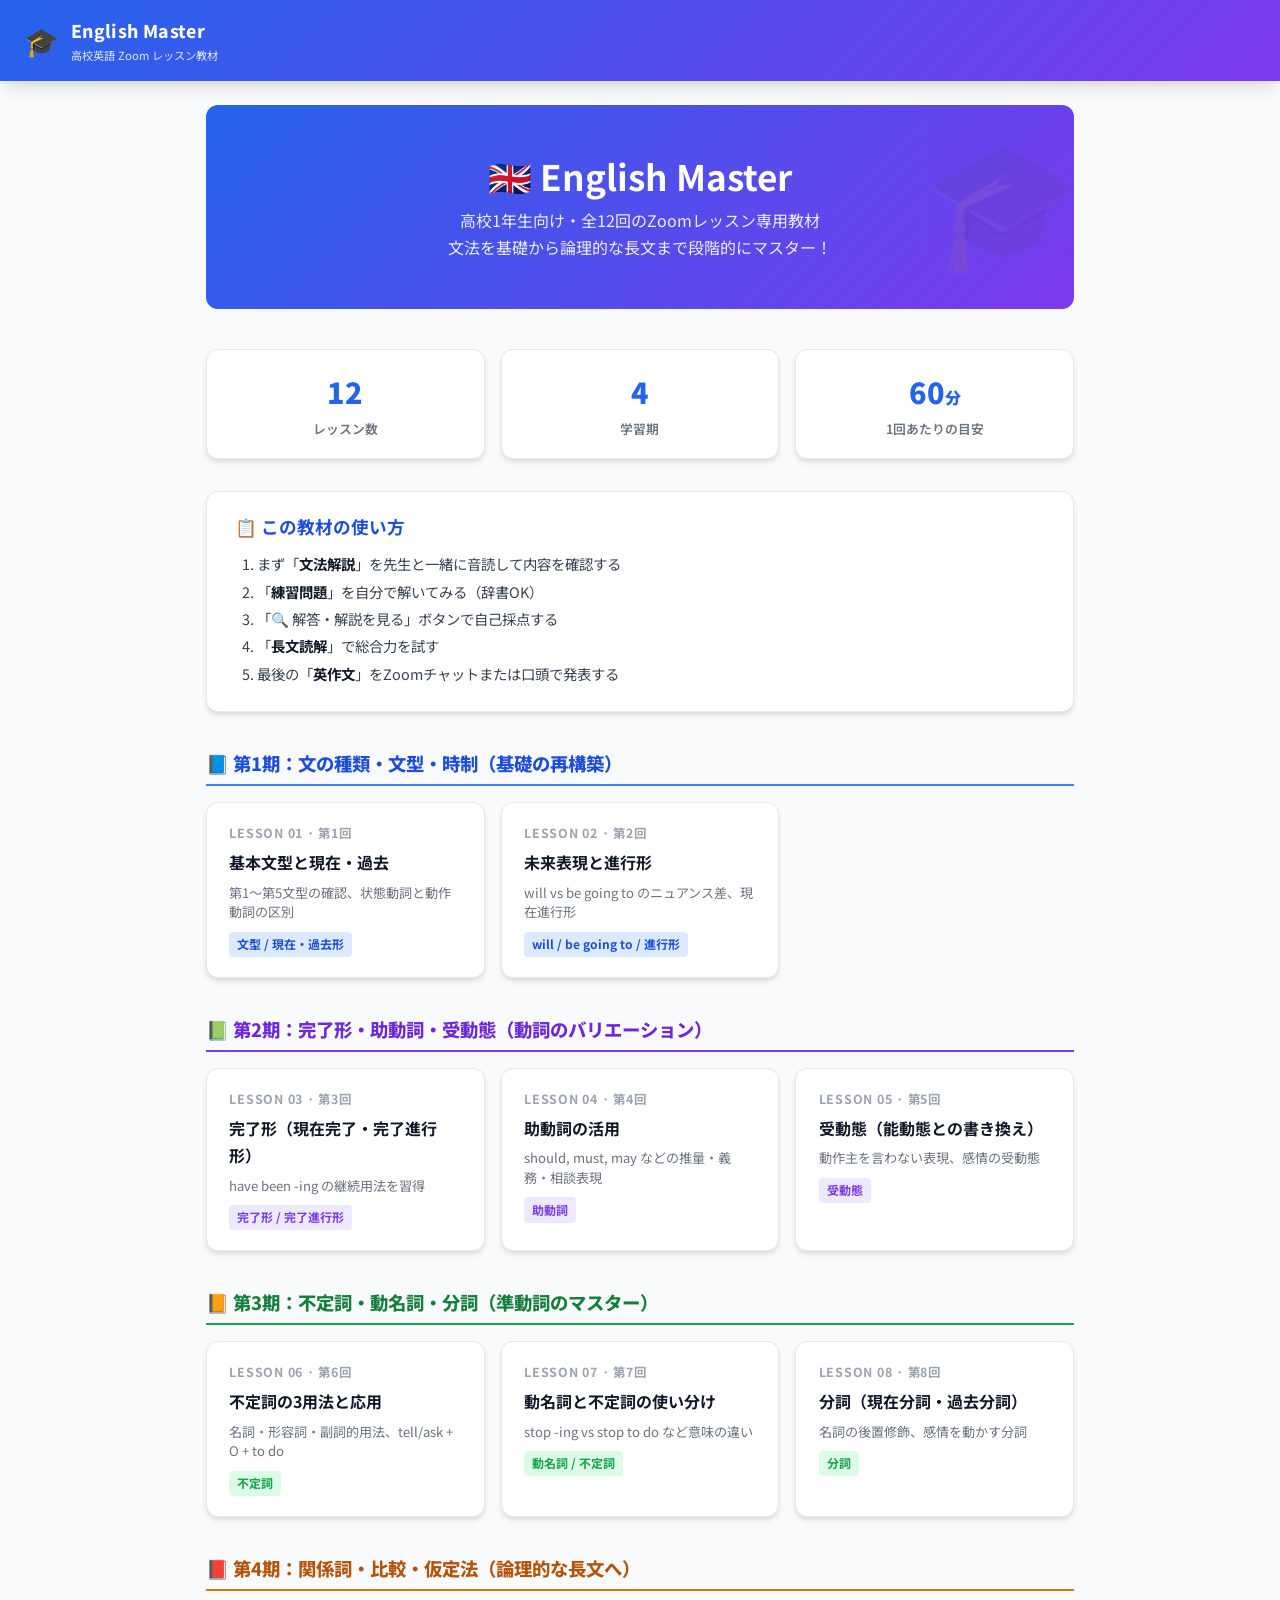
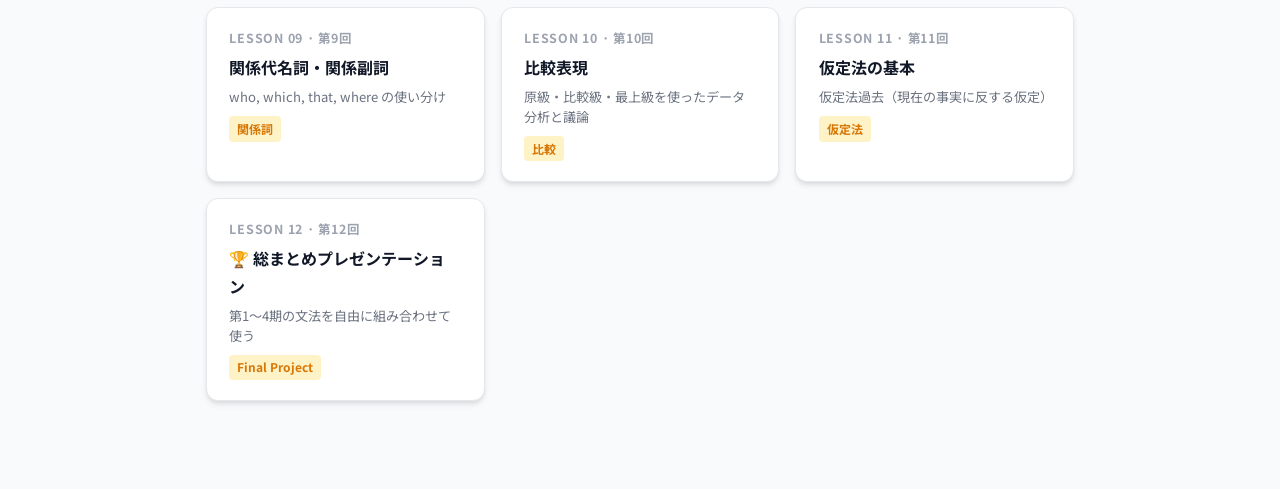
<file: index.html>
<!DOCTYPE html>
<html lang="ja">
<head>
  <meta charset="UTF-8">
  <meta name="viewport" content="width=device-width, initial-scale=1.0">
  <title>English Master 🇬🇧 | 高校英語 Zoom レッスン教材</title>
  <link rel="preconnect" href="https://fonts.googleapis.com">
  <link href="https://fonts.googleapis.com/css2?family=Noto+Sans+JP:wght@400;600;700;800&family=Inter:wght@400;600;700;800&display=swap" rel="stylesheet">
  <link rel="stylesheet" href="css/style.css">
  <style>
    .stats-row {
      display: grid;
      grid-template-columns: repeat(3, 1fr);
      gap: 1rem;
      margin-bottom: 2rem;
    }
    .stat-card {
      background: #fff;
      border-radius: var(--radius);
      padding: 1.1rem;
      text-align: center;
      box-shadow: var(--shadow);
      border: 1.5px solid var(--gray-200);
    }
    .stat-card .stat-num { font-size: 1.8rem; font-weight: 900; color: var(--primary); }
    .stat-card .stat-label { font-size: .8rem; color: var(--gray-500); font-weight: 600; margin-top: .1rem; }
    .how-to {
      background: #fff;
      border-radius: var(--radius);
      padding: 1.5rem 1.75rem;
      box-shadow: var(--shadow);
      border: 1.5px solid var(--gray-200);
      margin-bottom: 2.5rem;
    }
    .how-to h2 { font-size: 1.1rem; margin-bottom: .75rem; color: var(--primary-dark); display: flex; align-items: center; gap: .4rem; }
    .how-to ol { padding-left: 1.4rem; color: var(--gray-700); font-size: .9rem; line-height: 1.9; }
    @media(max-width:640px){ .stats-row{grid-template-columns:1fr 1fr;} }
  </style>
</head>
<body>
  <header class="site-header">
    <a href="index.html" class="logo">
      <span class="logo-icon">🎓</span>
      <span>
        <span class="logo-text">English Master</span>
        <span class="logo-sub">高校英語 Zoom レッスン教材</span>
      </span>
    </a>
  </header>

  <main class="container">
    <!-- Hero -->
    <section class="home-hero">
      <h1>🇬🇧 English Master</h1>
      <p>高校1年生向け・全12回のZoomレッスン専用教材<br>文法を基礎から論理的な長文まで段階的にマスター！</p>
    </section>

    <!-- Stats -->
    <div class="stats-row">
      <div class="stat-card"><div class="stat-num">12</div><div class="stat-label">レッスン数</div></div>
      <div class="stat-card"><div class="stat-num">4</div><div class="stat-label">学習期</div></div>
      <div class="stat-card"><div class="stat-num">60<small style="font-size:1rem">分</small></div><div class="stat-label">1回あたりの目安</div></div>
    </div>

    <!-- How to use -->
    <div class="how-to">
      <h2>📋 この教材の使い方</h2>
      <ol>
        <li>まず「<strong>文法解説</strong>」を先生と一緒に音読して内容を確認する</li>
        <li>「<strong>練習問題</strong>」を自分で解いてみる（辞書OK）</li>
        <li>「🔍 解答・解説を見る」ボタンで自己採点する</li>
        <li>「<strong>長文読解</strong>」で総合力を試す</li>
        <li>最後の「<strong>英作文</strong>」をZoomチャットまたは口頭で発表する</li>
      </ol>
    </div>

    <!-- Phase 1 -->
    <section class="phase-section">
      <h2 class="phase-title phase-1">📘 第1期：文の種類・文型・時制（基礎の再構築）</h2>
      <div class="lesson-grid">
        <a href="lesson01.html" class="lesson-card">
          <div class="card-num">LESSON 01 · 第1回</div>
          <div class="card-title">基本文型と現在・過去</div>
          <div class="card-target">第1〜第5文型の確認、状態動詞と動作動詞の区別</div>
          <span class="card-badge badge-blue">文型 / 現在・過去形</span>
        </a>
        <a href="lesson02.html" class="lesson-card">
          <div class="card-num">LESSON 02 · 第2回</div>
          <div class="card-title">未来表現と進行形</div>
          <div class="card-target">will vs be going to のニュアンス差、現在進行形</div>
          <span class="card-badge badge-blue">will / be going to / 進行形</span>
        </a>
      </div>
    </section>

    <!-- Phase 2 -->
    <section class="phase-section">
      <h2 class="phase-title phase-2">📗 第2期：完了形・助動詞・受動態（動詞のバリエーション）</h2>
      <div class="lesson-grid">
        <a href="lesson03.html" class="lesson-card">
          <div class="card-num">LESSON 03 · 第3回</div>
          <div class="card-title">完了形（現在完了・完了進行形）</div>
          <div class="card-target">have been -ing の継続用法を習得</div>
          <span class="card-badge badge-purple">完了形 / 完了進行形</span>
        </a>
        <a href="lesson04.html" class="lesson-card">
          <div class="card-num">LESSON 04 · 第4回</div>
          <div class="card-title">助動詞の活用</div>
          <div class="card-target">should, must, may などの推量・義務・相談表現</div>
          <span class="card-badge badge-purple">助動詞</span>
        </a>
        <a href="lesson05.html" class="lesson-card">
          <div class="card-num">LESSON 05 · 第5回</div>
          <div class="card-title">受動態（能動態との書き換え）</div>
          <div class="card-target">動作主を言わない表現、感情の受動態</div>
          <span class="card-badge badge-purple">受動態</span>
        </a>
      </div>
    </section>

    <!-- Phase 3 -->
    <section class="phase-section">
      <h2 class="phase-title phase-3">📙 第3期：不定詞・動名詞・分詞（準動詞のマスター）</h2>
      <div class="lesson-grid">
        <a href="lesson06.html" class="lesson-card">
          <div class="card-num">LESSON 06 · 第6回</div>
          <div class="card-title">不定詞の3用法と応用</div>
          <div class="card-target">名詞・形容詞・副詞的用法、tell/ask + O + to do</div>
          <span class="card-badge badge-green">不定詞</span>
        </a>
        <a href="lesson07.html" class="lesson-card">
          <div class="card-num">LESSON 07 · 第7回</div>
          <div class="card-title">動名詞と不定詞の使い分け</div>
          <div class="card-target">stop -ing vs stop to do など意味の違い</div>
          <span class="card-badge badge-green">動名詞 / 不定詞</span>
        </a>
        <a href="lesson08.html" class="lesson-card">
          <div class="card-num">LESSON 08 · 第8回</div>
          <div class="card-title">分詞（現在分詞・過去分詞）</div>
          <div class="card-target">名詞の後置修飾、感情を動かす分詞</div>
          <span class="card-badge badge-green">分詞</span>
        </a>
      </div>
    </section>

    <!-- Phase 4 -->
    <section class="phase-section">
      <h2 class="phase-title phase-4">📕 第4期：関係詞・比較・仮定法（論理的な長文へ）</h2>
      <div class="lesson-grid">
        <a href="lesson09.html" class="lesson-card">
          <div class="card-num">LESSON 09 · 第9回</div>
          <div class="card-title">関係代名詞・関係副詞</div>
          <div class="card-target">who, which, that, where の使い分け</div>
          <span class="card-badge badge-orange">関係詞</span>
        </a>
        <a href="lesson10.html" class="lesson-card">
          <div class="card-num">LESSON 10 · 第10回</div>
          <div class="card-title">比較表現</div>
          <div class="card-target">原級・比較級・最上級を使ったデータ分析と議論</div>
          <span class="card-badge badge-orange">比較</span>
        </a>
        <a href="lesson11.html" class="lesson-card">
          <div class="card-num">LESSON 11 · 第11回</div>
          <div class="card-title">仮定法の基本</div>
          <div class="card-target">仮定法過去（現在の事実に反する仮定）</div>
          <span class="card-badge badge-orange">仮定法</span>
        </a>
        <a href="lesson12.html" class="lesson-card">
          <div class="card-num">LESSON 12 · 第12回</div>
          <div class="card-title">🏆 総まとめプレゼンテーション</div>
          <div class="card-target">第1〜4期の文法を自由に組み合わせて使う</div>
          <span class="card-badge badge-orange">Final Project</span>
        </a>
      </div>
    </section>
  </main>

  <script src="js/common.js"></script>
</body>
</html>
</file>
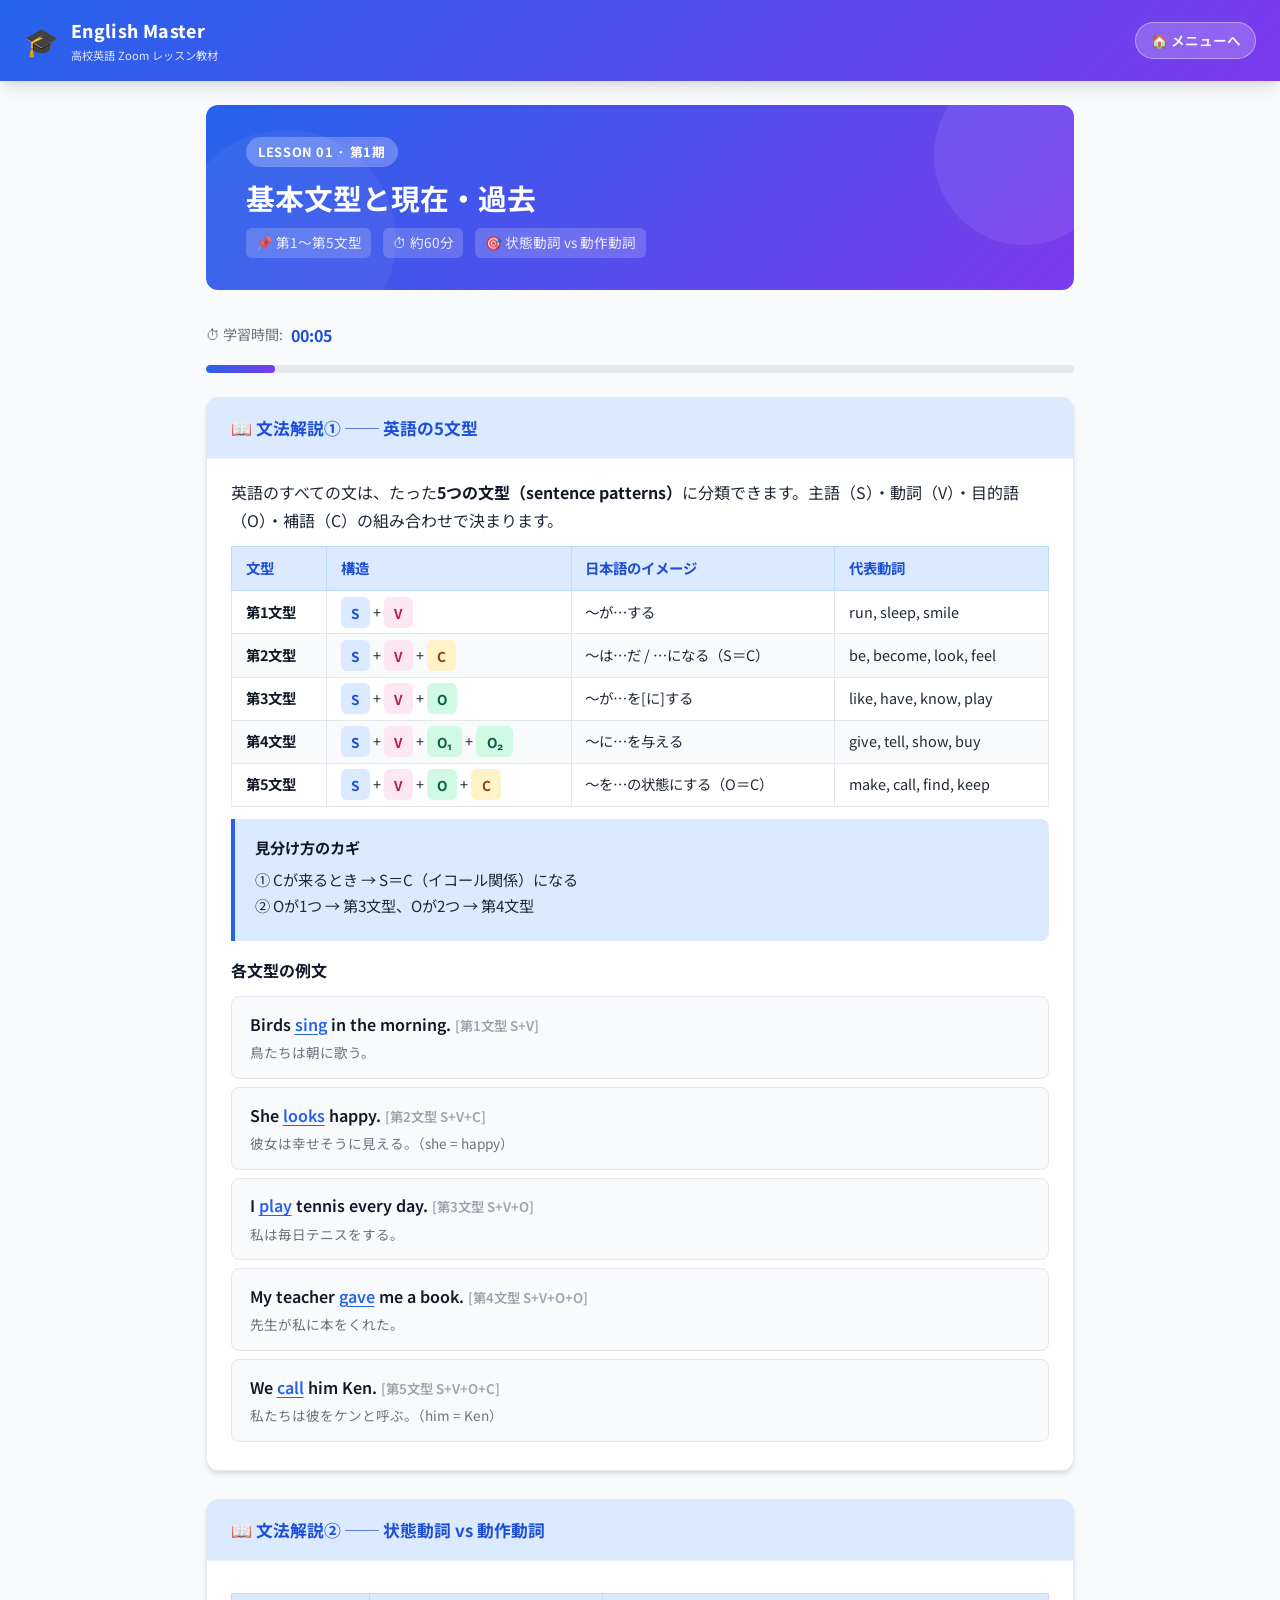
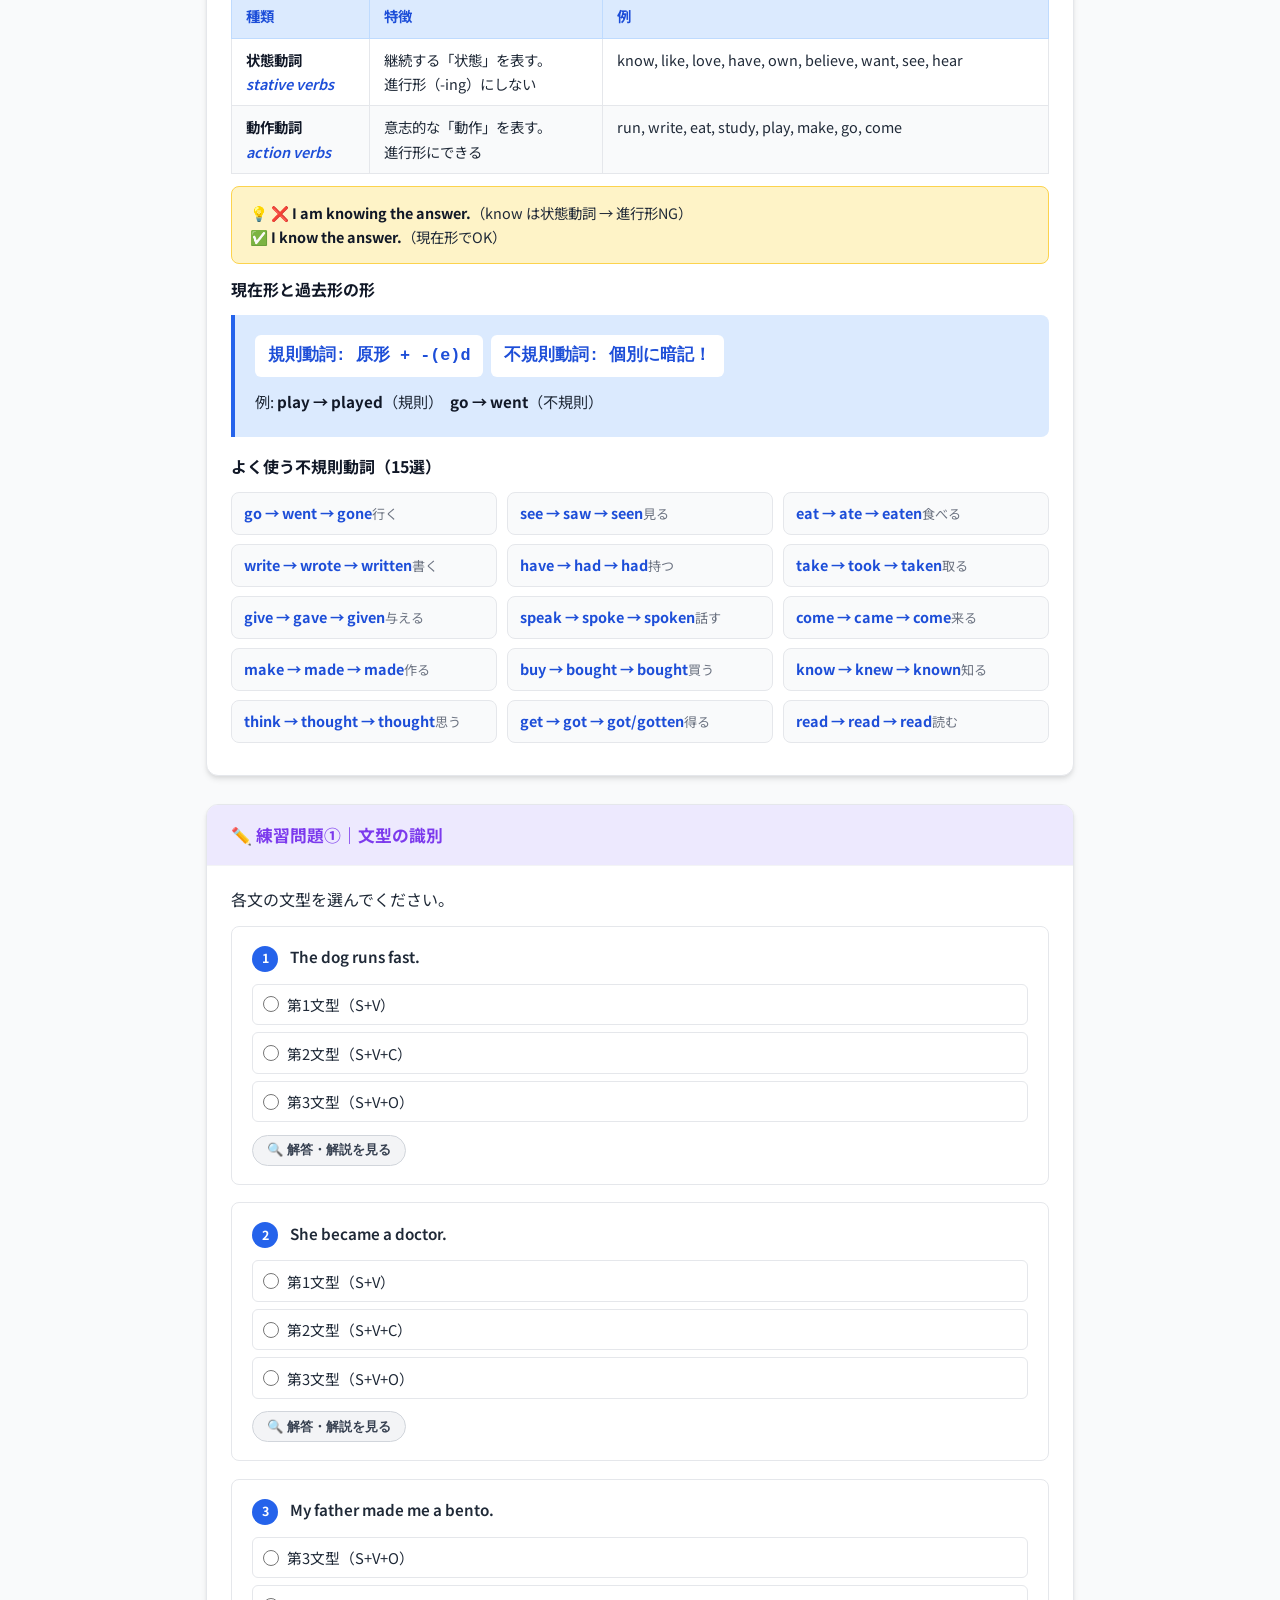
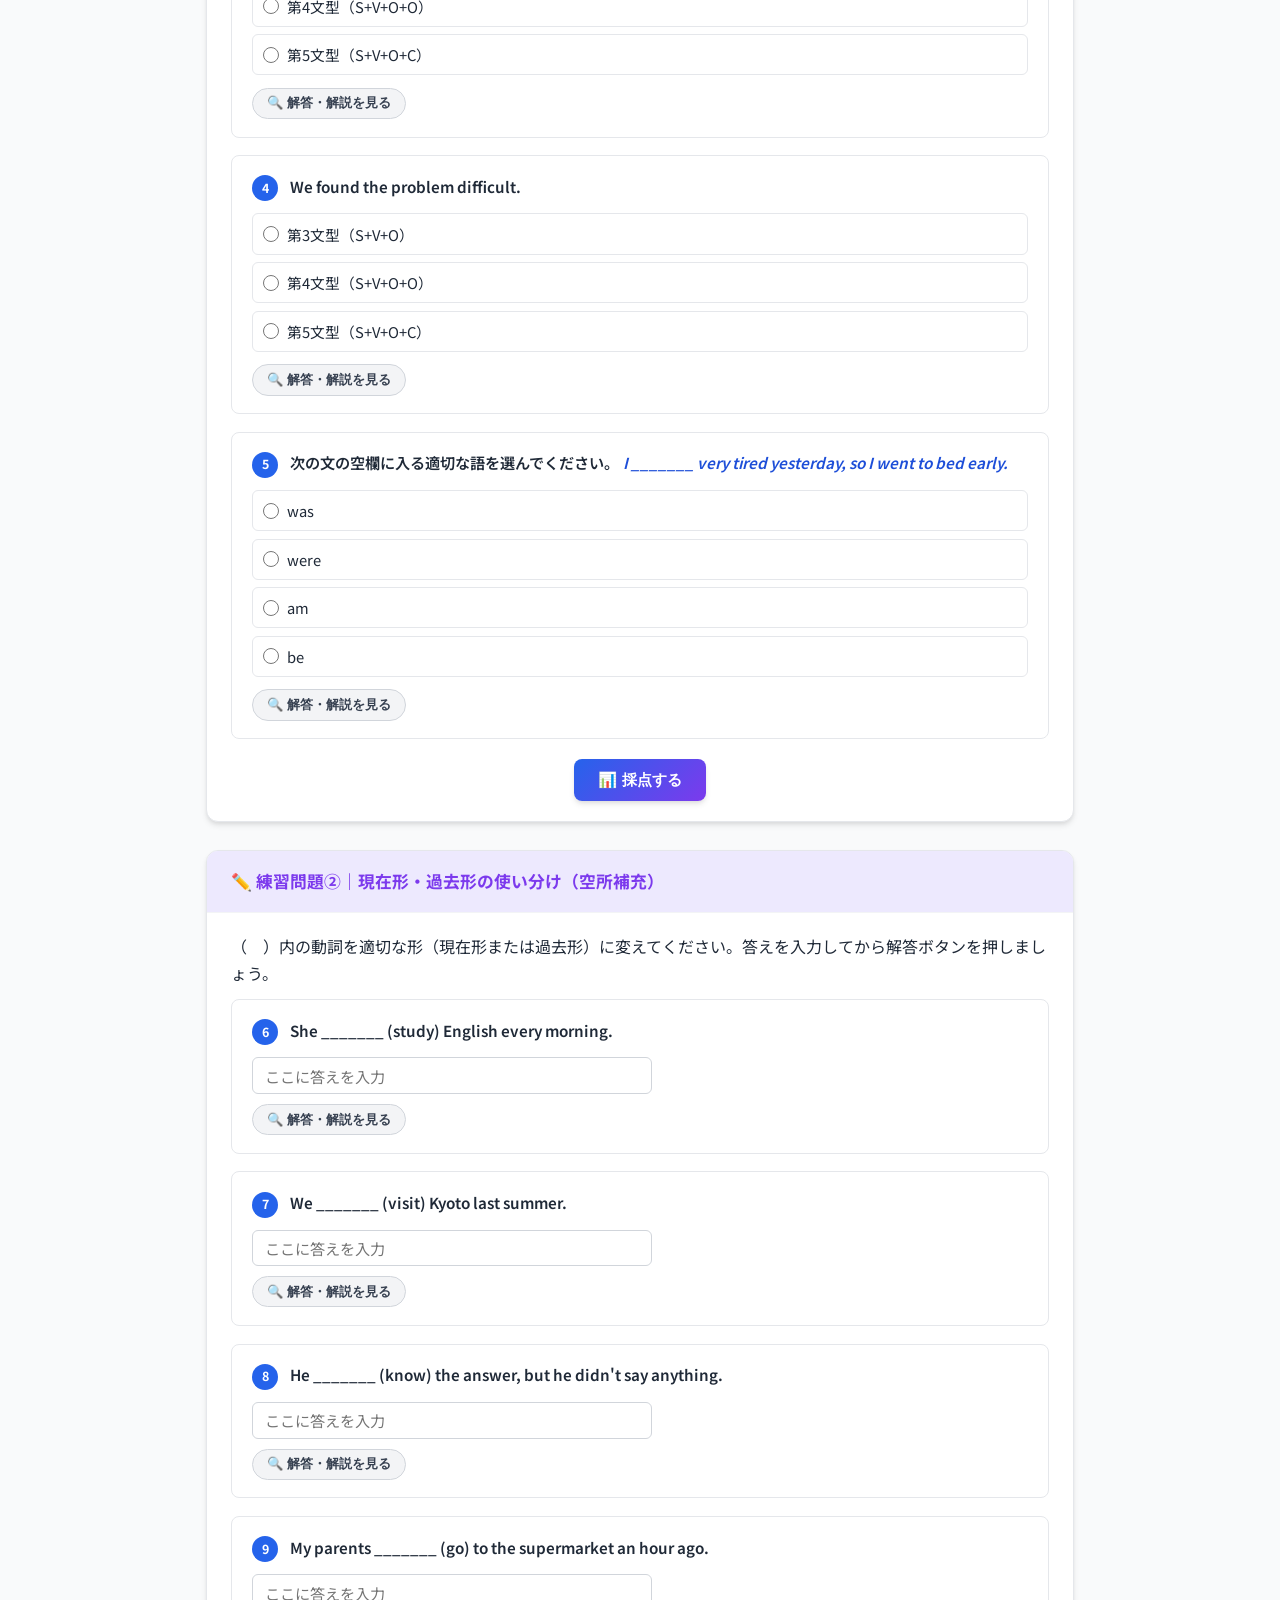
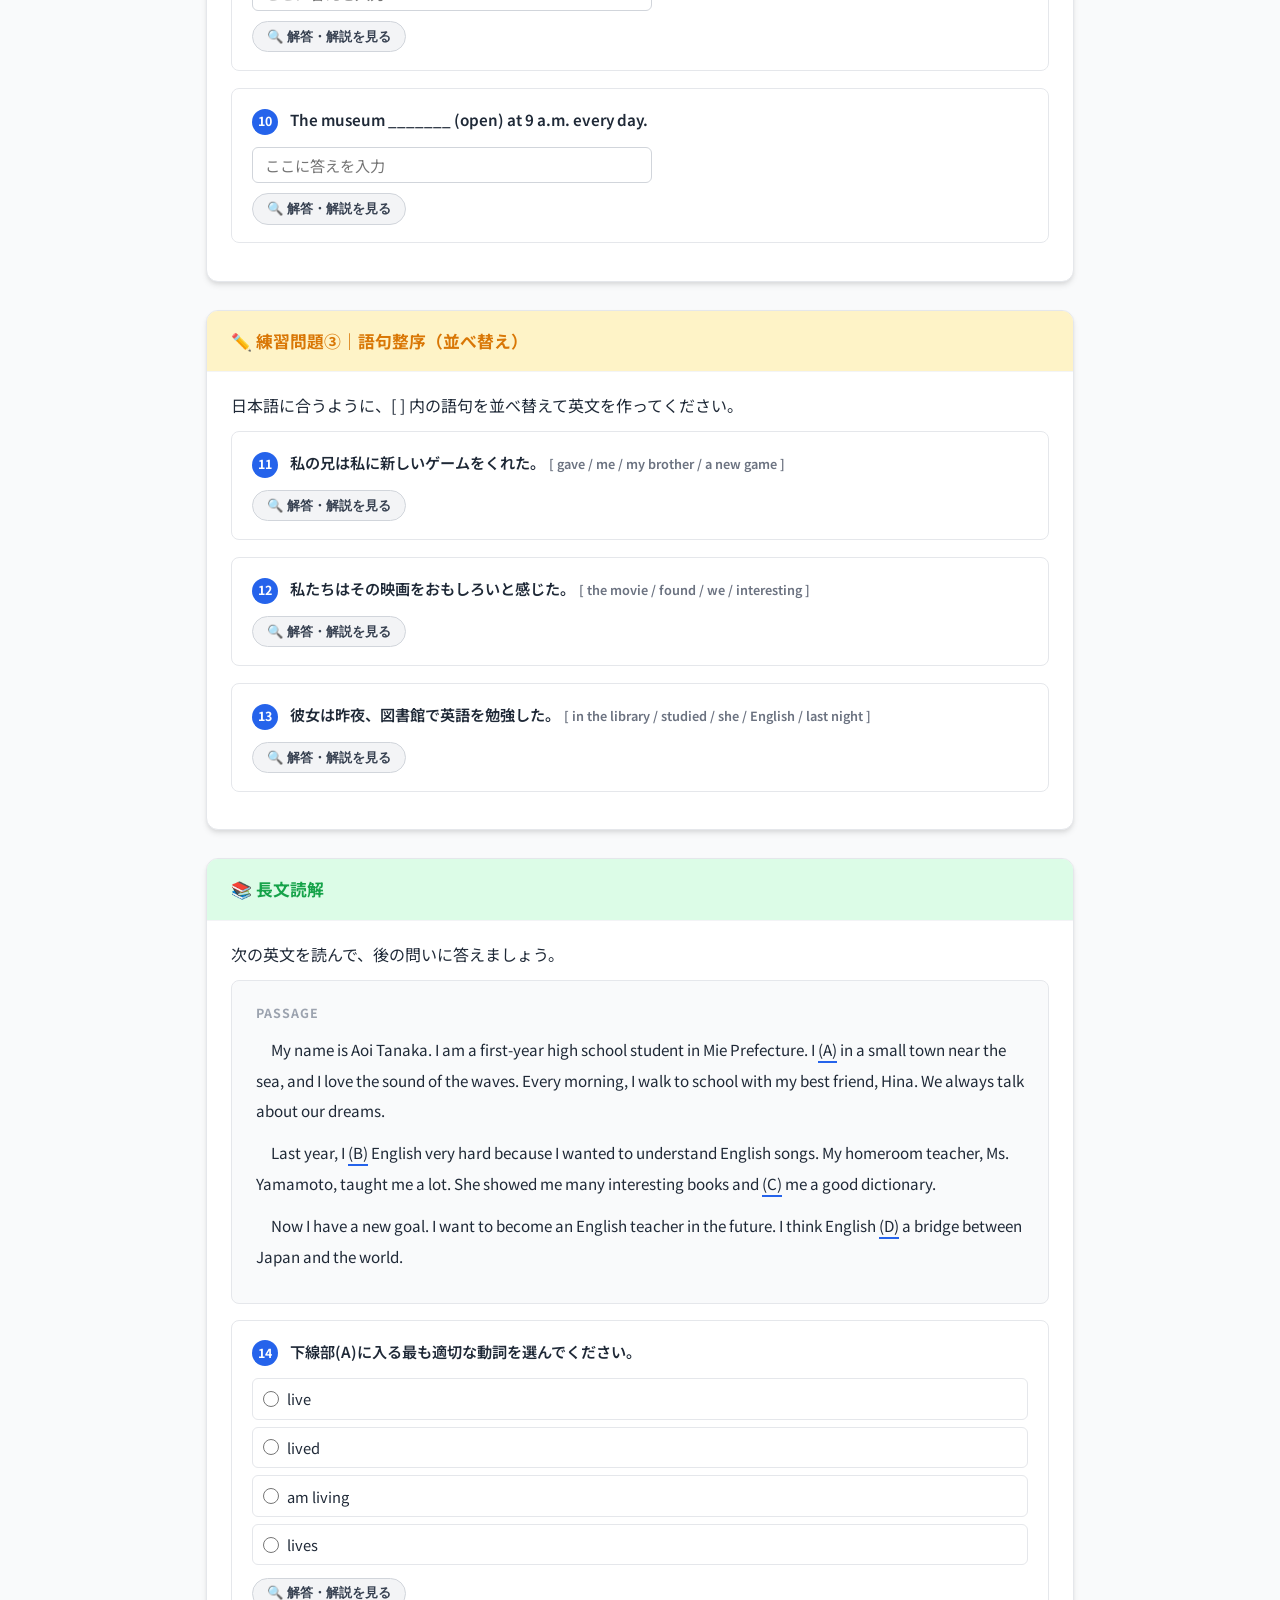
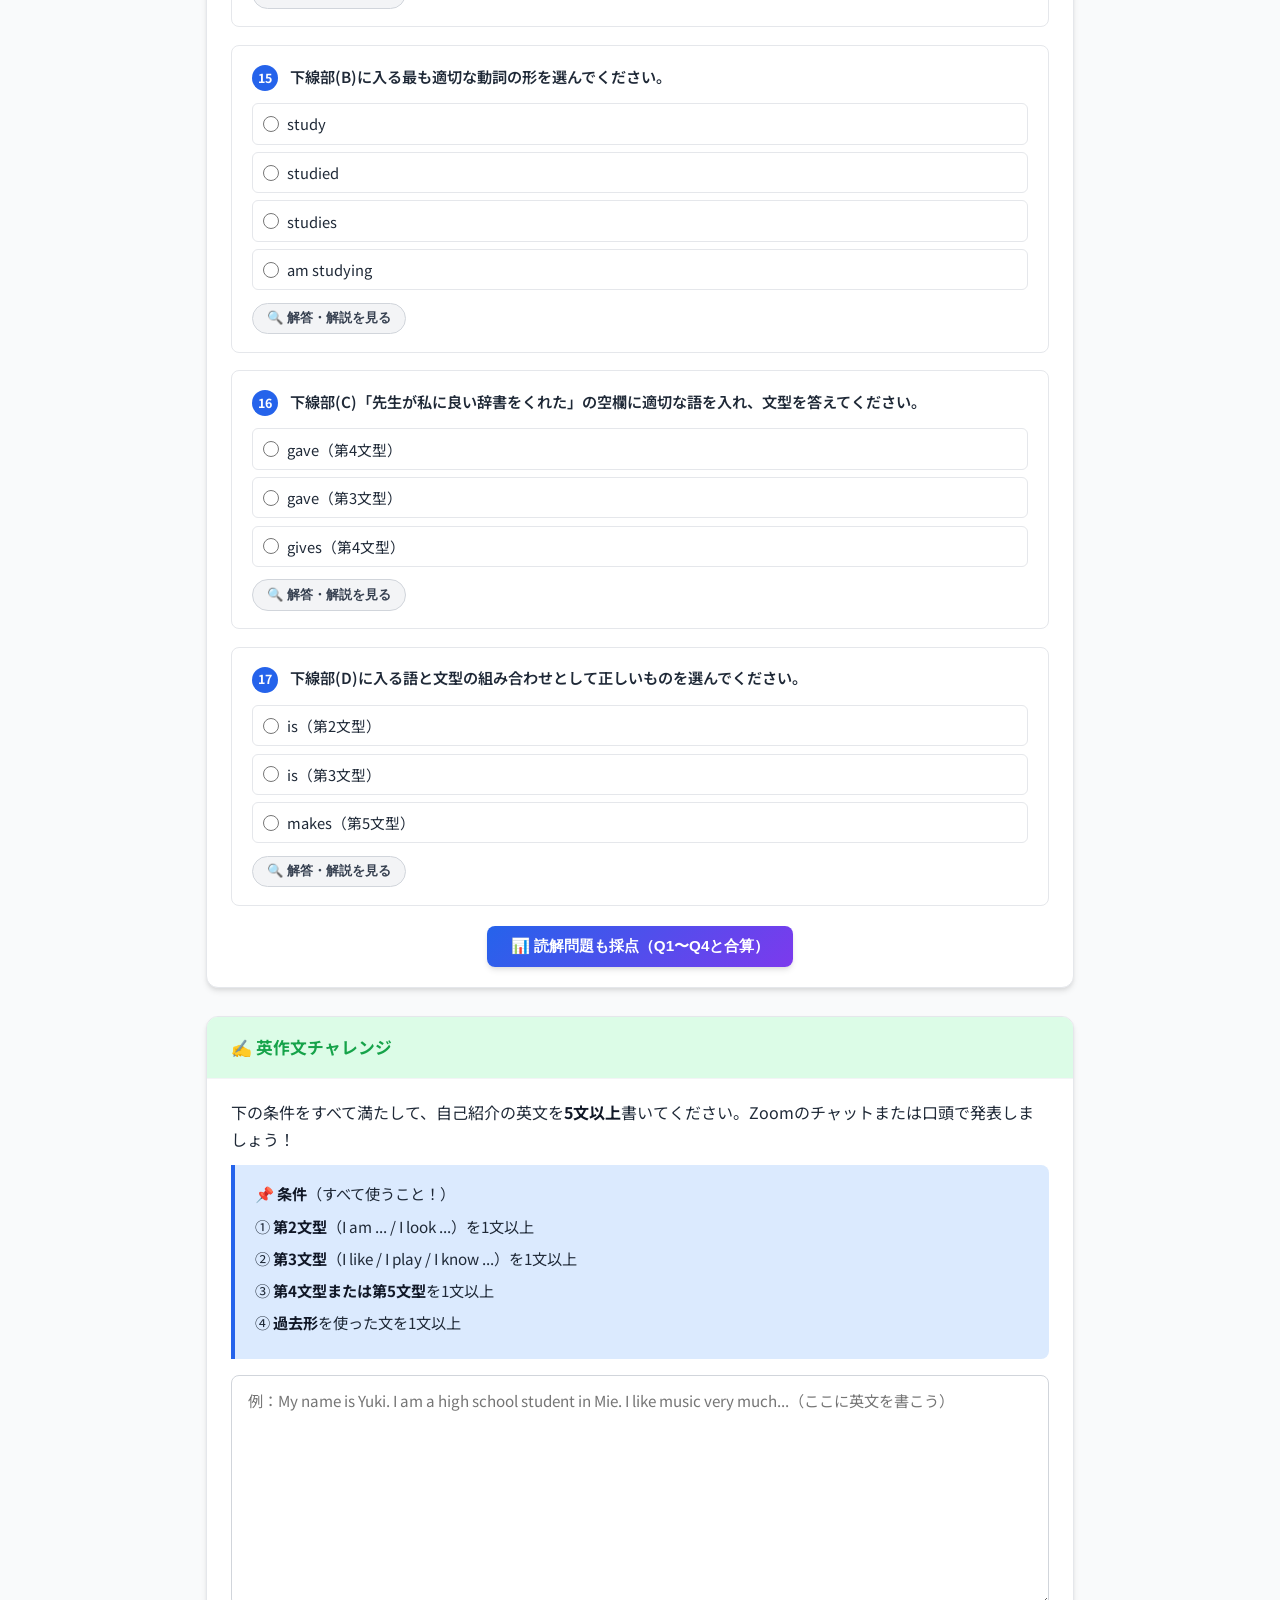
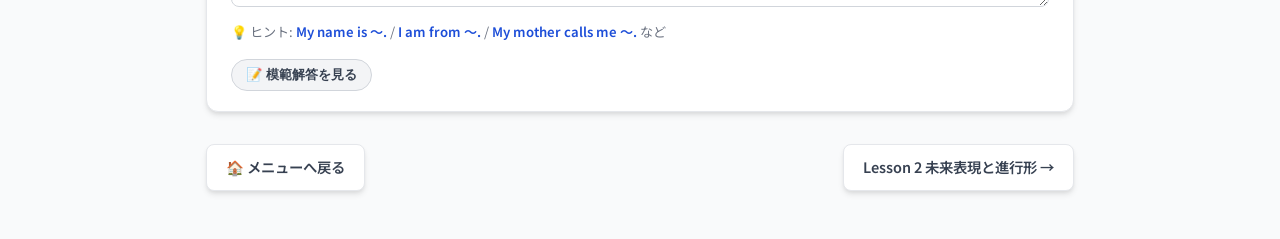
<file: lesson01.html>
<!DOCTYPE html>
<html lang="ja">
<head>
  <meta charset="UTF-8">
  <meta name="viewport" content="width=device-width, initial-scale=1.0">
  <title>Lesson 1 | 基本文型と現在・過去 - English Master</title>
  <link rel="preconnect" href="https://fonts.googleapis.com">
  <link href="https://fonts.googleapis.com/css2?family=Noto+Sans+JP:wght@400;600;700;800&family=Inter:wght@400;600;700;800&display=swap" rel="stylesheet">
  <link rel="stylesheet" href="css/style.css">
</head>
<body>
<header class="site-header">
  <a href="index.html" class="logo">
    <span class="logo-icon">🎓</span>
    <span>
      <span class="logo-text">English Master</span>
      <span class="logo-sub">高校英語 Zoom レッスン教材</span>
    </span>
  </a>
  <a href="index.html" class="btn-home">🏠 メニューへ</a>
</header>

<main class="container">

  <!-- Lesson Hero -->
  <div class="lesson-hero">
    <span class="lesson-badge">LESSON 01 · 第1期</span>
    <h1>基本文型と現在・過去</h1>
    <div class="lesson-meta">
      <span class="meta-tag">📌 第1〜第5文型</span>
      <span class="meta-tag">⏱ 約60分</span>
      <span class="meta-tag">🎯 状態動詞 vs 動作動詞</span>
    </div>
  </div>

  <!-- Timer -->
  <div class="timer-wrap">⏱ 学習時間: <span class="timer-num" id="timer">00:00</span></div>

  <!-- Progress -->
  <div class="progress-bar-wrap"><div class="progress-bar-fill" id="progress" style="width:0%"></div></div>

  <!-- ========== SECTION 1: Grammar ========== -->
  <section class="section-card theme-blue">
    <div class="section-card-header">📖 文法解説① ── 英語の5文型</div>
    <div class="section-card-body">

      <p>英語のすべての文は、たった<strong>5つの文型（sentence patterns）</strong>に分類できます。主語（S）・動詞（V）・目的語（O）・補語（C）の組み合わせで決まります。</p>

      <table class="grammar-table">
        <thead><tr><th>文型</th><th>構造</th><th>日本語のイメージ</th><th>代表動詞</th></tr></thead>
        <tbody>
          <tr><td><strong>第1文型</strong></td><td><span class="s-part s-s">S</span> + <span class="s-part s-v">V</span></td><td>〜が…する</td><td>run, sleep, smile</td></tr>
          <tr><td><strong>第2文型</strong></td><td><span class="s-part s-s">S</span> + <span class="s-part s-v">V</span> + <span class="s-part s-c">C</span></td><td>〜は…だ / …になる（S＝C）</td><td>be, become, look, feel</td></tr>
          <tr><td><strong>第3文型</strong></td><td><span class="s-part s-s">S</span> + <span class="s-part s-v">V</span> + <span class="s-part s-o">O</span></td><td>〜が…を[に]する</td><td>like, have, know, play</td></tr>
          <tr><td><strong>第4文型</strong></td><td><span class="s-part s-s">S</span> + <span class="s-part s-v">V</span> + <span class="s-part s-o">O₁</span> + <span class="s-part s-o">O₂</span></td><td>〜に…を与える</td><td>give, tell, show, buy</td></tr>
          <tr><td><strong>第5文型</strong></td><td><span class="s-part s-s">S</span> + <span class="s-part s-v">V</span> + <span class="s-part s-o">O</span> + <span class="s-part s-c">C</span></td><td>〜を…の状態にする（O＝C）</td><td>make, call, find, keep</td></tr>
        </tbody>
      </table>

      <div class="grammar-box">
        <p><strong>見分け方のカギ</strong></p>
        <p>① Cが来るとき → S＝C（イコール関係）になる<br>
           ② Oが1つ → 第3文型、Oが2つ → 第4文型</p>
      </div>

      <p><strong>各文型の例文</strong></p>

      <div class="example-box">
        <div class="eng">Birds <span class="highlight">sing</span> in the morning. <small style="color:var(--gray-400)">[第1文型 S+V]</small></div>
        <div class="jpn">鳥たちは朝に歌う。</div>
      </div>
      <div class="example-box">
        <div class="eng">She <span class="highlight">looks</span> happy. <small style="color:var(--gray-400)">[第2文型 S+V+C]</small></div>
        <div class="jpn">彼女は幸せそうに見える。（she = happy）</div>
      </div>
      <div class="example-box">
        <div class="eng">I <span class="highlight">play</span> tennis every day. <small style="color:var(--gray-400)">[第3文型 S+V+O]</small></div>
        <div class="jpn">私は毎日テニスをする。</div>
      </div>
      <div class="example-box">
        <div class="eng">My teacher <span class="highlight">gave</span> me a book. <small style="color:var(--gray-400)">[第4文型 S+V+O+O]</small></div>
        <div class="jpn">先生が私に本をくれた。</div>
      </div>
      <div class="example-box">
        <div class="eng">We <span class="highlight">call</span> him Ken. <small style="color:var(--gray-400)">[第5文型 S+V+O+C]</small></div>
        <div class="jpn">私たちは彼をケンと呼ぶ。（him = Ken）</div>
      </div>
    </div>
  </section>

  <!-- ========== SECTION 2: State vs Action verbs ========== -->
  <section class="section-card theme-blue">
    <div class="section-card-header">📖 文法解説② ── 状態動詞 vs 動作動詞</div>
    <div class="section-card-body">
      <table class="grammar-table">
        <thead><tr><th>種類</th><th>特徴</th><th>例</th></tr></thead>
        <tbody>
          <tr>
            <td><strong>状態動詞</strong><br><em>stative verbs</em></td>
            <td>継続する「状態」を表す。<br>進行形（-ing）にしない</td>
            <td>know, like, love, have, own, believe, want, see, hear</td>
          </tr>
          <tr>
            <td><strong>動作動詞</strong><br><em>action verbs</em></td>
            <td>意志的な「動作」を表す。<br>進行形にできる</td>
            <td>run, write, eat, study, play, make, go, come</td>
          </tr>
        </tbody>
      </table>
      <div class="point-box">
        <strong>❌ I am knowing the answer.</strong>（know は状態動詞 → 進行形NG）<br>
        <strong>✅ I know the answer.</strong>（現在形でOK）
      </div>

      <p><strong>現在形と過去形の形</strong></p>
      <div class="grammar-box">
        <div class="formula">規則動詞: 原形 + -(e)d</div>&nbsp;
        <div class="formula">不規則動詞: 個別に暗記！</div>
        <p style="margin-top:.5rem">例: <strong>play → played</strong>（規則）　<strong>go → went</strong>（不規則）</p>
      </div>

      <p><strong>よく使う不規則動詞（15選）</strong></p>
      <div class="vocab-grid">
        <div class="vocab-item"><span class="word">go → went → gone</span><span class="meaning">行く</span></div>
        <div class="vocab-item"><span class="word">see → saw → seen</span><span class="meaning">見る</span></div>
        <div class="vocab-item"><span class="word">eat → ate → eaten</span><span class="meaning">食べる</span></div>
        <div class="vocab-item"><span class="word">write → wrote → written</span><span class="meaning">書く</span></div>
        <div class="vocab-item"><span class="word">have → had → had</span><span class="meaning">持つ</span></div>
        <div class="vocab-item"><span class="word">take → took → taken</span><span class="meaning">取る</span></div>
        <div class="vocab-item"><span class="word">give → gave → given</span><span class="meaning">与える</span></div>
        <div class="vocab-item"><span class="word">speak → spoke → spoken</span><span class="meaning">話す</span></div>
        <div class="vocab-item"><span class="word">come → came → come</span><span class="meaning">来る</span></div>
        <div class="vocab-item"><span class="word">make → made → made</span><span class="meaning">作る</span></div>
        <div class="vocab-item"><span class="word">buy → bought → bought</span><span class="meaning">買う</span></div>
        <div class="vocab-item"><span class="word">know → knew → known</span><span class="meaning">知る</span></div>
        <div class="vocab-item"><span class="word">think → thought → thought</span><span class="meaning">思う</span></div>
        <div class="vocab-item"><span class="word">get → got → got/gotten</span><span class="meaning">得る</span></div>
        <div class="vocab-item"><span class="word">read → read → read</span><span class="meaning">読む</span></div>
      </div>
    </div>
  </section>

  <!-- ========== SECTION 3: Practice ========== -->
  <section class="section-card theme-purple">
    <div class="section-card-header">✏️ 練習問題①｜文型の識別</div>
    <div class="section-card-body">
      <p>各文の文型を選んでください。</p>
      <form id="mcq-form1">

        <!-- Q1 -->
        <div class="quiz-item">
          <div class="quiz-question"><span class="quiz-number">1</span>The dog runs fast.</div>
          <div class="quiz-options">
            <label class="quiz-option"><input type="radio" name="q1" data-correct="true"> 第1文型（S+V）</label>
            <label class="quiz-option"><input type="radio" name="q1"> 第2文型（S+V+C）</label>
            <label class="quiz-option"><input type="radio" name="q1"> 第3文型（S+V+O）</label>
          </div>
          <div class="answer-section">
            <button type="button" class="btn-answer" onclick="toggleAnswer(this,'ans1')">🔍 解答・解説を見る</button>
            <div id="ans1" class="answer-content hidden">
              <div class="correct-ans">✅ 正解：第1文型（S+V）</div>
              <div class="explanation">The dog（S）＋ runs（V）＋ fast（M:副詞）。fastは修飾語（M）なので文型には含めません。動詞の後に目的語も補語もないので第1文型です。</div>
            </div>
          </div>
        </div>

        <!-- Q2 -->
        <div class="quiz-item">
          <div class="quiz-question"><span class="quiz-number">2</span>She became a doctor.</div>
          <div class="quiz-options">
            <label class="quiz-option"><input type="radio" name="q2"> 第1文型（S+V）</label>
            <label class="quiz-option"><input type="radio" name="q2" data-correct="true"> 第2文型（S+V+C）</label>
            <label class="quiz-option"><input type="radio" name="q2"> 第3文型（S+V+O）</label>
          </div>
          <div class="answer-section">
            <button type="button" class="btn-answer" onclick="toggleAnswer(this,'ans2')">🔍 解答・解説を見る</button>
            <div id="ans2" class="answer-content hidden">
              <div class="correct-ans">✅ 正解：第2文型（S+V+C）</div>
              <div class="explanation">She（S）＋ became（V）＋ a doctor（C）。She = a doctor の関係が成り立つので補語（C）です。become は第2文型を作る代表的な動詞。</div>
            </div>
          </div>
        </div>

        <!-- Q3 -->
        <div class="quiz-item">
          <div class="quiz-question"><span class="quiz-number">3</span>My father made me a bento.</div>
          <div class="quiz-options">
            <label class="quiz-option"><input type="radio" name="q3"> 第3文型（S+V+O）</label>
            <label class="quiz-option"><input type="radio" name="q3" data-correct="true"> 第4文型（S+V+O+O）</label>
            <label class="quiz-option"><input type="radio" name="q3"> 第5文型（S+V+O+C）</label>
          </div>
          <div class="answer-section">
            <button type="button" class="btn-answer" onclick="toggleAnswer(this,'ans3')">🔍 解答・解説を見る</button>
            <div id="ans3" class="answer-content hidden">
              <div class="correct-ans">✅ 正解：第4文型（S+V+O+O）</div>
              <div class="explanation">My father（S）＋ made（V）＋ me（O₁）＋ a bento（O₂）。「私にお弁当を作ってくれた」。me ≠ a bento なのでOがふたつ（第4文型）。</div>
            </div>
          </div>
        </div>

        <!-- Q4 -->
        <div class="quiz-item">
          <div class="quiz-question"><span class="quiz-number">4</span>We found the problem difficult.</div>
          <div class="quiz-options">
            <label class="quiz-option"><input type="radio" name="q4"> 第3文型（S+V+O）</label>
            <label class="quiz-option"><input type="radio" name="q4"> 第4文型（S+V+O+O）</label>
            <label class="quiz-option"><input type="radio" name="q4" data-correct="true"> 第5文型（S+V+O+C）</label>
          </div>
          <div class="answer-section">
            <button type="button" class="btn-answer" onclick="toggleAnswer(this,'ans4')">🔍 解答・解説を見る</button>
            <div id="ans4" class="answer-content hidden">
              <div class="correct-ans">✅ 正解：第5文型（S+V+O+C）</div>
              <div class="explanation">We（S）＋ found（V）＋ the problem（O）＋ difficult（C）。the problem = difficult の関係が成り立つので補語（C）。第5文型の find は「〜を…だと分かる」の意味。</div>
            </div>
          </div>
        </div>

        <!-- Q5 -->
        <div class="quiz-item">
          <div class="quiz-question"><span class="quiz-number">5</span>次の文の空欄に入る適切な語を選んでください。<br><em>I _______ very tired yesterday, so I went to bed early.</em></div>
          <div class="quiz-options">
            <label class="quiz-option"><input type="radio" name="q5" data-correct="true"> was</label>
            <label class="quiz-option"><input type="radio" name="q5"> were</label>
            <label class="quiz-option"><input type="radio" name="q5"> am</label>
            <label class="quiz-option"><input type="radio" name="q5"> be</label>
          </div>
          <div class="answer-section">
            <button type="button" class="btn-answer" onclick="toggleAnswer(this,'ans5')">🔍 解答・解説を見る</button>
            <div id="ans5" class="answer-content hidden">
              <div class="correct-ans">✅ 正解：was</div>
              <div class="explanation">yesterday（昨日）という過去を示す語があるので過去形が必要。主語が I なので be動詞の過去形は was。were は you / they などに使います。</div>
            </div>
          </div>
        </div>

        <div style="text-align:center; margin-top:1.25rem;">
          <button type="button" class="btn-check-all" onclick="calcScore('mcq-form1','score1')">📊 採点する</button>
        </div>
        <div id="score1"></div>
      </form>
    </div>
  </section>

  <!-- ========== SECTION 4: Fill in blanks ========== -->
  <section class="section-card theme-purple">
    <div class="section-card-header">✏️ 練習問題②｜現在形・過去形の使い分け（空所補充）</div>
    <div class="section-card-body">
      <p>（　）内の動詞を適切な形（現在形または過去形）に変えてください。答えを入力してから解答ボタンを押しましょう。</p>

      <!-- Q6 -->
      <div class="quiz-item">
        <div class="quiz-question"><span class="quiz-number">6</span>She _______ (study) English every morning.</div>
        <input class="fill-input" id="fill1" placeholder="ここに答えを入力" oninput="checkFill(this,'studies')">
        <div class="answer-section" style="margin-top:.6rem">
          <button type="button" class="btn-answer" onclick="toggleAnswer(this,'ans6')">🔍 解答・解説を見る</button>
          <div id="ans6" class="answer-content hidden">
            <div class="correct-ans">✅ 正解：studies</div>
            <div class="explanation">every morning（毎朝）は習慣を表すので<strong>現在形</strong>。主語が she なので三単現の -s が必要。study は語尾が子音＋y なので -ies に変化します（study → studies）。</div>
          </div>
        </div>
      </div>

      <!-- Q7 -->
      <div class="quiz-item">
        <div class="quiz-question"><span class="quiz-number">7</span>We _______ (visit) Kyoto last summer.</div>
        <input class="fill-input" id="fill2" placeholder="ここに答えを入力" oninput="checkFill(this,'visited')">
        <div class="answer-section" style="margin-top:.6rem">
          <button type="button" class="btn-answer" onclick="toggleAnswer(this,'ans7')">🔍 解答・解説を見る</button>
          <div id="ans7" class="answer-content hidden">
            <div class="correct-ans">✅ 正解：visited</div>
            <div class="explanation">last summer（昨年の夏）は過去を示す表現。visit は規則動詞なので -ed をつけて visited。</div>
          </div>
        </div>
      </div>

      <!-- Q8 -->
      <div class="quiz-item">
        <div class="quiz-question"><span class="quiz-number">8</span>He _______ (know) the answer, but he didn't say anything.</div>
        <input class="fill-input" id="fill3" placeholder="ここに答えを入力" oninput="checkFill(this,'knew')">
        <div class="answer-section" style="margin-top:.6rem">
          <button type="button" class="btn-answer" onclick="toggleAnswer(this,'ans8')">🔍 解答・解説を見る</button>
          <div id="ans8" class="answer-content hidden">
            <div class="correct-ans">✅ 正解：knew</div>
            <div class="explanation">didn't say（過去）と時制を合わせて過去形。know は不規則動詞で過去形は knew。状態動詞なので進行形（knowing）にしないこと！</div>
          </div>
        </div>
      </div>

      <!-- Q9 -->
      <div class="quiz-item">
        <div class="quiz-question"><span class="quiz-number">9</span>My parents _______ (go) to the supermarket an hour ago.</div>
        <input class="fill-input" id="fill4" placeholder="ここに答えを入力" oninput="checkFill(this,'went')">
        <div class="answer-section" style="margin-top:.6rem">
          <button type="button" class="btn-answer" onclick="toggleAnswer(this,'ans9')">🔍 解答・解説を見る</button>
          <div id="ans9" class="answer-content hidden">
            <div class="correct-ans">✅ 正解：went</div>
            <div class="explanation">an hour ago（1時間前）は過去を表す。go の過去形は went（不規則）。goed ではありません！</div>
          </div>
        </div>
      </div>

      <!-- Q10 -->
      <div class="quiz-item">
        <div class="quiz-question"><span class="quiz-number">10</span>The museum _______ (open) at 9 a.m. every day.</div>
        <input class="fill-input" id="fill5" placeholder="ここに答えを入力" oninput="checkFill(this,'opens')">
        <div class="answer-section" style="margin-top:.6rem">
          <button type="button" class="btn-answer" onclick="toggleAnswer(this,'ans10')">🔍 解答・解説を見る</button>
          <div id="ans10" class="answer-content hidden">
            <div class="correct-ans">✅ 正解：opens</div>
            <div class="explanation">every day（毎日）＝習慣・事実 → 現在形。主語が The museum（3人称単数）なので -s をつけて opens。</div>
          </div>
        </div>
      </div>
    </div>
  </section>

  <!-- ========== SECTION 5: 並べ替え ========== -->
  <section class="section-card theme-orange">
    <div class="section-card-header">✏️ 練習問題③｜語句整序（並べ替え）</div>
    <div class="section-card-body">
      <p>日本語に合うように、[ ] 内の語句を並べ替えて英文を作ってください。</p>

      <div class="quiz-item">
        <div class="quiz-question"><span class="quiz-number">11</span>私の兄は私に新しいゲームをくれた。<br><small style="color:var(--gray-500)">[ gave / me / my brother / a new game ]</small></div>
        <div class="answer-section">
          <button type="button" class="btn-answer" onclick="toggleAnswer(this,'ans11')">🔍 解答・解説を見る</button>
          <div id="ans11" class="answer-content hidden">
            <div class="correct-ans">✅ My brother gave me a new game.</div>
            <div class="explanation">第4文型（S+V+O₁+O₂）。give + 人 + 物 の語順。「兄が（私に）（新しいゲームを）くれた」。</div>
          </div>
        </div>
      </div>

      <div class="quiz-item">
        <div class="quiz-question"><span class="quiz-number">12</span>私たちはその映画をおもしろいと感じた。<br><small style="color:var(--gray-500)">[ the movie / found / we / interesting ]</small></div>
        <div class="answer-section">
          <button type="button" class="btn-answer" onclick="toggleAnswer(this,'ans12')">🔍 解答・解説を見る</button>
          <div id="ans12" class="answer-content hidden">
            <div class="correct-ans">✅ We found the movie interesting.</div>
            <div class="explanation">第5文型（S+V+O+C）。find + O + C（形容詞）で「OをCだと分かる/感じる」。the movie = interesting の関係。</div>
          </div>
        </div>
      </div>

      <div class="quiz-item">
        <div class="quiz-question"><span class="quiz-number">13</span>彼女は昨夜、図書館で英語を勉強した。<br><small style="color:var(--gray-500)">[ in the library / studied / she / English / last night ]</small></div>
        <div class="answer-section">
          <button type="button" class="btn-answer" onclick="toggleAnswer(this,'ans13')">🔍 解答・解説を見る</button>
          <div id="ans13" class="answer-content hidden">
            <div class="correct-ans">✅ She studied English in the library last night.</div>
            <div class="explanation">第3文型（S+V+O）。修飾語（場所 → 時）の語順が自然。study の過去形は studied（規則変化）。</div>
          </div>
        </div>
      </div>
    </div>
  </section>

  <!-- ========== SECTION 6: Reading ========== -->
  <section class="section-card theme-green">
    <div class="section-card-header">📚 長文読解</div>
    <div class="section-card-body">
      <p>次の英文を読んで、後の問いに答えましょう。</p>

      <div class="reading-passage">
        <div class="passage-num">PASSAGE</div>
        <p>　My name is Aoi Tanaka. I am a first-year high school student in Mie Prefecture. I <span class="underline">(A)</span> in a small town near the sea, and I love the sound of the waves. Every morning, I walk to school with my best friend, Hina. We always talk about our dreams.</p>
        <p>　Last year, I <span class="underline">(B)</span> English very hard because I wanted to understand English songs. My homeroom teacher, Ms. Yamamoto, taught me a lot. She showed me many interesting books and <span class="underline">(C)</span> me a good dictionary.</p>
        <p>　Now I have a new goal. I want to become an English teacher in the future. I think English <span class="underline">(D)</span> a bridge between Japan and the world.</p>
      </div>

      <!-- Reading Q1 -->
      <div class="quiz-item">
        <div class="quiz-question"><span class="quiz-number">14</span>下線部(A)に入る最も適切な動詞を選んでください。</div>
        <div class="quiz-options">
          <label class="quiz-option"><input type="radio" name="rq1" data-correct="true"> live</label>
          <label class="quiz-option"><input type="radio" name="rq1"> lived</label>
          <label class="quiz-option"><input type="radio" name="rq1"> am living</label>
          <label class="quiz-option"><input type="radio" name="rq1"> lives</label>
        </div>
        <div class="answer-section">
          <button type="button" class="btn-answer" onclick="toggleAnswer(this,'rans1')">🔍 解答・解説を見る</button>
          <div id="rans1" class="answer-content hidden">
            <div class="correct-ans">✅ 正解：live</div>
            <div class="explanation">現在の居住地を表すので現在形。主語が I なので三単現の -s は不要。live は動作動詞ですが「住んでいる（状態）」を表すときは現在進行形より現在形が自然です。</div>
          </div>
        </div>
      </div>

      <!-- Reading Q2 -->
      <div class="quiz-item">
        <div class="quiz-question"><span class="quiz-number">15</span>下線部(B)に入る最も適切な動詞の形を選んでください。</div>
        <div class="quiz-options">
          <label class="quiz-option"><input type="radio" name="rq2"> study</label>
          <label class="quiz-option"><input type="radio" name="rq2" data-correct="true"> studied</label>
          <label class="quiz-option"><input type="radio" name="rq2"> studies</label>
          <label class="quiz-option"><input type="radio" name="rq2"> am studying</label>
        </div>
        <div class="answer-section">
          <button type="button" class="btn-answer" onclick="toggleAnswer(this,'rans2')">🔍 解答・解説を見る</button>
          <div id="rans2" class="answer-content hidden">
            <div class="correct-ans">✅ 正解：studied</div>
            <div class="explanation">Last year（昨年）という過去の表現があるので過去形。study の過去形は studied（y → ied）。</div>
          </div>
        </div>
      </div>

      <!-- Reading Q3 -->
      <div class="quiz-item">
        <div class="quiz-question"><span class="quiz-number">16</span>下線部(C)「先生が私に良い辞書をくれた」の空欄に適切な語を入れ、文型を答えてください。</div>
        <div class="quiz-options">
          <label class="quiz-option"><input type="radio" name="rq3" data-correct="true"> gave（第4文型）</label>
          <label class="quiz-option"><input type="radio" name="rq3"> gave（第3文型）</label>
          <label class="quiz-option"><input type="radio" name="rq3"> gives（第4文型）</label>
        </div>
        <div class="answer-section">
          <button type="button" class="btn-answer" onclick="toggleAnswer(this,'rans3')">🔍 解答・解説を見る</button>
          <div id="rans3" class="answer-content hidden">
            <div class="correct-ans">✅ 正解：gave（第4文型）</div>
            <div class="explanation">showed と等位接続（and）なので過去形 gave。She gave me a good dictionary. は S+V+O₁(me)+O₂(a good dictionary) の第4文型。</div>
          </div>
        </div>
      </div>

      <!-- Reading Q4 -->
      <div class="quiz-item">
        <div class="quiz-question"><span class="quiz-number">17</span>下線部(D)に入る語と文型の組み合わせとして正しいものを選んでください。</div>
        <div class="quiz-options">
          <label class="quiz-option"><input type="radio" name="rq4" data-correct="true"> is（第2文型）</label>
          <label class="quiz-option"><input type="radio" name="rq4"> is（第3文型）</label>
          <label class="quiz-option"><input type="radio" name="rq4"> makes（第5文型）</label>
        </div>
        <div class="answer-section">
          <button type="button" class="btn-answer" onclick="toggleAnswer(this,'rans4')">🔍 解答・解説を見る</button>
          <div id="rans4" class="answer-content hidden">
            <div class="correct-ans">✅ 正解：is（第2文型）</div>
            <div class="explanation">English（S）＋ is（V）＋ a bridge（C）。English = a bridge の関係が成り立つ第2文型（S+V+C）。be動詞は第2文型の代表的な動詞です。</div>
          </div>
        </div>
      </div>

      <div style="text-align:center; margin-top:1.25rem;">
        <button type="button" class="btn-check-all" onclick="calcScore('mcq-form1','score2')">📊 読解問題も採点（Q1〜Q4と合算）</button>
        <div id="score2"></div>
      </div>
    </div>
  </section>

  <!-- ========== SECTION 7: Writing ========== -->
  <section class="section-card theme-green">
    <div class="section-card-header">✍️ 英作文チャレンジ</div>
    <div class="section-card-body">
      <p>下の条件をすべて満たして、自己紹介の英文を<strong>5文以上</strong>書いてください。Zoomのチャットまたは口頭で発表しましょう！</p>

      <div class="grammar-box">
        <p>📌 <strong>条件</strong>（すべて使うこと！）</p>
        <p>① <strong>第2文型</strong>（I am ... / I look ...）を1文以上</p>
        <p>② <strong>第3文型</strong>（I like / I play / I know ...）を1文以上</p>
        <p>③ <strong>第4文型または第5文型</strong>を1文以上</p>
        <p>④ <strong>過去形</strong>を使った文を1文以上</p>
      </div>

      <textarea class="writing-area" placeholder="例：My name is Yuki. I am a high school student in Mie. I like music very much...（ここに英文を書こう）" rows="8"></textarea>
      <div class="writing-hint">💡 ヒント: <span>My name is ～.</span> / <span>I am from ～.</span> / <span>My mother calls me ～.</span> など</div>

      <div style="margin-top:1rem;">
        <button type="button" class="btn-answer" id="sample-btn1" onclick="toggleAnswer(this,'sample1')">📝 模範解答を見る</button>
        <div id="sample1" class="answer-content hidden" style="margin-top:.75rem;">
          <div class="correct-ans">📝 模範解答例</div>
          <div class="explanation">
            My name is Yuki Mori. <em>（第2文型: S+V+C）</em><br>
            I am a first-year student at Mie High School. <em>（第2文型）</em><br>
            I like playing soccer and listening to music. <em>（第3文型）</em><br>
            My friends call me "Yuki-chan." <em>（第5文型: S+V+O+C）</em><br>
            Last year, I won a soccer tournament with my team. <em>（過去形・第3文型）</em><br>
            My homeroom teacher gave me good advice about studying. <em>（第4文型: S+V+O+O）</em>
          </div>
        </div>
      </div>
    </div>
  </section>

  <!-- Navigation -->
  <nav class="lesson-nav">
    <a href="index.html">🏠 メニューへ戻る</a>
    <a href="lesson02.html">Lesson 2 未来表現と進行形 →</a>
  </nav>

</main>

<script src="js/common.js"></script>
<script>
  startTimer('timer');
  setupMCQ('mcq-form1');
  updateProgress('progress', 1, 12);
</script>
</body>
</html>
</file>
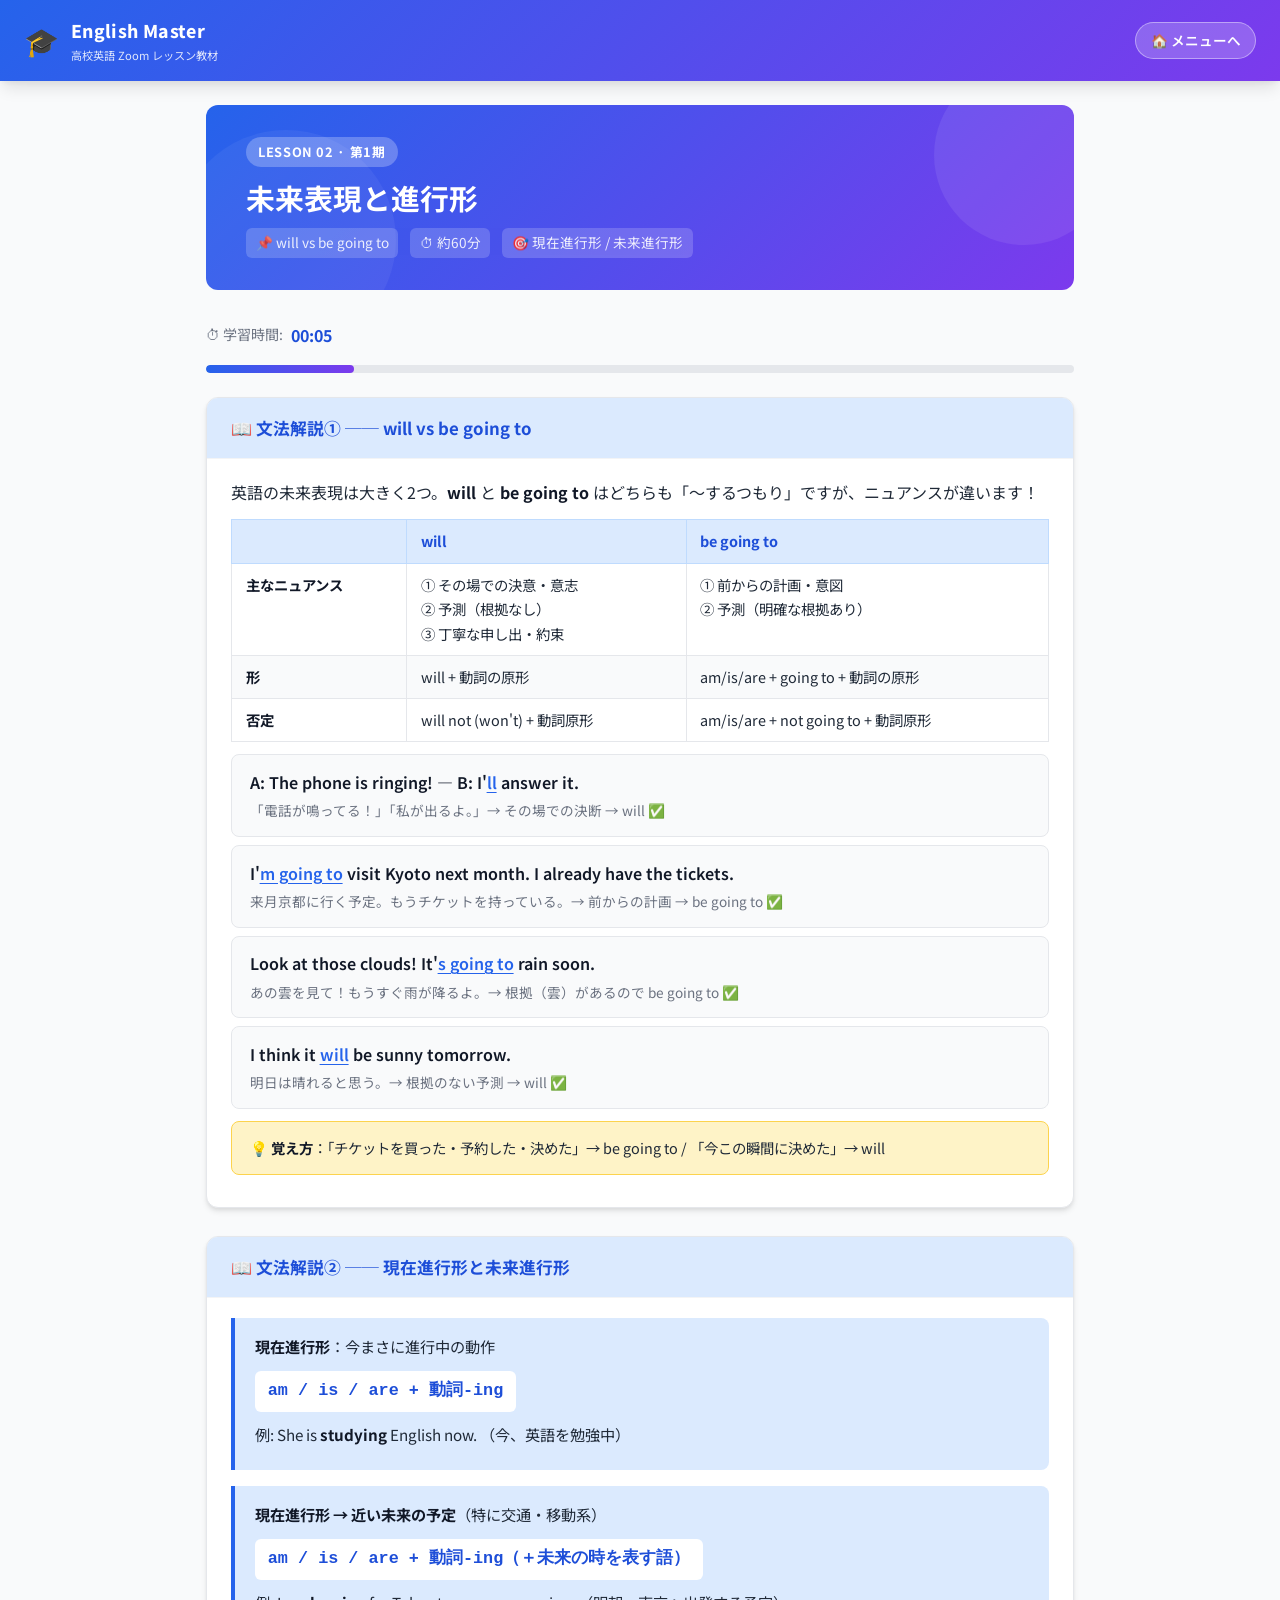
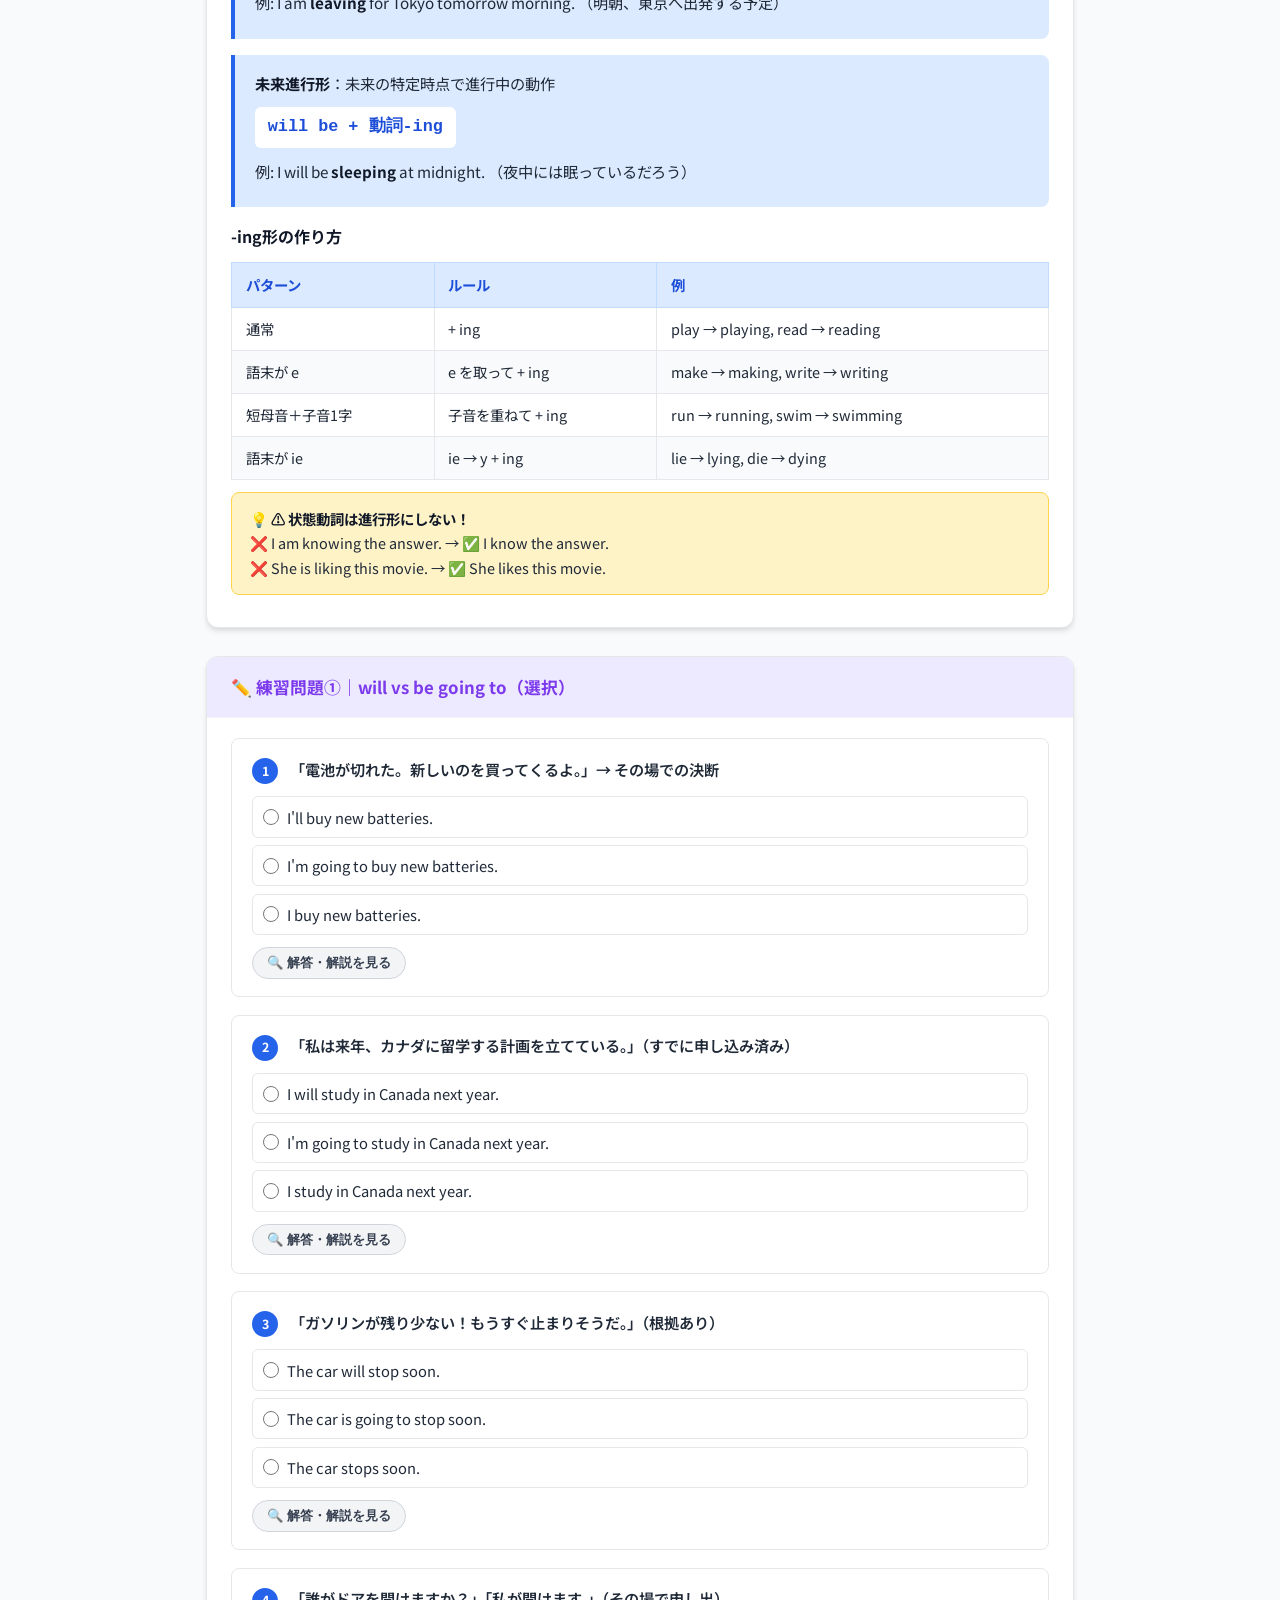
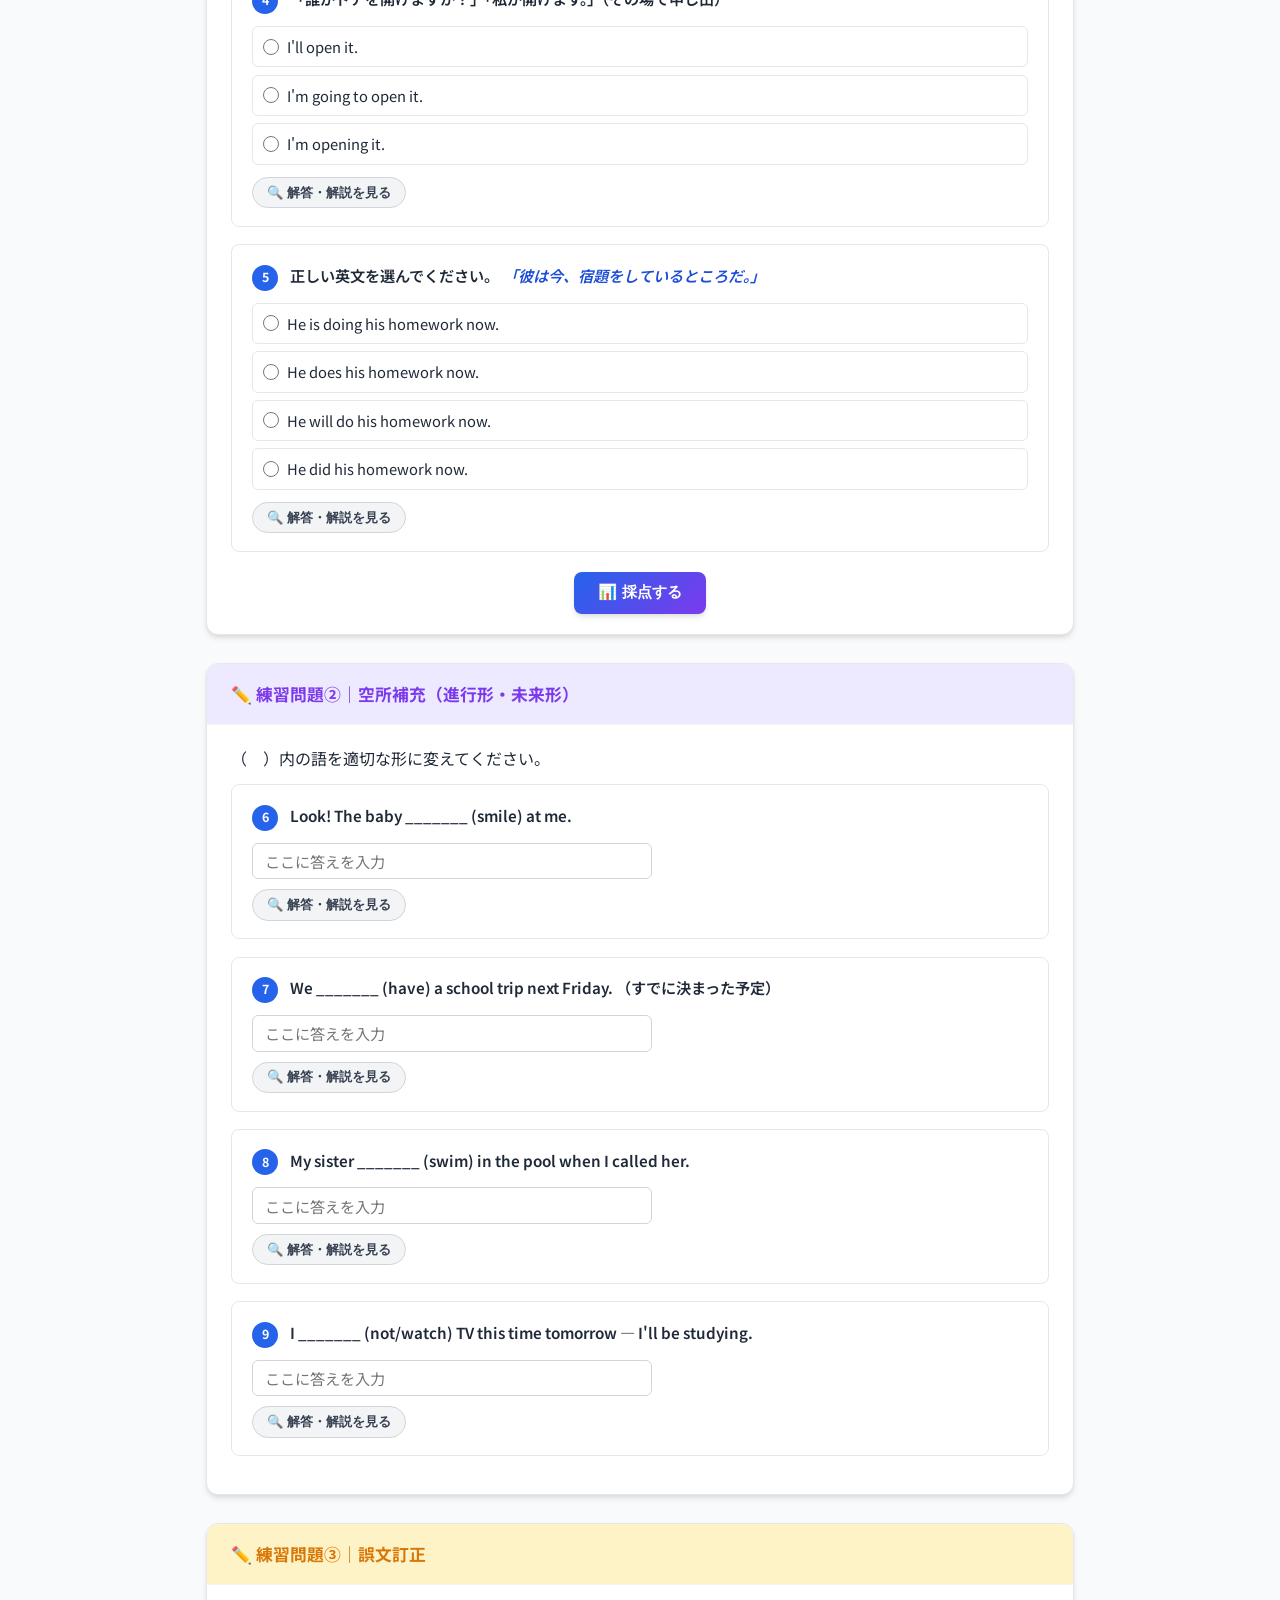
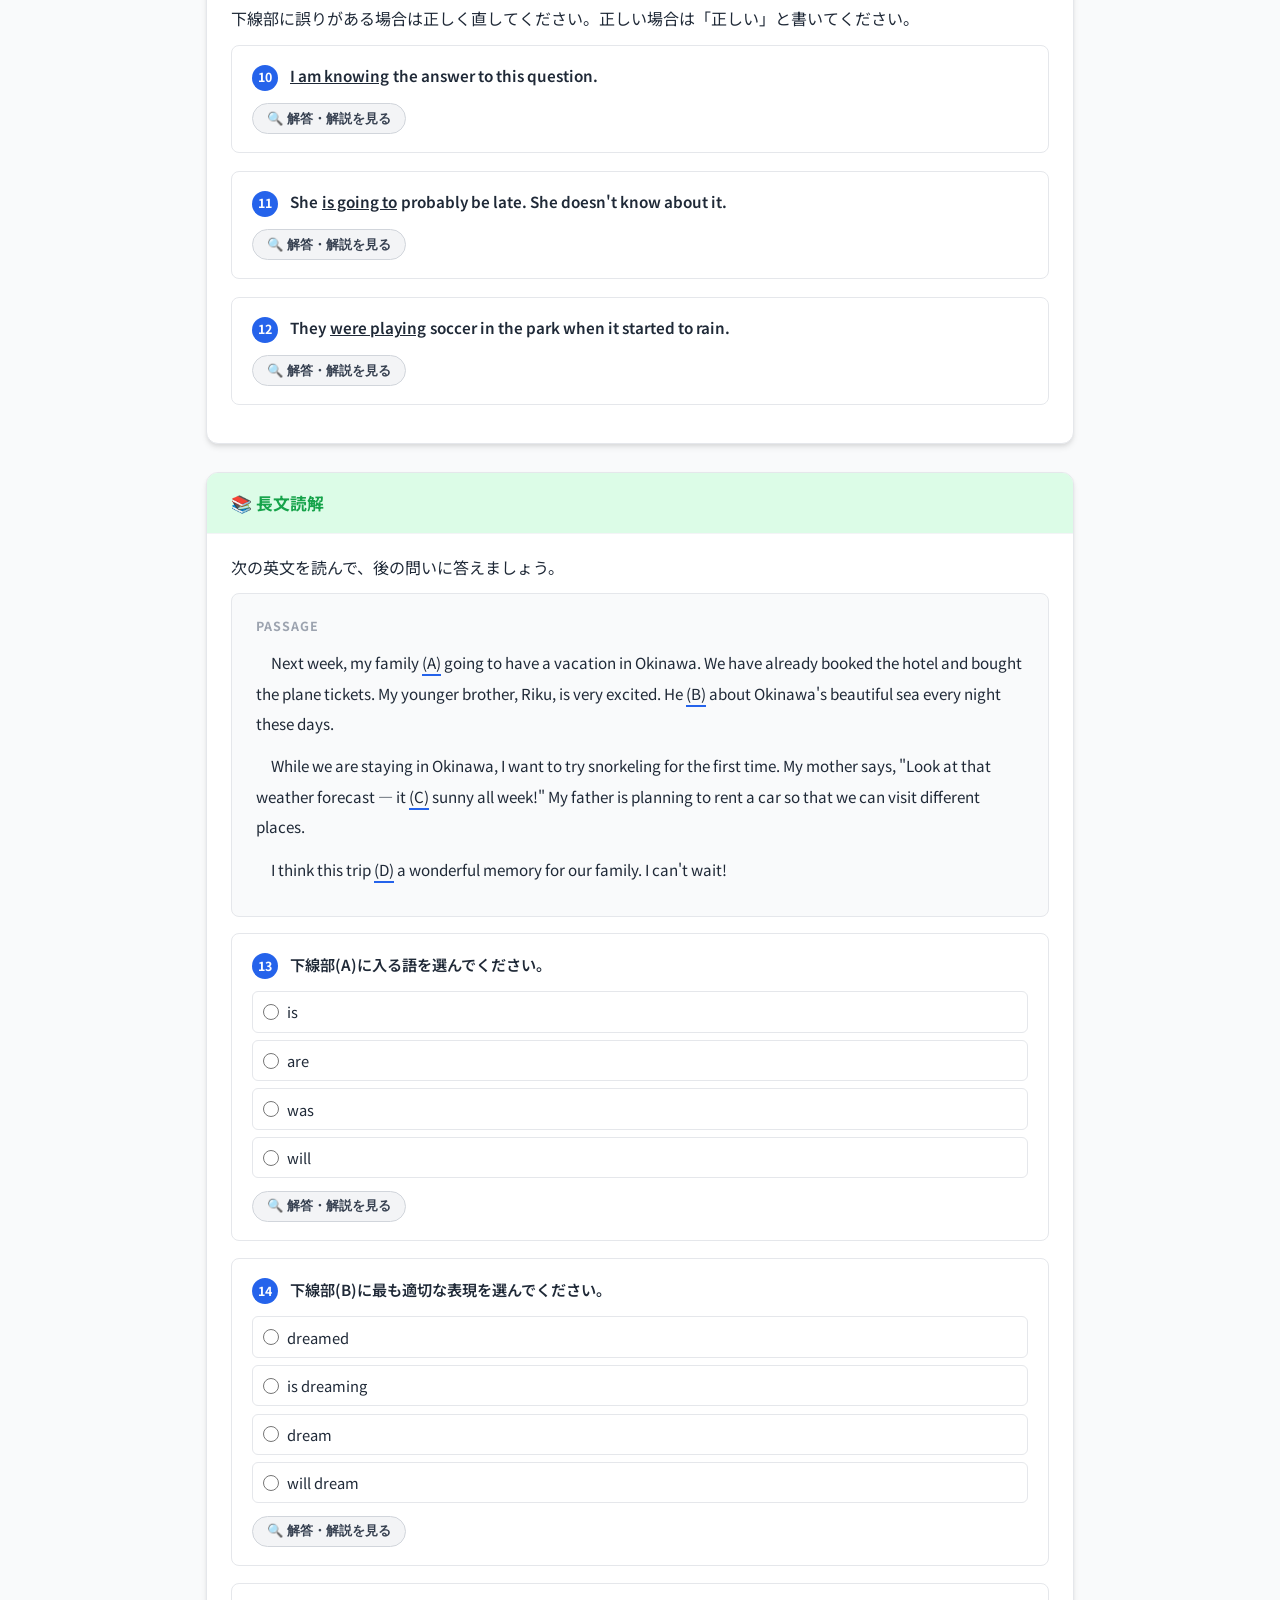
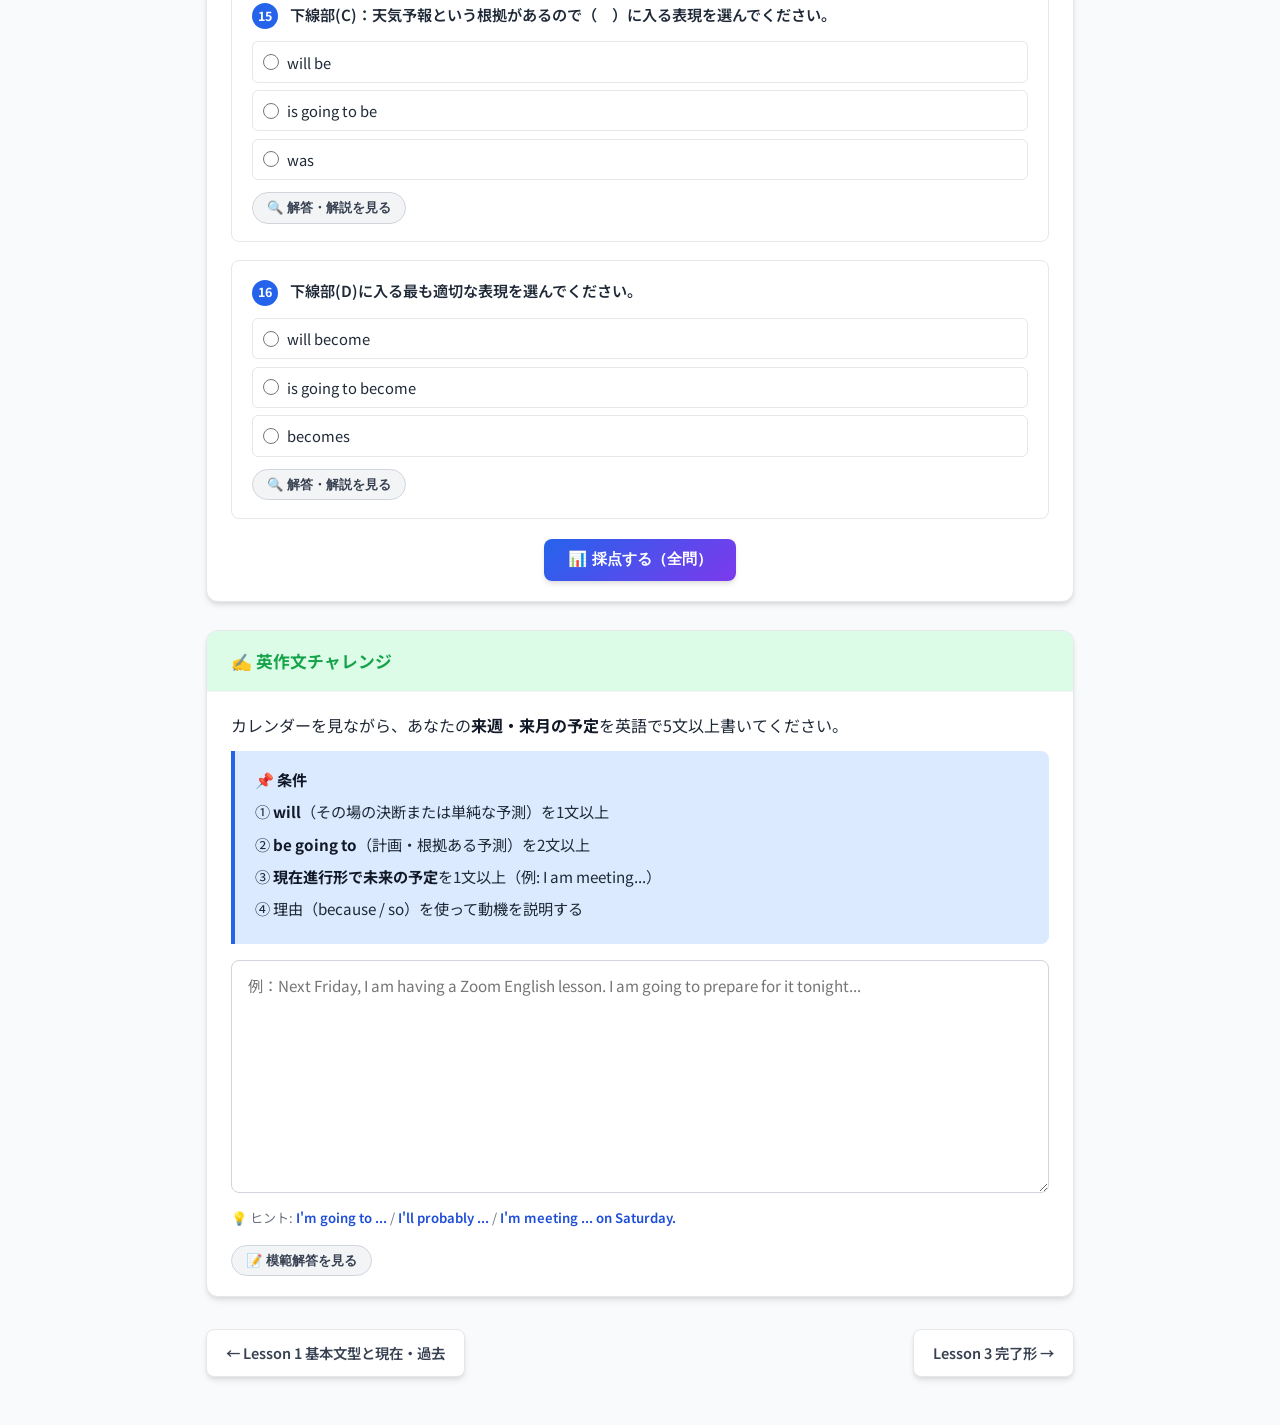
<file: lesson02.html>
<!DOCTYPE html>
<html lang="ja">
<head>
  <meta charset="UTF-8">
  <meta name="viewport" content="width=device-width, initial-scale=1.0">
  <title>Lesson 2 | 未来表現と進行形 - English Master</title>
  <link rel="preconnect" href="https://fonts.googleapis.com">
  <link href="https://fonts.googleapis.com/css2?family=Noto+Sans+JP:wght@400;600;700;800&family=Inter:wght@400;600;700;800&display=swap" rel="stylesheet">
  <link rel="stylesheet" href="css/style.css">
</head>
<body>
<header class="site-header">
  <a href="index.html" class="logo">
    <span class="logo-icon">🎓</span>
    <span>
      <span class="logo-text">English Master</span>
      <span class="logo-sub">高校英語 Zoom レッスン教材</span>
    </span>
  </a>
  <a href="index.html" class="btn-home">🏠 メニューへ</a>
</header>

<main class="container">
  <div class="lesson-hero">
    <span class="lesson-badge">LESSON 02 · 第1期</span>
    <h1>未来表現と進行形</h1>
    <div class="lesson-meta">
      <span class="meta-tag">📌 will vs be going to</span>
      <span class="meta-tag">⏱ 約60分</span>
      <span class="meta-tag">🎯 現在進行形 / 未来進行形</span>
    </div>
  </div>

  <div class="timer-wrap">⏱ 学習時間: <span class="timer-num" id="timer">00:00</span></div>
  <div class="progress-bar-wrap"><div class="progress-bar-fill" id="progress" style="width:0%"></div></div>

  <!-- Grammar 1 -->
  <section class="section-card theme-blue">
    <div class="section-card-header">📖 文法解説① ── will vs be going to</div>
    <div class="section-card-body">
      <p>英語の未来表現は大きく2つ。<strong>will</strong> と <strong>be going to</strong> はどちらも「〜するつもり」ですが、ニュアンスが違います！</p>

      <table class="grammar-table">
        <thead><tr><th></th><th>will</th><th>be going to</th></tr></thead>
        <tbody>
          <tr>
            <td><strong>主なニュアンス</strong></td>
            <td>① その場での決意・意志<br>② 予測（根拠なし）<br>③ 丁寧な申し出・約束</td>
            <td>① 前からの計画・意図<br>② 予測（明確な根拠あり）</td>
          </tr>
          <tr>
            <td><strong>形</strong></td>
            <td>will + 動詞の原形</td>
            <td>am/is/are + going to + 動詞の原形</td>
          </tr>
          <tr>
            <td><strong>否定</strong></td>
            <td>will not (won't) + 動詞原形</td>
            <td>am/is/are + not going to + 動詞原形</td>
          </tr>
        </tbody>
      </table>

      <div class="example-box">
        <div class="eng">A: The phone is ringing! — B: I'<span class="highlight">ll</span> answer it.</div>
        <div class="jpn">「電話が鳴ってる！」「私が出るよ。」→ その場での決断 → will ✅</div>
      </div>
      <div class="example-box">
        <div class="eng">I'<span class="highlight">m going to</span> visit Kyoto next month. I already have the tickets.</div>
        <div class="jpn">来月京都に行く予定。もうチケットを持っている。→ 前からの計画 → be going to ✅</div>
      </div>
      <div class="example-box">
        <div class="eng">Look at those clouds! It'<span class="highlight">s going to</span> rain soon.</div>
        <div class="jpn">あの雲を見て！もうすぐ雨が降るよ。→ 根拠（雲）があるので be going to ✅</div>
      </div>
      <div class="example-box">
        <div class="eng">I think it <span class="highlight">will</span> be sunny tomorrow.</div>
        <div class="jpn">明日は晴れると思う。→ 根拠のない予測 → will ✅</div>
      </div>
      <div class="point-box">
        <strong>覚え方</strong>：「チケットを買った・予約した・決めた」→ be going to / 「今この瞬間に決めた」→ will
      </div>
    </div>
  </section>

  <!-- Grammar 2 -->
  <section class="section-card theme-blue">
    <div class="section-card-header">📖 文法解説② ── 現在進行形と未来進行形</div>
    <div class="section-card-body">
      <div class="grammar-box">
        <p><strong>現在進行形</strong>：今まさに進行中の動作</p>
        <div class="formula">am / is / are + 動詞-ing</div>
        <p style="margin-top:.4rem">例: She is <strong>studying</strong> English now. （今、英語を勉強中）</p>
      </div>
      <div class="grammar-box">
        <p><strong>現在進行形 → 近い未来の予定</strong>（特に交通・移動系）</p>
        <div class="formula">am / is / are + 動詞-ing（＋未来の時を表す語）</div>
        <p style="margin-top:.4rem">例: I am <strong>leaving</strong> for Tokyo tomorrow morning. （明朝、東京へ出発する予定）</p>
      </div>
      <div class="grammar-box">
        <p><strong>未来進行形</strong>：未来の特定時点で進行中の動作</p>
        <div class="formula">will be + 動詞-ing</div>
        <p style="margin-top:.4rem">例: I will be <strong>sleeping</strong> at midnight. （夜中には眠っているだろう）</p>
      </div>

      <p><strong>-ing形の作り方</strong></p>
      <table class="grammar-table">
        <thead><tr><th>パターン</th><th>ルール</th><th>例</th></tr></thead>
        <tbody>
          <tr><td>通常</td><td>+ ing</td><td>play → playing, read → reading</td></tr>
          <tr><td>語末が e</td><td>e を取って + ing</td><td>make → making, write → writing</td></tr>
          <tr><td>短母音＋子音1字</td><td>子音を重ねて + ing</td><td>run → running, swim → swimming</td></tr>
          <tr><td>語末が ie</td><td>ie → y + ing</td><td>lie → lying, die → dying</td></tr>
        </tbody>
      </table>

      <div class="point-box">
        <strong>⚠ 状態動詞は進行形にしない！</strong><br>
        ❌ I am knowing the answer. → ✅ I know the answer.<br>
        ❌ She is liking this movie. → ✅ She likes this movie.
      </div>
    </div>
  </section>

  <!-- Practice 1 -->
  <section class="section-card theme-purple">
    <div class="section-card-header">✏️ 練習問題①｜will vs be going to（選択）</div>
    <div class="section-card-body">
      <form id="mcq-form1">
        <!-- Q1 -->
        <div class="quiz-item">
          <div class="quiz-question"><span class="quiz-number">1</span>「電池が切れた。新しいのを買ってくるよ。」→ その場での決断</div>
          <div class="quiz-options">
            <label class="quiz-option"><input type="radio" name="q1" data-correct="true"> I'll buy new batteries.</label>
            <label class="quiz-option"><input type="radio" name="q1"> I'm going to buy new batteries.</label>
            <label class="quiz-option"><input type="radio" name="q1"> I buy new batteries.</label>
          </div>
          <div class="answer-section">
            <button type="button" class="btn-answer" onclick="toggleAnswer(this,'ans1')">🔍 解答・解説を見る</button>
            <div id="ans1" class="answer-content hidden">
              <div class="correct-ans">✅ I'll buy new batteries.</div>
              <div class="explanation">電池が切れたのを見た「今この瞬間」に買いに行くことを決めた → will が正解。</div>
            </div>
          </div>
        </div>

        <!-- Q2 -->
        <div class="quiz-item">
          <div class="quiz-question"><span class="quiz-number">2</span>「私は来年、カナダに留学する計画を立てている。」（すでに申し込み済み）</div>
          <div class="quiz-options">
            <label class="quiz-option"><input type="radio" name="q2"> I will study in Canada next year.</label>
            <label class="quiz-option"><input type="radio" name="q2" data-correct="true"> I'm going to study in Canada next year.</label>
            <label class="quiz-option"><input type="radio" name="q2"> I study in Canada next year.</label>
          </div>
          <div class="answer-section">
            <button type="button" class="btn-answer" onclick="toggleAnswer(this,'ans2')">🔍 解答・解説を見る</button>
            <div id="ans2" class="answer-content hidden">
              <div class="correct-ans">✅ I'm going to study in Canada next year.</div>
              <div class="explanation">「すでに申し込み済み」＝前からの計画・意図があるので be going to が自然。</div>
            </div>
          </div>
        </div>

        <!-- Q3 -->
        <div class="quiz-item">
          <div class="quiz-question"><span class="quiz-number">3</span>「ガソリンが残り少ない！もうすぐ止まりそうだ。」（根拠あり）</div>
          <div class="quiz-options">
            <label class="quiz-option"><input type="radio" name="q3"> The car will stop soon.</label>
            <label class="quiz-option"><input type="radio" name="q3" data-correct="true"> The car is going to stop soon.</label>
            <label class="quiz-option"><input type="radio" name="q3"> The car stops soon.</label>
          </div>
          <div class="answer-section">
            <button type="button" class="btn-answer" onclick="toggleAnswer(this,'ans3')">🔍 解答・解説を見る</button>
            <div id="ans3" class="answer-content hidden">
              <div class="correct-ans">✅ The car is going to stop soon.</div>
              <div class="explanation">ガソリン残量という具体的な根拠があるので be going to が適切。will では単なる推測になってしまいます。</div>
            </div>
          </div>
        </div>

        <!-- Q4 -->
        <div class="quiz-item">
          <div class="quiz-question"><span class="quiz-number">4</span>「誰がドアを開けますか？」「私が開けます。」（その場で申し出）</div>
          <div class="quiz-options">
            <label class="quiz-option"><input type="radio" name="q4" data-correct="true"> I'll open it.</label>
            <label class="quiz-option"><input type="radio" name="q4"> I'm going to open it.</label>
            <label class="quiz-option"><input type="radio" name="q4"> I'm opening it.</label>
          </div>
          <div class="answer-section">
            <button type="button" class="btn-answer" onclick="toggleAnswer(this,'ans4')">🔍 解答・解説を見る</button>
            <div id="ans4" class="answer-content hidden">
              <div class="correct-ans">✅ I'll open it.</div>
              <div class="explanation">その場で申し出をするときは will。be going to では「前から計画していた」意味になってしまいます。</div>
            </div>
          </div>
        </div>

        <!-- Q5 -->
        <div class="quiz-item">
          <div class="quiz-question"><span class="quiz-number">5</span>正しい英文を選んでください。<br><em>「彼は今、宿題をしているところだ。」</em></div>
          <div class="quiz-options">
            <label class="quiz-option"><input type="radio" name="q5" data-correct="true"> He is doing his homework now.</label>
            <label class="quiz-option"><input type="radio" name="q5"> He does his homework now.</label>
            <label class="quiz-option"><input type="radio" name="q5"> He will do his homework now.</label>
            <label class="quiz-option"><input type="radio" name="q5"> He did his homework now.</label>
          </div>
          <div class="answer-section">
            <button type="button" class="btn-answer" onclick="toggleAnswer(this,'ans5')">🔍 解答・解説を見る</button>
            <div id="ans5" class="answer-content hidden">
              <div class="correct-ans">✅ He is doing his homework now.</div>
              <div class="explanation">now（今）があるので、今まさに進行中 → 現在進行形（be + -ing）を使います。do → doing（通常に+ing）。</div>
            </div>
          </div>
        </div>

        <div style="text-align:center; margin-top:1.25rem;">
          <button type="button" class="btn-check-all" onclick="calcScore('mcq-form1','score1')">📊 採点する</button>
        </div>
        <div id="score1"></div>
      </form>
    </div>
  </section>

  <!-- Practice 2 -->
  <section class="section-card theme-purple">
    <div class="section-card-header">✏️ 練習問題②｜空所補充（進行形・未来形）</div>
    <div class="section-card-body">
      <p>（　）内の語を適切な形に変えてください。</p>

      <div class="quiz-item">
        <div class="quiz-question"><span class="quiz-number">6</span>Look! The baby _______ (smile) at me.</div>
        <input class="fill-input" placeholder="ここに答えを入力" oninput="checkFill(this,'is smiling')">
        <div class="answer-section" style="margin-top:.6rem">
          <button type="button" class="btn-answer" onclick="toggleAnswer(this,'ans6')">🔍 解答・解説を見る</button>
          <div id="ans6" class="answer-content hidden">
            <div class="correct-ans">✅ is smiling</div>
            <div class="explanation">Look!（見て！）は今まさに起きていること → 現在進行形。smile の ing 形は smiling（語末の e を取る）。</div>
          </div>
        </div>
      </div>

      <div class="quiz-item">
        <div class="quiz-question"><span class="quiz-number">7</span>We _______ (have) a school trip next Friday. （すでに決まった予定）</div>
        <input class="fill-input" placeholder="ここに答えを入力" oninput="checkFill(this,'are having')">
        <div class="answer-section" style="margin-top:.6rem">
          <button type="button" class="btn-answer" onclick="toggleAnswer(this,'ans7')">🔍 解答・解説を見る</button>
          <div id="ans7" class="answer-content hidden">
            <div class="correct-ans">✅ are having</div>
            <div class="explanation">「すでに決まった予定」を表すときは現在進行形で未来を表せます（next Friday という未来の語句と共に）。have → having（e を取る）。</div>
          </div>
        </div>
      </div>

      <div class="quiz-item">
        <div class="quiz-question"><span class="quiz-number">8</span>My sister _______ (swim) in the pool when I called her.</div>
        <input class="fill-input" placeholder="ここに答えを入力" oninput="checkFill(this,'was swimming')">
        <div class="answer-section" style="margin-top:.6rem">
          <button type="button" class="btn-answer" onclick="toggleAnswer(this,'ans8')">🔍 解答・解説を見る</button>
          <div id="ans8" class="answer-content hidden">
            <div class="correct-ans">✅ was swimming</div>
            <div class="explanation">when I called her（私が電話したとき）が過去なので過去進行形（was/were + -ing）。swim → swimming（短母音＋子音 → 子音を重ねる）。</div>
          </div>
        </div>
      </div>

      <div class="quiz-item">
        <div class="quiz-question"><span class="quiz-number">9</span>I _______ (not/watch) TV this time tomorrow — I'll be studying.</div>
        <input class="fill-input" placeholder="ここに答えを入力" oninput="checkFill(this,'will not be watching')">
        <div class="answer-section" style="margin-top:.6rem">
          <button type="button" class="btn-answer" onclick="toggleAnswer(this,'ans9')">🔍 解答・解説を見る</button>
          <div id="ans9" class="answer-content hidden">
            <div class="correct-ans">✅ will not be watching（won't be watching）</div>
            <div class="explanation">this time tomorrow（明日の今ごろ）は未来の特定時点 → 未来進行形（will be + -ing）。not は will の後に置きます。</div>
          </div>
        </div>
      </div>
    </div>
  </section>

  <!-- Practice 3 -->
  <section class="section-card theme-orange">
    <div class="section-card-header">✏️ 練習問題③｜誤文訂正</div>
    <div class="section-card-body">
      <p>下線部に誤りがある場合は正しく直してください。正しい場合は「正しい」と書いてください。</p>

      <div class="quiz-item">
        <div class="quiz-question"><span class="quiz-number">10</span><u>I am knowing</u> the answer to this question.</div>
        <div class="answer-section">
          <button type="button" class="btn-answer" onclick="toggleAnswer(this,'ans10')">🔍 解答・解説を見る</button>
          <div id="ans10" class="answer-content hidden">
            <div class="correct-ans">✅ I know the answer to this question.</div>
            <div class="explanation">know は状態動詞 → 進行形にできません。現在形の know に直します。</div>
          </div>
        </div>
      </div>

      <div class="quiz-item">
        <div class="quiz-question"><span class="quiz-number">11</span>She <u>is going to</u> probably be late. She doesn't know about it.</div>
        <div class="answer-section">
          <button type="button" class="btn-answer" onclick="toggleAnswer(this,'ans11')">🔍 解答・解説を見る</button>
          <div id="ans11" class="answer-content hidden">
            <div class="correct-ans">✅ She will probably be late.</div>
            <div class="explanation">「本人が知らない」ので、根拠ある計画ではなく単なる推測 → will が自然。be going to は話し手が根拠を持って推測するか、計画があるときに使います。</div>
          </div>
        </div>
      </div>

      <div class="quiz-item">
        <div class="quiz-question"><span class="quiz-number">12</span>They <u>were playing</u> soccer in the park when it started to rain.</div>
        <div class="answer-section">
          <button type="button" class="btn-answer" onclick="toggleAnswer(this,'ans12')">🔍 解答・解説を見る</button>
          <div id="ans12" class="answer-content hidden">
            <div class="correct-ans">✅ 正しい（They were playing soccer in the park when it started to rain.）</div>
            <div class="explanation">「雨が降り始めたとき」（過去の特定の時点）に「サッカーをしていた」（進行中の動作）→ 過去進行形（were playing）で正しい表現です。</div>
          </div>
        </div>
      </div>
    </div>
  </section>

  <!-- Reading -->
  <section class="section-card theme-green">
    <div class="section-card-header">📚 長文読解</div>
    <div class="section-card-body">
      <p>次の英文を読んで、後の問いに答えましょう。</p>
      <div class="reading-passage">
        <div class="passage-num">PASSAGE</div>
        <p>　Next week, my family <span class="underline">(A)</span> going to have a vacation in Okinawa. We have already booked the hotel and bought the plane tickets. My younger brother, Riku, is very excited. He <span class="underline">(B)</span> about Okinawa's beautiful sea every night these days.</p>
        <p>　While we are staying in Okinawa, I want to try snorkeling for the first time. My mother says, "Look at that weather forecast — it <span class="underline">(C)</span> sunny all week!" My father is planning to rent a car so that we can visit different places.</p>
        <p>　I think this trip <span class="underline">(D)</span> a wonderful memory for our family. I can't wait!</p>
      </div>

      <div class="quiz-item">
        <div class="quiz-question"><span class="quiz-number">13</span>下線部(A)に入る語を選んでください。</div>
        <div class="quiz-options">
          <label class="quiz-option"><input type="radio" name="rq1" data-correct="true"> is</label>
          <label class="quiz-option"><input type="radio" name="rq1"> are</label>
          <label class="quiz-option"><input type="radio" name="rq1"> was</label>
          <label class="quiz-option"><input type="radio" name="rq1"> will</label>
        </div>
        <div class="answer-section">
          <button type="button" class="btn-answer" onclick="toggleAnswer(this,'rans1')">🔍 解答・解説を見る</button>
          <div id="rans1" class="answer-content hidden">
            <div class="correct-ans">✅ 正解：is</div>
            <div class="explanation">my family は単数扱いなので be動詞は is。全体で be going to have（前からの計画）の文です。</div>
          </div>
        </div>
      </div>

      <div class="quiz-item">
        <div class="quiz-question"><span class="quiz-number">14</span>下線部(B)に最も適切な表現を選んでください。</div>
        <div class="quiz-options">
          <label class="quiz-option"><input type="radio" name="rq2"> dreamed</label>
          <label class="quiz-option"><input type="radio" name="rq2" data-correct="true"> is dreaming</label>
          <label class="quiz-option"><input type="radio" name="rq2"> dream</label>
          <label class="quiz-option"><input type="radio" name="rq2"> will dream</label>
        </div>
        <div class="answer-section">
          <button type="button" class="btn-answer" onclick="toggleAnswer(this,'rans2')">🔍 解答・解説を見る</button>
          <div id="rans2" class="answer-content hidden">
            <div class="correct-ans">✅ 正解：is dreaming</div>
            <div class="explanation">these days（最近）は現在の継続的・反復的な動作を表し、現在進行形で使えます。「最近毎晩夢を見ている」というニュアンス。</div>
          </div>
        </div>
      </div>

      <div class="quiz-item">
        <div class="quiz-question"><span class="quiz-number">15</span>下線部(C)：天気予報という根拠があるので（　）に入る表現を選んでください。</div>
        <div class="quiz-options">
          <label class="quiz-option"><input type="radio" name="rq3"> will be</label>
          <label class="quiz-option"><input type="radio" name="rq3" data-correct="true"> is going to be</label>
          <label class="quiz-option"><input type="radio" name="rq3"> was</label>
        </div>
        <div class="answer-section">
          <button type="button" class="btn-answer" onclick="toggleAnswer(this,'rans3')">🔍 解答・解説を見る</button>
          <div id="rans3" class="answer-content hidden">
            <div class="correct-ans">✅ 正解：is going to be</div>
            <div class="explanation">「天気予報を見て」という具体的な根拠があるので be going to が適切。</div>
          </div>
        </div>
      </div>

      <div class="quiz-item">
        <div class="quiz-question"><span class="quiz-number">16</span>下線部(D)に入る最も適切な表現を選んでください。</div>
        <div class="quiz-options">
          <label class="quiz-option"><input type="radio" name="rq4" data-correct="true"> will become</label>
          <label class="quiz-option"><input type="radio" name="rq4"> is going to become</label>
          <label class="quiz-option"><input type="radio" name="rq4"> becomes</label>
        </div>
        <div class="answer-section">
          <button type="button" class="btn-answer" onclick="toggleAnswer(this,'rans4')">🔍 解答・解説を見る</button>
          <div id="rans4" class="answer-content hidden">
            <div class="correct-ans">✅ 正解：will become</div>
            <div class="explanation">「きっと素晴らしい思い出になると思う」という個人の感想・予測で根拠が明確でない → will が自然。I think...と一緒によく使われます。</div>
          </div>
        </div>
      </div>

      <div style="text-align:center; margin-top:1.25rem;">
        <button type="button" class="btn-check-all" onclick="calcScore('mcq-form1','scoreR')">📊 採点する（全問）</button>
        <div id="scoreR"></div>
      </div>
    </div>
  </section>

  <!-- Writing -->
  <section class="section-card theme-green">
    <div class="section-card-header">✍️ 英作文チャレンジ</div>
    <div class="section-card-body">
      <p>カレンダーを見ながら、あなたの<strong>来週・来月の予定</strong>を英語で5文以上書いてください。</p>

      <div class="grammar-box">
        <p>📌 <strong>条件</strong></p>
        <p>① <strong>will</strong>（その場の決断または単純な予測）を1文以上</p>
        <p>② <strong>be going to</strong>（計画・根拠ある予測）を2文以上</p>
        <p>③ <strong>現在進行形で未来の予定</strong>を1文以上（例: I am meeting...）</p>
        <p>④ 理由（because / so）を使って動機を説明する</p>
      </div>

      <textarea class="writing-area" placeholder="例：Next Friday, I am having a Zoom English lesson. I am going to prepare for it tonight..." rows="8"></textarea>
      <div class="writing-hint">💡 ヒント: <span>I'm going to ...</span> / <span>I'll probably ...</span> / <span>I'm meeting ... on Saturday.</span></div>

      <div style="margin-top:1rem;">
        <button type="button" class="btn-answer" onclick="toggleAnswer(this,'sample1')">📝 模範解答を見る</button>
        <div id="sample1" class="answer-content hidden" style="margin-top:.75rem;">
          <div class="correct-ans">📝 模範解答例</div>
          <div class="explanation">
            Next Friday, I <em>am going to</em> have a Zoom English lesson with my teacher. <em>（前からの計画）</em><br>
            I <em>am</em> also <em>meeting</em> my club members on Saturday to practice basketball. <em>（現在進行形で予定）</em><br>
            Next month, our class <em>is going to</em> have a school festival, so I <em>am going to</em> prepare a presentation. <em>（計画）</em><br>
            If I finish my homework early tonight, I <em>will</em> watch my favorite anime. <em>（その場の決断・予測）</em><br>
            I think next week <em>will</em> be very busy, but I'm excited! <em>（根拠のない予測）</em>
          </div>
        </div>
      </div>
    </div>
  </section>

  <nav class="lesson-nav">
    <a href="lesson01.html">← Lesson 1 基本文型と現在・過去</a>
    <a href="lesson03.html">Lesson 3 完了形 →</a>
  </nav>
</main>

<script src="js/common.js"></script>
<script>
  startTimer('timer');
  setupMCQ('mcq-form1');
  updateProgress('progress', 2, 12);
</script>
</body>
</html>
</file>
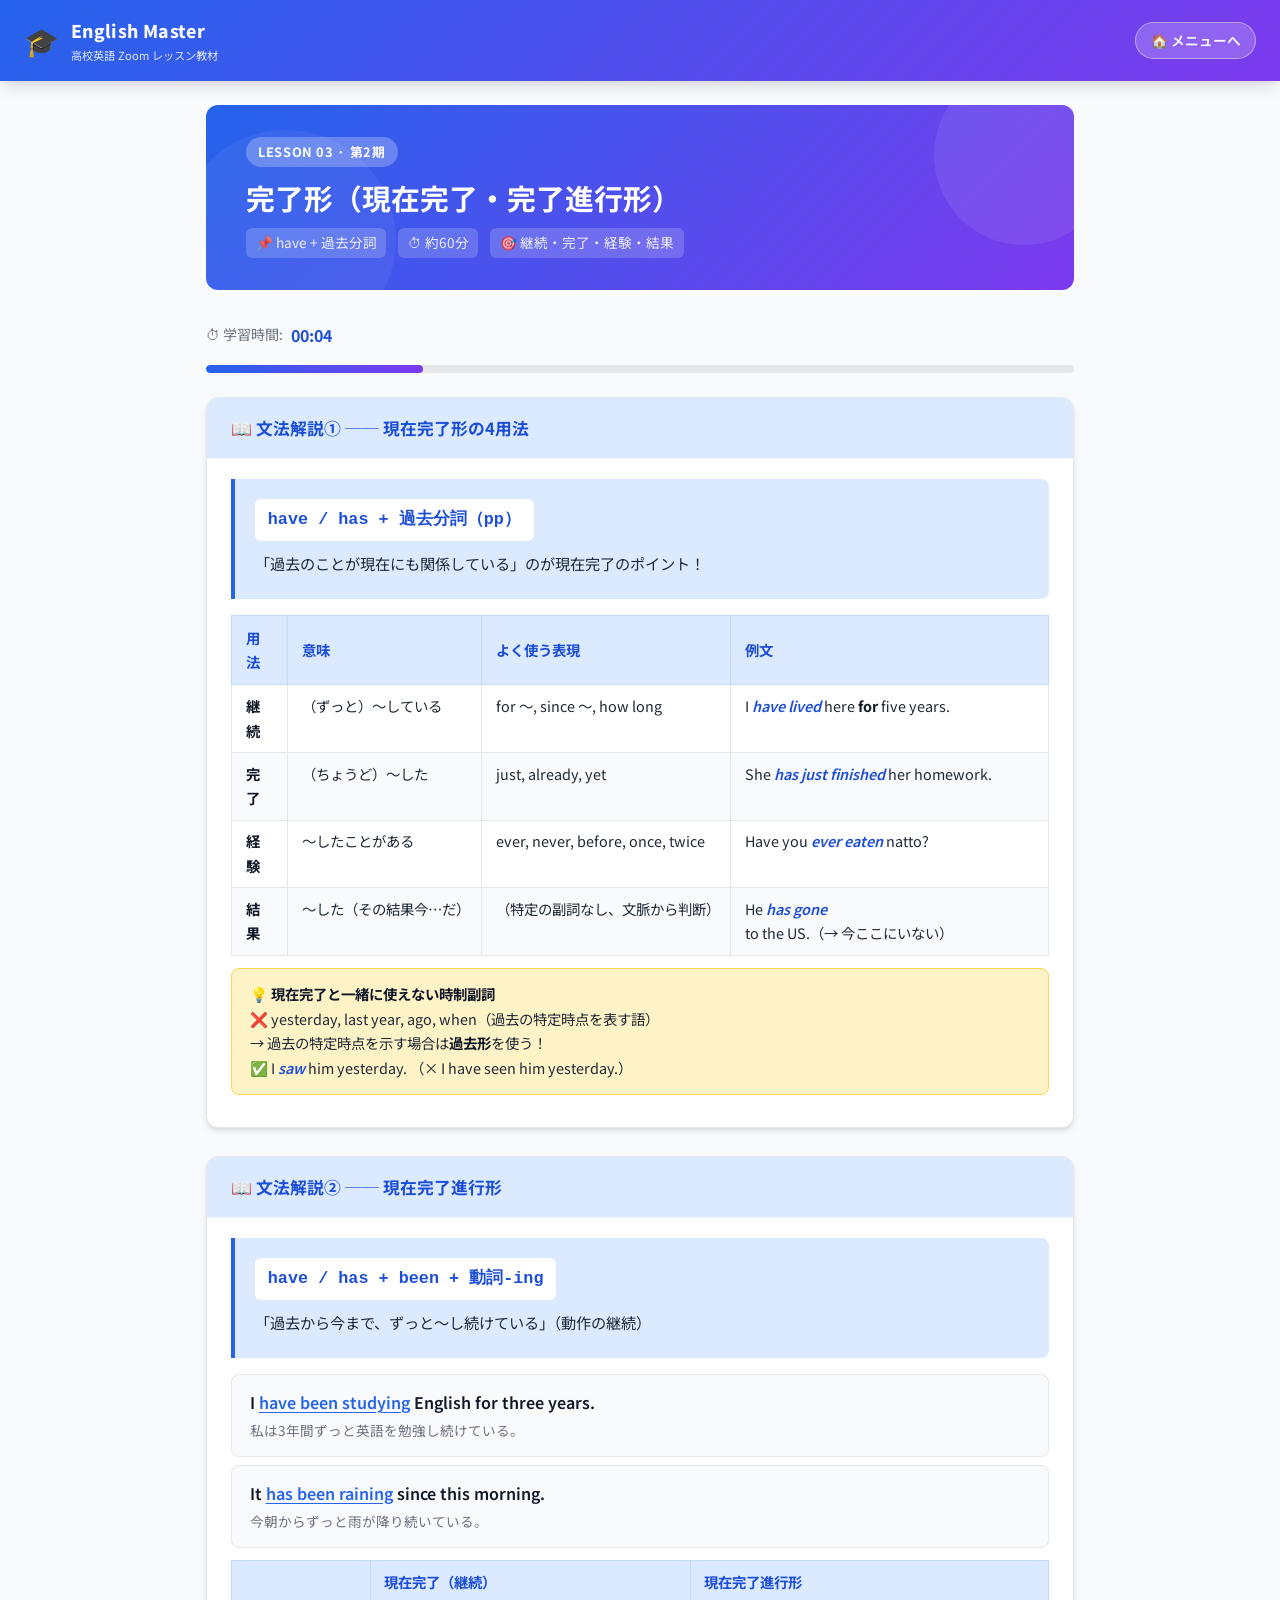
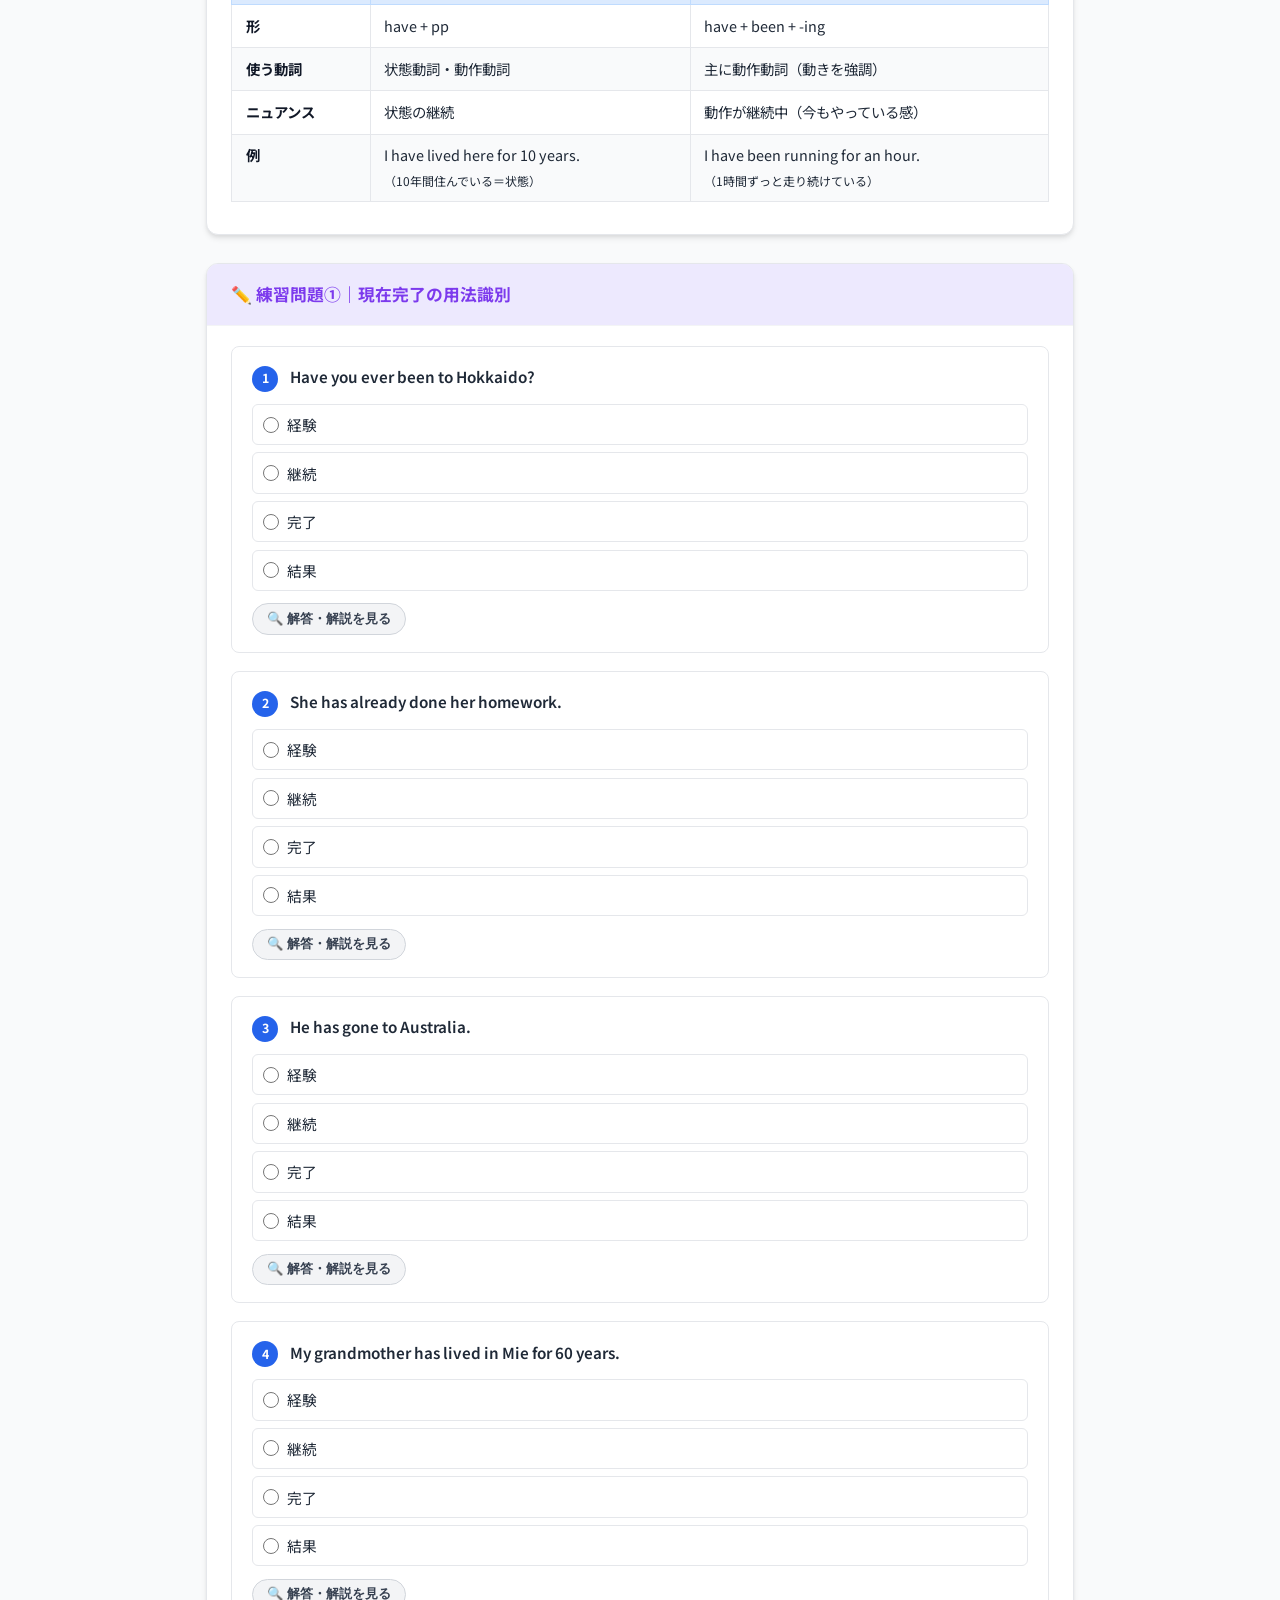
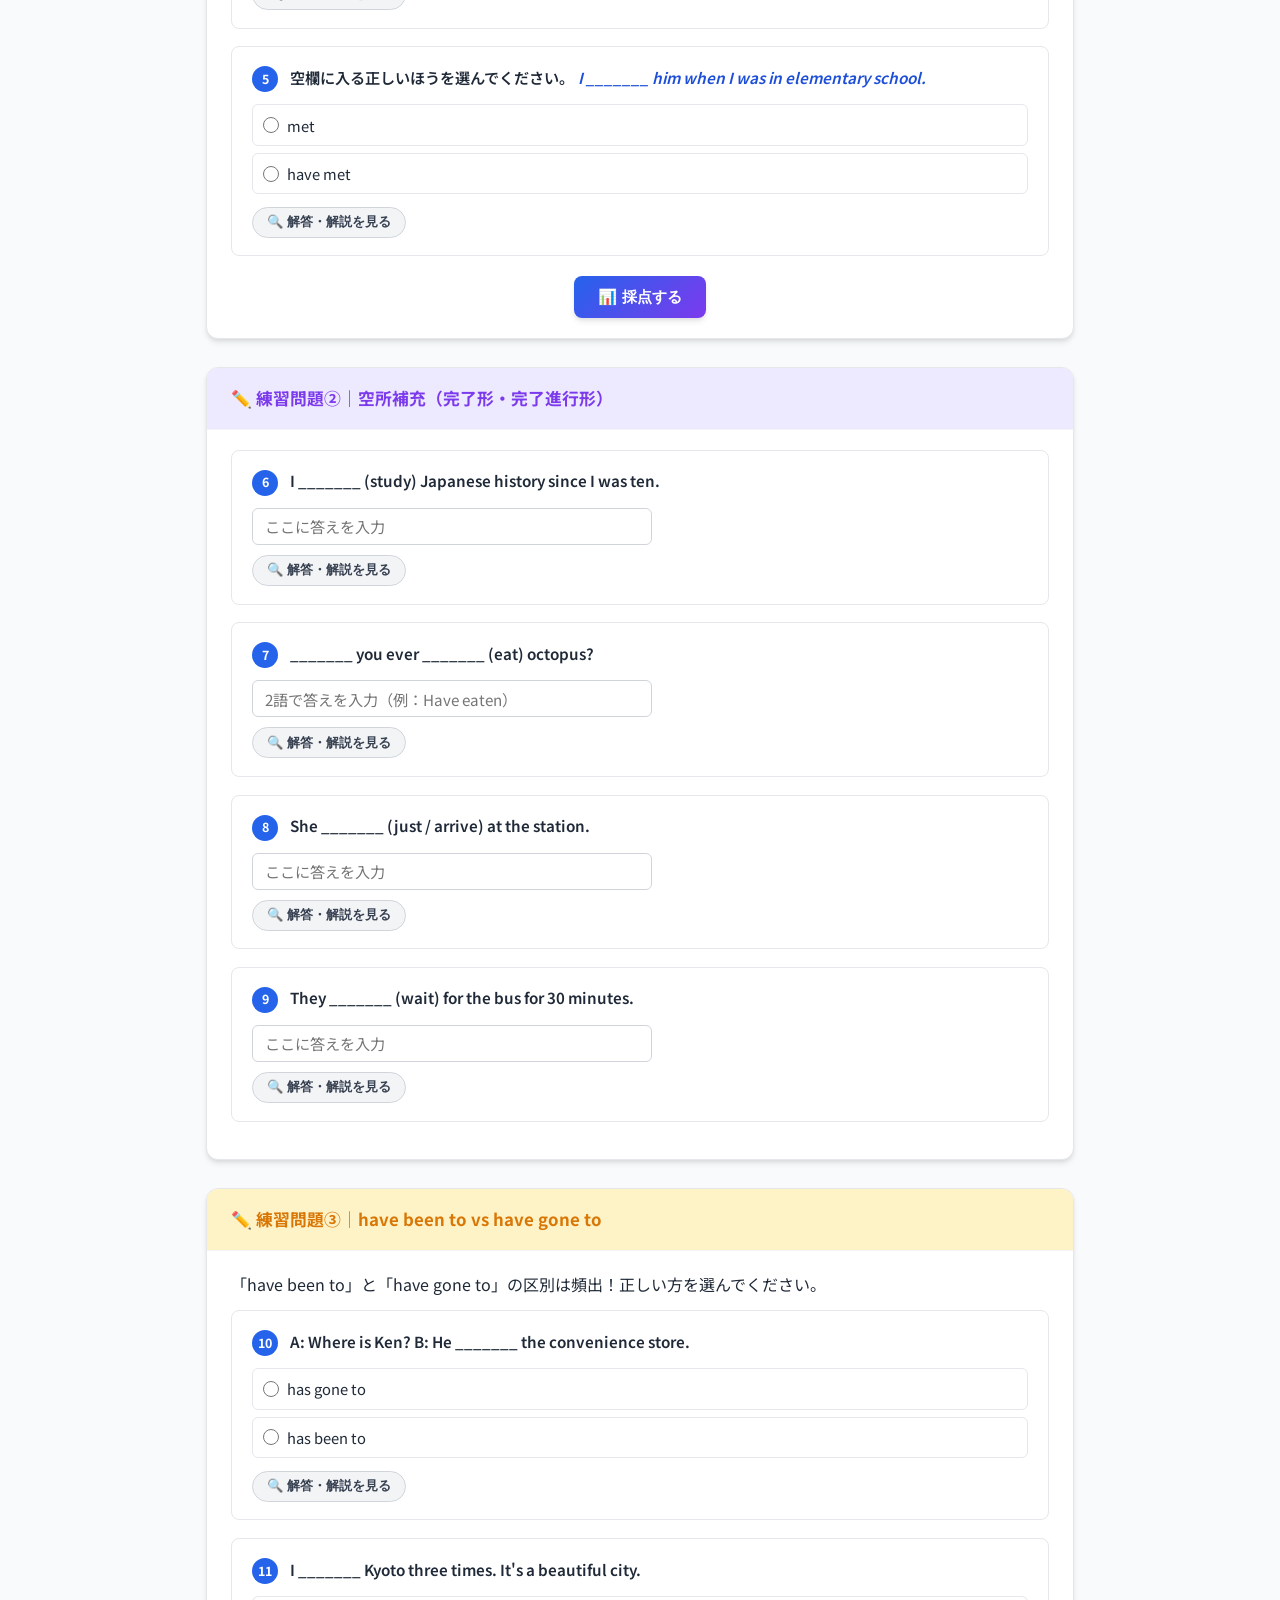
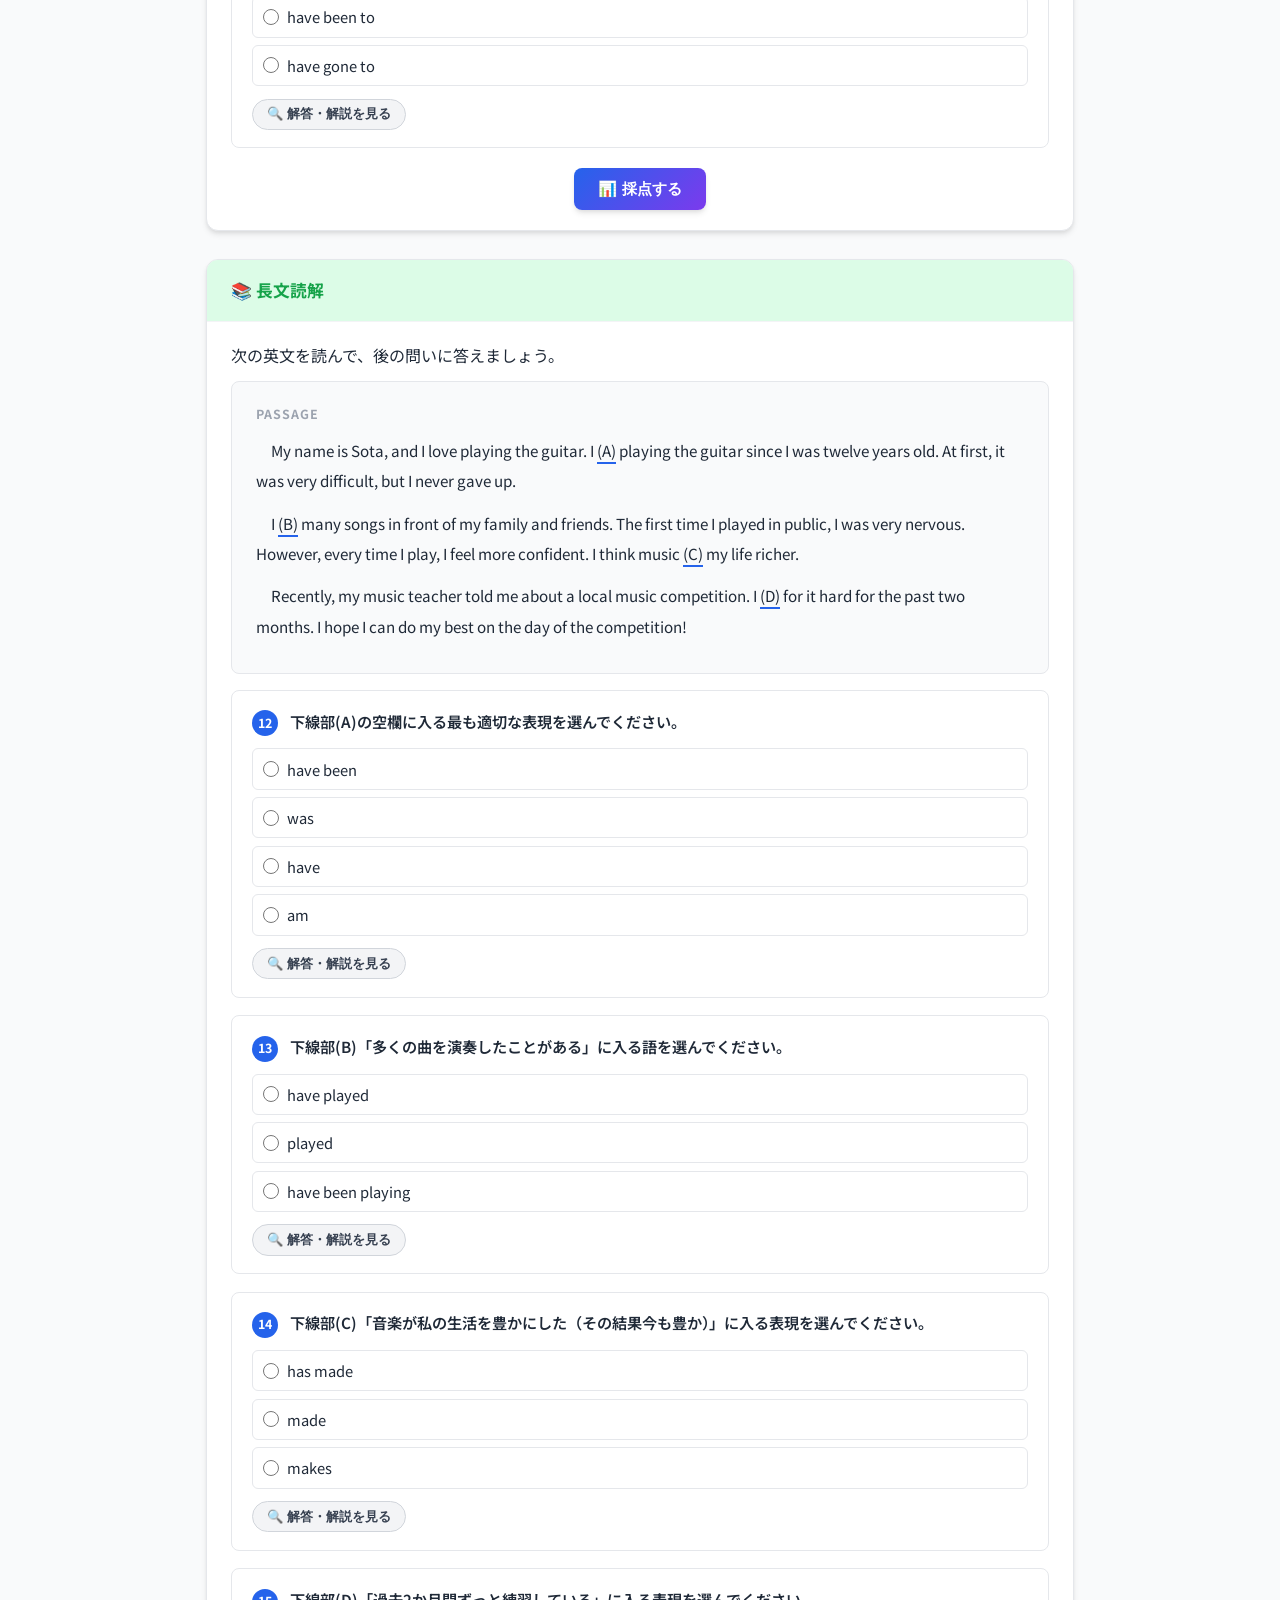
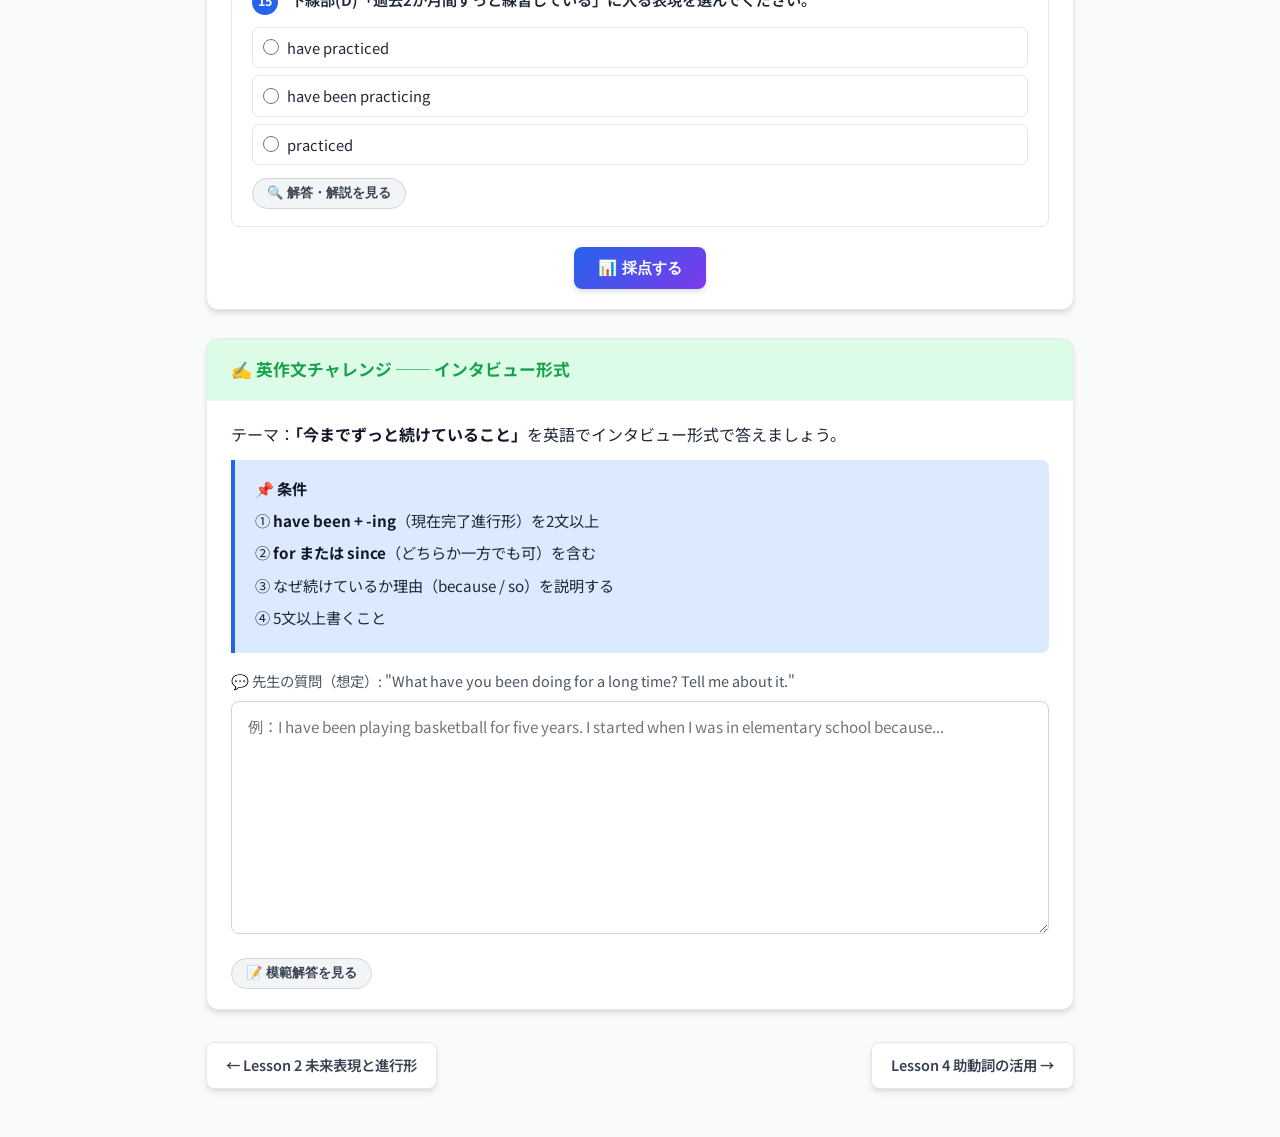
<file: lesson03.html>
<!DOCTYPE html>
<html lang="ja">
<head>
  <meta charset="UTF-8">
  <meta name="viewport" content="width=device-width, initial-scale=1.0">
  <title>Lesson 3 | 完了形 - English Master</title>
  <link rel="preconnect" href="https://fonts.googleapis.com">
  <link href="https://fonts.googleapis.com/css2?family=Noto+Sans+JP:wght@400;600;700;800&family=Inter:wght@400;600;700;800&display=swap" rel="stylesheet">
  <link rel="stylesheet" href="css/style.css">
</head>
<body>
<header class="site-header">
  <a href="index.html" class="logo">
    <span class="logo-icon">🎓</span>
    <span><span class="logo-text">English Master</span><span class="logo-sub">高校英語 Zoom レッスン教材</span></span>
  </a>
  <a href="index.html" class="btn-home">🏠 メニューへ</a>
</header>

<main class="container">
  <div class="lesson-hero">
    <span class="lesson-badge">LESSON 03 · 第2期</span>
    <h1>完了形（現在完了・完了進行形）</h1>
    <div class="lesson-meta">
      <span class="meta-tag">📌 have + 過去分詞</span>
      <span class="meta-tag">⏱ 約60分</span>
      <span class="meta-tag">🎯 継続・完了・経験・結果</span>
    </div>
  </div>

  <div class="timer-wrap">⏱ 学習時間: <span class="timer-num" id="timer">00:00</span></div>
  <div class="progress-bar-wrap"><div class="progress-bar-fill" id="progress" style="width:0%"></div></div>

  <!-- Grammar 1 -->
  <section class="section-card theme-blue">
    <div class="section-card-header">📖 文法解説① ── 現在完了形の4用法</div>
    <div class="section-card-body">
      <div class="grammar-box">
        <div class="formula">have / has + 過去分詞（pp）</div>
        <p style="margin-top:.4rem">「過去のことが現在にも関係している」のが現在完了のポイント！</p>
      </div>

      <table class="grammar-table">
        <thead><tr><th>用法</th><th>意味</th><th>よく使う表現</th><th>例文</th></tr></thead>
        <tbody>
          <tr>
            <td><strong>継続</strong></td>
            <td>（ずっと）〜している</td>
            <td>for 〜, since 〜, how long</td>
            <td>I <em>have lived</em> here <strong>for</strong> five years.</td>
          </tr>
          <tr>
            <td><strong>完了</strong></td>
            <td>（ちょうど）〜した</td>
            <td>just, already, yet</td>
            <td>She <em>has just finished</em> her homework.</td>
          </tr>
          <tr>
            <td><strong>経験</strong></td>
            <td>〜したことがある</td>
            <td>ever, never, before, once, twice</td>
            <td>Have you <em>ever eaten</em> natto?</td>
          </tr>
          <tr>
            <td><strong>結果</strong></td>
            <td>〜した（その結果今…だ）</td>
            <td>（特定の副詞なし、文脈から判断）</td>
            <td>He <em>has gone</em> to the US.（→ 今ここにいない）</td>
          </tr>
        </tbody>
      </table>

      <div class="point-box">
        <strong>現在完了と一緒に使えない時制副詞</strong><br>
        ❌ yesterday, last year, ago, when（過去の特定時点を表す語）<br>
        → 過去の特定時点を示す場合は<strong>過去形</strong>を使う！<br>
        ✅ I <em>saw</em> him yesterday. （× I have seen him yesterday.）
      </div>
    </div>
  </section>

  <!-- Grammar 2 -->
  <section class="section-card theme-blue">
    <div class="section-card-header">📖 文法解説② ── 現在完了進行形</div>
    <div class="section-card-body">
      <div class="grammar-box">
        <div class="formula">have / has + been + 動詞-ing</div>
        <p style="margin-top:.4rem">「過去から今まで、ずっと〜し続けている」（動作の継続）</p>
      </div>

      <div class="example-box">
        <div class="eng">I <span class="highlight">have been studying</span> English for three years.</div>
        <div class="jpn">私は3年間ずっと英語を勉強し続けている。</div>
      </div>
      <div class="example-box">
        <div class="eng">It <span class="highlight">has been raining</span> since this morning.</div>
        <div class="jpn">今朝からずっと雨が降り続いている。</div>
      </div>

      <table class="grammar-table">
        <thead><tr><th></th><th>現在完了（継続）</th><th>現在完了進行形</th></tr></thead>
        <tbody>
          <tr><td><strong>形</strong></td><td>have + pp</td><td>have + been + -ing</td></tr>
          <tr><td><strong>使う動詞</strong></td><td>状態動詞・動作動詞</td><td>主に動作動詞（動きを強調）</td></tr>
          <tr><td><strong>ニュアンス</strong></td><td>状態の継続</td><td>動作が継続中（今もやっている感）</td></tr>
          <tr>
            <td><strong>例</strong></td>
            <td>I have lived here for 10 years.<br><small>（10年間住んでいる＝状態）</small></td>
            <td>I have been running for an hour.<br><small>（1時間ずっと走り続けている）</small></td>
          </tr>
        </tbody>
      </table>
    </div>
  </section>

  <!-- Practice 1 -->
  <section class="section-card theme-purple">
    <div class="section-card-header">✏️ 練習問題①｜現在完了の用法識別</div>
    <div class="section-card-body">
      <form id="mcq-form1">

        <div class="quiz-item">
          <div class="quiz-question"><span class="quiz-number">1</span>Have you ever been to Hokkaido?</div>
          <div class="quiz-options">
            <label class="quiz-option"><input type="radio" name="q1" data-correct="true"> 経験</label>
            <label class="quiz-option"><input type="radio" name="q1"> 継続</label>
            <label class="quiz-option"><input type="radio" name="q1"> 完了</label>
            <label class="quiz-option"><input type="radio" name="q1"> 結果</label>
          </div>
          <div class="answer-section">
            <button type="button" class="btn-answer" onclick="toggleAnswer(this,'ans1')">🔍 解答・解説を見る</button>
            <div id="ans1" class="answer-content hidden">
              <div class="correct-ans">✅ 経験</div>
              <div class="explanation">ever（これまでに）は経験用法のキーワード。「北海道に行ったことがありますか？」過去から現在にかけての経験を問う文。</div>
            </div>
          </div>
        </div>

        <div class="quiz-item">
          <div class="quiz-question"><span class="quiz-number">2</span>She has already done her homework.</div>
          <div class="quiz-options">
            <label class="quiz-option"><input type="radio" name="q2"> 経験</label>
            <label class="quiz-option"><input type="radio" name="q2"> 継続</label>
            <label class="quiz-option"><input type="radio" name="q2" data-correct="true"> 完了</label>
            <label class="quiz-option"><input type="radio" name="q2"> 結果</label>
          </div>
          <div class="answer-section">
            <button type="button" class="btn-answer" onclick="toggleAnswer(this,'ans2')">🔍 解答・解説を見る</button>
            <div id="ans2" class="answer-content hidden">
              <div class="correct-ans">✅ 完了</div>
              <div class="explanation">already（もう、すでに）は完了用法のキーワード。「彼女はもう宿題を終えた」＝完了の意味。</div>
            </div>
          </div>
        </div>

        <div class="quiz-item">
          <div class="quiz-question"><span class="quiz-number">3</span>He has gone to Australia.</div>
          <div class="quiz-options">
            <label class="quiz-option"><input type="radio" name="q3"> 経験</label>
            <label class="quiz-option"><input type="radio" name="q3"> 継続</label>
            <label class="quiz-option"><input type="radio" name="q3"> 完了</label>
            <label class="quiz-option"><input type="radio" name="q3" data-correct="true"> 結果</label>
          </div>
          <div class="answer-section">
            <button type="button" class="btn-answer" onclick="toggleAnswer(this,'ans3')">🔍 解答・解説を見る</button>
            <div id="ans3" class="answer-content hidden">
              <div class="correct-ans">✅ 結果</div>
              <div class="explanation">have gone to = 行ってしまった（今ここにいない）という結果を表します。have been to との違いに注意：have been to = 行ったことがある（経験）、have gone to = 行ってしまった（結果）。</div>
            </div>
          </div>
        </div>

        <div class="quiz-item">
          <div class="quiz-question"><span class="quiz-number">4</span>My grandmother has lived in Mie for 60 years.</div>
          <div class="quiz-options">
            <label class="quiz-option"><input type="radio" name="q4"> 経験</label>
            <label class="quiz-option"><input type="radio" name="q4" data-correct="true"> 継続</label>
            <label class="quiz-option"><input type="radio" name="q4"> 完了</label>
            <label class="quiz-option"><input type="radio" name="q4"> 結果</label>
          </div>
          <div class="answer-section">
            <button type="button" class="btn-answer" onclick="toggleAnswer(this,'ans4')">🔍 解答・解説を見る</button>
            <div id="ans4" class="answer-content hidden">
              <div class="correct-ans">✅ 継続</div>
              <div class="explanation">for 60 years（60年間）は期間を表す → 継続用法。「60年間ずっと三重に住んでいる」。現在もその状態が続いている。</div>
            </div>
          </div>
        </div>

        <div class="quiz-item">
          <div class="quiz-question"><span class="quiz-number">5</span>空欄に入る正しいほうを選んでください。<br><em>I _______ him when I was in elementary school.</em></div>
          <div class="quiz-options">
            <label class="quiz-option"><input type="radio" name="q5" data-correct="true"> met</label>
            <label class="quiz-option"><input type="radio" name="q5"> have met</label>
          </div>
          <div class="answer-section">
            <button type="button" class="btn-answer" onclick="toggleAnswer(this,'ans5')">🔍 解答・解説を見る</button>
            <div id="ans5" class="answer-content hidden">
              <div class="correct-ans">✅ met（過去形）</div>
              <div class="explanation">when I was in elementary school（小学生のとき）は過去の特定時点 → 現在完了は使えません。過去形の met が正解。</div>
            </div>
          </div>
        </div>

        <div style="text-align:center; margin-top:1.25rem;">
          <button type="button" class="btn-check-all" onclick="calcScore('mcq-form1','score1')">📊 採点する</button>
        </div>
        <div id="score1"></div>
      </form>
    </div>
  </section>

  <!-- Practice 2 -->
  <section class="section-card theme-purple">
    <div class="section-card-header">✏️ 練習問題②｜空所補充（完了形・完了進行形）</div>
    <div class="section-card-body">

      <div class="quiz-item">
        <div class="quiz-question"><span class="quiz-number">6</span>I _______ (study) Japanese history since I was ten.</div>
        <input class="fill-input" placeholder="ここに答えを入力" oninput="checkFill(this,'have been studying')">
        <div class="answer-section" style="margin-top:.6rem">
          <button type="button" class="btn-answer" onclick="toggleAnswer(this,'ans6')">🔍 解答・解説を見る</button>
          <div id="ans6" class="answer-content hidden">
            <div class="correct-ans">✅ have been studying</div>
            <div class="explanation">since I was ten（10歳から）は開始時点 → 継続。study は動作動詞なので現在完了進行形（have been studying）が自然。動作の継続を強調します。</div>
          </div>
        </div>
      </div>

      <div class="quiz-item">
        <div class="quiz-question"><span class="quiz-number">7</span>_______ you ever _______ (eat) octopus?</div>
        <input class="fill-input" placeholder="2語で答えを入力（例：Have eaten）" oninput="checkFill(this,'have eaten')">
        <div class="answer-section" style="margin-top:.6rem">
          <button type="button" class="btn-answer" onclick="toggleAnswer(this,'ans7')">🔍 解答・解説を見る</button>
          <div id="ans7" class="answer-content hidden">
            <div class="correct-ans">✅ Have ... eaten</div>
            <div class="explanation">経験用法の疑問文。Have you ever + 過去分詞〜? の形。eat の過去分詞は eaten（不規則変化）。</div>
          </div>
        </div>
      </div>

      <div class="quiz-item">
        <div class="quiz-question"><span class="quiz-number">8</span>She _______ (just / arrive) at the station.</div>
        <input class="fill-input" placeholder="ここに答えを入力" oninput="checkFill(this,'has just arrived')">
        <div class="answer-section" style="margin-top:.6rem">
          <button type="button" class="btn-answer" onclick="toggleAnswer(this,'ans8')">🔍 解答・解説を見る</button>
          <div id="ans8" class="answer-content hidden">
            <div class="correct-ans">✅ has just arrived</div>
            <div class="explanation">just（ちょうど）は完了用法のキーワード。主語が she なので has を使う。arrive の過去分詞は arrived（規則動詞）。</div>
          </div>
        </div>
      </div>

      <div class="quiz-item">
        <div class="quiz-question"><span class="quiz-number">9</span>They _______ (wait) for the bus for 30 minutes.</div>
        <input class="fill-input" placeholder="ここに答えを入力" oninput="checkFill(this,'have been waiting')">
        <div class="answer-section" style="margin-top:.6rem">
          <button type="button" class="btn-answer" onclick="toggleAnswer(this,'ans9')">🔍 解答・解説を見る</button>
          <div id="ans9" class="answer-content hidden">
            <div class="correct-ans">✅ have been waiting</div>
            <div class="explanation">for 30 minutes（30分間）は期間 → 継続。wait は動作動詞なので現在完了進行形（have been waiting）で「ずっと待ち続けている」と表現します。</div>
          </div>
        </div>
      </div>
    </div>
  </section>

  <!-- Practice 3 -->
  <section class="section-card theme-orange">
    <div class="section-card-header">✏️ 練習問題③｜have been to vs have gone to</div>
    <div class="section-card-body">
      <p>「have been to」と「have gone to」の区別は頻出！正しい方を選んでください。</p>
      <form id="mcq-form2">
        <div class="quiz-item">
          <div class="quiz-question"><span class="quiz-number">10</span>A: Where is Ken? B: He _______ the convenience store.</div>
          <div class="quiz-options">
            <label class="quiz-option"><input type="radio" name="q10" data-correct="true"> has gone to</label>
            <label class="quiz-option"><input type="radio" name="q10"> has been to</label>
          </div>
          <div class="answer-section">
            <button type="button" class="btn-answer" onclick="toggleAnswer(this,'ans10')">🔍 解答・解説を見る</button>
            <div id="ans10" class="answer-content hidden">
              <div class="correct-ans">✅ has gone to</div>
              <div class="explanation">Kenが今ここにいない（コンビニに行ってしまった）→ 結果を表す has gone to。has been to なら「コンビニに行ったことがある」という経験の意味になってしまいます。</div>
            </div>
          </div>
        </div>

        <div class="quiz-item">
          <div class="quiz-question"><span class="quiz-number">11</span>I _______ Kyoto three times. It's a beautiful city.</div>
          <div class="quiz-options">
            <label class="quiz-option"><input type="radio" name="q11" data-correct="true"> have been to</label>
            <label class="quiz-option"><input type="radio" name="q11"> have gone to</label>
          </div>
          <div class="answer-section">
            <button type="button" class="btn-answer" onclick="toggleAnswer(this,'ans11')">🔍 解答・解説を見る</button>
            <div id="ans11" class="answer-content hidden">
              <div class="correct-ans">✅ have been to</div>
              <div class="explanation">three times（3回）は経験の回数 → 経験用法の have been to。「京都に3回行ったことがある」。今ここで話しているので have gone to（行ってしまった）は不適切。</div>
            </div>
          </div>
        </div>

        <div style="text-align:center; margin-top:1.25rem;">
          <button type="button" class="btn-check-all" onclick="calcScore('mcq-form2','score2')">📊 採点する</button>
        </div>
        <div id="score2"></div>
      </form>
    </div>
  </section>

  <!-- Reading -->
  <section class="section-card theme-green">
    <div class="section-card-header">📚 長文読解</div>
    <div class="section-card-body">
      <p>次の英文を読んで、後の問いに答えましょう。</p>
      <div class="reading-passage">
        <div class="passage-num">PASSAGE</div>
        <p>　My name is Sota, and I love playing the guitar. I <span class="underline">(A)</span> playing the guitar since I was twelve years old. At first, it was very difficult, but I never gave up.</p>
        <p>　I <span class="underline">(B)</span> many songs in front of my family and friends. The first time I played in public, I was very nervous. However, every time I play, I feel more confident. I think music <span class="underline">(C)</span> my life richer.</p>
        <p>　Recently, my music teacher told me about a local music competition. I <span class="underline">(D)</span> for it hard for the past two months. I hope I can do my best on the day of the competition!</p>
      </div>

      <form id="mcq-form3">
        <div class="quiz-item">
          <div class="quiz-question"><span class="quiz-number">12</span>下線部(A)の空欄に入る最も適切な表現を選んでください。</div>
          <div class="quiz-options">
            <label class="quiz-option"><input type="radio" name="rq1" data-correct="true"> have been</label>
            <label class="quiz-option"><input type="radio" name="rq1"> was</label>
            <label class="quiz-option"><input type="radio" name="rq1"> have</label>
            <label class="quiz-option"><input type="radio" name="rq1"> am</label>
          </div>
          <div class="answer-section">
            <button type="button" class="btn-answer" onclick="toggleAnswer(this,'rans1')">🔍 解答・解説を見る</button>
            <div id="rans1" class="answer-content hidden">
              <div class="correct-ans">✅ have been（→ have been playing）</div>
              <div class="explanation">since I was twelve（12歳から）は開始時点 → 継続。play は動作動詞なので現在完了進行形（have been playing）が自然です。</div>
            </div>
          </div>
        </div>

        <div class="quiz-item">
          <div class="quiz-question"><span class="quiz-number">13</span>下線部(B)「多くの曲を演奏したことがある」に入る語を選んでください。</div>
          <div class="quiz-options">
            <label class="quiz-option"><input type="radio" name="rq2" data-correct="true"> have played</label>
            <label class="quiz-option"><input type="radio" name="rq2"> played</label>
            <label class="quiz-option"><input type="radio" name="rq2"> have been playing</label>
          </div>
          <div class="answer-section">
            <button type="button" class="btn-answer" onclick="toggleAnswer(this,'rans2')">🔍 解答・解説を見る</button>
            <div id="rans2" class="answer-content hidden">
              <div class="correct-ans">✅ have played（経験）</div>
              <div class="explanation">「多くの曲を演奏したことがある（経験）」という意味なので現在完了の経験用法（have + 過去分詞）。</div>
            </div>
          </div>
        </div>

        <div class="quiz-item">
          <div class="quiz-question"><span class="quiz-number">14</span>下線部(C)「音楽が私の生活を豊かにした（その結果今も豊か）」に入る表現を選んでください。</div>
          <div class="quiz-options">
            <label class="quiz-option"><input type="radio" name="rq3" data-correct="true"> has made</label>
            <label class="quiz-option"><input type="radio" name="rq3"> made</label>
            <label class="quiz-option"><input type="radio" name="rq3"> makes</label>
          </div>
          <div class="answer-section">
            <button type="button" class="btn-answer" onclick="toggleAnswer(this,'rans3')">🔍 解答・解説を見る</button>
            <div id="rans3" class="answer-content hidden">
              <div class="correct-ans">✅ has made（結果・継続）</div>
              <div class="explanation">「音楽が（過去から今まで）生活を豊かにしてきた（現在もそう）」という意味で現在完了が適切。make の過去分詞は made（不規則）。</div>
            </div>
          </div>
        </div>

        <div class="quiz-item">
          <div class="quiz-question"><span class="quiz-number">15</span>下線部(D)「過去2か月間ずっと練習している」に入る表現を選んでください。</div>
          <div class="quiz-options">
            <label class="quiz-option"><input type="radio" name="rq4"> have practiced</label>
            <label class="quiz-option"><input type="radio" name="rq4" data-correct="true"> have been practicing</label>
            <label class="quiz-option"><input type="radio" name="rq4"> practiced</label>
          </div>
          <div class="answer-section">
            <button type="button" class="btn-answer" onclick="toggleAnswer(this,'rans4')">🔍 解答・解説を見る</button>
            <div id="rans4" class="answer-content hidden">
              <div class="correct-ans">✅ have been practicing（現在完了進行形）</div>
              <div class="explanation">for the past two months（過去2か月間）は期間 → 継続。practice は動作動詞なので現在完了進行形（have been practicing）で「ずっと練習し続けている」感を出せます。</div>
            </div>
          </div>
        </div>

        <div style="text-align:center; margin-top:1.25rem;">
          <button type="button" class="btn-check-all" onclick="calcScore('mcq-form3','score3')">📊 採点する</button>
        </div>
        <div id="score3"></div>
      </form>
    </div>
  </section>

  <!-- Writing -->
  <section class="section-card theme-green">
    <div class="section-card-header">✍️ 英作文チャレンジ ── インタビュー形式</div>
    <div class="section-card-body">
      <p>テーマ：<strong>「今までずっと続けていること」</strong>を英語でインタビュー形式で答えましょう。</p>
      <div class="grammar-box">
        <p>📌 <strong>条件</strong></p>
        <p>① <strong>have been + -ing</strong>（現在完了進行形）を2文以上</p>
        <p>② <strong>for または since</strong>（どちらか一方でも可）を含む</p>
        <p>③ なぜ続けているか理由（because / so）を説明する</p>
        <p>④ 5文以上書くこと</p>
      </div>
      <p style="font-size:.9rem; color:var(--gray-600); margin-bottom:.5rem;">💬 先生の質問（想定）: "What have you been doing for a long time? Tell me about it."</p>
      <textarea class="writing-area" placeholder="例：I have been playing basketball for five years. I started when I was in elementary school because..." rows="8"></textarea>
      <div style="margin-top:1rem;">
        <button type="button" class="btn-answer" onclick="toggleAnswer(this,'sample1')">📝 模範解答を見る</button>
        <div id="sample1" class="answer-content hidden" style="margin-top:.75rem;">
          <div class="correct-ans">📝 模範解答例</div>
          <div class="explanation">
            I <em>have been</em> playing the piano <em>since</em> I was six years old. <em>（現在完了進行形・since）</em><br>
            I started because my mother plays the piano and it sounded beautiful. <em>（理由）</em><br>
            I <em>have been practicing</em> <em>for</em> about ten years now. <em>（現在完了進行形・for）</em><br>
            It has not always been easy — sometimes I wanted to quit. <em>（現在完了の否定）</em><br>
            However, I have performed in several school concerts and each time I feel proud of myself. <em>（経験用法）</em>
          </div>
        </div>
      </div>
    </div>
  </section>

  <nav class="lesson-nav">
    <a href="lesson02.html">← Lesson 2 未来表現と進行形</a>
    <a href="lesson04.html">Lesson 4 助動詞の活用 →</a>
  </nav>
</main>

<script src="js/common.js"></script>
<script>
  startTimer('timer');
  setupMCQ('mcq-form1');
  setupMCQ('mcq-form2');
  setupMCQ('mcq-form3');
  updateProgress('progress', 3, 12);
</script>
</body>
</html>
</file>
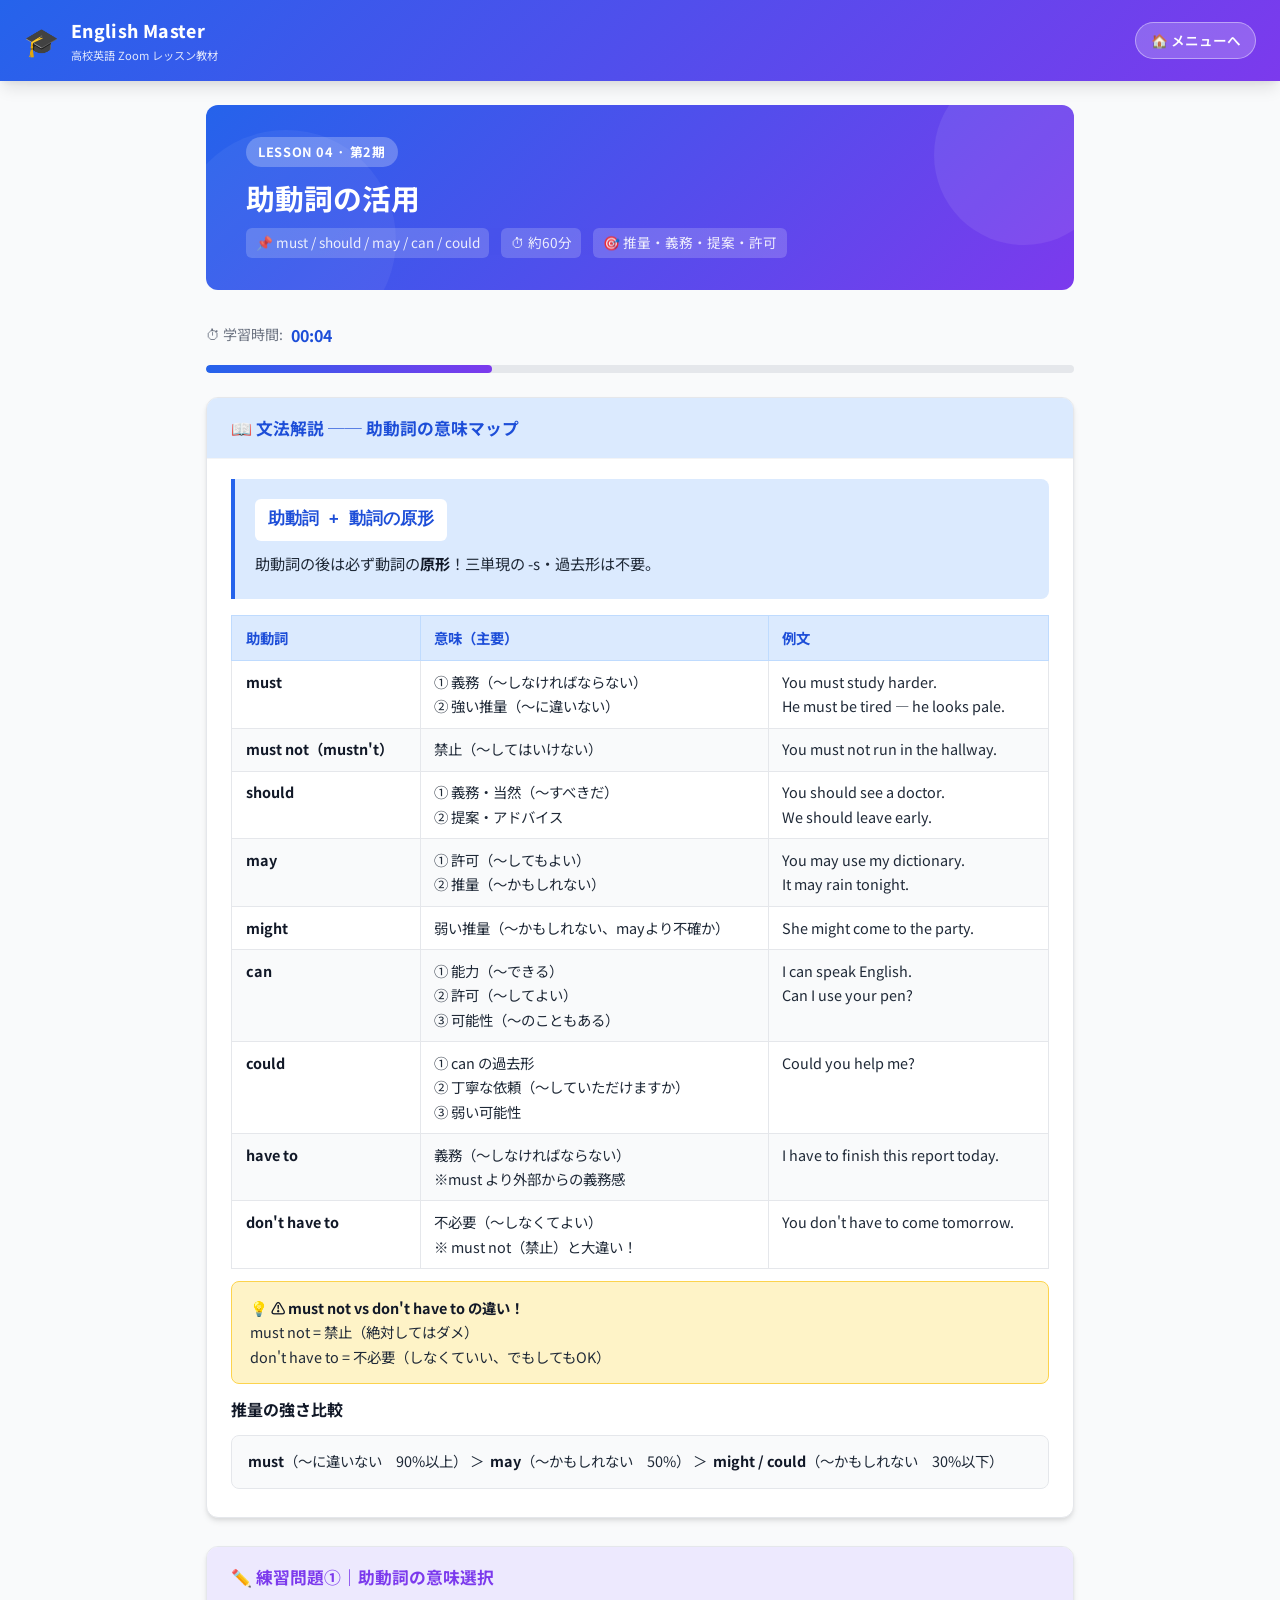
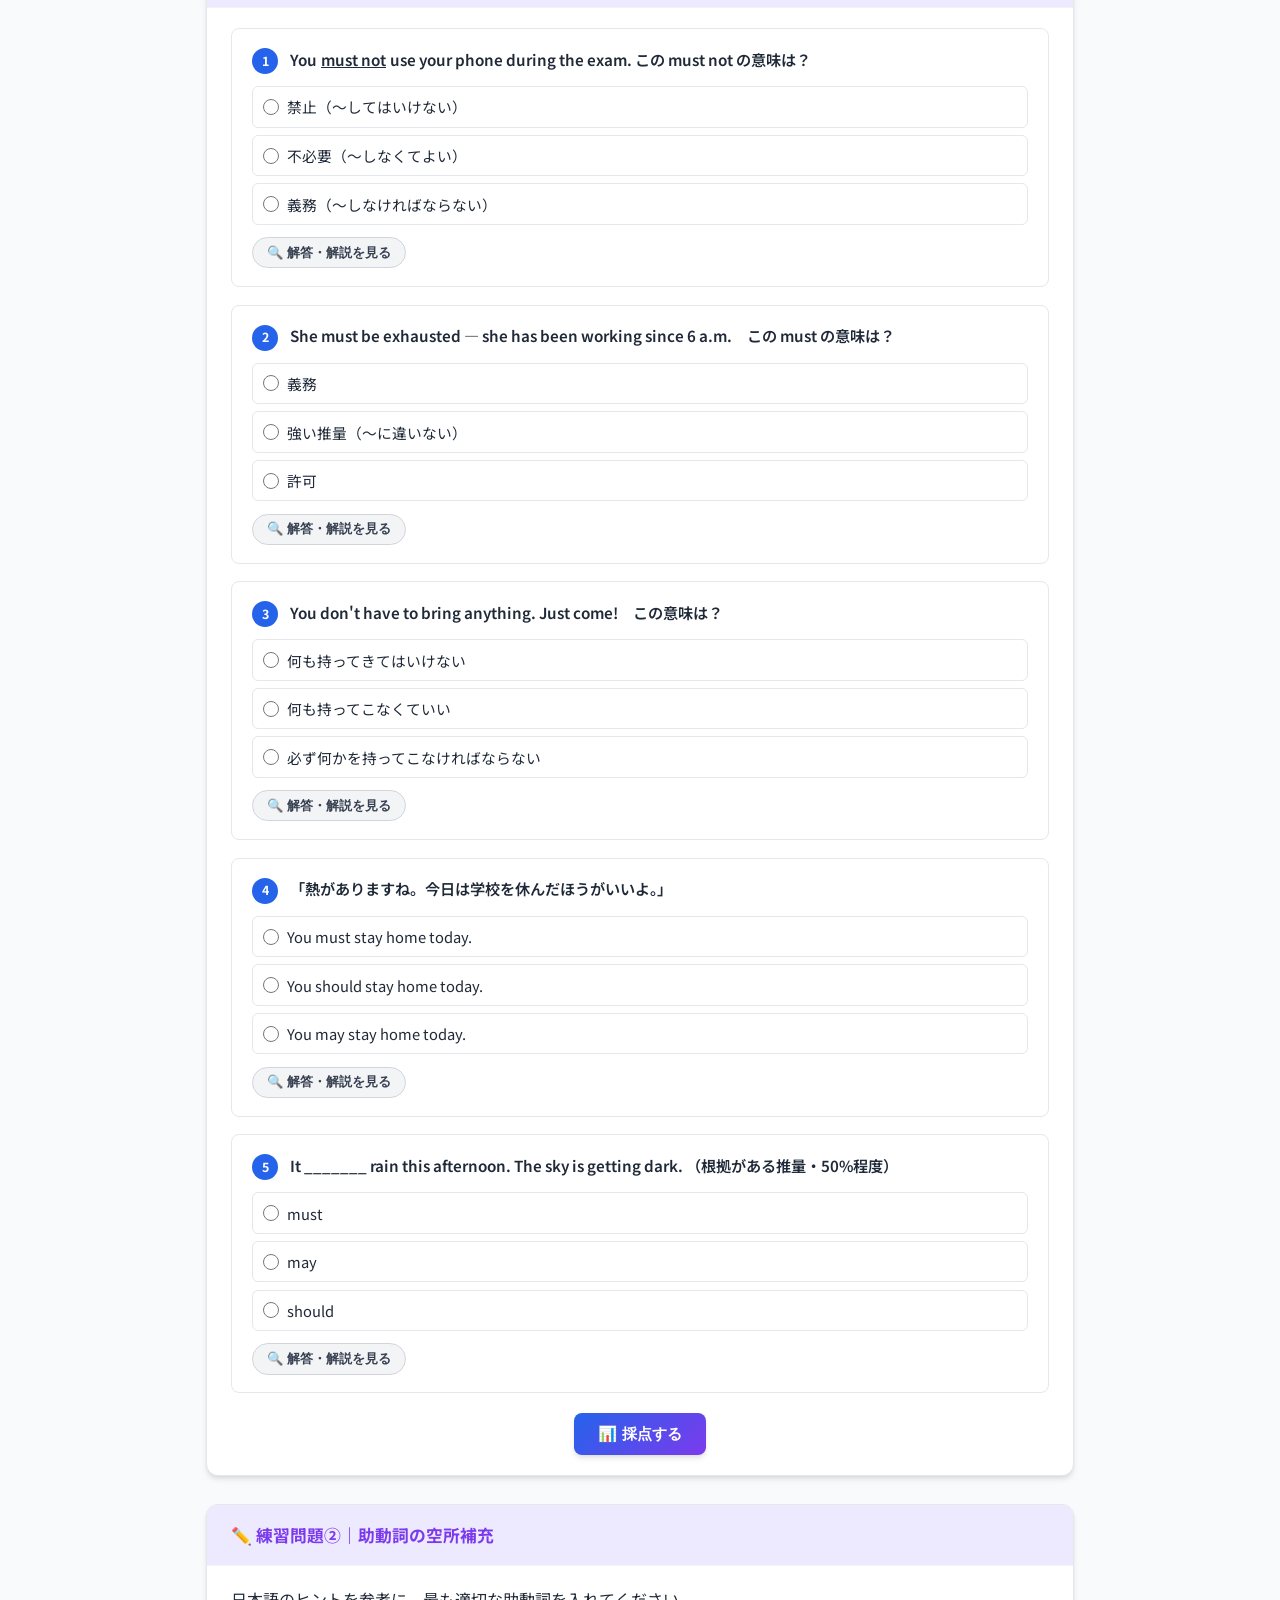
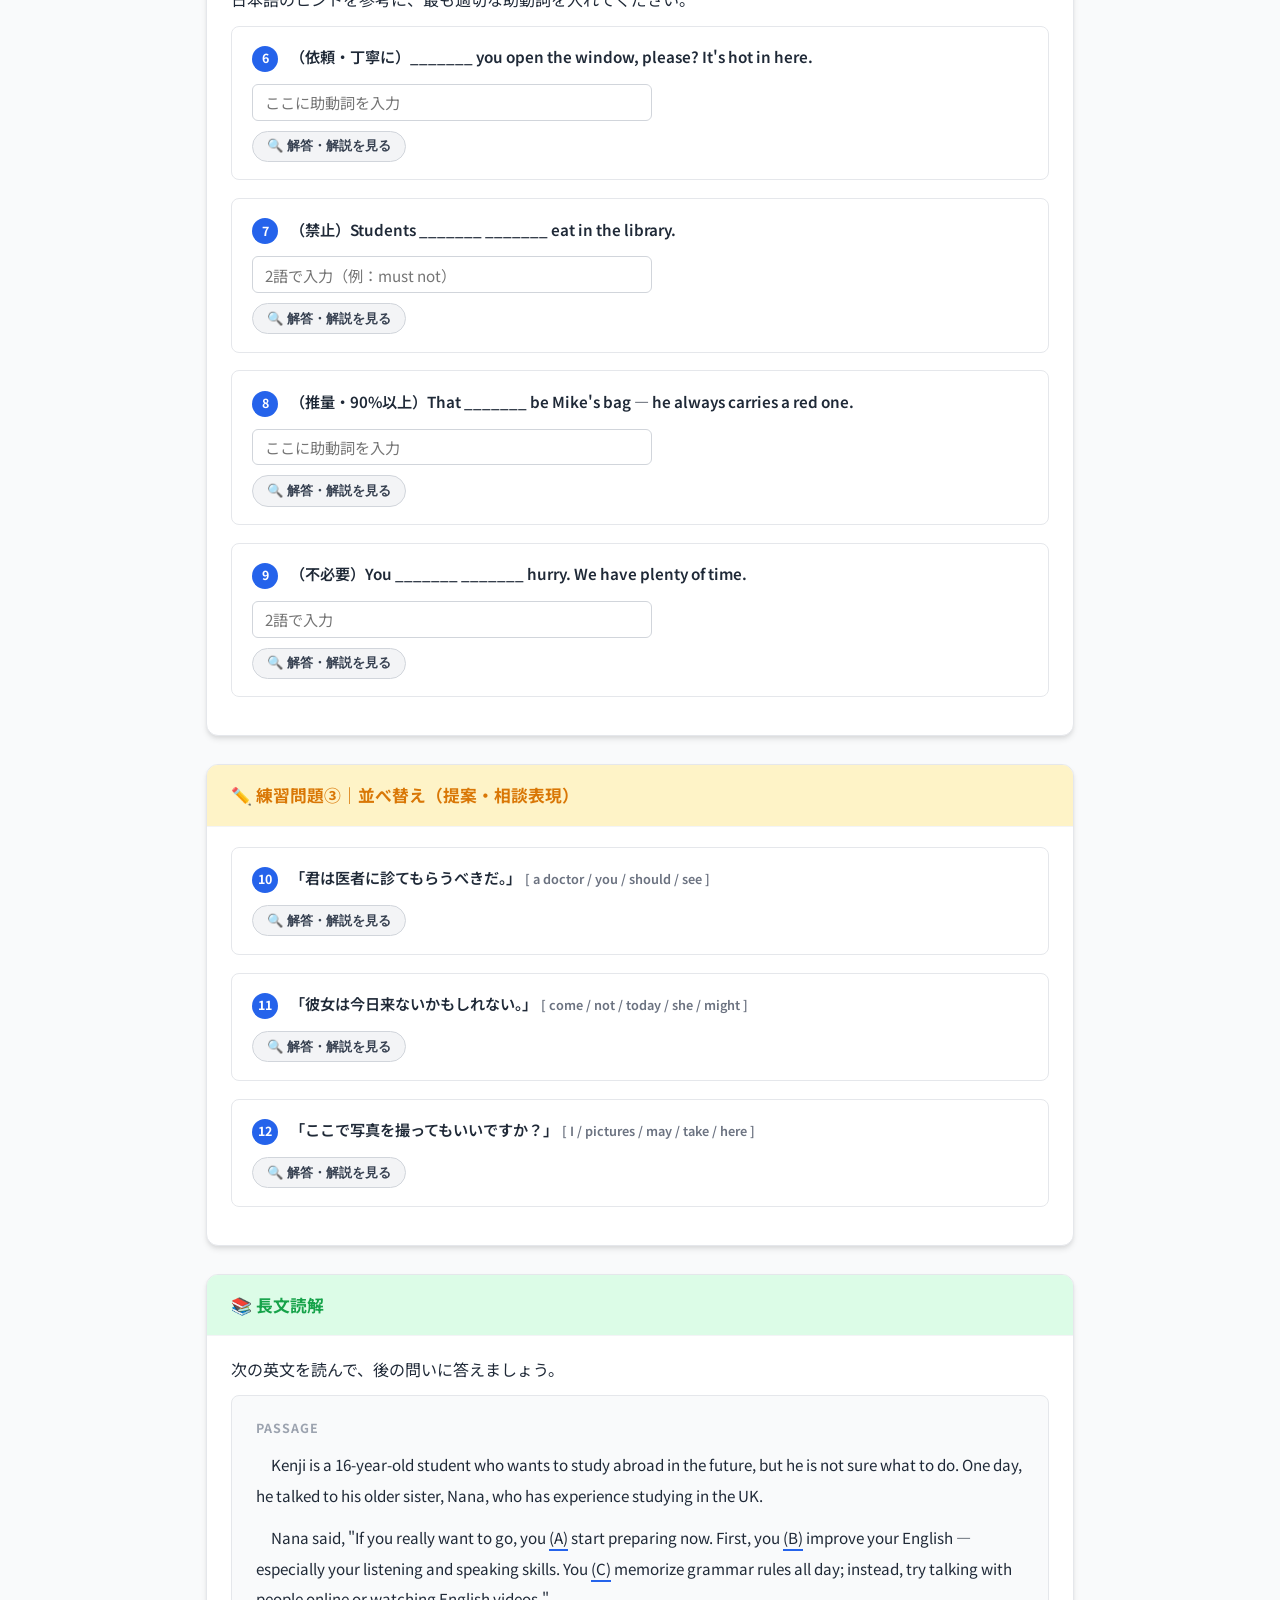
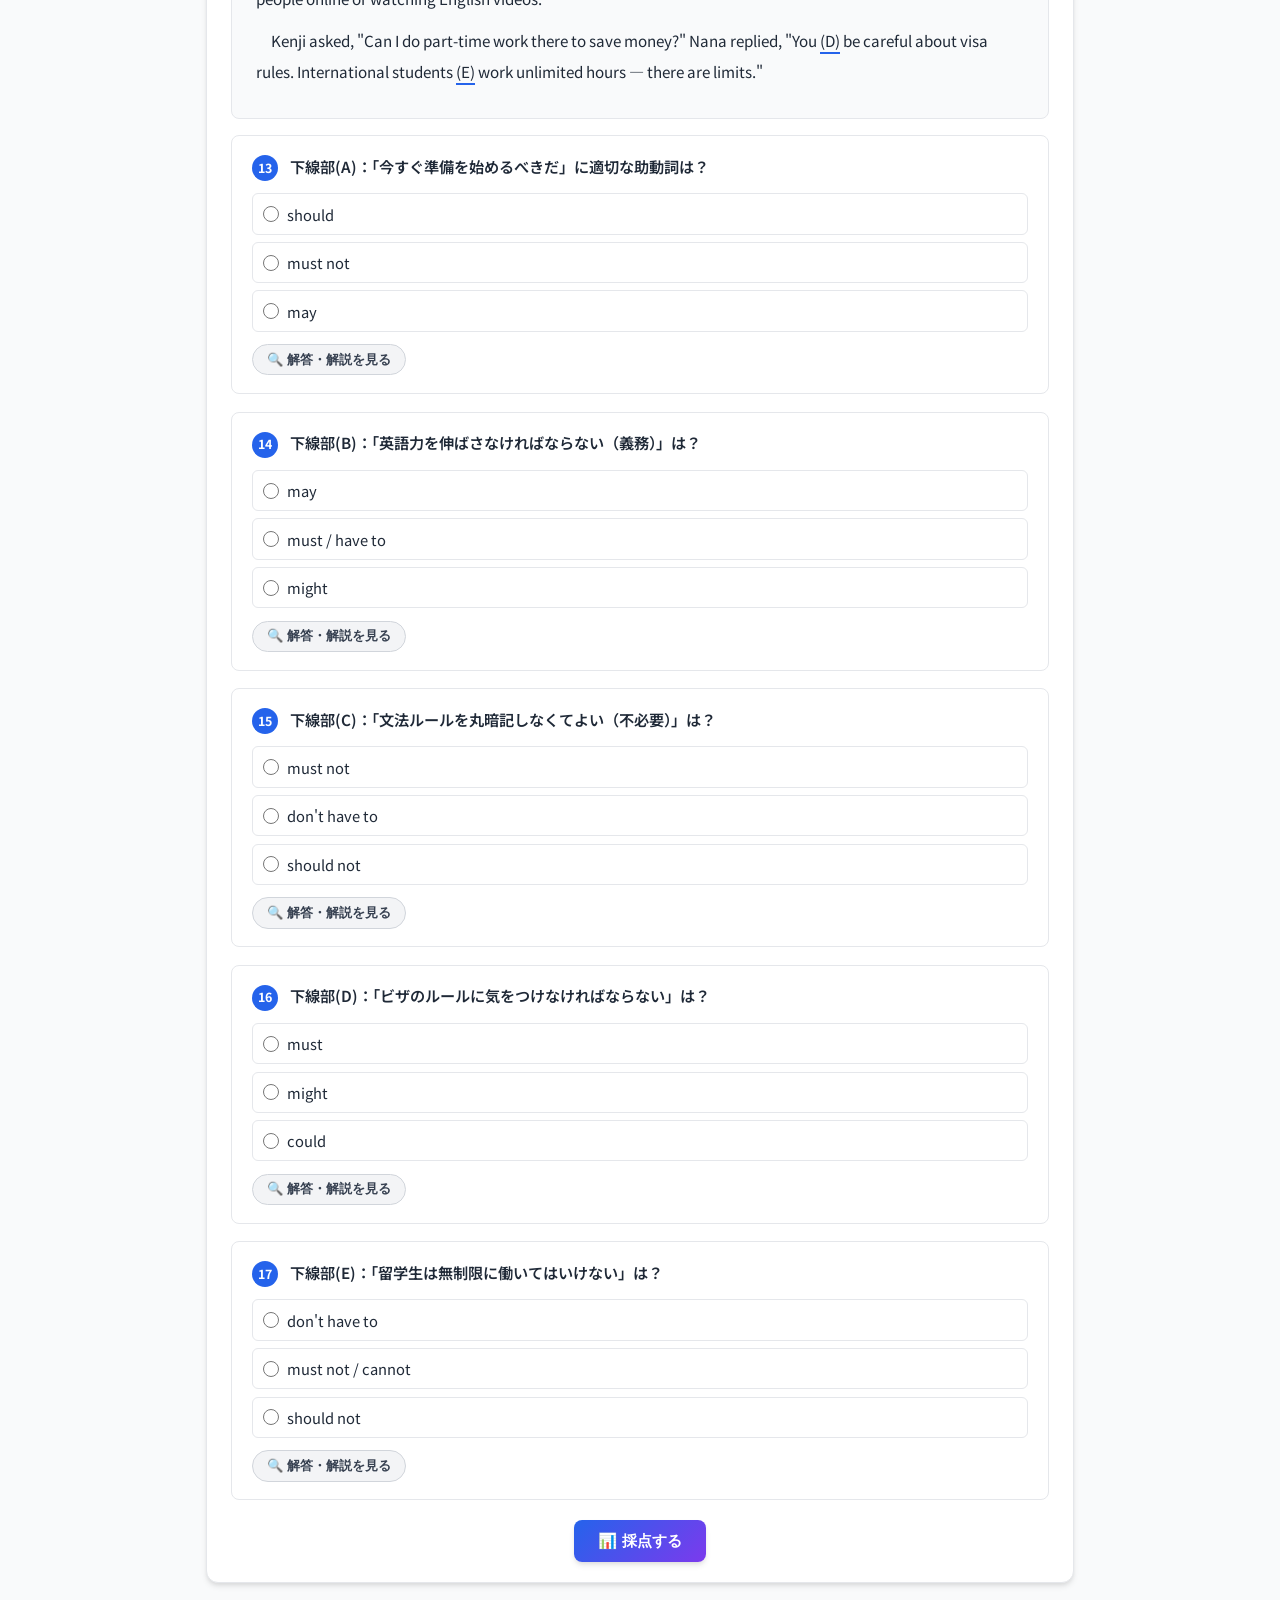
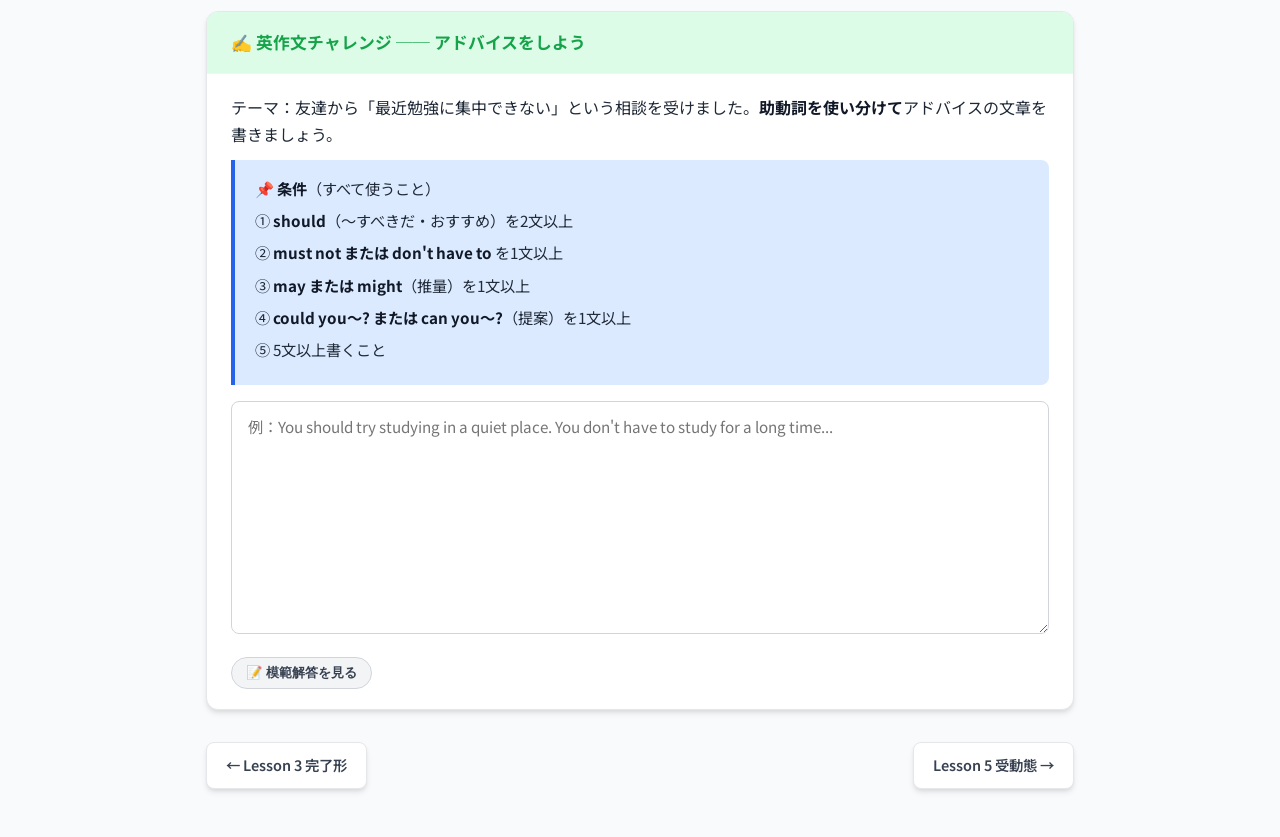
<file: lesson04.html>
<!DOCTYPE html>
<html lang="ja">
<head>
  <meta charset="UTF-8">
  <meta name="viewport" content="width=device-width, initial-scale=1.0">
  <title>Lesson 4 | 助動詞の活用 - English Master</title>
  <link rel="preconnect" href="https://fonts.googleapis.com">
  <link href="https://fonts.googleapis.com/css2?family=Noto+Sans+JP:wght@400;600;700;800&family=Inter:wght@400;600;700;800&display=swap" rel="stylesheet">
  <link rel="stylesheet" href="css/style.css">
</head>
<body>
<header class="site-header">
  <a href="index.html" class="logo">
    <span class="logo-icon">🎓</span>
    <span><span class="logo-text">English Master</span><span class="logo-sub">高校英語 Zoom レッスン教材</span></span>
  </a>
  <a href="index.html" class="btn-home">🏠 メニューへ</a>
</header>

<main class="container">
  <div class="lesson-hero">
    <span class="lesson-badge">LESSON 04 · 第2期</span>
    <h1>助動詞の活用</h1>
    <div class="lesson-meta">
      <span class="meta-tag">📌 must / should / may / can / could</span>
      <span class="meta-tag">⏱ 約60分</span>
      <span class="meta-tag">🎯 推量・義務・提案・許可</span>
    </div>
  </div>

  <div class="timer-wrap">⏱ 学習時間: <span class="timer-num" id="timer">00:00</span></div>
  <div class="progress-bar-wrap"><div class="progress-bar-fill" id="progress" style="width:0%"></div></div>

  <!-- Grammar -->
  <section class="section-card theme-blue">
    <div class="section-card-header">📖 文法解説 ── 助動詞の意味マップ</div>
    <div class="section-card-body">
      <div class="grammar-box">
        <div class="formula">助動詞 + 動詞の原形</div>
        <p style="margin-top:.4rem">助動詞の後は必ず動詞の<strong>原形</strong>！三単現の -s・過去形は不要。</p>
      </div>

      <table class="grammar-table">
        <thead><tr><th>助動詞</th><th>意味（主要）</th><th>例文</th></tr></thead>
        <tbody>
          <tr>
            <td><strong>must</strong></td>
            <td>① 義務（〜しなければならない）<br>② 強い推量（〜に違いない）</td>
            <td>You must study harder.<br>He must be tired — he looks pale.</td>
          </tr>
          <tr>
            <td><strong>must not（mustn't）</strong></td>
            <td>禁止（〜してはいけない）</td>
            <td>You must not run in the hallway.</td>
          </tr>
          <tr>
            <td><strong>should</strong></td>
            <td>① 義務・当然（〜すべきだ）<br>② 提案・アドバイス</td>
            <td>You should see a doctor.<br>We should leave early.</td>
          </tr>
          <tr>
            <td><strong>may</strong></td>
            <td>① 許可（〜してもよい）<br>② 推量（〜かもしれない）</td>
            <td>You may use my dictionary.<br>It may rain tonight.</td>
          </tr>
          <tr>
            <td><strong>might</strong></td>
            <td>弱い推量（〜かもしれない、mayより不確か）</td>
            <td>She might come to the party.</td>
          </tr>
          <tr>
            <td><strong>can</strong></td>
            <td>① 能力（〜できる）<br>② 許可（〜してよい）<br>③ 可能性（〜のこともある）</td>
            <td>I can speak English.<br>Can I use your pen?</td>
          </tr>
          <tr>
            <td><strong>could</strong></td>
            <td>① can の過去形<br>② 丁寧な依頼（〜していただけますか）<br>③ 弱い可能性</td>
            <td>Could you help me?</td>
          </tr>
          <tr>
            <td><strong>have to</strong></td>
            <td>義務（〜しなければならない）<br>※must より外部からの義務感</td>
            <td>I have to finish this report today.</td>
          </tr>
          <tr>
            <td><strong>don't have to</strong></td>
            <td>不必要（〜しなくてよい）<br>※ must not（禁止）と大違い！</td>
            <td>You don't have to come tomorrow.</td>
          </tr>
        </tbody>
      </table>

      <div class="point-box">
        <strong>⚠ must not vs don't have to の違い！</strong><br>
        must not = 禁止（絶対してはダメ）<br>
        don't have to = 不必要（しなくていい、でもしてもOK）
      </div>

      <p><strong>推量の強さ比較</strong></p>
      <div style="background:var(--gray-50);border:1px solid var(--gray-200);border-radius:8px;padding:.85rem 1rem;margin:.5rem 0;font-size:.9rem;">
        <strong>must</strong>（〜に違いない　90%以上）&nbsp;＞&nbsp;
        <strong>may</strong>（〜かもしれない　50%）&nbsp;＞&nbsp;
        <strong>might / could</strong>（〜かもしれない　30%以下）
      </div>
    </div>
  </section>

  <!-- Practice 1 -->
  <section class="section-card theme-purple">
    <div class="section-card-header">✏️ 練習問題①｜助動詞の意味選択</div>
    <div class="section-card-body">
      <form id="mcq-form1">

        <div class="quiz-item">
          <div class="quiz-question"><span class="quiz-number">1</span>You <u>must not</u> use your phone during the exam. この must not の意味は？</div>
          <div class="quiz-options">
            <label class="quiz-option"><input type="radio" name="q1" data-correct="true"> 禁止（〜してはいけない）</label>
            <label class="quiz-option"><input type="radio" name="q1"> 不必要（〜しなくてよい）</label>
            <label class="quiz-option"><input type="radio" name="q1"> 義務（〜しなければならない）</label>
          </div>
          <div class="answer-section">
            <button type="button" class="btn-answer" onclick="toggleAnswer(this,'ans1')">🔍 解答・解説を見る</button>
            <div id="ans1" class="answer-content hidden">
              <div class="correct-ans">✅ 禁止</div>
              <div class="explanation">must not は「〜してはいけない」という禁止を表します。試験中の携帯使用禁止。don't have to（〜しなくてよい）と混同しないよう注意！</div>
            </div>
          </div>
        </div>

        <div class="quiz-item">
          <div class="quiz-question"><span class="quiz-number">2</span>She must be exhausted — she has been working since 6 a.m.　この must の意味は？</div>
          <div class="quiz-options">
            <label class="quiz-option"><input type="radio" name="q2"> 義務</label>
            <label class="quiz-option"><input type="radio" name="q2" data-correct="true"> 強い推量（〜に違いない）</label>
            <label class="quiz-option"><input type="radio" name="q2"> 許可</label>
          </div>
          <div class="answer-section">
            <button type="button" class="btn-answer" onclick="toggleAnswer(this,'ans2')">🔍 解答・解説を見る</button>
            <div id="ans2" class="answer-content hidden">
              <div class="correct-ans">✅ 強い推量</div>
              <div class="explanation">「朝6時から働き続けている」という根拠から「疲れているに違いない」と推量しています。must + be + 形容詞で推量を表します。</div>
            </div>
          </div>
        </div>

        <div class="quiz-item">
          <div class="quiz-question"><span class="quiz-number">3</span>You don't have to bring anything. Just come!　この意味は？</div>
          <div class="quiz-options">
            <label class="quiz-option"><input type="radio" name="q3"> 何も持ってきてはいけない</label>
            <label class="quiz-option"><input type="radio" name="q3" data-correct="true"> 何も持ってこなくていい</label>
            <label class="quiz-option"><input type="radio" name="q3"> 必ず何かを持ってこなければならない</label>
          </div>
          <div class="answer-section">
            <button type="button" class="btn-answer" onclick="toggleAnswer(this,'ans3')">🔍 解答・解説を見る</button>
            <div id="ans3" class="answer-content hidden">
              <div class="correct-ans">✅ 何も持ってこなくていい</div>
              <div class="explanation">don't have to は「不必要」（〜しなくてよい）。「手ぶらで来てOK」という意味。must not（禁止）との違いを確認！</div>
            </div>
          </div>
        </div>

        <div class="quiz-item">
          <div class="quiz-question"><span class="quiz-number">4</span>「熱がありますね。今日は学校を休んだほうがいいよ。」</div>
          <div class="quiz-options">
            <label class="quiz-option"><input type="radio" name="q4"> You must stay home today.</label>
            <label class="quiz-option"><input type="radio" name="q4" data-correct="true"> You should stay home today.</label>
            <label class="quiz-option"><input type="radio" name="q4"> You may stay home today.</label>
          </div>
          <div class="answer-section">
            <button type="button" class="btn-answer" onclick="toggleAnswer(this,'ans4')">🔍 解答・解説を見る</button>
            <div id="ans4" class="answer-content hidden">
              <div class="correct-ans">✅ You should stay home today.</div>
              <div class="explanation">アドバイス・提案には should が最適。must は「絶対に〜しなければならない」と強すぎ、may は「許可」の意味になってしまいます。</div>
            </div>
          </div>
        </div>

        <div class="quiz-item">
          <div class="quiz-question"><span class="quiz-number">5</span>It _______ rain this afternoon. The sky is getting dark. （根拠がある推量・50%程度）</div>
          <div class="quiz-options">
            <label class="quiz-option"><input type="radio" name="q5"> must</label>
            <label class="quiz-option"><input type="radio" name="q5" data-correct="true"> may</label>
            <label class="quiz-option"><input type="radio" name="q5"> should</label>
          </div>
          <div class="answer-section">
            <button type="button" class="btn-answer" onclick="toggleAnswer(this,'ans5')">🔍 解答・解説を見る</button>
            <div id="ans5" class="answer-content hidden">
              <div class="correct-ans">✅ may</div>
              <div class="explanation">空が暗くなっているという根拠はあるが「50%程度」の不確かな推量なので may。must なら「〜に違いない」となり推量が強すぎます。</div>
            </div>
          </div>
        </div>

        <div style="text-align:center; margin-top:1.25rem;">
          <button type="button" class="btn-check-all" onclick="calcScore('mcq-form1','score1')">📊 採点する</button>
        </div>
        <div id="score1"></div>
      </form>
    </div>
  </section>

  <!-- Practice 2 -->
  <section class="section-card theme-purple">
    <div class="section-card-header">✏️ 練習問題②｜助動詞の空所補充</div>
    <div class="section-card-body">
      <p>日本語のヒントを参考に、最も適切な助動詞を入れてください。</p>

      <div class="quiz-item">
        <div class="quiz-question"><span class="quiz-number">6</span>（依頼・丁寧に）_______ you open the window, please? It's hot in here.</div>
        <input class="fill-input" placeholder="ここに助動詞を入力" oninput="checkFill(this,'could')">
        <div class="answer-section" style="margin-top:.6rem">
          <button type="button" class="btn-answer" onclick="toggleAnswer(this,'ans6')">🔍 解答・解説を見る</button>
          <div id="ans6" class="answer-content hidden">
            <div class="correct-ans">✅ Could（または Would）</div>
            <div class="explanation">丁寧な依頼には Could you〜? が一般的。Can you〜? より丁寧。「窓を開けていただけますか？」</div>
          </div>
        </div>
      </div>

      <div class="quiz-item">
        <div class="quiz-question"><span class="quiz-number">7</span>（禁止）Students _______ _______ eat in the library.</div>
        <input class="fill-input" placeholder="2語で入力（例：must not）" oninput="checkFill(this,'must not')">
        <div class="answer-section" style="margin-top:.6rem">
          <button type="button" class="btn-answer" onclick="toggleAnswer(this,'ans7')">🔍 解答・解説を見る</button>
          <div id="ans7" class="answer-content hidden">
            <div class="correct-ans">✅ must not（mustn't）</div>
            <div class="explanation">図書館での飲食禁止 → must not（禁止）。should not より強い禁止の意味。</div>
          </div>
        </div>
      </div>

      <div class="quiz-item">
        <div class="quiz-question"><span class="quiz-number">8</span>（推量・90%以上）That _______ be Mike's bag — he always carries a red one.</div>
        <input class="fill-input" placeholder="ここに助動詞を入力" oninput="checkFill(this,'must')">
        <div class="answer-section" style="margin-top:.6rem">
          <button type="button" class="btn-answer" onclick="toggleAnswer(this,'ans8')">🔍 解答・解説を見る</button>
          <div id="ans8" class="answer-content hidden">
            <div class="correct-ans">✅ must</div>
            <div class="explanation">「いつも赤いカバンを持っている」という根拠から「〜に違いない」と強く推量しています → must。</div>
          </div>
        </div>
      </div>

      <div class="quiz-item">
        <div class="quiz-question"><span class="quiz-number">9</span>（不必要）You _______ _______ hurry. We have plenty of time.</div>
        <input class="fill-input" placeholder="2語で入力" oninput="checkFill(this,"don't have to")">
        <div class="answer-section" style="margin-top:.6rem">
          <button type="button" class="btn-answer" onclick="toggleAnswer(this,'ans9')">🔍 解答・解説を見る</button>
          <div id="ans9" class="answer-content hidden">
            <div class="correct-ans">✅ don't have to</div>
            <div class="explanation">「時間はたっぷりある」→ 急ぐ必要はない → don't have to（不必要）。</div>
          </div>
        </div>
      </div>
    </div>
  </section>

  <!-- Practice 3 -->
  <section class="section-card theme-orange">
    <div class="section-card-header">✏️ 練習問題③｜並べ替え（提案・相談表現）</div>
    <div class="section-card-body">
      <div class="quiz-item">
        <div class="quiz-question"><span class="quiz-number">10</span>「君は医者に診てもらうべきだ。」<br><small style="color:var(--gray-500)">[ a doctor / you / should / see ]</small></div>
        <div class="answer-section">
          <button type="button" class="btn-answer" onclick="toggleAnswer(this,'ans10')">🔍 解答・解説を見る</button>
          <div id="ans10" class="answer-content hidden">
            <div class="correct-ans">✅ You should see a doctor.</div>
            <div class="explanation">should + 動詞の原形。アドバイスや提案の表現。「医者に診てもらうべきだ」。</div>
          </div>
        </div>
      </div>

      <div class="quiz-item">
        <div class="quiz-question"><span class="quiz-number">11</span>「彼女は今日来ないかもしれない。」<br><small style="color:var(--gray-500)">[ come / not / today / she / might ]</small></div>
        <div class="answer-section">
          <button type="button" class="btn-answer" onclick="toggleAnswer(this,'ans11')">🔍 解答・解説を見る</button>
          <div id="ans11" class="answer-content hidden">
            <div class="correct-ans">✅ She might not come today.</div>
            <div class="explanation">might not + 動詞の原形。弱い否定推量（30%以下の確率で来ない）。</div>
          </div>
        </div>
      </div>

      <div class="quiz-item">
        <div class="quiz-question"><span class="quiz-number">12</span>「ここで写真を撮ってもいいですか？」<br><small style="color:var(--gray-500)">[ I / pictures / may / take / here ]</small></div>
        <div class="answer-section">
          <button type="button" class="btn-answer" onclick="toggleAnswer(this,'ans12')">🔍 解答・解説を見る</button>
          <div id="ans12" class="answer-content hidden">
            <div class="correct-ans">✅ May I take pictures here?</div>
            <div class="explanation">May I 〜? は「〜してもいいですか？」という許可を求める丁寧な表現。Can I〜? より改まった言い方です。</div>
          </div>
        </div>
      </div>
    </div>
  </section>

  <!-- Reading -->
  <section class="section-card theme-green">
    <div class="section-card-header">📚 長文読解</div>
    <div class="section-card-body">
      <p>次の英文を読んで、後の問いに答えましょう。</p>
      <div class="reading-passage">
        <div class="passage-num">PASSAGE</div>
        <p>　Kenji is a 16-year-old student who wants to study abroad in the future, but he is not sure what to do. One day, he talked to his older sister, Nana, who has experience studying in the UK.</p>
        <p>　Nana said, "If you really want to go, you <span class="underline">(A)</span> start preparing now. First, you <span class="underline">(B)</span> improve your English — especially your listening and speaking skills. You <span class="underline">(C)</span> memorize grammar rules all day; instead, try talking with people online or watching English videos."</p>
        <p>　Kenji asked, "Can I do part-time work there to save money?" Nana replied, "You <span class="underline">(D)</span> be careful about visa rules. International students <span class="underline">(E)</span> work unlimited hours — there are limits."</p>
      </div>

      <form id="mcq-form2">
        <div class="quiz-item">
          <div class="quiz-question"><span class="quiz-number">13</span>下線部(A)：「今すぐ準備を始めるべきだ」に適切な助動詞は？</div>
          <div class="quiz-options">
            <label class="quiz-option"><input type="radio" name="rq1" data-correct="true"> should</label>
            <label class="quiz-option"><input type="radio" name="rq1"> must not</label>
            <label class="quiz-option"><input type="radio" name="rq1"> may</label>
          </div>
          <div class="answer-section">
            <button type="button" class="btn-answer" onclick="toggleAnswer(this,'rans1')">🔍 解答・解説を見る</button>
            <div id="rans1" class="answer-content hidden">
              <div class="correct-ans">✅ should</div>
              <div class="explanation">アドバイス・提案には should。「〜すべきだ」という意味で、強制でも禁止でもなく勧めのニュアンス。</div>
            </div>
          </div>
        </div>

        <div class="quiz-item">
          <div class="quiz-question"><span class="quiz-number">14</span>下線部(B)：「英語力を伸ばさなければならない（義務）」は？</div>
          <div class="quiz-options">
            <label class="quiz-option"><input type="radio" name="rq2"> may</label>
            <label class="quiz-option"><input type="radio" name="rq2" data-correct="true"> must / have to</label>
            <label class="quiz-option"><input type="radio" name="rq2"> might</label>
          </div>
          <div class="answer-section">
            <button type="button" class="btn-answer" onclick="toggleAnswer(this,'rans2')">🔍 解答・解説を見る</button>
            <div id="rans2" class="answer-content hidden">
              <div class="correct-ans">✅ must / have to</div>
              <div class="explanation">義務を表すには must または have to。留学するために英語力が必要という必然性から must が自然です。</div>
            </div>
          </div>
        </div>

        <div class="quiz-item">
          <div class="quiz-question"><span class="quiz-number">15</span>下線部(C)：「文法ルールを丸暗記しなくてよい（不必要）」は？</div>
          <div class="quiz-options">
            <label class="quiz-option"><input type="radio" name="rq3"> must not</label>
            <label class="quiz-option"><input type="radio" name="rq3" data-correct="true"> don't have to</label>
            <label class="quiz-option"><input type="radio" name="rq3"> should not</label>
          </div>
          <div class="answer-section">
            <button type="button" class="btn-answer" onclick="toggleAnswer(this,'rans3')">🔍 解答・解説を見る</button>
            <div id="rans3" class="answer-content hidden">
              <div class="correct-ans">✅ don't have to</div>
              <div class="explanation">「丸暗記しなくてよい（でも悪くはない）」→ 不必要の don't have to。must not だと「絶対してはいけない」になってしまいます。</div>
            </div>
          </div>
        </div>

        <div class="quiz-item">
          <div class="quiz-question"><span class="quiz-number">16</span>下線部(D)：「ビザのルールに気をつけなければならない」は？</div>
          <div class="quiz-options">
            <label class="quiz-option"><input type="radio" name="rq4" data-correct="true"> must</label>
            <label class="quiz-option"><input type="radio" name="rq4"> might</label>
            <label class="quiz-option"><input type="radio" name="rq4"> could</label>
          </div>
          <div class="answer-section">
            <button type="button" class="btn-answer" onclick="toggleAnswer(this,'rans4')">🔍 解答・解説を見る</button>
            <div id="rans4" class="answer-content hidden">
              <div class="correct-ans">✅ must</div>
              <div class="explanation">法的なビザルールに関する義務・強い必要性 → must be careful で「気をつけなければならない」。</div>
            </div>
          </div>
        </div>

        <div class="quiz-item">
          <div class="quiz-question"><span class="quiz-number">17</span>下線部(E)：「留学生は無制限に働いてはいけない」は？</div>
          <div class="quiz-options">
            <label class="quiz-option"><input type="radio" name="rq5"> don't have to</label>
            <label class="quiz-option"><input type="radio" name="rq5" data-correct="true"> must not / cannot</label>
            <label class="quiz-option"><input type="radio" name="rq5"> should not</label>
          </div>
          <div class="answer-section">
            <button type="button" class="btn-answer" onclick="toggleAnswer(this,'rans5')">🔍 解答・解説を見る</button>
            <div id="rans5" class="answer-content hidden">
              <div class="correct-ans">✅ must not / cannot</div>
              <div class="explanation">法律上の禁止事項なので must not または cannot（〜できない）が適切。「無制限には働けない」。</div>
            </div>
          </div>
        </div>

        <div style="text-align:center; margin-top:1.25rem;">
          <button type="button" class="btn-check-all" onclick="calcScore('mcq-form2','score2')">📊 採点する</button>
        </div>
        <div id="score2"></div>
      </form>
    </div>
  </section>

  <!-- Writing -->
  <section class="section-card theme-green">
    <div class="section-card-header">✍️ 英作文チャレンジ ── アドバイスをしよう</div>
    <div class="section-card-body">
      <p>テーマ：友達から「最近勉強に集中できない」という相談を受けました。<strong>助動詞を使い分けて</strong>アドバイスの文章を書きましょう。</p>
      <div class="grammar-box">
        <p>📌 <strong>条件</strong>（すべて使うこと）</p>
        <p>① <strong>should</strong>（〜すべきだ・おすすめ）を2文以上</p>
        <p>② <strong>must not または don't have to</strong> を1文以上</p>
        <p>③ <strong>may または might</strong>（推量）を1文以上</p>
        <p>④ <strong>could you〜? または can you〜?</strong>（提案）を1文以上</p>
        <p>⑤ 5文以上書くこと</p>
      </div>
      <textarea class="writing-area" placeholder="例：You should try studying in a quiet place. You don't have to study for a long time..." rows="8"></textarea>
      <div style="margin-top:1rem;">
        <button type="button" class="btn-answer" onclick="toggleAnswer(this,'sample1')">📝 模範解答を見る</button>
        <div id="sample1" class="answer-content hidden" style="margin-top:.75rem;">
          <div class="correct-ans">📝 模範解答例</div>
          <div class="explanation">
            I understand how you feel. Here is my advice.<br><br>
            First, you <em>should</em> try studying in a quiet place, like a library. <em>（提案）</em><br>
            You <em>should</em> also set a short study goal — for example, focus for 25 minutes and then take a 5-minute break. <em>（提案）</em><br>
            You <em>must not</em> use your smartphone while studying — it will only distract you. <em>（禁止）</em><br>
            You <em>don't have to</em> study for hours at once; short and regular sessions are more effective. <em>（不必要）</em><br>
            The reason you can't focus <em>might</em> be tiredness or stress, so make sure you sleep enough. <em>（推量）</em><br>
            <em>Could you</em> try these tips for one week and tell me how they work? <em>（提案・依頼）</em>
          </div>
        </div>
      </div>
    </div>
  </section>

  <nav class="lesson-nav">
    <a href="lesson03.html">← Lesson 3 完了形</a>
    <a href="lesson05.html">Lesson 5 受動態 →</a>
  </nav>
</main>

<script src="js/common.js"></script>
<script>
  startTimer('timer');
  setupMCQ('mcq-form1');
  setupMCQ('mcq-form2');
  updateProgress('progress', 4, 12);
</script>
</body>
</html>
</file>
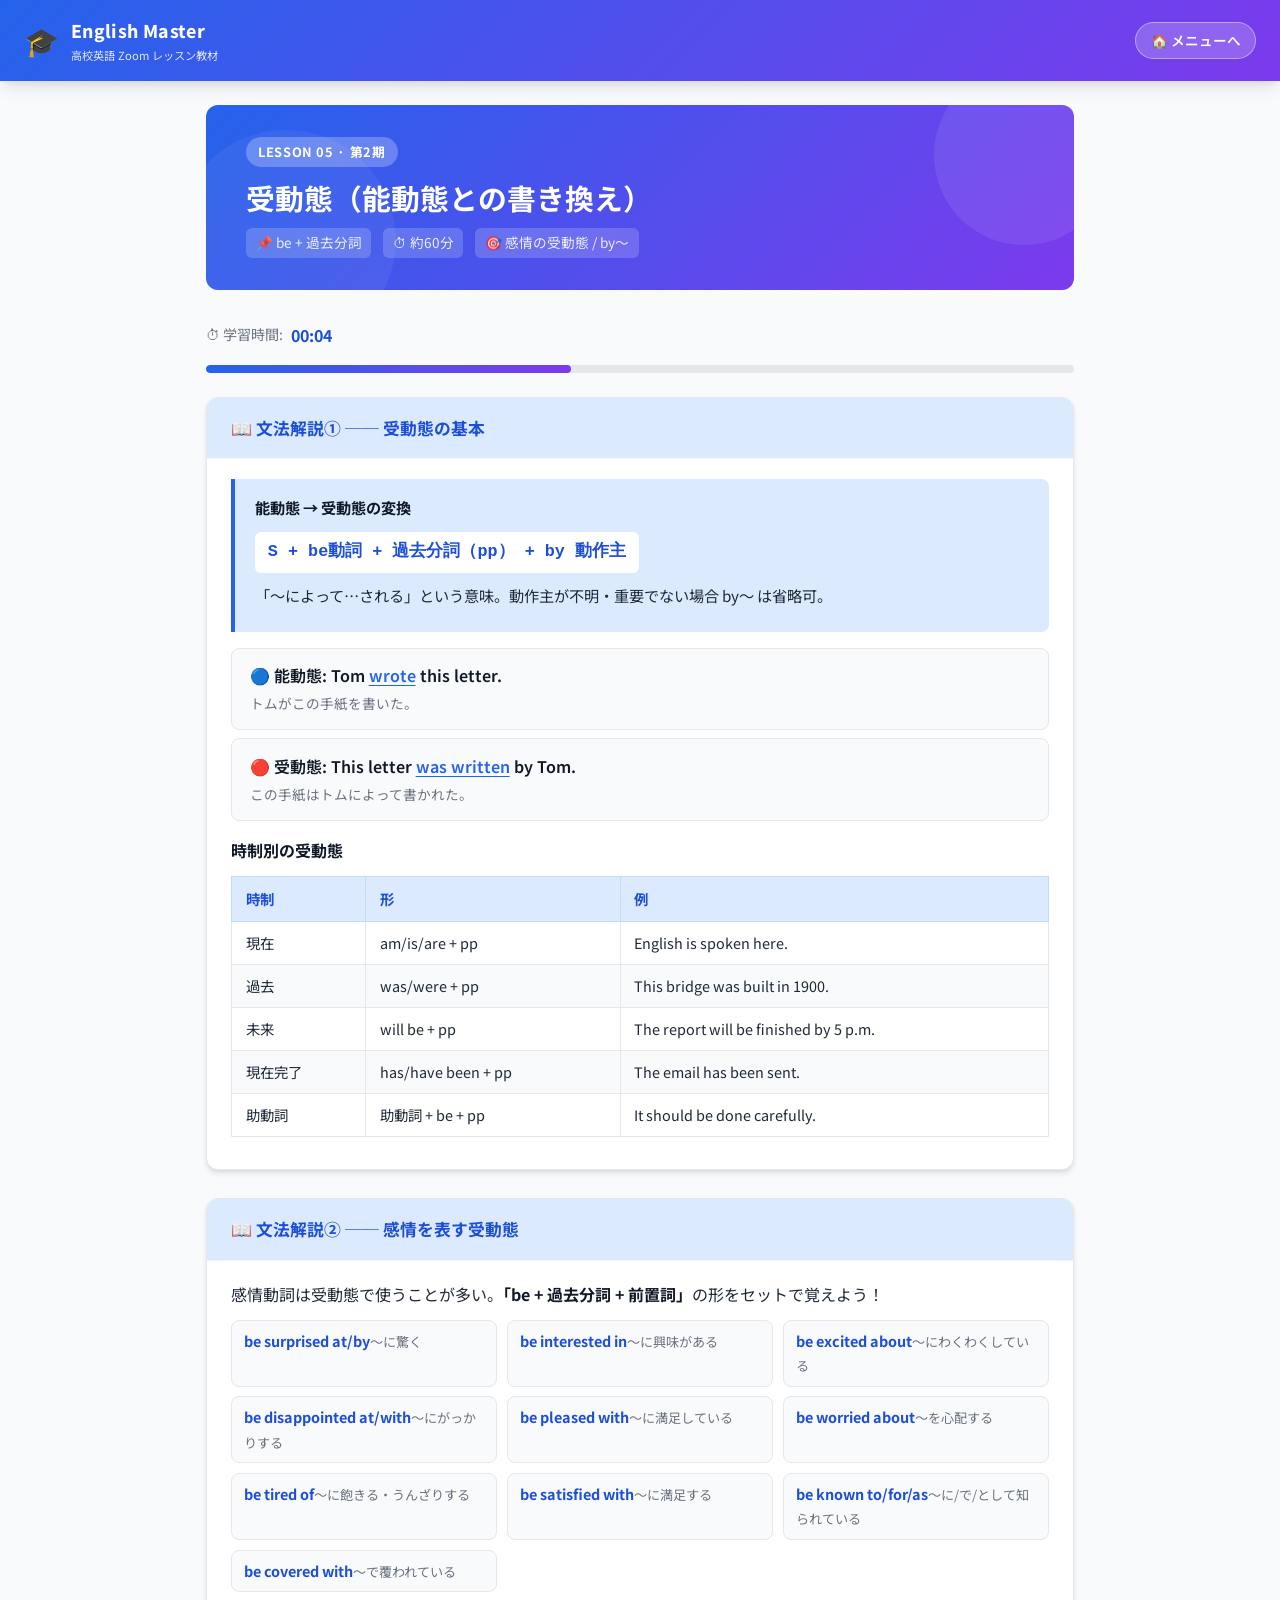
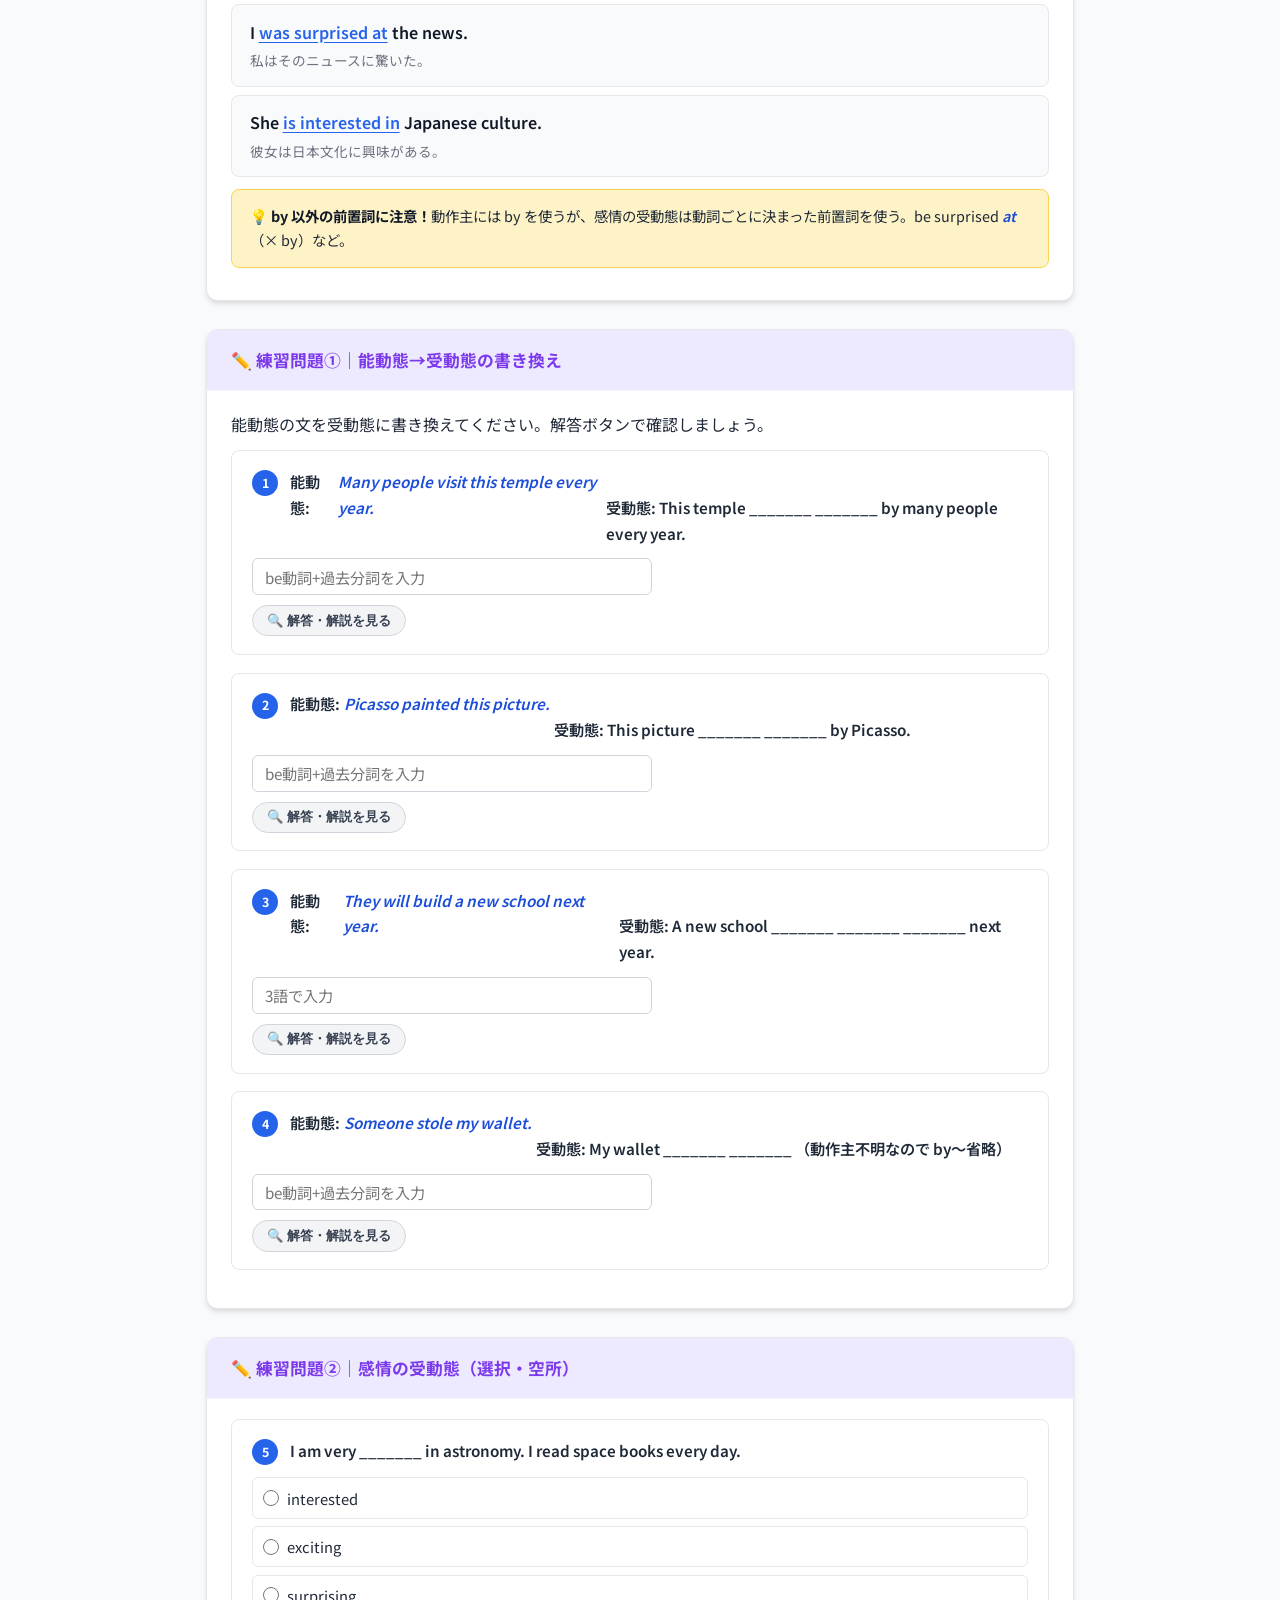
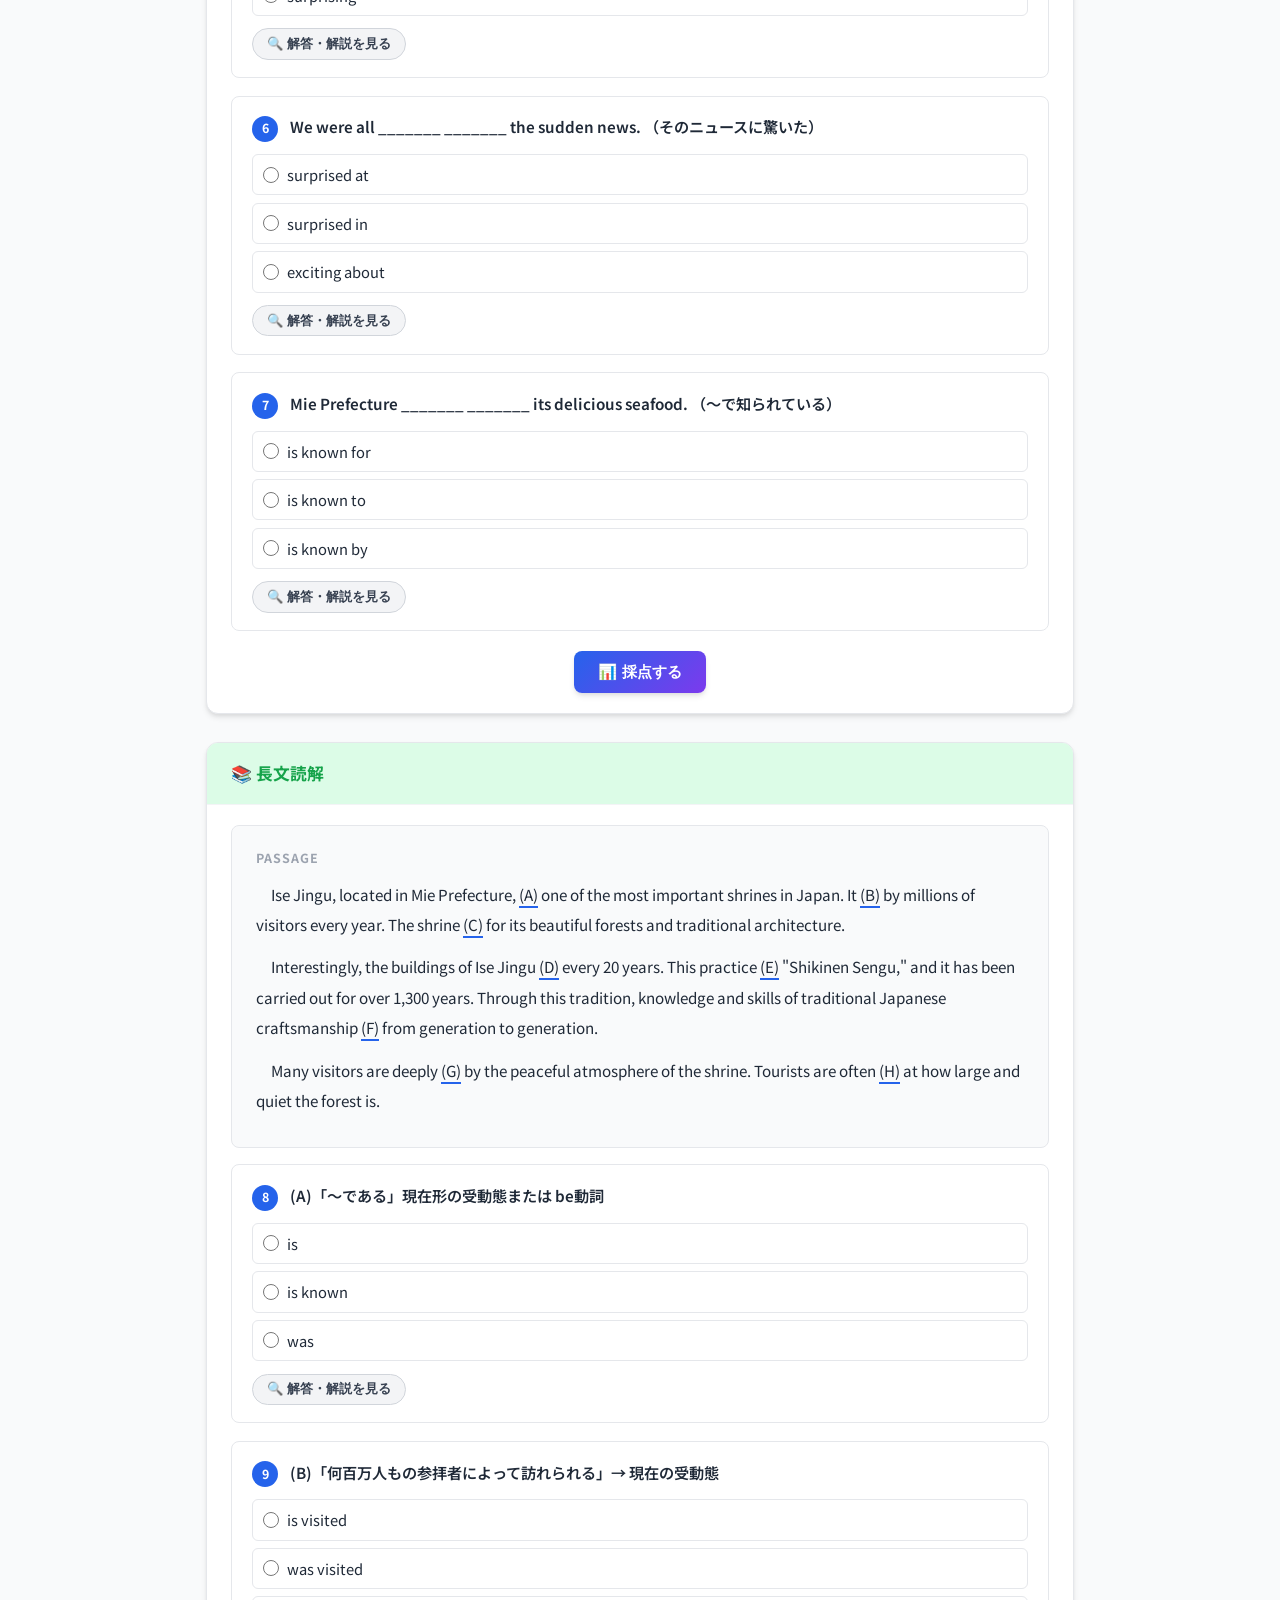
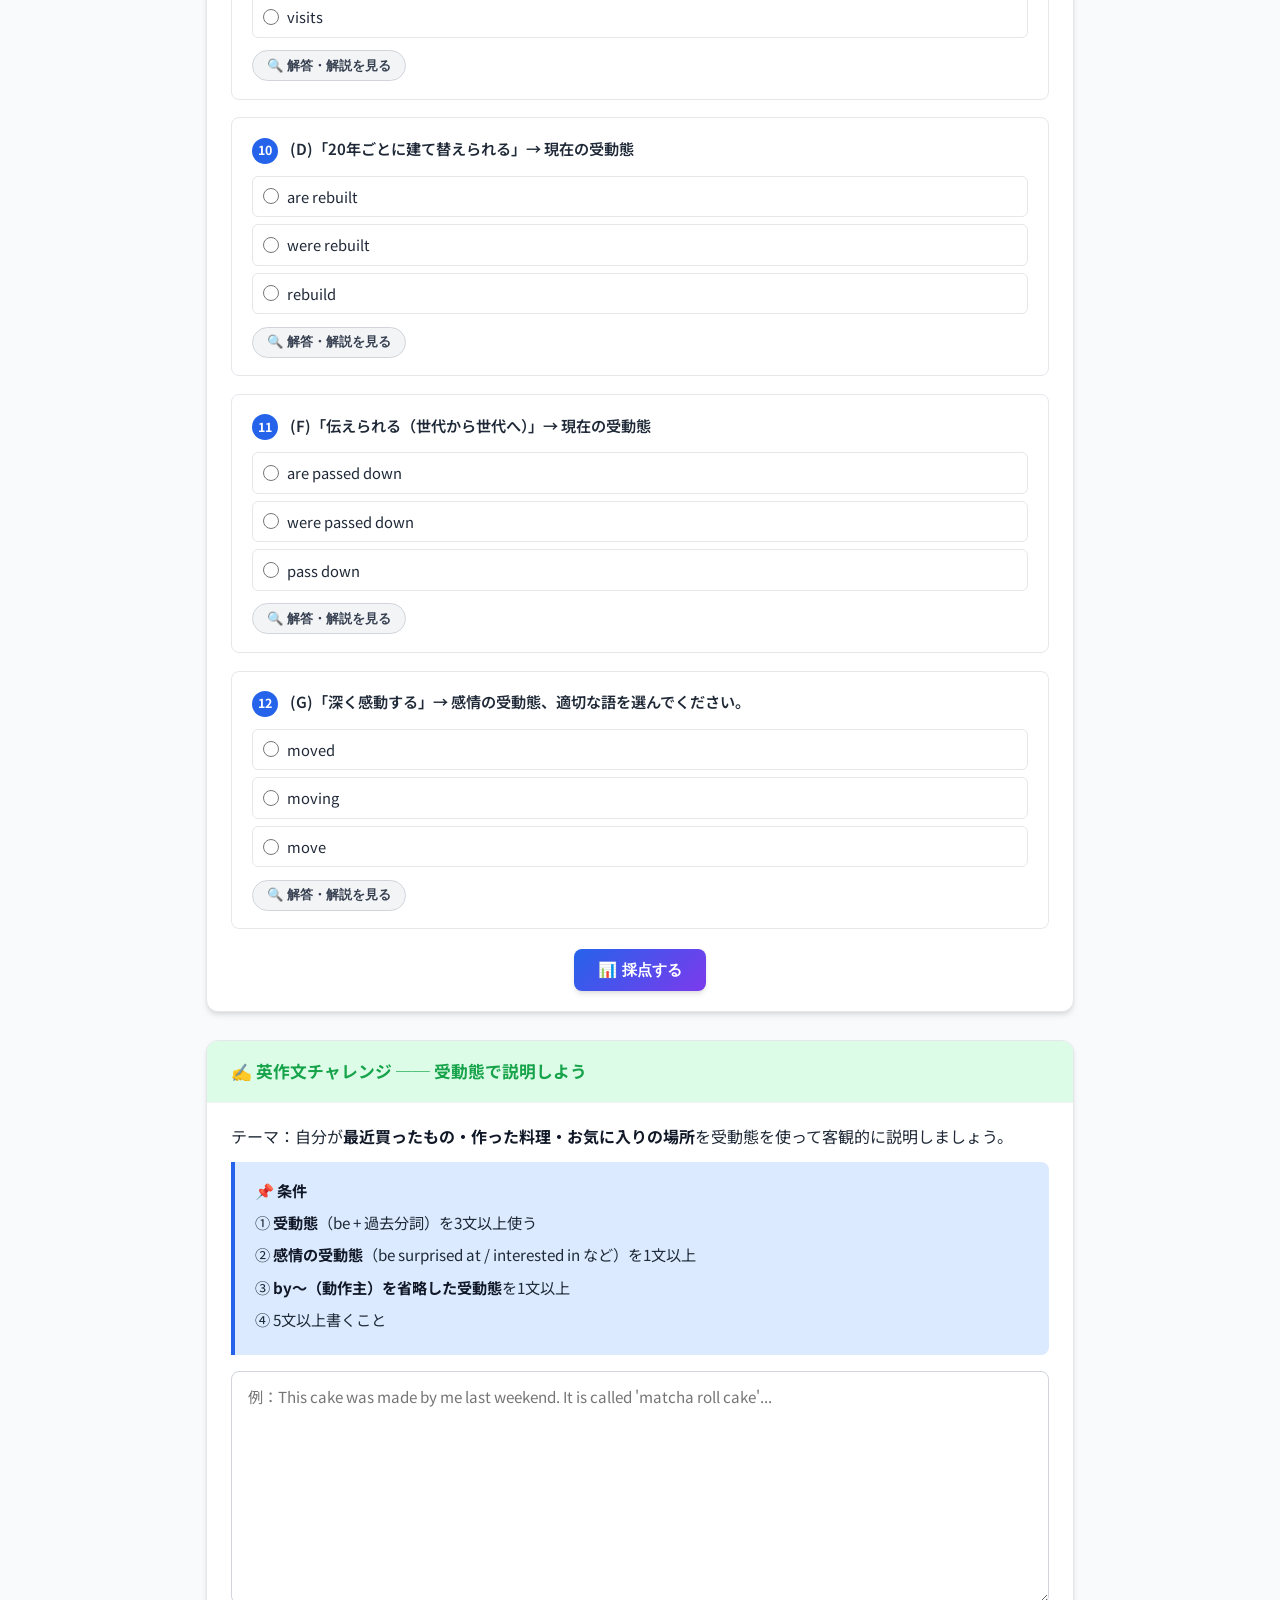
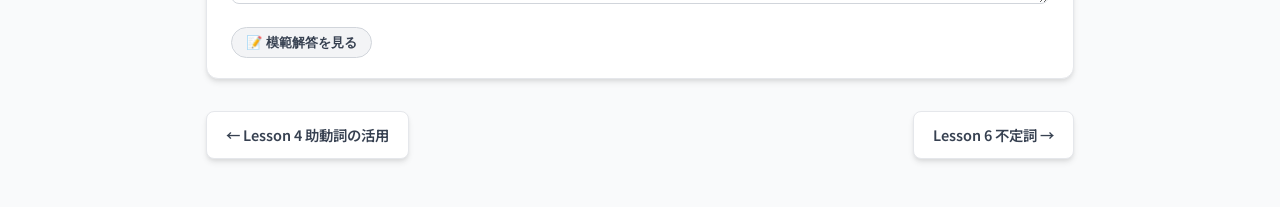
<file: lesson05.html>
<!DOCTYPE html>
<html lang="ja">
<head>
  <meta charset="UTF-8">
  <meta name="viewport" content="width=device-width, initial-scale=1.0">
  <title>Lesson 5 | 受動態 - English Master</title>
  <link rel="preconnect" href="https://fonts.googleapis.com">
  <link href="https://fonts.googleapis.com/css2?family=Noto+Sans+JP:wght@400;600;700;800&family=Inter:wght@400;600;700;800&display=swap" rel="stylesheet">
  <link rel="stylesheet" href="css/style.css">
</head>
<body>
<header class="site-header">
  <a href="index.html" class="logo">
    <span class="logo-icon">🎓</span>
    <span><span class="logo-text">English Master</span><span class="logo-sub">高校英語 Zoom レッスン教材</span></span>
  </a>
  <a href="index.html" class="btn-home">🏠 メニューへ</a>
</header>

<main class="container">
  <div class="lesson-hero">
    <span class="lesson-badge">LESSON 05 · 第2期</span>
    <h1>受動態（能動態との書き換え）</h1>
    <div class="lesson-meta">
      <span class="meta-tag">📌 be + 過去分詞</span>
      <span class="meta-tag">⏱ 約60分</span>
      <span class="meta-tag">🎯 感情の受動態 / by〜</span>
    </div>
  </div>

  <div class="timer-wrap">⏱ 学習時間: <span class="timer-num" id="timer">00:00</span></div>
  <div class="progress-bar-wrap"><div class="progress-bar-fill" id="progress" style="width:0%"></div></div>

  <!-- Grammar 1 -->
  <section class="section-card theme-blue">
    <div class="section-card-header">📖 文法解説① ── 受動態の基本</div>
    <div class="section-card-body">
      <div class="grammar-box">
        <p><strong>能動態 → 受動態の変換</strong></p>
        <div class="formula">S + be動詞 + 過去分詞（pp） + by 動作主</div>
        <p style="margin-top:.4rem">「〜によって…される」という意味。動作主が不明・重要でない場合 by〜 は省略可。</p>
      </div>

      <div class="example-box">
        <div class="eng">🔵 能動態: Tom <span class="highlight">wrote</span> this letter.</div>
        <div class="jpn">トムがこの手紙を書いた。</div>
      </div>
      <div class="example-box">
        <div class="eng">🔴 受動態: This letter <span class="highlight">was written</span> by Tom.</div>
        <div class="jpn">この手紙はトムによって書かれた。</div>
      </div>

      <p style="margin-top:1rem"><strong>時制別の受動態</strong></p>
      <table class="grammar-table">
        <thead><tr><th>時制</th><th>形</th><th>例</th></tr></thead>
        <tbody>
          <tr><td>現在</td><td>am/is/are + pp</td><td>English is spoken here.</td></tr>
          <tr><td>過去</td><td>was/were + pp</td><td>This bridge was built in 1900.</td></tr>
          <tr><td>未来</td><td>will be + pp</td><td>The report will be finished by 5 p.m.</td></tr>
          <tr><td>現在完了</td><td>has/have been + pp</td><td>The email has been sent.</td></tr>
          <tr><td>助動詞</td><td>助動詞 + be + pp</td><td>It should be done carefully.</td></tr>
        </tbody>
      </table>
    </div>
  </section>

  <!-- Grammar 2 -->
  <section class="section-card theme-blue">
    <div class="section-card-header">📖 文法解説② ── 感情を表す受動態</div>
    <div class="section-card-body">
      <p>感情動詞は受動態で使うことが多い。<strong>「be + 過去分詞 + 前置詞」</strong>の形をセットで覚えよう！</p>
      <div class="vocab-grid">
        <div class="vocab-item"><span class="word">be surprised at/by</span><span class="meaning">〜に驚く</span></div>
        <div class="vocab-item"><span class="word">be interested in</span><span class="meaning">〜に興味がある</span></div>
        <div class="vocab-item"><span class="word">be excited about</span><span class="meaning">〜にわくわくしている</span></div>
        <div class="vocab-item"><span class="word">be disappointed at/with</span><span class="meaning">〜にがっかりする</span></div>
        <div class="vocab-item"><span class="word">be pleased with</span><span class="meaning">〜に満足している</span></div>
        <div class="vocab-item"><span class="word">be worried about</span><span class="meaning">〜を心配する</span></div>
        <div class="vocab-item"><span class="word">be tired of</span><span class="meaning">〜に飽きる・うんざりする</span></div>
        <div class="vocab-item"><span class="word">be satisfied with</span><span class="meaning">〜に満足する</span></div>
        <div class="vocab-item"><span class="word">be known to/for/as</span><span class="meaning">〜に/で/として知られている</span></div>
        <div class="vocab-item"><span class="word">be covered with</span><span class="meaning">〜で覆われている</span></div>
      </div>
      <div class="example-box">
        <div class="eng">I <span class="highlight">was surprised at</span> the news.</div>
        <div class="jpn">私はそのニュースに驚いた。</div>
      </div>
      <div class="example-box">
        <div class="eng">She <span class="highlight">is interested in</span> Japanese culture.</div>
        <div class="jpn">彼女は日本文化に興味がある。</div>
      </div>
      <div class="point-box">
        <strong>by 以外の前置詞に注意！</strong>動作主には by を使うが、感情の受動態は動詞ごとに決まった前置詞を使う。be surprised <em>at</em>（× by）など。
      </div>
    </div>
  </section>

  <!-- Practice 1 -->
  <section class="section-card theme-purple">
    <div class="section-card-header">✏️ 練習問題①｜能動態→受動態の書き換え</div>
    <div class="section-card-body">
      <p>能動態の文を受動態に書き換えてください。解答ボタンで確認しましょう。</p>

      <div class="quiz-item">
        <div class="quiz-question"><span class="quiz-number">1</span>能動態: <em>Many people visit this temple every year.</em><br>受動態: This temple _______ _______ by many people every year.</div>
        <input class="fill-input" placeholder="be動詞+過去分詞を入力" oninput="checkFill(this,'is visited')">
        <div class="answer-section" style="margin-top:.6rem">
          <button type="button" class="btn-answer" onclick="toggleAnswer(this,'ans1')">🔍 解答・解説を見る</button>
          <div id="ans1" class="answer-content hidden">
            <div class="correct-ans">✅ is visited</div>
            <div class="explanation">主語が This temple（単数）→ is。現在形の受動態なので is + 過去分詞（visited）。visit は規則動詞。</div>
          </div>
        </div>
      </div>

      <div class="quiz-item">
        <div class="quiz-question"><span class="quiz-number">2</span>能動態: <em>Picasso painted this picture.</em><br>受動態: This picture _______ _______ by Picasso.</div>
        <input class="fill-input" placeholder="be動詞+過去分詞を入力" oninput="checkFill(this,'was painted')">
        <div class="answer-section" style="margin-top:.6rem">
          <button type="button" class="btn-answer" onclick="toggleAnswer(this,'ans2')">🔍 解答・解説を見る</button>
          <div id="ans2" class="answer-content hidden">
            <div class="correct-ans">✅ was painted</div>
            <div class="explanation">過去形の受動態。主語が This picture（単数）→ was。paint は規則動詞（painted）。</div>
          </div>
        </div>
      </div>

      <div class="quiz-item">
        <div class="quiz-question"><span class="quiz-number">3</span>能動態: <em>They will build a new school next year.</em><br>受動態: A new school _______ _______ _______ next year.</div>
        <input class="fill-input" placeholder="3語で入力" oninput="checkFill(this,'will be built')">
        <div class="answer-section" style="margin-top:.6rem">
          <button type="button" class="btn-answer" onclick="toggleAnswer(this,'ans3')">🔍 解答・解説を見る</button>
          <div id="ans3" class="answer-content hidden">
            <div class="correct-ans">✅ will be built</div>
            <div class="explanation">未来の受動態は will + be + 過去分詞。build の過去分詞は built（不規則）。</div>
          </div>
        </div>
      </div>

      <div class="quiz-item">
        <div class="quiz-question"><span class="quiz-number">4</span>能動態: <em>Someone stole my wallet.</em><br>受動態: My wallet _______ _______ （動作主不明なので by〜省略）</div>
        <input class="fill-input" placeholder="be動詞+過去分詞を入力" oninput="checkFill(this,'was stolen')">
        <div class="answer-section" style="margin-top:.6rem">
          <button type="button" class="btn-answer" onclick="toggleAnswer(this,'ans4')">🔍 解答・解説を見る</button>
          <div id="ans4" class="answer-content hidden">
            <div class="correct-ans">✅ was stolen</div>
            <div class="explanation">steal の過去分詞は stolen（不規則）。「誰かに」は特定できないので by someone は省略するのが自然。</div>
          </div>
        </div>
      </div>
    </div>
  </section>

  <!-- Practice 2 -->
  <section class="section-card theme-purple">
    <div class="section-card-header">✏️ 練習問題②｜感情の受動態（選択・空所）</div>
    <div class="section-card-body">
      <form id="mcq-form1">
        <div class="quiz-item">
          <div class="quiz-question"><span class="quiz-number">5</span>I am very _______ in astronomy. I read space books every day.</div>
          <div class="quiz-options">
            <label class="quiz-option"><input type="radio" name="q5" data-correct="true"> interested</label>
            <label class="quiz-option"><input type="radio" name="q5"> exciting</label>
            <label class="quiz-option"><input type="radio" name="q5"> surprising</label>
          </div>
          <div class="answer-section">
            <button type="button" class="btn-answer" onclick="toggleAnswer(this,'ans5')">🔍 解答・解説を見る</button>
            <div id="ans5" class="answer-content hidden">
              <div class="correct-ans">✅ interested（be interested in 〜に興味がある）</div>
              <div class="explanation">be interested in〜 で「〜に興味がある」。exciting（もの・ことが人を興奮させる）と interested（人が興味を持っている）の違いに注意！</div>
            </div>
          </div>
        </div>

        <div class="quiz-item">
          <div class="quiz-question"><span class="quiz-number">6</span>We were all _______ _______ the sudden news. （そのニュースに驚いた）</div>
          <div class="quiz-options">
            <label class="quiz-option"><input type="radio" name="q6" data-correct="true"> surprised at</label>
            <label class="quiz-option"><input type="radio" name="q6"> surprised in</label>
            <label class="quiz-option"><input type="radio" name="q6"> exciting about</label>
          </div>
          <div class="answer-section">
            <button type="button" class="btn-answer" onclick="toggleAnswer(this,'ans6')">🔍 解答・解説を見る</button>
            <div id="ans6" class="answer-content hidden">
              <div class="correct-ans">✅ surprised at</div>
              <div class="explanation">be surprised at/by〜 で「〜に驚く」。surprised は感情の受動態。at と by どちらも可ですが at がより一般的です。</div>
            </div>
          </div>
        </div>

        <div class="quiz-item">
          <div class="quiz-question"><span class="quiz-number">7</span>Mie Prefecture _______ _______ its delicious seafood. （〜で知られている）</div>
          <div class="quiz-options">
            <label class="quiz-option"><input type="radio" name="q7" data-correct="true"> is known for</label>
            <label class="quiz-option"><input type="radio" name="q7"> is known to</label>
            <label class="quiz-option"><input type="radio" name="q7"> is known by</label>
          </div>
          <div class="answer-section">
            <button type="button" class="btn-answer" onclick="toggleAnswer(this,'ans7')">🔍 解答・解説を見る</button>
            <div id="ans7" class="answer-content hidden">
              <div class="correct-ans">✅ is known for</div>
              <div class="explanation">be known for〜 = 〜で（特徴として）知られている。be known to〜 = 〜に知られている（知っている人）。be known as〜 = 〜として知られている（名前・役割）。</div>
            </div>
          </div>
        </div>

        <div style="text-align:center; margin-top:1.25rem;">
          <button type="button" class="btn-check-all" onclick="calcScore('mcq-form1','score1')">📊 採点する</button>
        </div>
        <div id="score1"></div>
      </form>
    </div>
  </section>

  <!-- Reading -->
  <section class="section-card theme-green">
    <div class="section-card-header">📚 長文読解</div>
    <div class="section-card-body">
      <div class="reading-passage">
        <div class="passage-num">PASSAGE</div>
        <p>　Ise Jingu, located in Mie Prefecture, <span class="underline">(A)</span> one of the most important shrines in Japan. It <span class="underline">(B)</span> by millions of visitors every year. The shrine <span class="underline">(C)</span> for its beautiful forests and traditional architecture.</p>
        <p>　Interestingly, the buildings of Ise Jingu <span class="underline">(D)</span> every 20 years. This practice <span class="underline">(E)</span> "Shikinen Sengu," and it has been carried out for over 1,300 years. Through this tradition, knowledge and skills of traditional Japanese craftsmanship <span class="underline">(F)</span> from generation to generation.</p>
        <p>　Many visitors are deeply <span class="underline">(G)</span> by the peaceful atmosphere of the shrine. Tourists are often <span class="underline">(H)</span> at how large and quiet the forest is.</p>
      </div>

      <form id="mcq-form2">
        <div class="quiz-item">
          <div class="quiz-question"><span class="quiz-number">8</span>(A)「〜である」現在形の受動態または be動詞</div>
          <div class="quiz-options">
            <label class="quiz-option"><input type="radio" name="rq1" data-correct="true"> is</label>
            <label class="quiz-option"><input type="radio" name="rq1"> is known</label>
            <label class="quiz-option"><input type="radio" name="rq1"> was</label>
          </div>
          <div class="answer-section">
            <button type="button" class="btn-answer" onclick="toggleAnswer(this,'rans1')">🔍 解答・解説を見る</button>
            <div id="rans1" class="answer-content hidden">
              <div class="correct-ans">✅ is（Ise Jingu is one of the most important shrines）</div>
              <div class="explanation">「〜である」という第2文型（S+V+C）。Ise Jingu = one of... という関係。受動態ではなく be動詞の通常の使い方。</div>
            </div>
          </div>
        </div>

        <div class="quiz-item">
          <div class="quiz-question"><span class="quiz-number">9</span>(B)「何百万人もの参拝者によって訪れられる」→ 現在の受動態</div>
          <div class="quiz-options">
            <label class="quiz-option"><input type="radio" name="rq2" data-correct="true"> is visited</label>
            <label class="quiz-option"><input type="radio" name="rq2"> was visited</label>
            <label class="quiz-option"><input type="radio" name="rq2"> visits</label>
          </div>
          <div class="answer-section">
            <button type="button" class="btn-answer" onclick="toggleAnswer(this,'rans2')">🔍 解答・解説を見る</button>
            <div id="rans2" class="answer-content hidden">
              <div class="correct-ans">✅ is visited</div>
              <div class="explanation">現在の受動態 is + 過去分詞（visited）。毎年恒常的に訪れられるので現在形。</div>
            </div>
          </div>
        </div>

        <div class="quiz-item">
          <div class="quiz-question"><span class="quiz-number">10</span>(D)「20年ごとに建て替えられる」→ 現在の受動態</div>
          <div class="quiz-options">
            <label class="quiz-option"><input type="radio" name="rq3" data-correct="true"> are rebuilt</label>
            <label class="quiz-option"><input type="radio" name="rq3"> were rebuilt</label>
            <label class="quiz-option"><input type="radio" name="rq3"> rebuild</label>
          </div>
          <div class="answer-section">
            <button type="button" class="btn-answer" onclick="toggleAnswer(this,'rans3')">🔍 解答・解説を見る</button>
            <div id="rans3" class="answer-content hidden">
              <div class="correct-ans">✅ are rebuilt</div>
              <div class="explanation">主語が the buildings（複数）→ are。rebuild（建て直す）の過去分詞は rebuilt（不規則）。</div>
            </div>
          </div>
        </div>

        <div class="quiz-item">
          <div class="quiz-question"><span class="quiz-number">11</span>(F)「伝えられる（世代から世代へ）」→ 現在の受動態</div>
          <div class="quiz-options">
            <label class="quiz-option"><input type="radio" name="rq4" data-correct="true"> are passed down</label>
            <label class="quiz-option"><input type="radio" name="rq4"> were passed down</label>
            <label class="quiz-option"><input type="radio" name="rq4"> pass down</label>
          </div>
          <div class="answer-section">
            <button type="button" class="btn-answer" onclick="toggleAnswer(this,'rans4')">🔍 解答・解説を見る</button>
            <div id="rans4" class="answer-content hidden">
              <div class="correct-ans">✅ are passed down</div>
              <div class="explanation">pass down「受け継ぐ」の受動態。主語が knowledge and skills（複数）→ are。現在の習慣的事実なので現在形。</div>
            </div>
          </div>
        </div>

        <div class="quiz-item">
          <div class="quiz-question"><span class="quiz-number">12</span>(G)「深く感動する」→ 感情の受動態、適切な語を選んでください。</div>
          <div class="quiz-options">
            <label class="quiz-option"><input type="radio" name="rq5" data-correct="true"> moved</label>
            <label class="quiz-option"><input type="radio" name="rq5"> moving</label>
            <label class="quiz-option"><input type="radio" name="rq5"> move</label>
          </div>
          <div class="answer-section">
            <button type="button" class="btn-answer" onclick="toggleAnswer(this,'rans5')">🔍 解答・解説を見る</button>
            <div id="rans5" class="answer-content hidden">
              <div class="correct-ans">✅ moved（be moved by = 〜に感動する）</div>
              <div class="explanation">be moved by〜 で「〜に感動する」という感情の受動態。moving は「感動的な」という形容詞（もの・ことを修飾する）。</div>
            </div>
          </div>
        </div>

        <div style="text-align:center; margin-top:1.25rem;">
          <button type="button" class="btn-check-all" onclick="calcScore('mcq-form2','score2')">📊 採点する</button>
        </div>
        <div id="score2"></div>
      </form>
    </div>
  </section>

  <!-- Writing -->
  <section class="section-card theme-green">
    <div class="section-card-header">✍️ 英作文チャレンジ ── 受動態で説明しよう</div>
    <div class="section-card-body">
      <p>テーマ：自分が<strong>最近買ったもの・作った料理・お気に入りの場所</strong>を受動態を使って客観的に説明しましょう。</p>
      <div class="grammar-box">
        <p>📌 <strong>条件</strong></p>
        <p>① <strong>受動態</strong>（be + 過去分詞）を3文以上使う</p>
        <p>② <strong>感情の受動態</strong>（be surprised at / interested in など）を1文以上</p>
        <p>③ <strong>by〜（動作主）を省略した受動態</strong>を1文以上</p>
        <p>④ 5文以上書くこと</p>
      </div>
      <textarea class="writing-area" placeholder="例：This cake was made by me last weekend. It is called 'matcha roll cake'..." rows="8"></textarea>
      <div style="margin-top:1rem;">
        <button type="button" class="btn-answer" onclick="toggleAnswer(this,'sample1')">📝 模範解答を見る</button>
        <div id="sample1" class="answer-content hidden" style="margin-top:.75rem;">
          <div class="correct-ans">📝 模範解答例（料理の場合）</div>
          <div class="explanation">
            Last Sunday, I made takoyaki for my family.<br>
            The batter <em>was mixed</em> carefully with egg, flour, and dashi. <em>（受動態・by省略）</em><br>
            The octopus pieces <em>were added</em> to each mold and cooked slowly. <em>（受動態・by省略）</em><br>
            The takoyaki <em>was topped</em> with sauce and mayonnaise by me. <em>（受動態・by あり）</em><br>
            My family <em>was very pleased with</em> the result. <em>（感情の受動態）</em><br>
            I <em>was surprised at</em> how delicious homemade takoyaki could be! <em>（感情の受動態）</em>
          </div>
        </div>
      </div>
    </div>
  </section>

  <nav class="lesson-nav">
    <a href="lesson04.html">← Lesson 4 助動詞の活用</a>
    <a href="lesson06.html">Lesson 6 不定詞 →</a>
  </nav>
</main>

<script src="js/common.js"></script>
<script>
  startTimer('timer');
  setupMCQ('mcq-form1');
  setupMCQ('mcq-form2');
  updateProgress('progress', 5, 12);
</script>
</body>
</html>
</file>
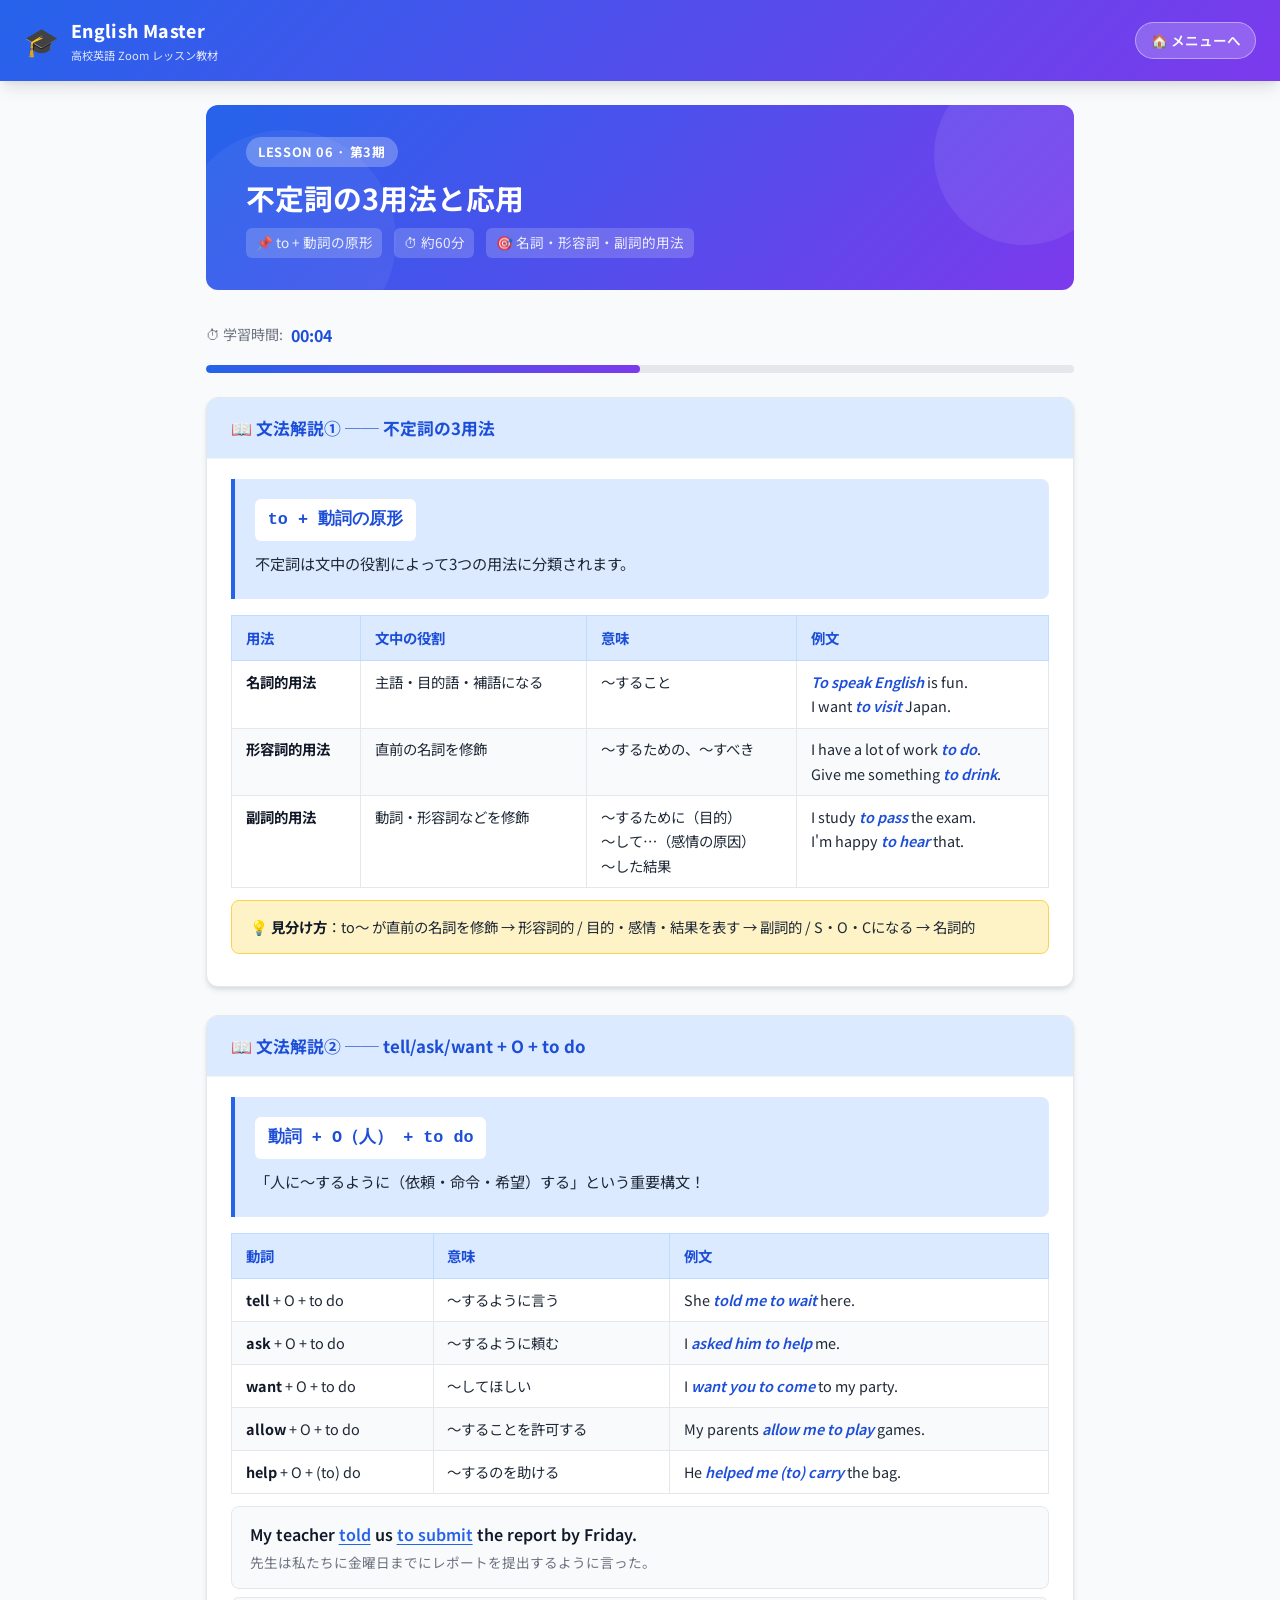
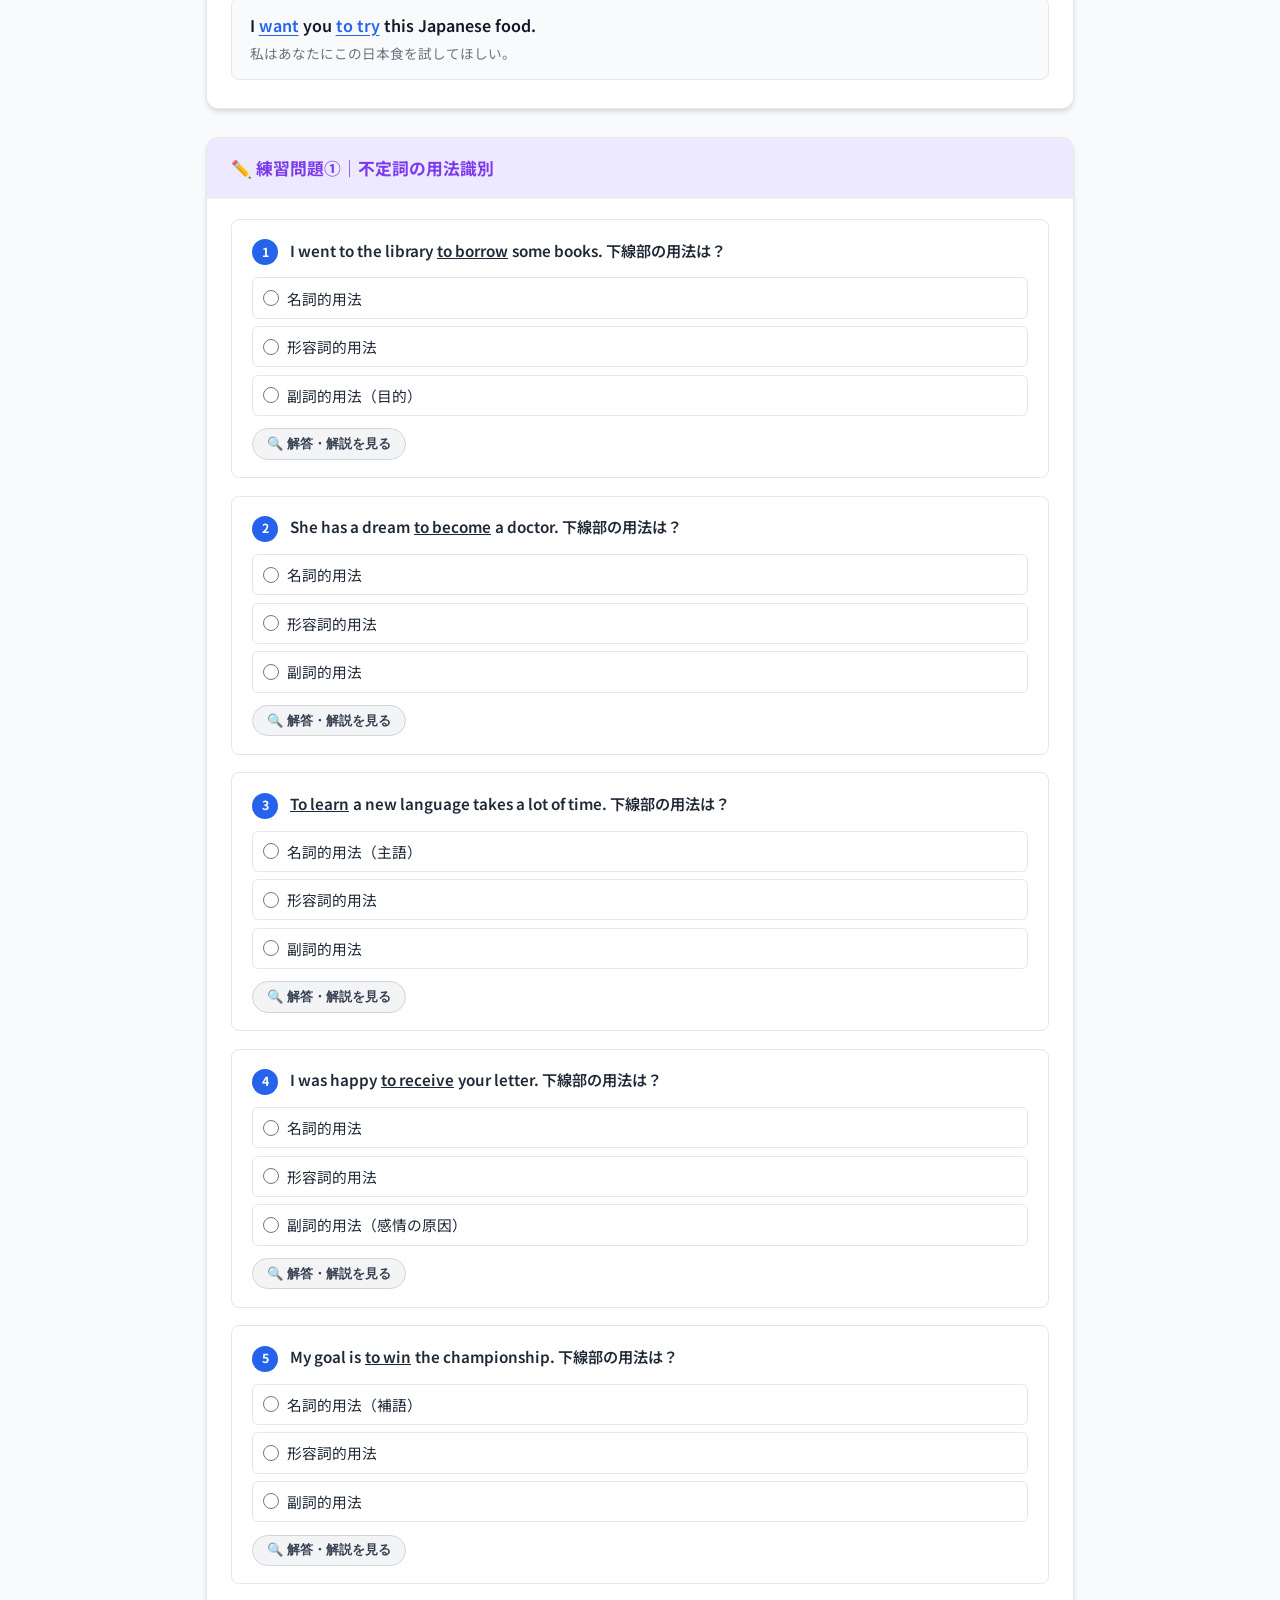
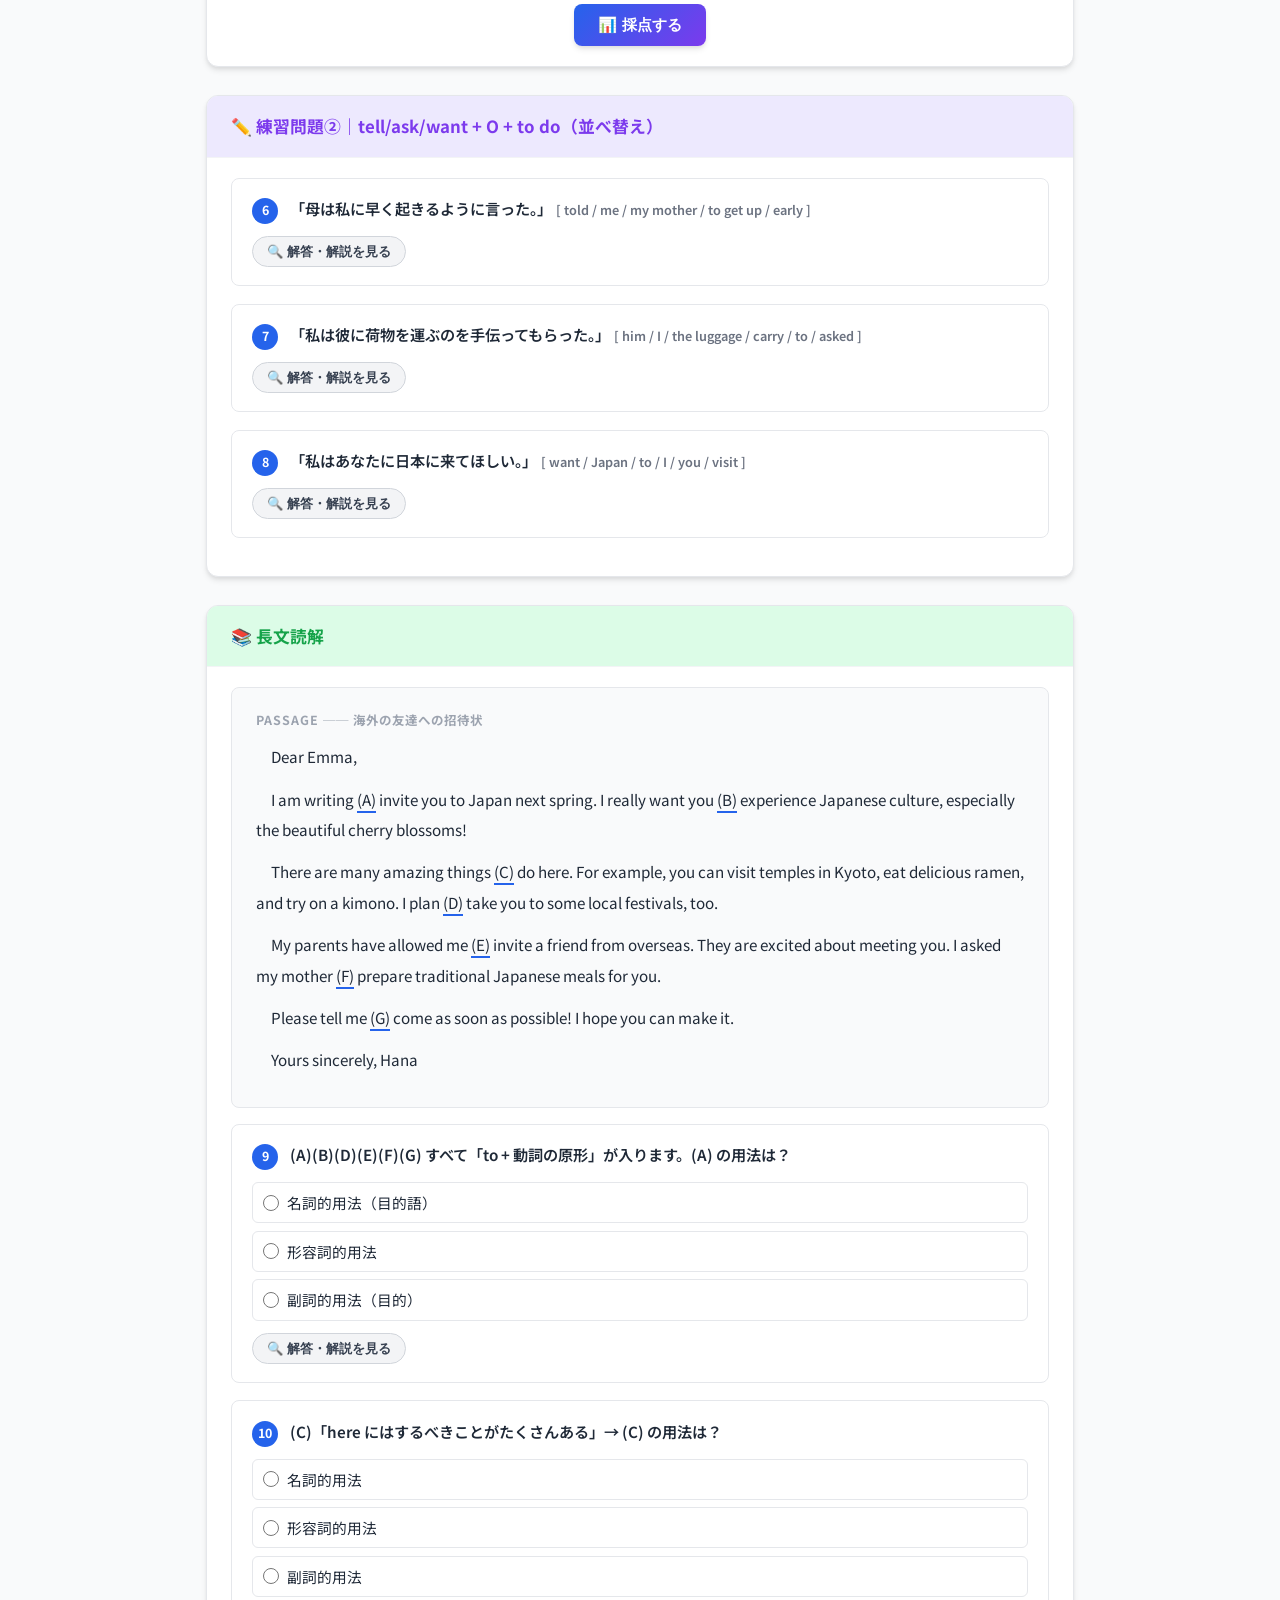
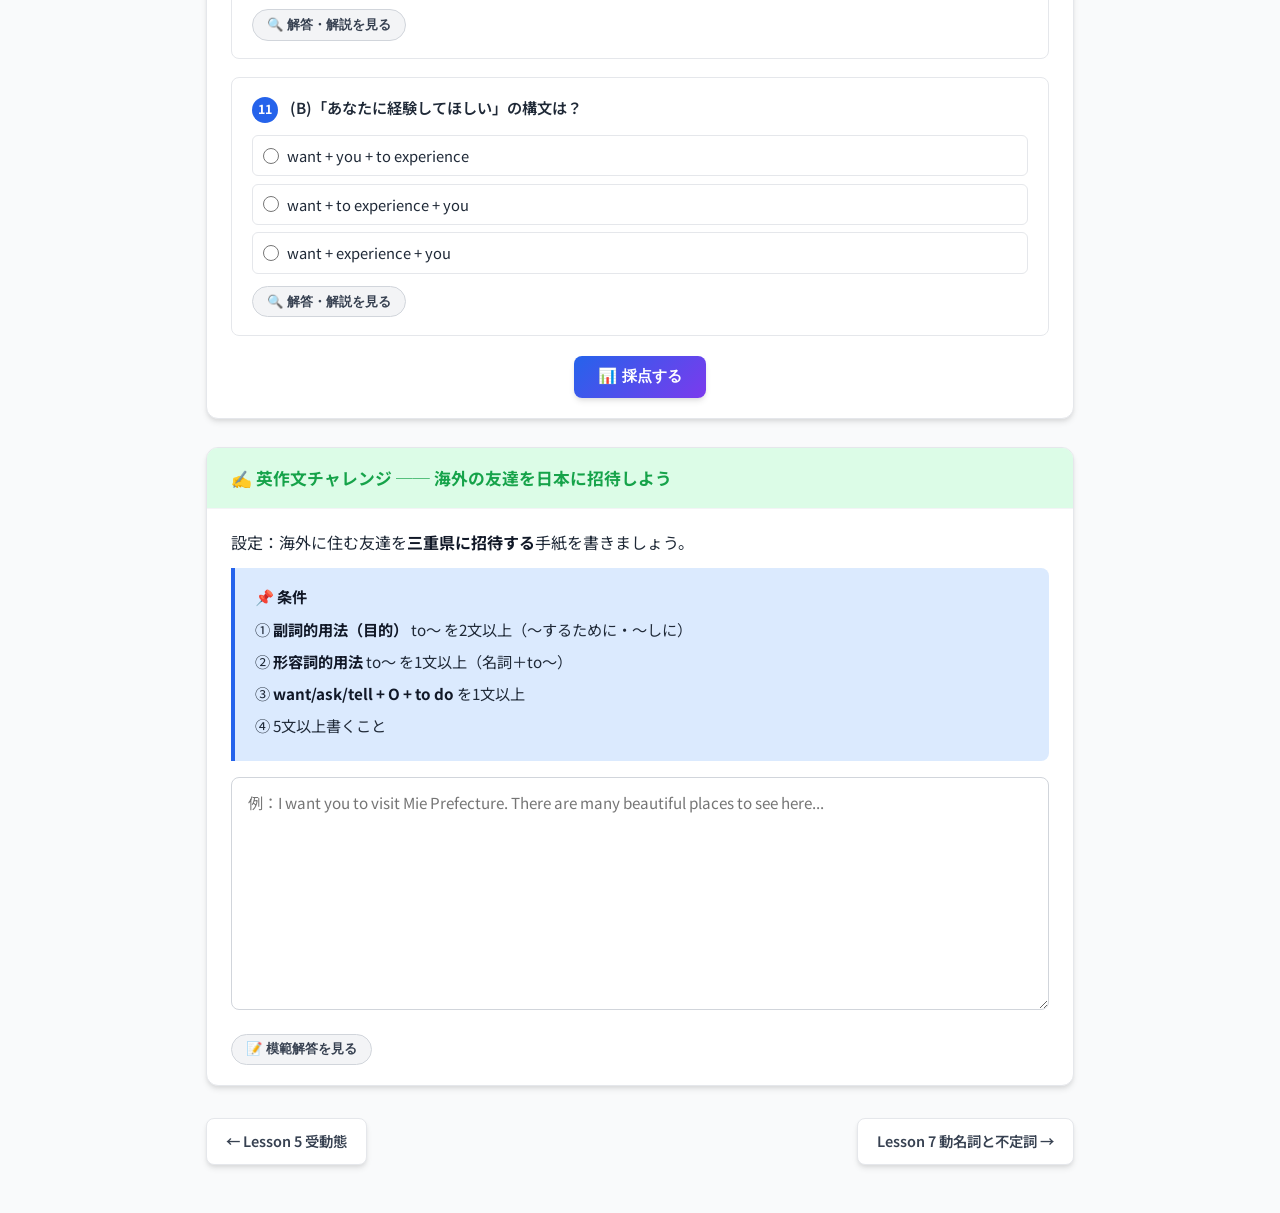
<file: lesson06.html>
<!DOCTYPE html>
<html lang="ja">
<head>
  <meta charset="UTF-8">
  <meta name="viewport" content="width=device-width, initial-scale=1.0">
  <title>Lesson 6 | 不定詞の3用法 - English Master</title>
  <link rel="preconnect" href="https://fonts.googleapis.com">
  <link href="https://fonts.googleapis.com/css2?family=Noto+Sans+JP:wght@400;600;700;800&family=Inter:wght@400;600;700;800&display=swap" rel="stylesheet">
  <link rel="stylesheet" href="css/style.css">
</head>
<body>
<header class="site-header">
  <a href="index.html" class="logo">
    <span class="logo-icon">🎓</span>
    <span><span class="logo-text">English Master</span><span class="logo-sub">高校英語 Zoom レッスン教材</span></span>
  </a>
  <a href="index.html" class="btn-home">🏠 メニューへ</a>
</header>

<main class="container">
  <div class="lesson-hero">
    <span class="lesson-badge">LESSON 06 · 第3期</span>
    <h1>不定詞の3用法と応用</h1>
    <div class="lesson-meta">
      <span class="meta-tag">📌 to + 動詞の原形</span>
      <span class="meta-tag">⏱ 約60分</span>
      <span class="meta-tag">🎯 名詞・形容詞・副詞的用法</span>
    </div>
  </div>

  <div class="timer-wrap">⏱ 学習時間: <span class="timer-num" id="timer">00:00</span></div>
  <div class="progress-bar-wrap"><div class="progress-bar-fill" id="progress" style="width:0%"></div></div>

  <!-- Grammar 1 -->
  <section class="section-card theme-blue">
    <div class="section-card-header">📖 文法解説① ── 不定詞の3用法</div>
    <div class="section-card-body">
      <div class="grammar-box">
        <div class="formula">to + 動詞の原形</div>
        <p style="margin-top:.4rem">不定詞は文中の役割によって3つの用法に分類されます。</p>
      </div>

      <table class="grammar-table">
        <thead><tr><th>用法</th><th>文中の役割</th><th>意味</th><th>例文</th></tr></thead>
        <tbody>
          <tr>
            <td><strong>名詞的用法</strong></td>
            <td>主語・目的語・補語になる</td>
            <td>〜すること</td>
            <td><em>To speak English</em> is fun.<br>I want <em>to visit</em> Japan.</td>
          </tr>
          <tr>
            <td><strong>形容詞的用法</strong></td>
            <td>直前の名詞を修飾</td>
            <td>〜するための、〜すべき</td>
            <td>I have a lot of work <em>to do</em>.<br>Give me something <em>to drink</em>.</td>
          </tr>
          <tr>
            <td><strong>副詞的用法</strong></td>
            <td>動詞・形容詞などを修飾</td>
            <td>〜するために（目的）<br>〜して…（感情の原因）<br>〜した結果</td>
            <td>I study <em>to pass</em> the exam.<br>I'm happy <em>to hear</em> that.</td>
          </tr>
        </tbody>
      </table>

      <div class="point-box">
        <strong>見分け方</strong>：to〜 が直前の名詞を修飾 → 形容詞的 / 目的・感情・結果を表す → 副詞的 / S・O・Cになる → 名詞的
      </div>
    </div>
  </section>

  <!-- Grammar 2 -->
  <section class="section-card theme-blue">
    <div class="section-card-header">📖 文法解説② ── tell/ask/want + O + to do</div>
    <div class="section-card-body">
      <div class="grammar-box">
        <div class="formula">動詞 + O（人） + to do</div>
        <p style="margin-top:.4rem">「人に〜するように（依頼・命令・希望）する」という重要構文！</p>
      </div>
      <table class="grammar-table">
        <thead><tr><th>動詞</th><th>意味</th><th>例文</th></tr></thead>
        <tbody>
          <tr><td><strong>tell</strong> + O + to do</td><td>〜するように言う</td><td>She <em>told me to wait</em> here.</td></tr>
          <tr><td><strong>ask</strong> + O + to do</td><td>〜するように頼む</td><td>I <em>asked him to help</em> me.</td></tr>
          <tr><td><strong>want</strong> + O + to do</td><td>〜してほしい</td><td>I <em>want you to come</em> to my party.</td></tr>
          <tr><td><strong>allow</strong> + O + to do</td><td>〜することを許可する</td><td>My parents <em>allow me to play</em> games.</td></tr>
          <tr><td><strong>help</strong> + O + (to) do</td><td>〜するのを助ける</td><td>He <em>helped me (to) carry</em> the bag.</td></tr>
        </tbody>
      </table>
      <div class="example-box">
        <div class="eng">My teacher <span class="highlight">told</span> us <span class="highlight">to submit</span> the report by Friday.</div>
        <div class="jpn">先生は私たちに金曜日までにレポートを提出するように言った。</div>
      </div>
      <div class="example-box">
        <div class="eng">I <span class="highlight">want</span> you <span class="highlight">to try</span> this Japanese food.</div>
        <div class="jpn">私はあなたにこの日本食を試してほしい。</div>
      </div>
    </div>
  </section>

  <!-- Practice 1 -->
  <section class="section-card theme-purple">
    <div class="section-card-header">✏️ 練習問題①｜不定詞の用法識別</div>
    <div class="section-card-body">
      <form id="mcq-form1">
        <div class="quiz-item">
          <div class="quiz-question"><span class="quiz-number">1</span>I went to the library <u>to borrow</u> some books. 下線部の用法は？</div>
          <div class="quiz-options">
            <label class="quiz-option"><input type="radio" name="q1"> 名詞的用法</label>
            <label class="quiz-option"><input type="radio" name="q1"> 形容詞的用法</label>
            <label class="quiz-option"><input type="radio" name="q1" data-correct="true"> 副詞的用法（目的）</label>
          </div>
          <div class="answer-section">
            <button type="button" class="btn-answer" onclick="toggleAnswer(this,'ans1')">🔍 解答・解説を見る</button>
            <div id="ans1" class="answer-content hidden">
              <div class="correct-ans">✅ 副詞的用法（目的）</div>
              <div class="explanation">「本を借りるために」図書館に行った → 目的を表す副詞的用法。「〜するために」と訳せます。</div>
            </div>
          </div>
        </div>

        <div class="quiz-item">
          <div class="quiz-question"><span class="quiz-number">2</span>She has a dream <u>to become</u> a doctor. 下線部の用法は？</div>
          <div class="quiz-options">
            <label class="quiz-option"><input type="radio" name="q2"> 名詞的用法</label>
            <label class="quiz-option"><input type="radio" name="q2" data-correct="true"> 形容詞的用法</label>
            <label class="quiz-option"><input type="radio" name="q2"> 副詞的用法</label>
          </div>
          <div class="answer-section">
            <button type="button" class="btn-answer" onclick="toggleAnswer(this,'ans2')">🔍 解答・解説を見る</button>
            <div id="ans2" class="answer-content hidden">
              <div class="correct-ans">✅ 形容詞的用法</div>
              <div class="explanation">直前の名詞 a dream を修飾している。「医者になるという夢」→ 形容詞的用法（「〜する・すべき」）。</div>
            </div>
          </div>
        </div>

        <div class="quiz-item">
          <div class="quiz-question"><span class="quiz-number">3</span><u>To learn</u> a new language takes a lot of time. 下線部の用法は？</div>
          <div class="quiz-options">
            <label class="quiz-option"><input type="radio" name="q3" data-correct="true"> 名詞的用法（主語）</label>
            <label class="quiz-option"><input type="radio" name="q3"> 形容詞的用法</label>
            <label class="quiz-option"><input type="radio" name="q3"> 副詞的用法</label>
          </div>
          <div class="answer-section">
            <button type="button" class="btn-answer" onclick="toggleAnswer(this,'ans3')">🔍 解答・解説を見る</button>
            <div id="ans3" class="answer-content hidden">
              <div class="correct-ans">✅ 名詞的用法（主語）</div>
              <div class="explanation">「新しい言語を学ぶこと」が文の主語 → 名詞的用法。It takes a lot of time to learn a new language. と書き換えられます（仮主語it構文）。</div>
            </div>
          </div>
        </div>

        <div class="quiz-item">
          <div class="quiz-question"><span class="quiz-number">4</span>I was happy <u>to receive</u> your letter. 下線部の用法は？</div>
          <div class="quiz-options">
            <label class="quiz-option"><input type="radio" name="q4"> 名詞的用法</label>
            <label class="quiz-option"><input type="radio" name="q4"> 形容詞的用法</label>
            <label class="quiz-option"><input type="radio" name="q4" data-correct="true"> 副詞的用法（感情の原因）</label>
          </div>
          <div class="answer-section">
            <button type="button" class="btn-answer" onclick="toggleAnswer(this,'ans4')">🔍 解答・解説を見る</button>
            <div id="ans4" class="answer-content hidden">
              <div class="correct-ans">✅ 副詞的用法（感情の原因）</div>
              <div class="explanation">形容詞 happy を修飾する副詞的用法。「手紙をもらって嬉しい」→ 感情の原因。glad, surprised, sad なども同様のパターン。</div>
            </div>
          </div>
        </div>

        <div class="quiz-item">
          <div class="quiz-question"><span class="quiz-number">5</span>My goal is <u>to win</u> the championship. 下線部の用法は？</div>
          <div class="quiz-options">
            <label class="quiz-option"><input type="radio" name="q5" data-correct="true"> 名詞的用法（補語）</label>
            <label class="quiz-option"><input type="radio" name="q5"> 形容詞的用法</label>
            <label class="quiz-option"><input type="radio" name="q5"> 副詞的用法</label>
          </div>
          <div class="answer-section">
            <button type="button" class="btn-answer" onclick="toggleAnswer(this,'ans5')">🔍 解答・解説を見る</button>
            <div id="ans5" class="answer-content hidden">
              <div class="correct-ans">✅ 名詞的用法（補語）</div>
              <div class="explanation">My goal = to win（補語の関係）→ 名詞的用法（補語）。「私の目標は優勝すること」。</div>
            </div>
          </div>
        </div>

        <div style="text-align:center; margin-top:1.25rem;">
          <button type="button" class="btn-check-all" onclick="calcScore('mcq-form1','score1')">📊 採点する</button>
        </div>
        <div id="score1"></div>
      </form>
    </div>
  </section>

  <!-- Practice 2 -->
  <section class="section-card theme-purple">
    <div class="section-card-header">✏️ 練習問題②｜tell/ask/want + O + to do（並べ替え）</div>
    <div class="section-card-body">
      <div class="quiz-item">
        <div class="quiz-question"><span class="quiz-number">6</span>「母は私に早く起きるように言った。」<br><small style="color:var(--gray-500)">[ told / me / my mother / to get up / early ]</small></div>
        <div class="answer-section">
          <button type="button" class="btn-answer" onclick="toggleAnswer(this,'ans6')">🔍 解答・解説を見る</button>
          <div id="ans6" class="answer-content hidden">
            <div class="correct-ans">✅ My mother told me to get up early.</div>
            <div class="explanation">tell + O + to do の語順。told は tell の過去形。「私に早起きするように言った」。</div>
          </div>
        </div>
      </div>

      <div class="quiz-item">
        <div class="quiz-question"><span class="quiz-number">7</span>「私は彼に荷物を運ぶのを手伝ってもらった。」<br><small style="color:var(--gray-500)">[ him / I / the luggage / carry / to / asked ]</small></div>
        <div class="answer-section">
          <button type="button" class="btn-answer" onclick="toggleAnswer(this,'ans7')">🔍 解答・解説を見る</button>
          <div id="ans7" class="answer-content hidden">
            <div class="correct-ans">✅ I asked him to carry the luggage.</div>
            <div class="explanation">ask + O + to do。「彼に荷物を運ぶように頼んだ」。</div>
          </div>
        </div>
      </div>

      <div class="quiz-item">
        <div class="quiz-question"><span class="quiz-number">8</span>「私はあなたに日本に来てほしい。」<br><small style="color:var(--gray-500)">[ want / Japan / to / I / you / visit ]</small></div>
        <div class="answer-section">
          <button type="button" class="btn-answer" onclick="toggleAnswer(this,'ans8')">🔍 解答・解説を見る</button>
          <div id="ans8" class="answer-content hidden">
            <div class="correct-ans">✅ I want you to visit Japan.</div>
            <div class="explanation">want + O + to do。「あなたに日本を訪れてほしい」という希望・要望の表現。</div>
          </div>
        </div>
      </div>
    </div>
  </section>

  <!-- Reading -->
  <section class="section-card theme-green">
    <div class="section-card-header">📚 長文読解</div>
    <div class="section-card-body">
      <div class="reading-passage">
        <div class="passage-num">PASSAGE ── 海外の友達への招待状</div>
        <p>　Dear Emma,</p>
        <p>　I am writing <span class="underline">(A)</span> invite you to Japan next spring. I really want you <span class="underline">(B)</span> experience Japanese culture, especially the beautiful cherry blossoms!</p>
        <p>　There are many amazing things <span class="underline">(C)</span> do here. For example, you can visit temples in Kyoto, eat delicious ramen, and try on a kimono. I plan <span class="underline">(D)</span> take you to some local festivals, too.</p>
        <p>　My parents have allowed me <span class="underline">(E)</span> invite a friend from overseas. They are excited about meeting you. I asked my mother <span class="underline">(F)</span> prepare traditional Japanese meals for you.</p>
        <p>　Please tell me <span class="underline">(G)</span> come as soon as possible! I hope you can make it.</p>
        <p>　Yours sincerely, Hana</p>
      </div>

      <form id="mcq-form2">
        <div class="quiz-item">
          <div class="quiz-question"><span class="quiz-number">9</span>(A)(B)(D)(E)(F)(G) すべて「to + 動詞の原形」が入ります。(A) の用法は？</div>
          <div class="quiz-options">
            <label class="quiz-option"><input type="radio" name="rq1"> 名詞的用法（目的語）</label>
            <label class="quiz-option"><input type="radio" name="rq1"> 形容詞的用法</label>
            <label class="quiz-option"><input type="radio" name="rq1" data-correct="true"> 副詞的用法（目的）</label>
          </div>
          <div class="answer-section">
            <button type="button" class="btn-answer" onclick="toggleAnswer(this,'rans1')">🔍 解答・解説を見る</button>
            <div id="rans1" class="answer-content hidden">
              <div class="correct-ans">✅ 副詞的用法（目的）</div>
              <div class="explanation">I am writing to invite you〜 = 「招待するために手紙を書いています」。目的を表す副詞的用法。</div>
            </div>
          </div>
        </div>

        <div class="quiz-item">
          <div class="quiz-question"><span class="quiz-number">10</span>(C)「here にはするべきことがたくさんある」→ (C) の用法は？</div>
          <div class="quiz-options">
            <label class="quiz-option"><input type="radio" name="rq2"> 名詞的用法</label>
            <label class="quiz-option"><input type="radio" name="rq2" data-correct="true"> 形容詞的用法</label>
            <label class="quiz-option"><input type="radio" name="rq2"> 副詞的用法</label>
          </div>
          <div class="answer-section">
            <button type="button" class="btn-answer" onclick="toggleAnswer(this,'rans2')">🔍 解答・解説を見る</button>
            <div id="rans2" class="answer-content hidden">
              <div class="correct-ans">✅ 形容詞的用法</div>
              <div class="explanation">many amazing things を修飾する → 形容詞的用法。「するべき/できるすごいこと」。</div>
            </div>
          </div>
        </div>

        <div class="quiz-item">
          <div class="quiz-question"><span class="quiz-number">11</span>(B)「あなたに経験してほしい」の構文は？</div>
          <div class="quiz-options">
            <label class="quiz-option"><input type="radio" name="rq3" data-correct="true"> want + you + to experience</label>
            <label class="quiz-option"><input type="radio" name="rq3"> want + to experience + you</label>
            <label class="quiz-option"><input type="radio" name="rq3"> want + experience + you</label>
          </div>
          <div class="answer-section">
            <button type="button" class="btn-answer" onclick="toggleAnswer(this,'rans3')">🔍 解答・解説を見る</button>
            <div id="rans3" class="answer-content hidden">
              <div class="correct-ans">✅ want + you + to experience</div>
              <div class="explanation">I really want you to experience〜 は want + O + to do の構文。「あなたに〜を経験してほしい」。</div>
            </div>
          </div>
        </div>

        <div style="text-align:center; margin-top:1.25rem;">
          <button type="button" class="btn-check-all" onclick="calcScore('mcq-form2','score2')">📊 採点する</button>
        </div>
        <div id="score2"></div>
      </form>
    </div>
  </section>

  <!-- Writing -->
  <section class="section-card theme-green">
    <div class="section-card-header">✍️ 英作文チャレンジ ── 海外の友達を日本に招待しよう</div>
    <div class="section-card-body">
      <p>設定：海外に住む友達を<strong>三重県に招待する</strong>手紙を書きましょう。</p>
      <div class="grammar-box">
        <p>📌 <strong>条件</strong></p>
        <p>① <strong>副詞的用法（目的）</strong> to〜 を2文以上（〜するために・〜しに）</p>
        <p>② <strong>形容詞的用法</strong> to〜 を1文以上（名詞＋to〜）</p>
        <p>③ <strong>want/ask/tell + O + to do</strong> を1文以上</p>
        <p>④ 5文以上書くこと</p>
      </div>
      <textarea class="writing-area" placeholder="例：I want you to visit Mie Prefecture. There are many beautiful places to see here..." rows="8"></textarea>
      <div style="margin-top:1rem;">
        <button type="button" class="btn-answer" onclick="toggleAnswer(this,'sample1')">📝 模範解答を見る</button>
        <div id="sample1" class="answer-content hidden" style="margin-top:.75rem;">
          <div class="correct-ans">📝 模範解答例</div>
          <div class="explanation">
            I want you <em>to visit</em> Mie Prefecture next summer. <em>（want + O + to do）</em><br>
            I went <em>to Ise Shrine</em> <em>to pray</em> for good luck last year, and it was amazing. <em>（副詞的・目的）</em><br>
            There are many wonderful things <em>to see</em> and <em>to eat</em> here. <em>（形容詞的）</em><br>
            I will ask my father <em>to drive us</em> around the beautiful coast. <em>（ask + O + to do）</em><br>
            I am so excited <em>to meet you</em> in person for the first time! <em>（副詞的・感情の原因）</em>
          </div>
        </div>
      </div>
    </div>
  </section>

  <nav class="lesson-nav">
    <a href="lesson05.html">← Lesson 5 受動態</a>
    <a href="lesson07.html">Lesson 7 動名詞と不定詞 →</a>
  </nav>
</main>

<script src="js/common.js"></script>
<script>
  startTimer('timer');
  setupMCQ('mcq-form1');
  setupMCQ('mcq-form2');
  updateProgress('progress', 6, 12);
</script>
</body>
</html>
</file>
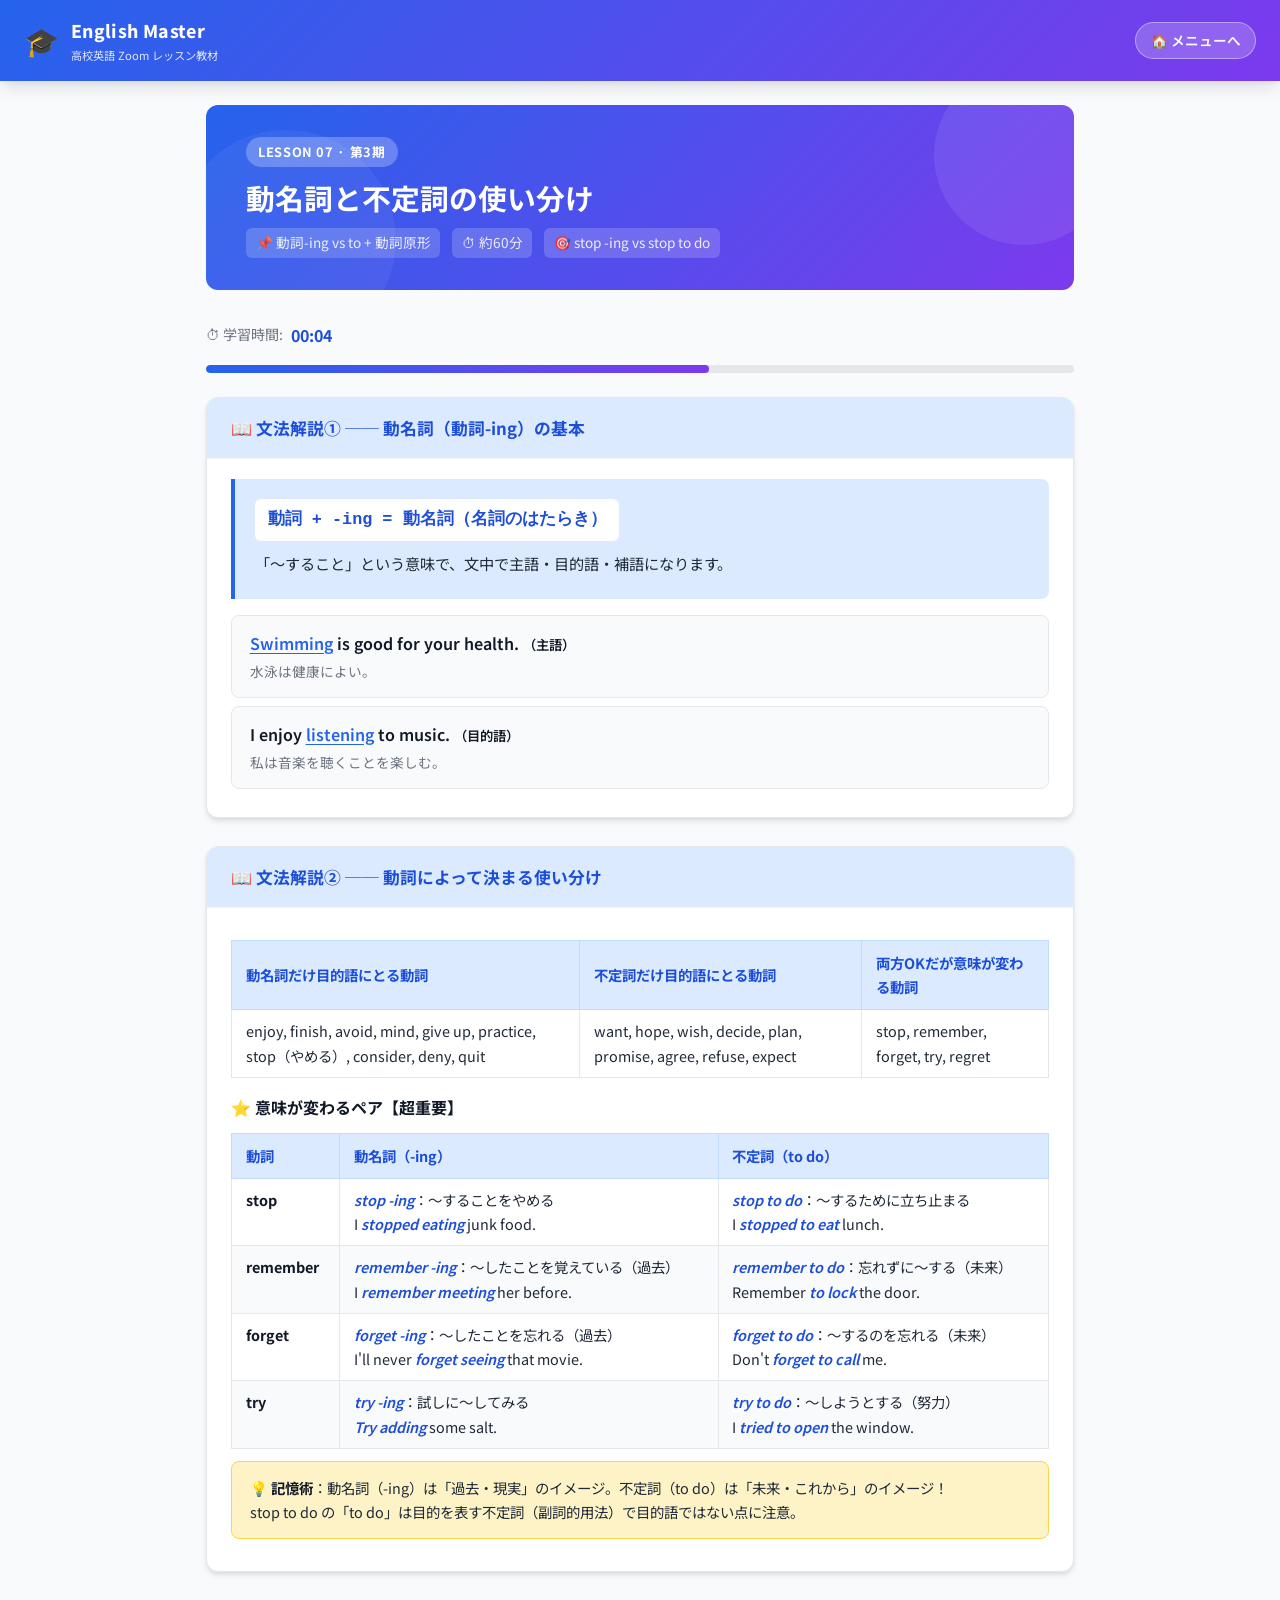
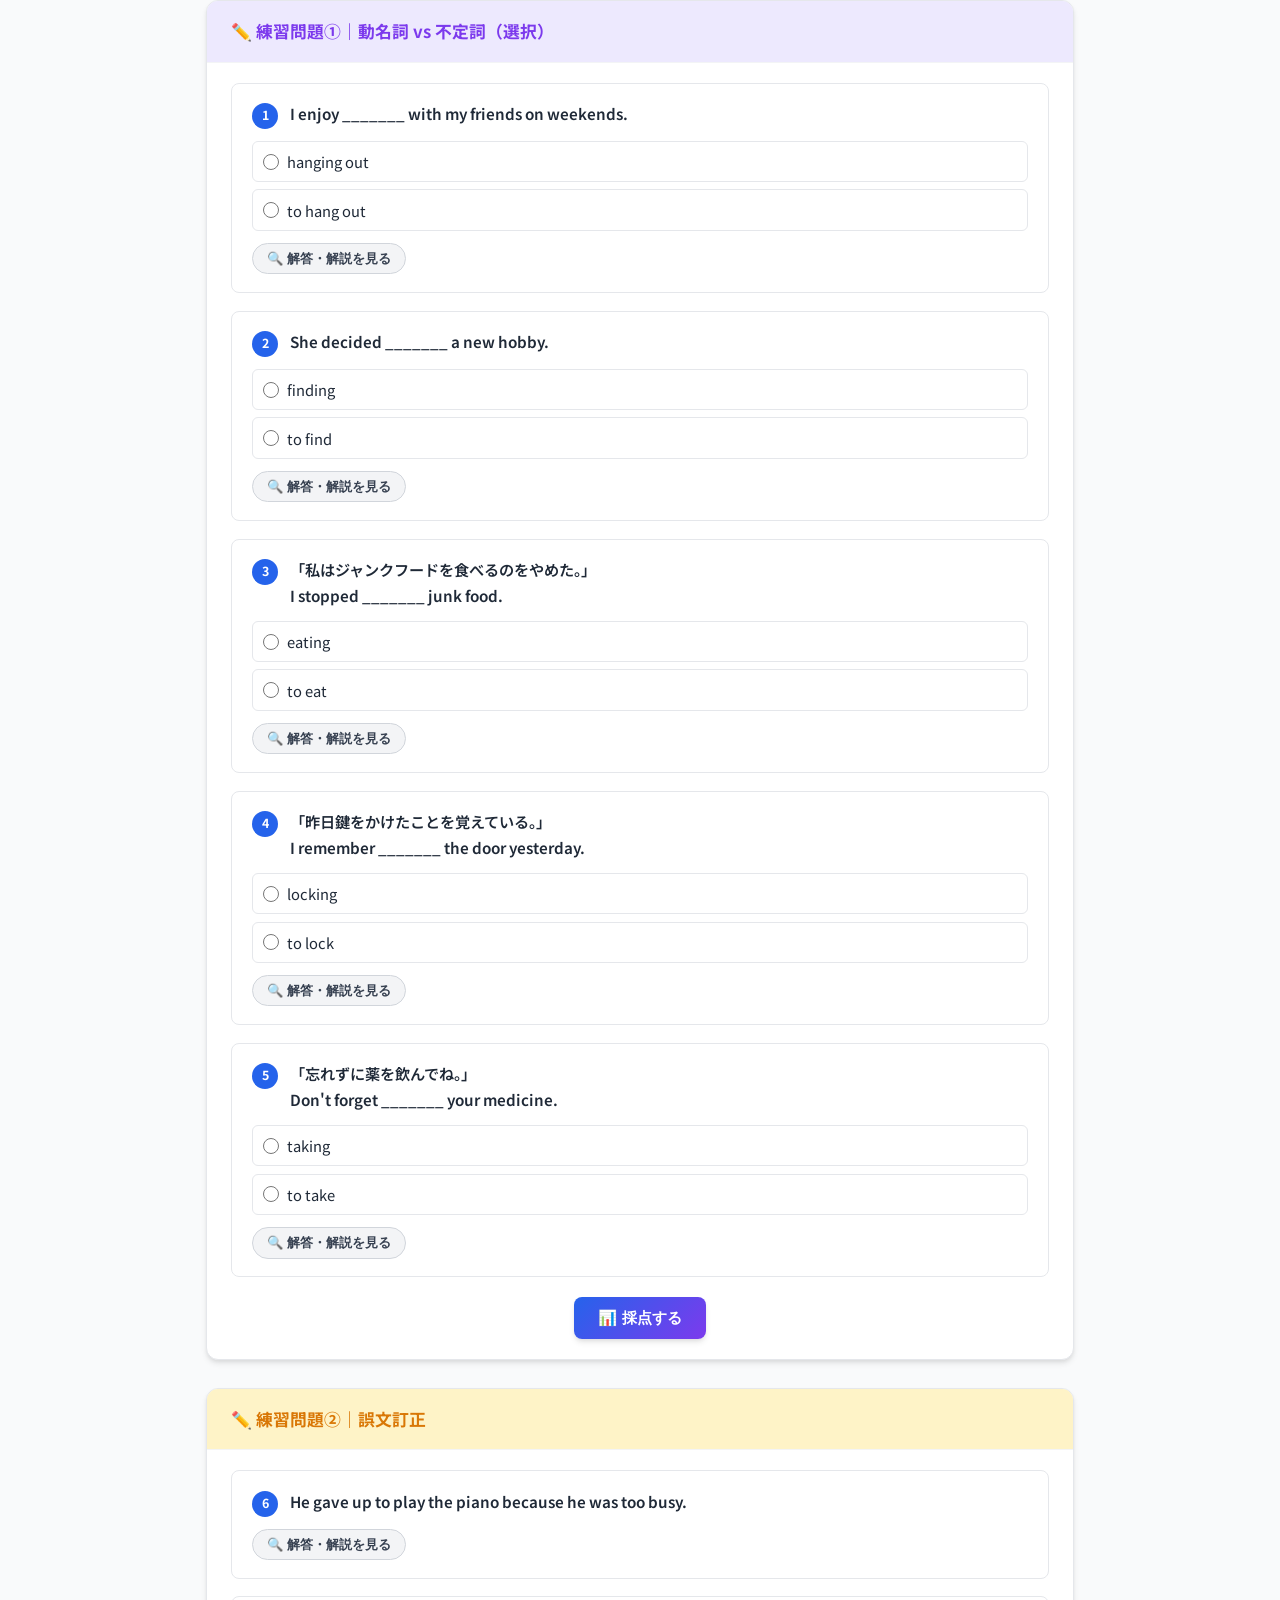
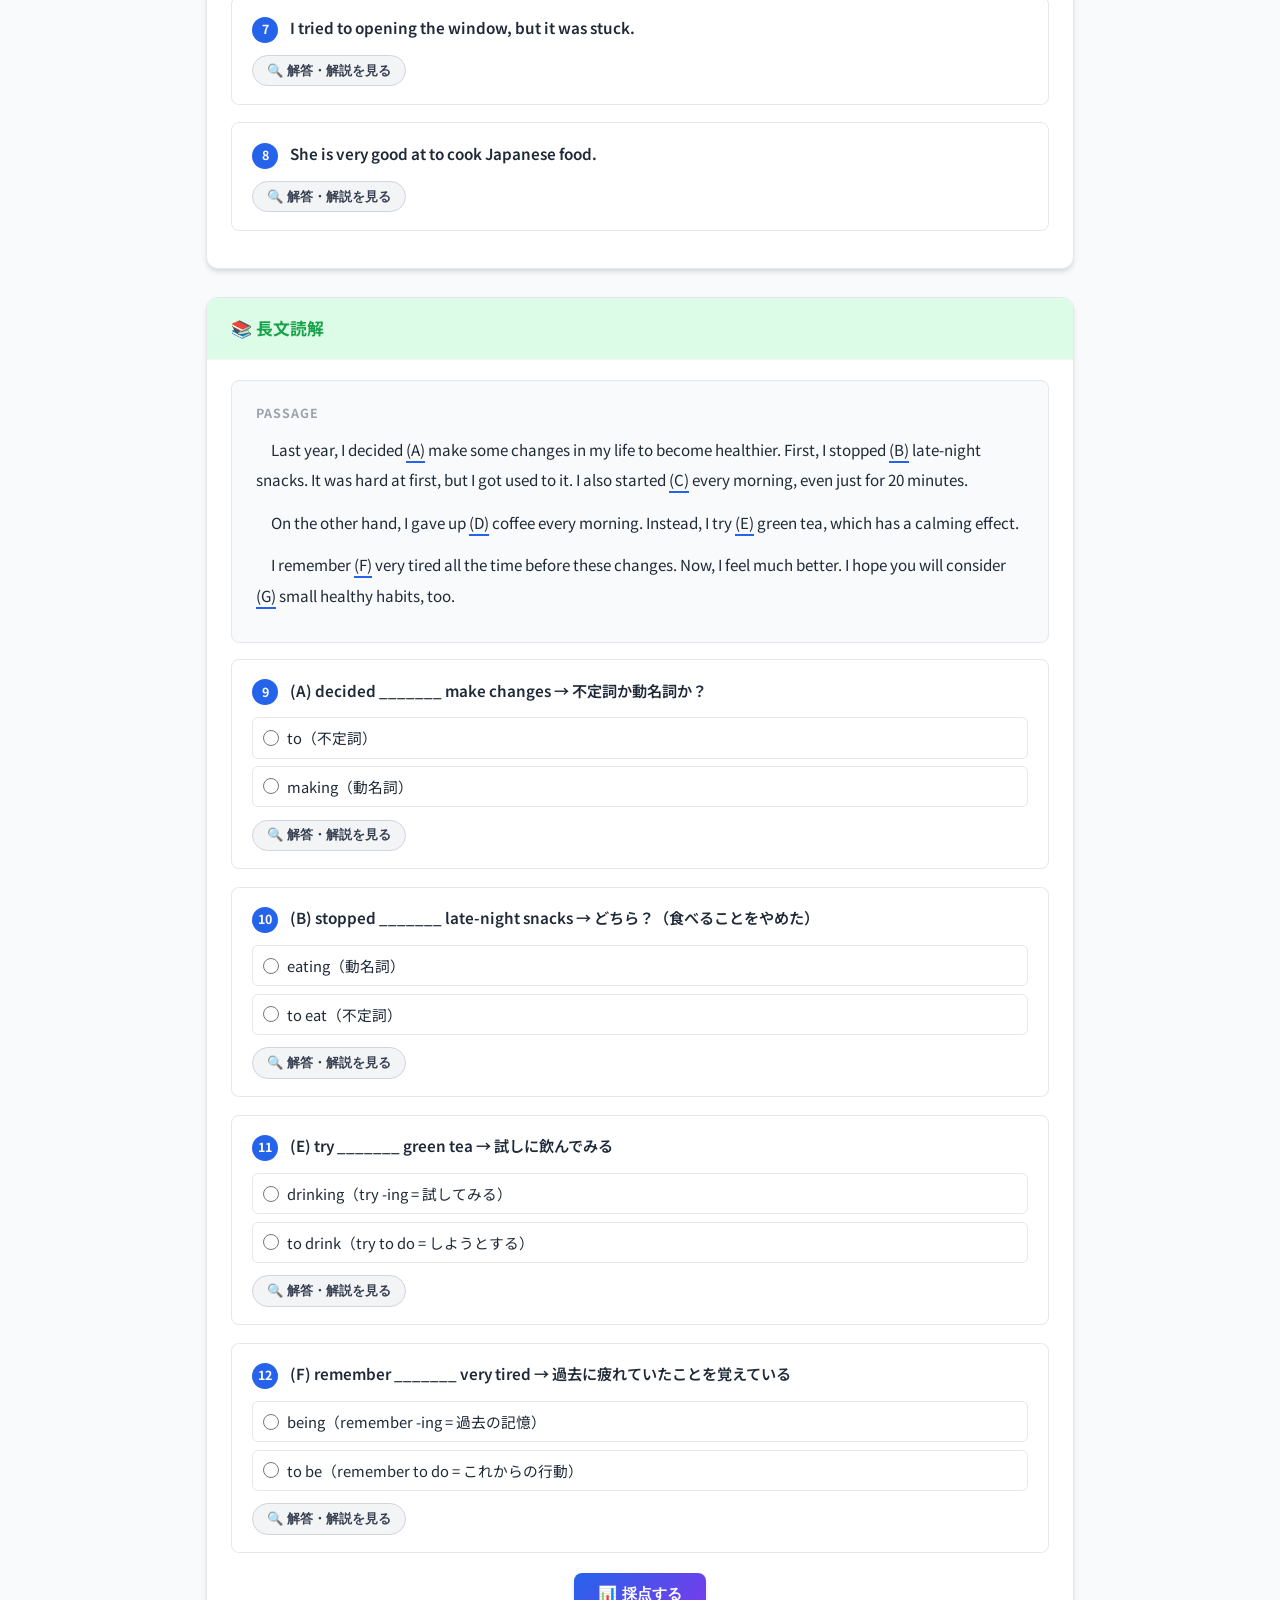
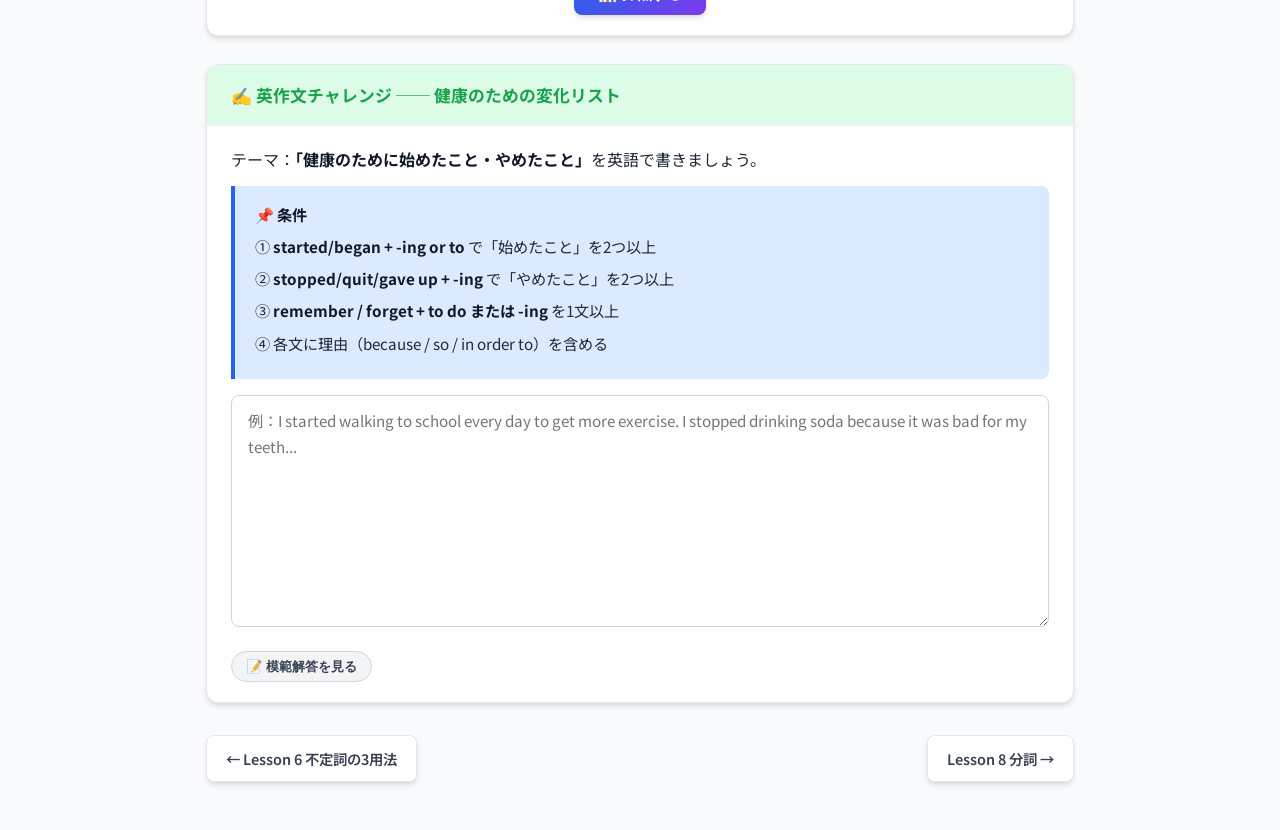
<file: lesson07.html>
<!DOCTYPE html>
<html lang="ja">
<head>
  <meta charset="UTF-8">
  <meta name="viewport" content="width=device-width, initial-scale=1.0">
  <title>Lesson 7 | 動名詞と不定詞の使い分け - English Master</title>
  <link rel="preconnect" href="https://fonts.googleapis.com">
  <link href="https://fonts.googleapis.com/css2?family=Noto+Sans+JP:wght@400;600;700;800&family=Inter:wght@400;600;700;800&display=swap" rel="stylesheet">
  <link rel="stylesheet" href="css/style.css">
</head>
<body>
<header class="site-header">
  <a href="index.html" class="logo">
    <span class="logo-icon">🎓</span>
    <span><span class="logo-text">English Master</span><span class="logo-sub">高校英語 Zoom レッスン教材</span></span>
  </a>
  <a href="index.html" class="btn-home">🏠 メニューへ</a>
</header>

<main class="container">
  <div class="lesson-hero">
    <span class="lesson-badge">LESSON 07 · 第3期</span>
    <h1>動名詞と不定詞の使い分け</h1>
    <div class="lesson-meta">
      <span class="meta-tag">📌 動詞-ing vs to + 動詞原形</span>
      <span class="meta-tag">⏱ 約60分</span>
      <span class="meta-tag">🎯 stop -ing vs stop to do</span>
    </div>
  </div>

  <div class="timer-wrap">⏱ 学習時間: <span class="timer-num" id="timer">00:00</span></div>
  <div class="progress-bar-wrap"><div class="progress-bar-fill" id="progress" style="width:0%"></div></div>

  <!-- Grammar 1 -->
  <section class="section-card theme-blue">
    <div class="section-card-header">📖 文法解説① ── 動名詞（動詞-ing）の基本</div>
    <div class="section-card-body">
      <div class="grammar-box">
        <div class="formula">動詞 + -ing = 動名詞（名詞のはたらき）</div>
        <p style="margin-top:.4rem">「〜すること」という意味で、文中で主語・目的語・補語になります。</p>
      </div>
      <div class="example-box">
        <div class="eng"><span class="highlight">Swimming</span> is good for your health. <small>（主語）</small></div>
        <div class="jpn">水泳は健康によい。</div>
      </div>
      <div class="example-box">
        <div class="eng">I enjoy <span class="highlight">listening</span> to music. <small>（目的語）</small></div>
        <div class="jpn">私は音楽を聴くことを楽しむ。</div>
      </div>
    </div>
  </section>

  <!-- Grammar 2 -->
  <section class="section-card theme-blue">
    <div class="section-card-header">📖 文法解説② ── 動詞によって決まる使い分け</div>
    <div class="section-card-body">
      <table class="grammar-table">
        <thead><tr><th>動名詞だけ目的語にとる動詞</th><th>不定詞だけ目的語にとる動詞</th><th>両方OKだが意味が変わる動詞</th></tr></thead>
        <tbody>
          <tr>
            <td>enjoy, finish, avoid, mind, give up, practice, stop（やめる）, consider, deny, quit</td>
            <td>want, hope, wish, decide, plan, promise, agree, refuse, expect</td>
            <td>stop, remember, forget, try, regret</td>
          </tr>
        </tbody>
      </table>

      <p style="margin-top:1rem"><strong>⭐ 意味が変わるペア【超重要】</strong></p>
      <table class="grammar-table">
        <thead><tr><th>動詞</th><th>動名詞（-ing）</th><th>不定詞（to do）</th></tr></thead>
        <tbody>
          <tr>
            <td><strong>stop</strong></td>
            <td><em>stop -ing</em>：〜することをやめる<br>I <em>stopped eating</em> junk food.</td>
            <td><em>stop to do</em>：〜するために立ち止まる<br>I <em>stopped to eat</em> lunch.</td>
          </tr>
          <tr>
            <td><strong>remember</strong></td>
            <td><em>remember -ing</em>：〜したことを覚えている（過去）<br>I <em>remember meeting</em> her before.</td>
            <td><em>remember to do</em>：忘れずに〜する（未来）<br>Remember <em>to lock</em> the door.</td>
          </tr>
          <tr>
            <td><strong>forget</strong></td>
            <td><em>forget -ing</em>：〜したことを忘れる（過去）<br>I'll never <em>forget seeing</em> that movie.</td>
            <td><em>forget to do</em>：〜するのを忘れる（未来）<br>Don't <em>forget to call</em> me.</td>
          </tr>
          <tr>
            <td><strong>try</strong></td>
            <td><em>try -ing</em>：試しに〜してみる<br><em>Try adding</em> some salt.</td>
            <td><em>try to do</em>：〜しようとする（努力）<br>I <em>tried to open</em> the window.</td>
          </tr>
        </tbody>
      </table>
      <div class="point-box">
        <strong>記憶術</strong>：動名詞（-ing）は「過去・現実」のイメージ。不定詞（to do）は「未来・これから」のイメージ！<br>
        stop to do の「to do」は目的を表す不定詞（副詞的用法）で目的語ではない点に注意。
      </div>
    </div>
  </section>

  <!-- Practice 1 -->
  <section class="section-card theme-purple">
    <div class="section-card-header">✏️ 練習問題①｜動名詞 vs 不定詞（選択）</div>
    <div class="section-card-body">
      <form id="mcq-form1">
        <div class="quiz-item">
          <div class="quiz-question"><span class="quiz-number">1</span>I enjoy _______ with my friends on weekends.</div>
          <div class="quiz-options">
            <label class="quiz-option"><input type="radio" name="q1" data-correct="true"> hanging out</label>
            <label class="quiz-option"><input type="radio" name="q1"> to hang out</label>
          </div>
          <div class="answer-section">
            <button type="button" class="btn-answer" onclick="toggleAnswer(this,'ans1')">🔍 解答・解説を見る</button>
            <div id="ans1" class="answer-content hidden">
              <div class="correct-ans">✅ hanging out</div>
              <div class="explanation">enjoy は動名詞だけを目的語にとる動詞。enjoy to hang out は誤りです。</div>
            </div>
          </div>
        </div>

        <div class="quiz-item">
          <div class="quiz-question"><span class="quiz-number">2</span>She decided _______ a new hobby.</div>
          <div class="quiz-options">
            <label class="quiz-option"><input type="radio" name="q2"> finding</label>
            <label class="quiz-option"><input type="radio" name="q2" data-correct="true"> to find</label>
          </div>
          <div class="answer-section">
            <button type="button" class="btn-answer" onclick="toggleAnswer(this,'ans2')">🔍 解答・解説を見る</button>
            <div id="ans2" class="answer-content hidden">
              <div class="correct-ans">✅ to find</div>
              <div class="explanation">decide は不定詞だけを目的語にとる動詞。decide + to do で「〜することを決める」。</div>
            </div>
          </div>
        </div>

        <div class="quiz-item">
          <div class="quiz-question"><span class="quiz-number">3</span>「私はジャンクフードを食べるのをやめた。」<br>I stopped _______ junk food.</div>
          <div class="quiz-options">
            <label class="quiz-option"><input type="radio" name="q3" data-correct="true"> eating</label>
            <label class="quiz-option"><input type="radio" name="q3"> to eat</label>
          </div>
          <div class="answer-section">
            <button type="button" class="btn-answer" onclick="toggleAnswer(this,'ans3')">🔍 解答・解説を見る</button>
            <div id="ans3" class="answer-content hidden">
              <div class="correct-ans">✅ eating</div>
              <div class="explanation">stop -ing = 〜することをやめる。stop to eat だと「食べるために立ち止まった」という全く違う意味になります！</div>
            </div>
          </div>
        </div>

        <div class="quiz-item">
          <div class="quiz-question"><span class="quiz-number">4</span>「昨日鍵をかけたことを覚えている。」<br>I remember _______ the door yesterday.</div>
          <div class="quiz-options">
            <label class="quiz-option"><input type="radio" name="q4" data-correct="true"> locking</label>
            <label class="quiz-option"><input type="radio" name="q4"> to lock</label>
          </div>
          <div class="answer-section">
            <button type="button" class="btn-answer" onclick="toggleAnswer(this,'ans4')">🔍 解答・解説を見る</button>
            <div id="ans4" class="answer-content hidden">
              <div class="correct-ans">✅ locking</div>
              <div class="explanation">remember -ing = 〜したことを覚えている（過去の行動の記憶）。yesterday という過去の表現からも確認できます。</div>
            </div>
          </div>
        </div>

        <div class="quiz-item">
          <div class="quiz-question"><span class="quiz-number">5</span>「忘れずに薬を飲んでね。」<br>Don't forget _______ your medicine.</div>
          <div class="quiz-options">
            <label class="quiz-option"><input type="radio" name="q5"> taking</label>
            <label class="quiz-option"><input type="radio" name="q5" data-correct="true"> to take</label>
          </div>
          <div class="answer-section">
            <button type="button" class="btn-answer" onclick="toggleAnswer(this,'ans5')">🔍 解答・解説を見る</button>
            <div id="ans5" class="answer-content hidden">
              <div class="correct-ans">✅ to take</div>
              <div class="explanation">forget to do = 〜するのを忘れる（これからのこと）。「忘れずに薬を飲んでね」 = Don't forget to take your medicine.（未来の行動）</div>
            </div>
          </div>
        </div>

        <div style="text-align:center; margin-top:1.25rem;">
          <button type="button" class="btn-check-all" onclick="calcScore('mcq-form1','score1')">📊 採点する</button>
        </div>
        <div id="score1"></div>
      </form>
    </div>
  </section>

  <!-- Practice 2 -->
  <section class="section-card theme-orange">
    <div class="section-card-header">✏️ 練習問題②｜誤文訂正</div>
    <div class="section-card-body">
      <div class="quiz-item">
        <div class="quiz-question"><span class="quiz-number">6</span>He gave up to play the piano because he was too busy.</div>
        <div class="answer-section">
          <button type="button" class="btn-answer" onclick="toggleAnswer(this,'ans6')">🔍 解答・解説を見る</button>
          <div id="ans6" class="answer-content hidden">
            <div class="correct-ans">✅ He gave up playing the piano...</div>
            <div class="explanation">give up は動名詞だけを目的語にとる動詞。to play → playing に直す。</div>
          </div>
        </div>
      </div>

      <div class="quiz-item">
        <div class="quiz-question"><span class="quiz-number">7</span>I tried to opening the window, but it was stuck.</div>
        <div class="answer-section">
          <button type="button" class="btn-answer" onclick="toggleAnswer(this,'ans7')">🔍 解答・解説を見る</button>
          <div id="ans7" class="answer-content hidden">
            <div class="correct-ans">✅ I tried to open the window...</div>
            <div class="explanation">try to do = 〜しようとする。to の後は動詞の原形。to opening → to open。</div>
          </div>
        </div>
      </div>

      <div class="quiz-item">
        <div class="quiz-question"><span class="quiz-number">8</span>She is very good at to cook Japanese food.</div>
        <div class="answer-section">
          <button type="button" class="btn-answer" onclick="toggleAnswer(this,'ans8')">🔍 解答・解説を見る</button>
          <div id="ans8" class="answer-content hidden">
            <div class="correct-ans">✅ She is very good at cooking Japanese food.</div>
            <div class="explanation">前置詞（at）の後は動名詞（-ing形）。be good at -ing = 〜が得意。to cook → cooking。</div>
          </div>
        </div>
      </div>
    </div>
  </section>

  <!-- Reading -->
  <section class="section-card theme-green">
    <div class="section-card-header">📚 長文読解</div>
    <div class="section-card-body">
      <div class="reading-passage">
        <div class="passage-num">PASSAGE</div>
        <p>　Last year, I decided <span class="underline">(A)</span> make some changes in my life to become healthier. First, I stopped <span class="underline">(B)</span> late-night snacks. It was hard at first, but I got used to it. I also started <span class="underline">(C)</span> every morning, even just for 20 minutes.</p>
        <p>　On the other hand, I gave up <span class="underline">(D)</span> coffee every morning. Instead, I try <span class="underline">(E)</span> green tea, which has a calming effect.</p>
        <p>　I remember <span class="underline">(F)</span> very tired all the time before these changes. Now, I feel much better. I hope you will consider <span class="underline">(G)</span> small healthy habits, too.</p>
      </div>

      <form id="mcq-form2">
        <div class="quiz-item">
          <div class="quiz-question"><span class="quiz-number">9</span>(A) decided _______ make changes → 不定詞か動名詞か？</div>
          <div class="quiz-options">
            <label class="quiz-option"><input type="radio" name="rq1" data-correct="true"> to（不定詞）</label>
            <label class="quiz-option"><input type="radio" name="rq1"> making（動名詞）</label>
          </div>
          <div class="answer-section">
            <button type="button" class="btn-answer" onclick="toggleAnswer(this,'rans1')">🔍 解答・解説を見る</button>
            <div id="rans1" class="answer-content hidden">
              <div class="correct-ans">✅ to（decided to make）</div>
              <div class="explanation">decide は不定詞だけを目的語にとります。decided to make changes = 変化を起こすことを決めた。</div>
            </div>
          </div>
        </div>

        <div class="quiz-item">
          <div class="quiz-question"><span class="quiz-number">10</span>(B) stopped _______ late-night snacks → どちら？（食べることをやめた）</div>
          <div class="quiz-options">
            <label class="quiz-option"><input type="radio" name="rq2" data-correct="true"> eating（動名詞）</label>
            <label class="quiz-option"><input type="radio" name="rq2"> to eat（不定詞）</label>
          </div>
          <div class="answer-section">
            <button type="button" class="btn-answer" onclick="toggleAnswer(this,'rans2')">🔍 解答・解説を見る</button>
            <div id="rans2" class="answer-content hidden">
              <div class="correct-ans">✅ eating（stop -ing = やめる）</div>
              <div class="explanation">stop -ing = やめる。夜食を食べることをやめた。stop to eat なら「食べるために立ち止まった」になってしまいます。</div>
            </div>
          </div>
        </div>

        <div class="quiz-item">
          <div class="quiz-question"><span class="quiz-number">11</span>(E) try _______ green tea → 試しに飲んでみる</div>
          <div class="quiz-options">
            <label class="quiz-option"><input type="radio" name="rq3" data-correct="true"> drinking（try -ing = 試してみる）</label>
            <label class="quiz-option"><input type="radio" name="rq3"> to drink（try to do = しようとする）</label>
          </div>
          <div class="answer-section">
            <button type="button" class="btn-answer" onclick="toggleAnswer(this,'rans3')">🔍 解答・解説を見る</button>
            <div id="rans3" class="answer-content hidden">
              <div class="correct-ans">✅ drinking（try -ing = 試しにやってみる）</div>
              <div class="explanation">try -ing = 試しにやってみる（できるかどうかはともかく実験的に）。try to drink だと「飲もうと努力する」という意味になります。</div>
            </div>
          </div>
        </div>

        <div class="quiz-item">
          <div class="quiz-question"><span class="quiz-number">12</span>(F) remember _______ very tired → 過去に疲れていたことを覚えている</div>
          <div class="quiz-options">
            <label class="quiz-option"><input type="radio" name="rq4" data-correct="true"> being（remember -ing = 過去の記憶）</label>
            <label class="quiz-option"><input type="radio" name="rq4"> to be（remember to do = これからの行動）</label>
          </div>
          <div class="answer-section">
            <button type="button" class="btn-answer" onclick="toggleAnswer(this,'rans4')">🔍 解答・解説を見る</button>
            <div id="rans4" class="answer-content hidden">
              <div class="correct-ans">✅ being（remember -ing = 〜したことを覚えている）</div>
              <div class="explanation">before these changes（変化する前）という過去の記憶なので remember -ing。be tired の動名詞形 being tired を使います。</div>
            </div>
          </div>
        </div>

        <div style="text-align:center; margin-top:1.25rem;">
          <button type="button" class="btn-check-all" onclick="calcScore('mcq-form2','score2')">📊 採点する</button>
        </div>
        <div id="score2"></div>
      </form>
    </div>
  </section>

  <!-- Writing -->
  <section class="section-card theme-green">
    <div class="section-card-header">✍️ 英作文チャレンジ ── 健康のための変化リスト</div>
    <div class="section-card-body">
      <p>テーマ：<strong>「健康のために始めたこと・やめたこと」</strong>を英語で書きましょう。</p>
      <div class="grammar-box">
        <p>📌 <strong>条件</strong></p>
        <p>① <strong>started/began + -ing or to</strong> で「始めたこと」を2つ以上</p>
        <p>② <strong>stopped/quit/gave up + -ing</strong> で「やめたこと」を2つ以上</p>
        <p>③ <strong>remember / forget + to do または -ing</strong> を1文以上</p>
        <p>④ 各文に理由（because / so / in order to）を含める</p>
      </div>
      <textarea class="writing-area" placeholder="例：I started walking to school every day to get more exercise. I stopped drinking soda because it was bad for my teeth..." rows="8"></textarea>
      <div style="margin-top:1rem;">
        <button type="button" class="btn-answer" onclick="toggleAnswer(this,'sample1')">📝 模範解答を見る</button>
        <div id="sample1" class="answer-content hidden" style="margin-top:.75rem;">
          <div class="correct-ans">📝 模範解答例</div>
          <div class="explanation">
            For my health, I made some important changes this year.<br>
            I <em>started jogging</em> every morning because I wanted to build stamina. <em>（started -ing）</em><br>
            I also <em>began eating</em> more vegetables to get enough vitamins. <em>（began -ing）</em><br>
            On the other hand, I <em>stopped staying up</em> late so that I could sleep at least 8 hours. <em>（stopped -ing = やめた）</em><br>
            I <em>gave up drinking</em> energy drinks because they made me feel worse. <em>（gave up -ing）</em><br>
            Now I always <em>remember to drink</em> a glass of water when I wake up. <em>（remember to do = これからの習慣）</em>
          </div>
        </div>
      </div>
    </div>
  </section>

  <nav class="lesson-nav">
    <a href="lesson06.html">← Lesson 6 不定詞の3用法</a>
    <a href="lesson08.html">Lesson 8 分詞 →</a>
  </nav>
</main>

<script src="js/common.js"></script>
<script>
  startTimer('timer');
  setupMCQ('mcq-form1');
  setupMCQ('mcq-form2');
  updateProgress('progress', 7, 12);
</script>
</body>
</html>
</file>
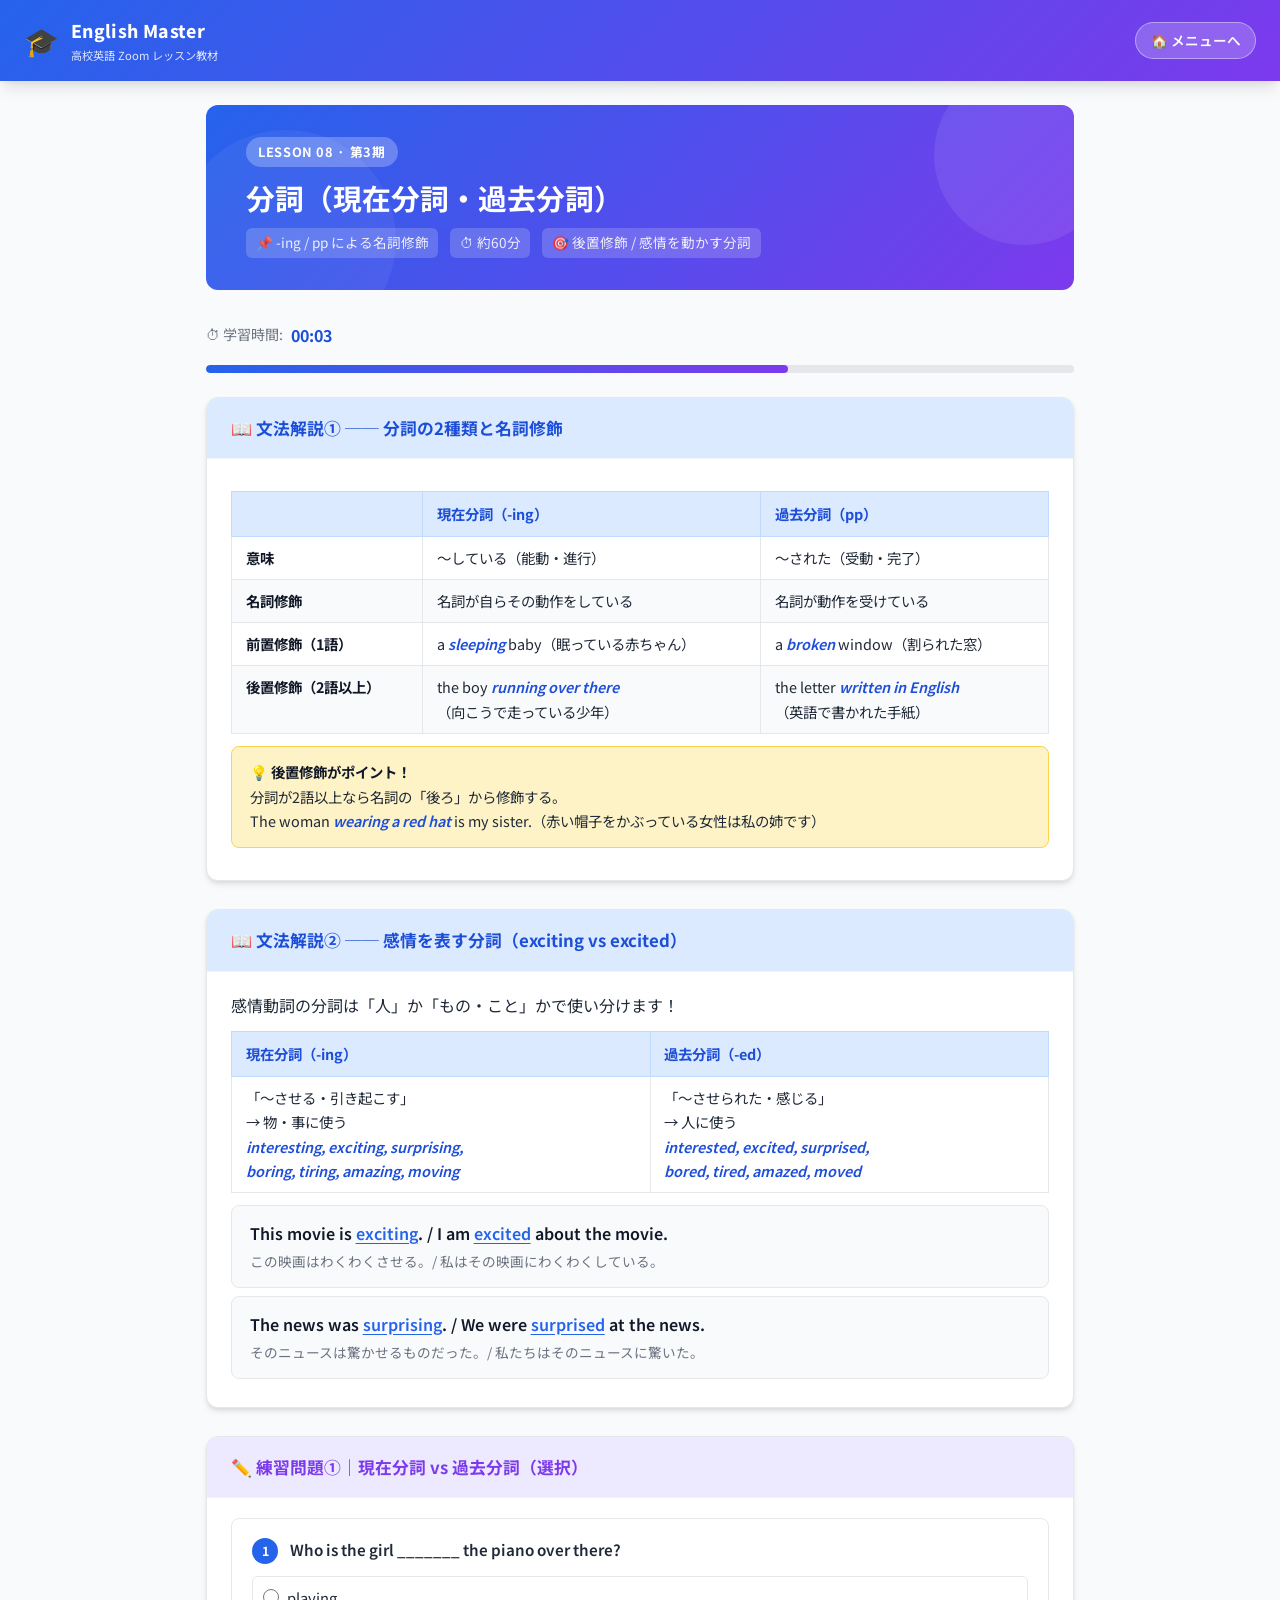
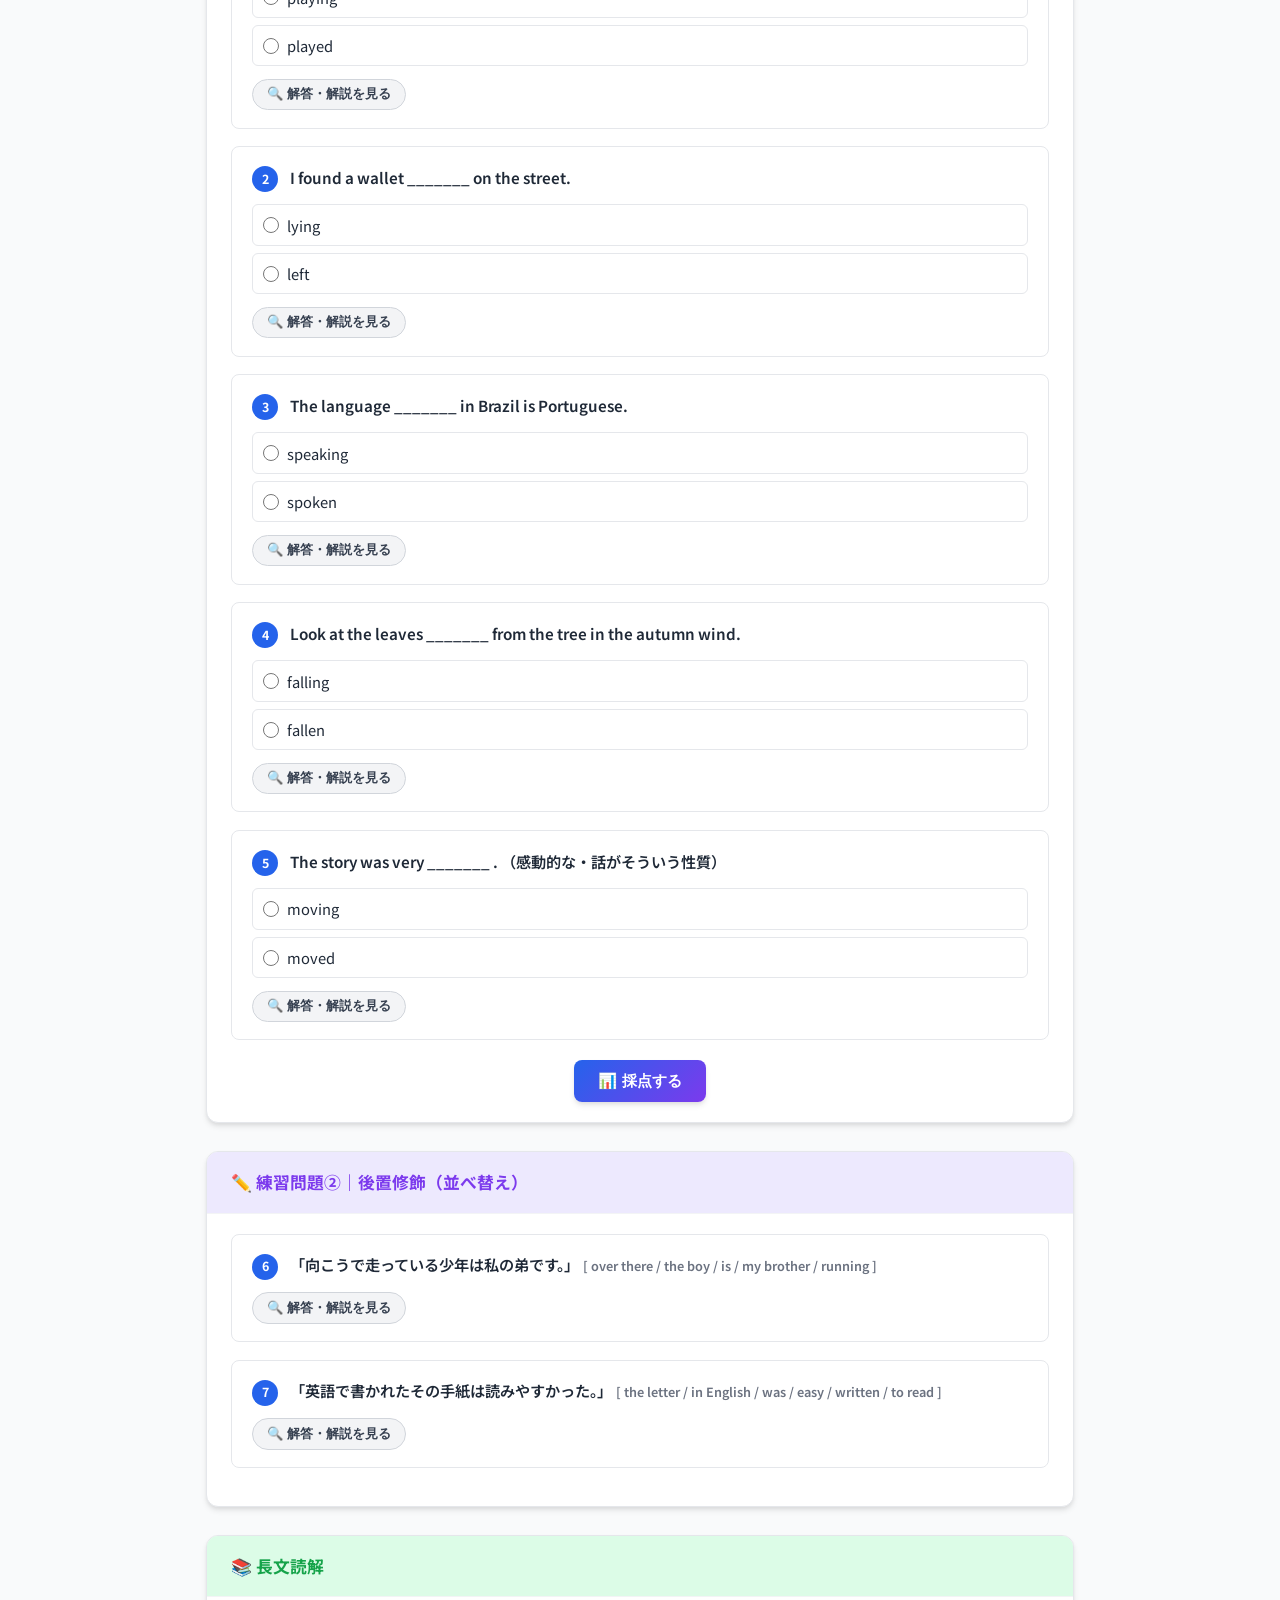
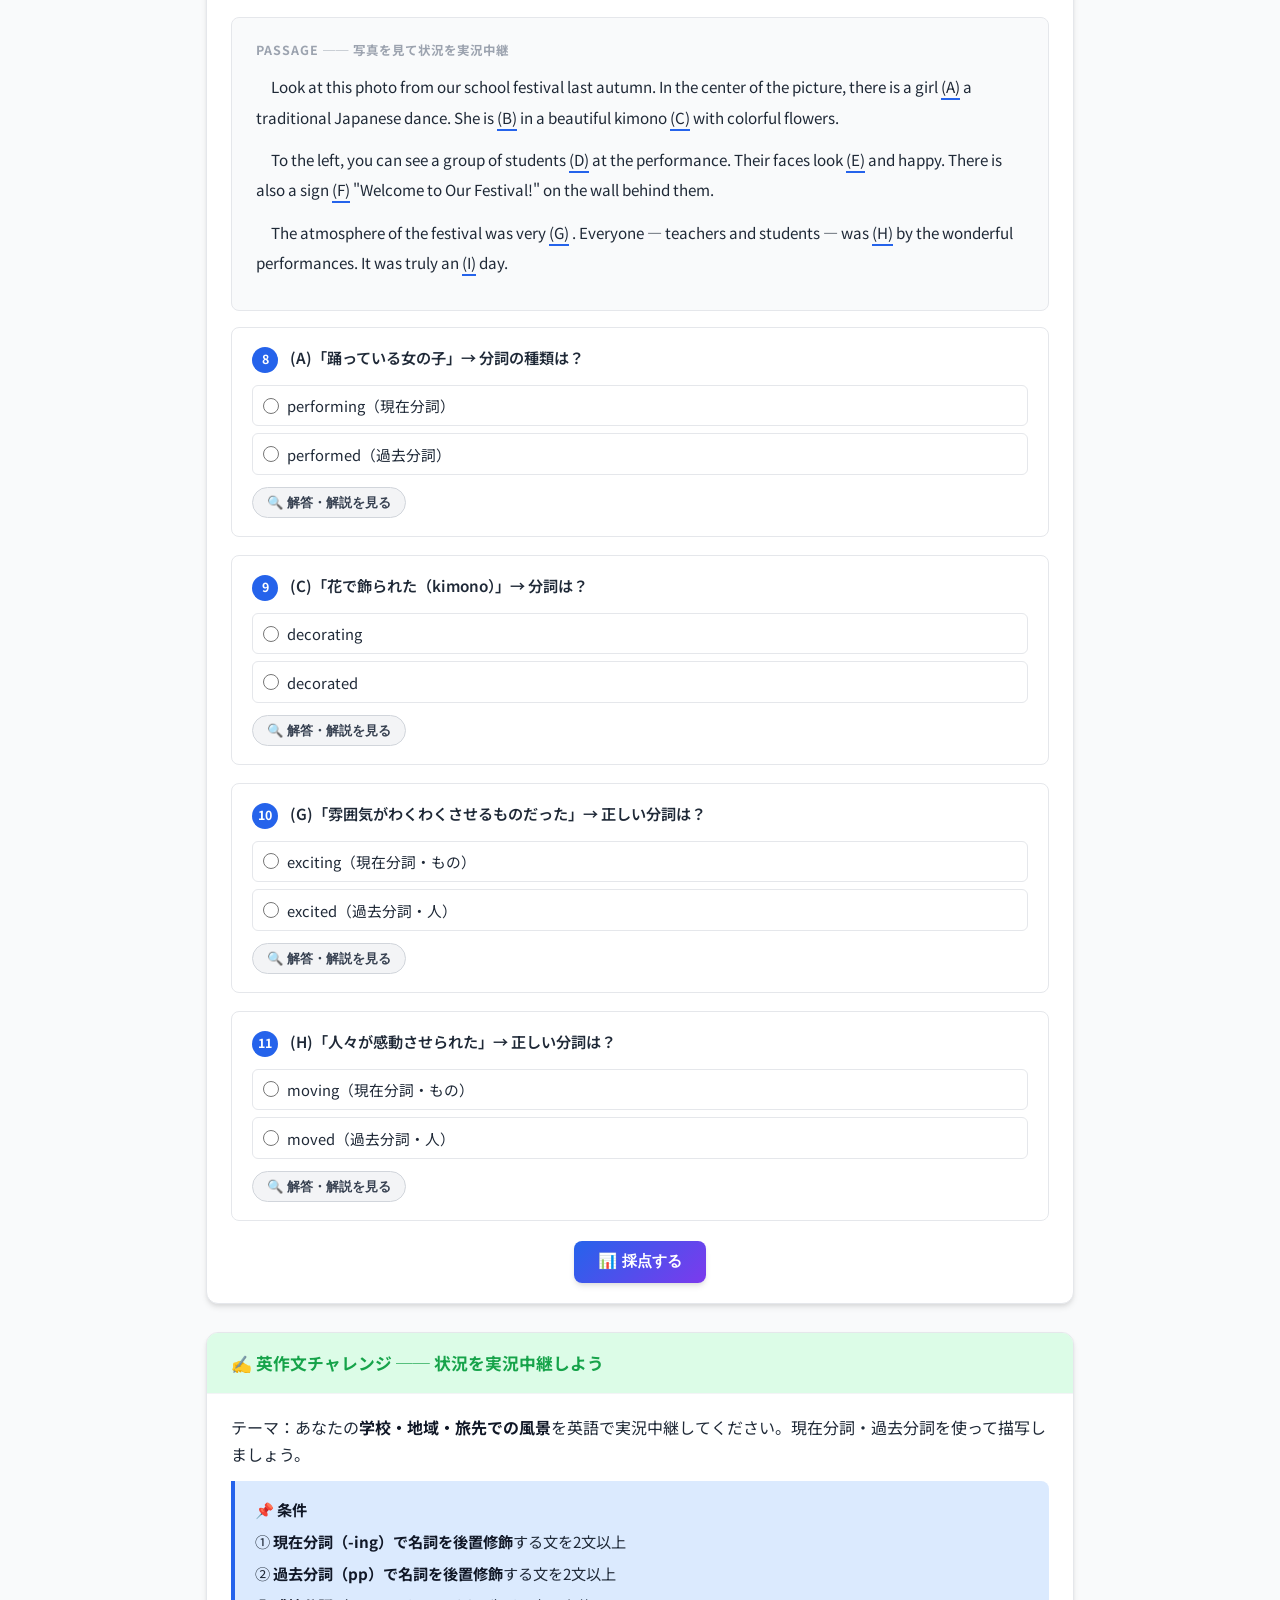
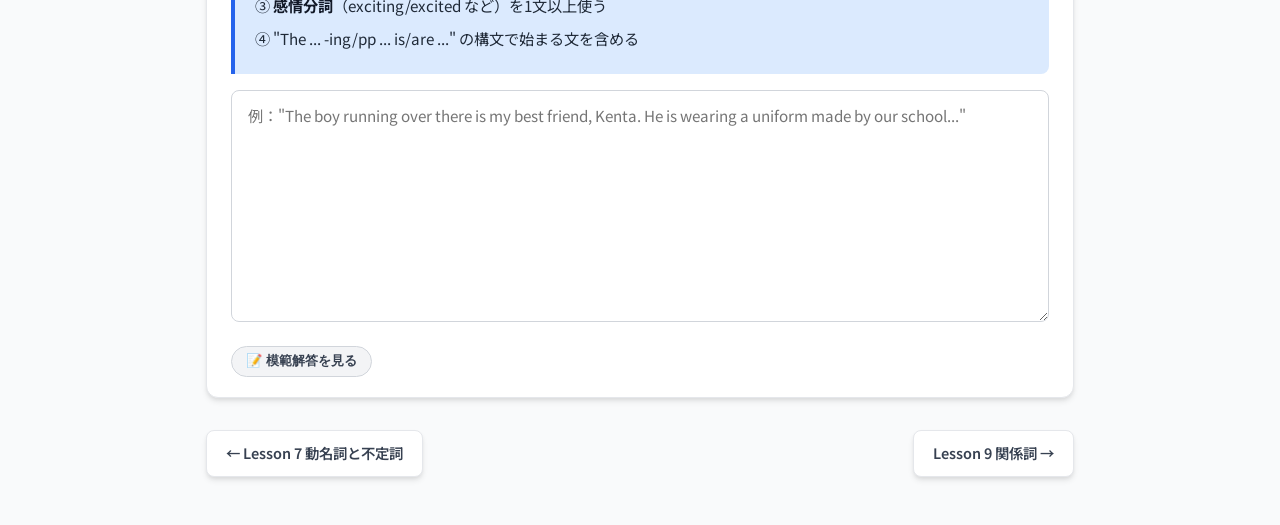
<file: lesson08.html>
<!DOCTYPE html>
<html lang="ja">
<head>
  <meta charset="UTF-8">
  <meta name="viewport" content="width=device-width, initial-scale=1.0">
  <title>Lesson 8 | 分詞 - English Master</title>
  <link rel="preconnect" href="https://fonts.googleapis.com">
  <link href="https://fonts.googleapis.com/css2?family=Noto+Sans+JP:wght@400;600;700;800&family=Inter:wght@400;600;700;800&display=swap" rel="stylesheet">
  <link rel="stylesheet" href="css/style.css">
</head>
<body>
<header class="site-header">
  <a href="index.html" class="logo">
    <span class="logo-icon">🎓</span>
    <span><span class="logo-text">English Master</span><span class="logo-sub">高校英語 Zoom レッスン教材</span></span>
  </a>
  <a href="index.html" class="btn-home">🏠 メニューへ</a>
</header>

<main class="container">
  <div class="lesson-hero">
    <span class="lesson-badge">LESSON 08 · 第3期</span>
    <h1>分詞（現在分詞・過去分詞）</h1>
    <div class="lesson-meta">
      <span class="meta-tag">📌 -ing / pp による名詞修飾</span>
      <span class="meta-tag">⏱ 約60分</span>
      <span class="meta-tag">🎯 後置修飾 / 感情を動かす分詞</span>
    </div>
  </div>

  <div class="timer-wrap">⏱ 学習時間: <span class="timer-num" id="timer">00:00</span></div>
  <div class="progress-bar-wrap"><div class="progress-bar-fill" id="progress" style="width:0%"></div></div>

  <!-- Grammar 1 -->
  <section class="section-card theme-blue">
    <div class="section-card-header">📖 文法解説① ── 分詞の2種類と名詞修飾</div>
    <div class="section-card-body">
      <table class="grammar-table">
        <thead><tr><th></th><th>現在分詞（-ing）</th><th>過去分詞（pp）</th></tr></thead>
        <tbody>
          <tr><td><strong>意味</strong></td><td>〜している（能動・進行）</td><td>〜された（受動・完了）</td></tr>
          <tr><td><strong>名詞修飾</strong></td><td>名詞が自らその動作をしている</td><td>名詞が動作を受けている</td></tr>
          <tr>
            <td><strong>前置修飾（1語）</strong></td>
            <td>a <em>sleeping</em> baby（眠っている赤ちゃん）</td>
            <td>a <em>broken</em> window（割られた窓）</td>
          </tr>
          <tr>
            <td><strong>後置修飾（2語以上）</strong></td>
            <td>the boy <em>running over there</em><br>（向こうで走っている少年）</td>
            <td>the letter <em>written in English</em><br>（英語で書かれた手紙）</td>
          </tr>
        </tbody>
      </table>
      <div class="point-box">
        <strong>後置修飾がポイント！</strong><br>
        分詞が2語以上なら名詞の「後ろ」から修飾する。<br>
        The woman <em>wearing a red hat</em> is my sister.（赤い帽子をかぶっている女性は私の姉です）
      </div>
    </div>
  </section>

  <!-- Grammar 2 -->
  <section class="section-card theme-blue">
    <div class="section-card-header">📖 文法解説② ── 感情を表す分詞（exciting vs excited）</div>
    <div class="section-card-body">
      <p>感情動詞の分詞は「人」か「もの・こと」かで使い分けます！</p>
      <table class="grammar-table">
        <thead><tr><th>現在分詞（-ing）</th><th>過去分詞（-ed）</th></tr></thead>
        <tbody>
          <tr>
            <td>「〜させる・引き起こす」<br>→ 物・事に使う<br><em>interesting, exciting, surprising,<br>boring, tiring, amazing, moving</em></td>
            <td>「〜させられた・感じる」<br>→ 人に使う<br><em>interested, excited, surprised,<br>bored, tired, amazed, moved</em></td>
          </tr>
        </tbody>
      </table>
      <div class="example-box">
        <div class="eng">This movie is <span class="highlight">exciting</span>. / I am <span class="highlight">excited</span> about the movie.</div>
        <div class="jpn">この映画はわくわくさせる。/ 私はその映画にわくわくしている。</div>
      </div>
      <div class="example-box">
        <div class="eng">The news was <span class="highlight">surprising</span>. / We were <span class="highlight">surprised</span> at the news.</div>
        <div class="jpn">そのニュースは驚かせるものだった。/ 私たちはそのニュースに驚いた。</div>
      </div>
    </div>
  </section>

  <!-- Practice 1 -->
  <section class="section-card theme-purple">
    <div class="section-card-header">✏️ 練習問題①｜現在分詞 vs 過去分詞（選択）</div>
    <div class="section-card-body">
      <form id="mcq-form1">
        <div class="quiz-item">
          <div class="quiz-question"><span class="quiz-number">1</span>Who is the girl _______ the piano over there?</div>
          <div class="quiz-options">
            <label class="quiz-option"><input type="radio" name="q1" data-correct="true"> playing</label>
            <label class="quiz-option"><input type="radio" name="q1"> played</label>
          </div>
          <div class="answer-section">
            <button type="button" class="btn-answer" onclick="toggleAnswer(this,'ans1')">🔍 解答・解説を見る</button>
            <div id="ans1" class="answer-content hidden">
              <div class="correct-ans">✅ playing（現在分詞）</div>
              <div class="explanation">the girl が自分でピアノを弾いている（能動）→ 現在分詞 playing。「向こうでピアノを弾いている女の子は誰ですか？」</div>
            </div>
          </div>
        </div>

        <div class="quiz-item">
          <div class="quiz-question"><span class="quiz-number">2</span>I found a wallet _______ on the street.</div>
          <div class="quiz-options">
            <label class="quiz-option"><input type="radio" name="q2"> lying</label>
            <label class="quiz-option"><input type="radio" name="q2" data-correct="true"> left</label>
          </div>
          <div class="answer-section">
            <button type="button" class="btn-answer" onclick="toggleAnswer(this,'ans2')">🔍 解答・解説を見る</button>
            <div id="ans2" class="answer-content hidden">
              <div class="correct-ans">✅ left（過去分詞）</div>
              <div class="explanation">財布は「道に置かれた」（受動）→ 過去分詞 left。leave の過去分詞は left（不規則）。「道に落ちていた財布」= a wallet left on the street。</div>
            </div>
          </div>
        </div>

        <div class="quiz-item">
          <div class="quiz-question"><span class="quiz-number">3</span>The language _______ in Brazil is Portuguese.</div>
          <div class="quiz-options">
            <label class="quiz-option"><input type="radio" name="q3"> speaking</label>
            <label class="quiz-option"><input type="radio" name="q3" data-correct="true"> spoken</label>
          </div>
          <div class="answer-section">
            <button type="button" class="btn-answer" onclick="toggleAnswer(this,'ans3')">🔍 解答・解説を見る</button>
            <div id="ans3" class="answer-content hidden">
              <div class="correct-ans">✅ spoken（過去分詞）</div>
              <div class="explanation">言語は「話される」（受動）→ 過去分詞 spoken。speak の過去分詞は spoken（不規則）。</div>
            </div>
          </div>
        </div>

        <div class="quiz-item">
          <div class="quiz-question"><span class="quiz-number">4</span>Look at the leaves _______ from the tree in the autumn wind.</div>
          <div class="quiz-options">
            <label class="quiz-option"><input type="radio" name="q4" data-correct="true"> falling</label>
            <label class="quiz-option"><input type="radio" name="q4"> fallen</label>
          </div>
          <div class="answer-section">
            <button type="button" class="btn-answer" onclick="toggleAnswer(this,'ans4')">🔍 解答・解説を見る</button>
            <div id="ans4" class="answer-content hidden">
              <div class="correct-ans">✅ falling（現在分詞）</div>
              <div class="explanation">葉が「落ちている（今まさに）」という進行中の動作 → 現在分詞 falling。</div>
            </div>
          </div>
        </div>

        <div class="quiz-item">
          <div class="quiz-question"><span class="quiz-number">5</span>The story was very _______ . （感動的な・話がそういう性質）</div>
          <div class="quiz-options">
            <label class="quiz-option"><input type="radio" name="q5" data-correct="true"> moving</label>
            <label class="quiz-option"><input type="radio" name="q5"> moved</label>
          </div>
          <div class="answer-section">
            <button type="button" class="btn-answer" onclick="toggleAnswer(this,'ans5')">🔍 解答・解説を見る</button>
            <div id="ans5" class="answer-content hidden">
              <div class="correct-ans">✅ moving（現在分詞・もの）</div>
              <div class="explanation">話（もの・こと）が「感動させる」性質を持っている → moving（現在分詞）。moved は「人が感動した」状態に使います。</div>
            </div>
          </div>
        </div>

        <div style="text-align:center; margin-top:1.25rem;">
          <button type="button" class="btn-check-all" onclick="calcScore('mcq-form1','score1')">📊 採点する</button>
        </div>
        <div id="score1"></div>
      </form>
    </div>
  </section>

  <!-- Practice 2 -->
  <section class="section-card theme-purple">
    <div class="section-card-header">✏️ 練習問題②｜後置修飾（並べ替え）</div>
    <div class="section-card-body">
      <div class="quiz-item">
        <div class="quiz-question"><span class="quiz-number">6</span>「向こうで走っている少年は私の弟です。」<br><small style="color:var(--gray-500)">[ over there / the boy / is / my brother / running ]</small></div>
        <div class="answer-section">
          <button type="button" class="btn-answer" onclick="toggleAnswer(this,'ans6')">🔍 解答・解説を見る</button>
          <div id="ans6" class="answer-content hidden">
            <div class="correct-ans">✅ The boy running over there is my brother.</div>
            <div class="explanation">現在分詞 running over there が the boy を後ろから修飾。「向こうで走っている少年」= The boy running over there。</div>
          </div>
        </div>
      </div>

      <div class="quiz-item">
        <div class="quiz-question"><span class="quiz-number">7</span>「英語で書かれたその手紙は読みやすかった。」<br><small style="color:var(--gray-500)">[ the letter / in English / was / easy / written / to read ]</small></div>
        <div class="answer-section">
          <button type="button" class="btn-answer" onclick="toggleAnswer(this,'ans7')">🔍 解答・解説を見る</button>
          <div id="ans7" class="answer-content hidden">
            <div class="correct-ans">✅ The letter written in English was easy to read.</div>
            <div class="explanation">過去分詞 written in English が the letter を後置修飾。「英語で書かれた手紙」= The letter written in English。</div>
          </div>
        </div>
      </div>
    </div>
  </section>

  <!-- Reading -->
  <section class="section-card theme-green">
    <div class="section-card-header">📚 長文読解</div>
    <div class="section-card-body">
      <div class="reading-passage">
        <div class="passage-num">PASSAGE ── 写真を見て状況を実況中継</div>
        <p>　Look at this photo from our school festival last autumn. In the center of the picture, there is a girl <span class="underline">(A)</span> a traditional Japanese dance. She is <span class="underline">(B)</span> in a beautiful kimono <span class="underline">(C)</span> with colorful flowers.</p>
        <p>　To the left, you can see a group of students <span class="underline">(D)</span> at the performance. Their faces look <span class="underline">(E)</span> and happy. There is also a sign <span class="underline">(F)</span> "Welcome to Our Festival!" on the wall behind them.</p>
        <p>　The atmosphere of the festival was very <span class="underline">(G)</span> . Everyone — teachers and students — was <span class="underline">(H)</span> by the wonderful performances. It was truly an <span class="underline">(I)</span> day.</p>
      </div>

      <form id="mcq-form2">
        <div class="quiz-item">
          <div class="quiz-question"><span class="quiz-number">8</span>(A)「踊っている女の子」→ 分詞の種類は？</div>
          <div class="quiz-options">
            <label class="quiz-option"><input type="radio" name="rq1" data-correct="true"> performing（現在分詞）</label>
            <label class="quiz-option"><input type="radio" name="rq1"> performed（過去分詞）</label>
          </div>
          <div class="answer-section">
            <button type="button" class="btn-answer" onclick="toggleAnswer(this,'rans1')">🔍 解答・解説を見る</button>
            <div id="rans1" class="answer-content hidden">
              <div class="correct-ans">✅ performing（現在分詞・能動）</div>
              <div class="explanation">女の子が自分で踊りを「している」→ 能動なので現在分詞。a girl performing a traditional Japanese dance。</div>
            </div>
          </div>
        </div>

        <div class="quiz-item">
          <div class="quiz-question"><span class="quiz-number">9</span>(C)「花で飾られた（kimono）」→ 分詞は？</div>
          <div class="quiz-options">
            <label class="quiz-option"><input type="radio" name="rq2"> decorating</label>
            <label class="quiz-option"><input type="radio" name="rq2" data-correct="true"> decorated</label>
          </div>
          <div class="answer-section">
            <button type="button" class="btn-answer" onclick="toggleAnswer(this,'rans2')">🔍 解答・解説を見る</button>
            <div id="rans2" class="answer-content hidden">
              <div class="correct-ans">✅ decorated（過去分詞・受動）</div>
              <div class="explanation">着物が「花で飾られた」→ 受動なので過去分詞 decorated。decorate の過去分詞は decorated。</div>
            </div>
          </div>
        </div>

        <div class="quiz-item">
          <div class="quiz-question"><span class="quiz-number">10</span>(G)「雰囲気がわくわくさせるものだった」→ 正しい分詞は？</div>
          <div class="quiz-options">
            <label class="quiz-option"><input type="radio" name="rq3" data-correct="true"> exciting（現在分詞・もの）</label>
            <label class="quiz-option"><input type="radio" name="rq3"> excited（過去分詞・人）</label>
          </div>
          <div class="answer-section">
            <button type="button" class="btn-answer" onclick="toggleAnswer(this,'rans3')">🔍 解答・解説を見る</button>
            <div id="rans3" class="answer-content hidden">
              <div class="correct-ans">✅ exciting（もの・こと → -ing）</div>
              <div class="explanation">雰囲気（もの・こと）が「わくわくさせる」性質 → exciting。</div>
            </div>
          </div>
        </div>

        <div class="quiz-item">
          <div class="quiz-question"><span class="quiz-number">11</span>(H)「人々が感動させられた」→ 正しい分詞は？</div>
          <div class="quiz-options">
            <label class="quiz-option"><input type="radio" name="rq4"> moving（現在分詞・もの）</label>
            <label class="quiz-option"><input type="radio" name="rq4" data-correct="true"> moved（過去分詞・人）</label>
          </div>
          <div class="answer-section">
            <button type="button" class="btn-answer" onclick="toggleAnswer(this,'rans4')">🔍 解答・解説を見る</button>
            <div id="rans4" class="answer-content hidden">
              <div class="correct-ans">✅ moved（人 → -ed）</div>
              <div class="explanation">Everyone（人）が「感動させられた」→ moved（過去分詞）。be moved by〜 = 〜に感動する。</div>
            </div>
          </div>
        </div>

        <div style="text-align:center; margin-top:1.25rem;">
          <button type="button" class="btn-check-all" onclick="calcScore('mcq-form2','score2')">📊 採点する</button>
        </div>
        <div id="score2"></div>
      </form>
    </div>
  </section>

  <!-- Writing -->
  <section class="section-card theme-green">
    <div class="section-card-header">✍️ 英作文チャレンジ ── 状況を実況中継しよう</div>
    <div class="section-card-body">
      <p>テーマ：あなたの<strong>学校・地域・旅先での風景</strong>を英語で実況中継してください。現在分詞・過去分詞を使って描写しましょう。</p>
      <div class="grammar-box">
        <p>📌 <strong>条件</strong></p>
        <p>① <strong>現在分詞（-ing）で名詞を後置修飾</strong>する文を2文以上</p>
        <p>② <strong>過去分詞（pp）で名詞を後置修飾</strong>する文を2文以上</p>
        <p>③ <strong>感情分詞</strong>（exciting/excited など）を1文以上使う</p>
        <p>④ "The ... -ing/pp ... is/are ..." の構文で始まる文を含める</p>
      </div>
      <textarea class="writing-area" placeholder='例："The boy running over there is my best friend, Kenta. He is wearing a uniform made by our school..."' rows="8"></textarea>
      <div style="margin-top:1rem;">
        <button type="button" class="btn-answer" onclick="toggleAnswer(this,'sample1')">📝 模範解答を見る</button>
        <div id="sample1" class="answer-content hidden" style="margin-top:.75rem;">
          <div class="correct-ans">📝 模範解答例（学校の風景）</div>
          <div class="explanation">
            Look at this photo from our school sports day!<br>
            The boy <em>running in the front</em> is my best friend, Ryo. <em>（現在分詞・後置修飾）</em><br>
            The girl <em>cheering on the side</em> is my classmate, Hina. <em>（現在分詞・後置修飾）</em><br>
            The banner <em>made by our class</em> says "Win the Gold!" <em>（過去分詞・後置修飾）</em><br>
            The trophies <em>displayed on the table</em> are for the winners. <em>（過去分詞・後置修飾）</em><br>
            The whole event was very <em>exciting</em>, and all the students were deeply <em>moved</em> by the team spirit. <em>（感情分詞）</em>
          </div>
        </div>
      </div>
    </div>
  </section>

  <nav class="lesson-nav">
    <a href="lesson07.html">← Lesson 7 動名詞と不定詞</a>
    <a href="lesson09.html">Lesson 9 関係詞 →</a>
  </nav>
</main>

<script src="js/common.js"></script>
<script>
  startTimer('timer');
  setupMCQ('mcq-form1');
  setupMCQ('mcq-form2');
  updateProgress('progress', 8, 12);
</script>
</body>
</html>
</file>
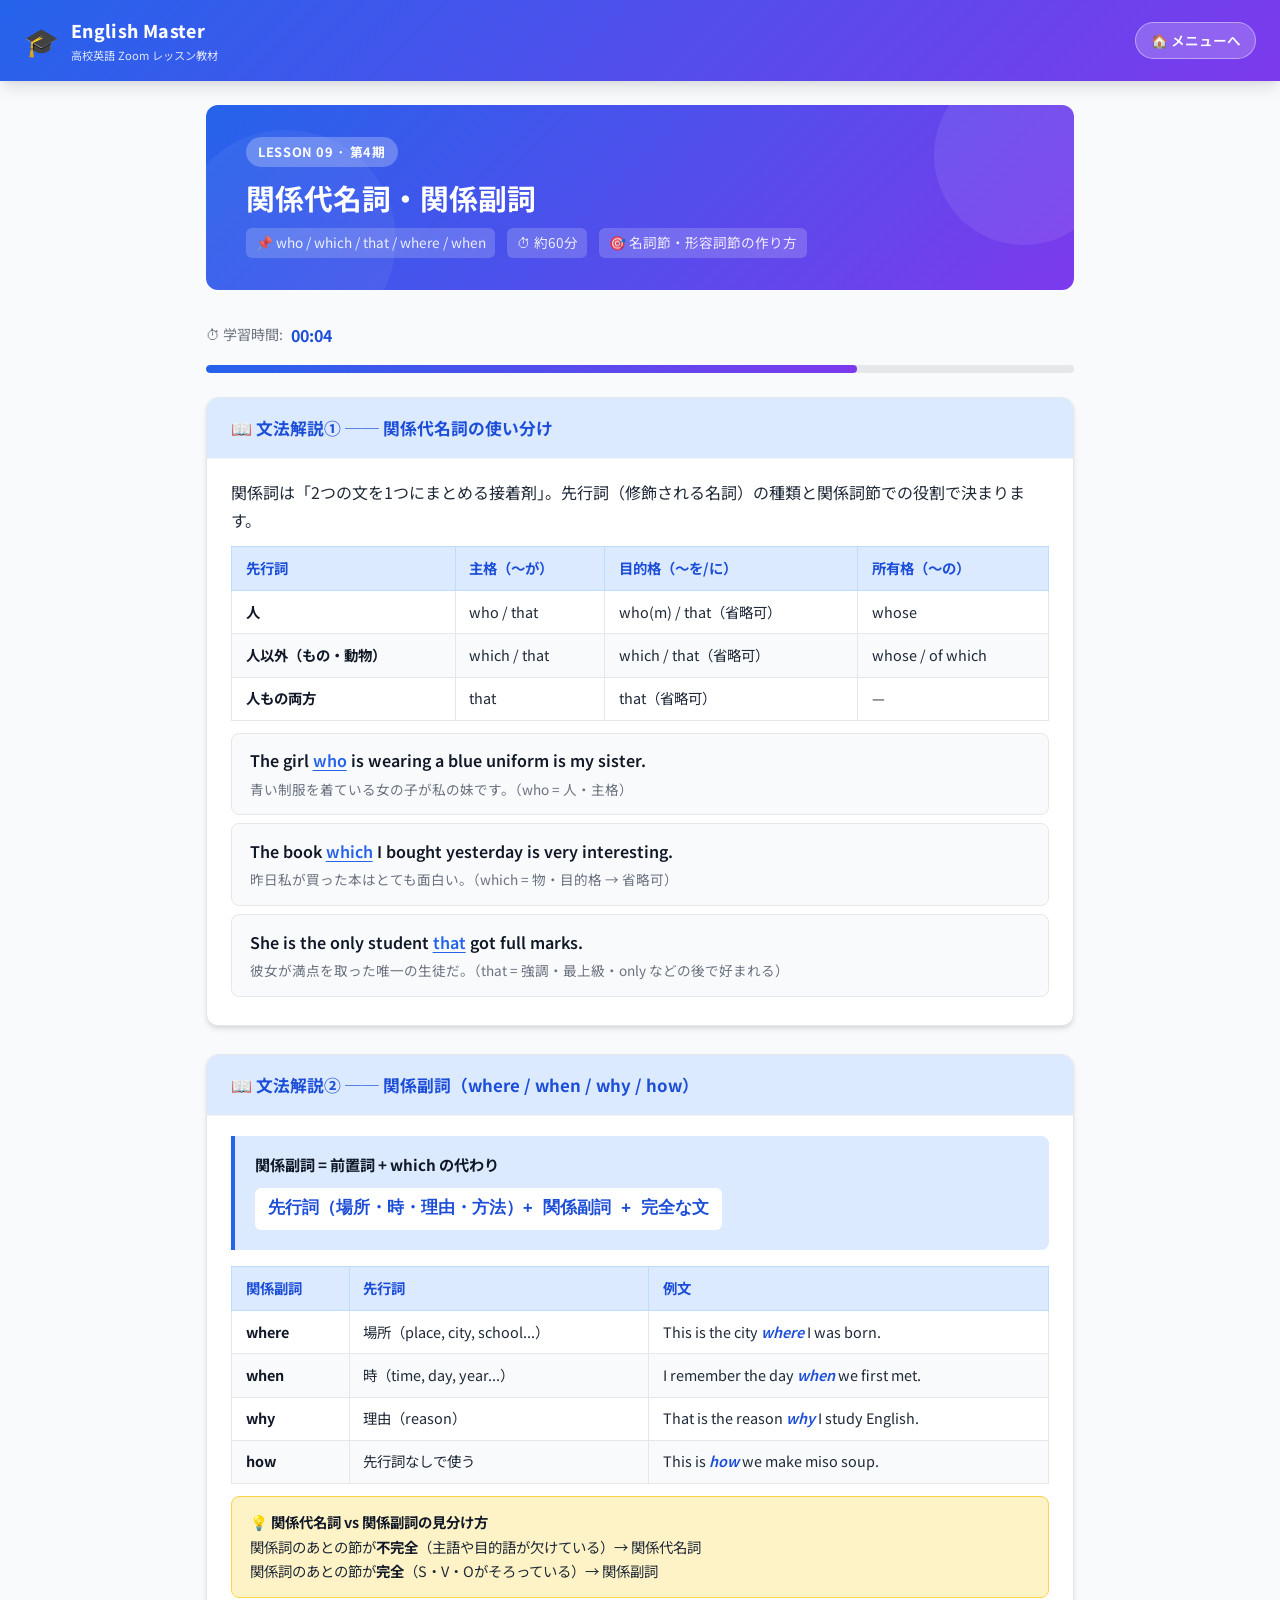
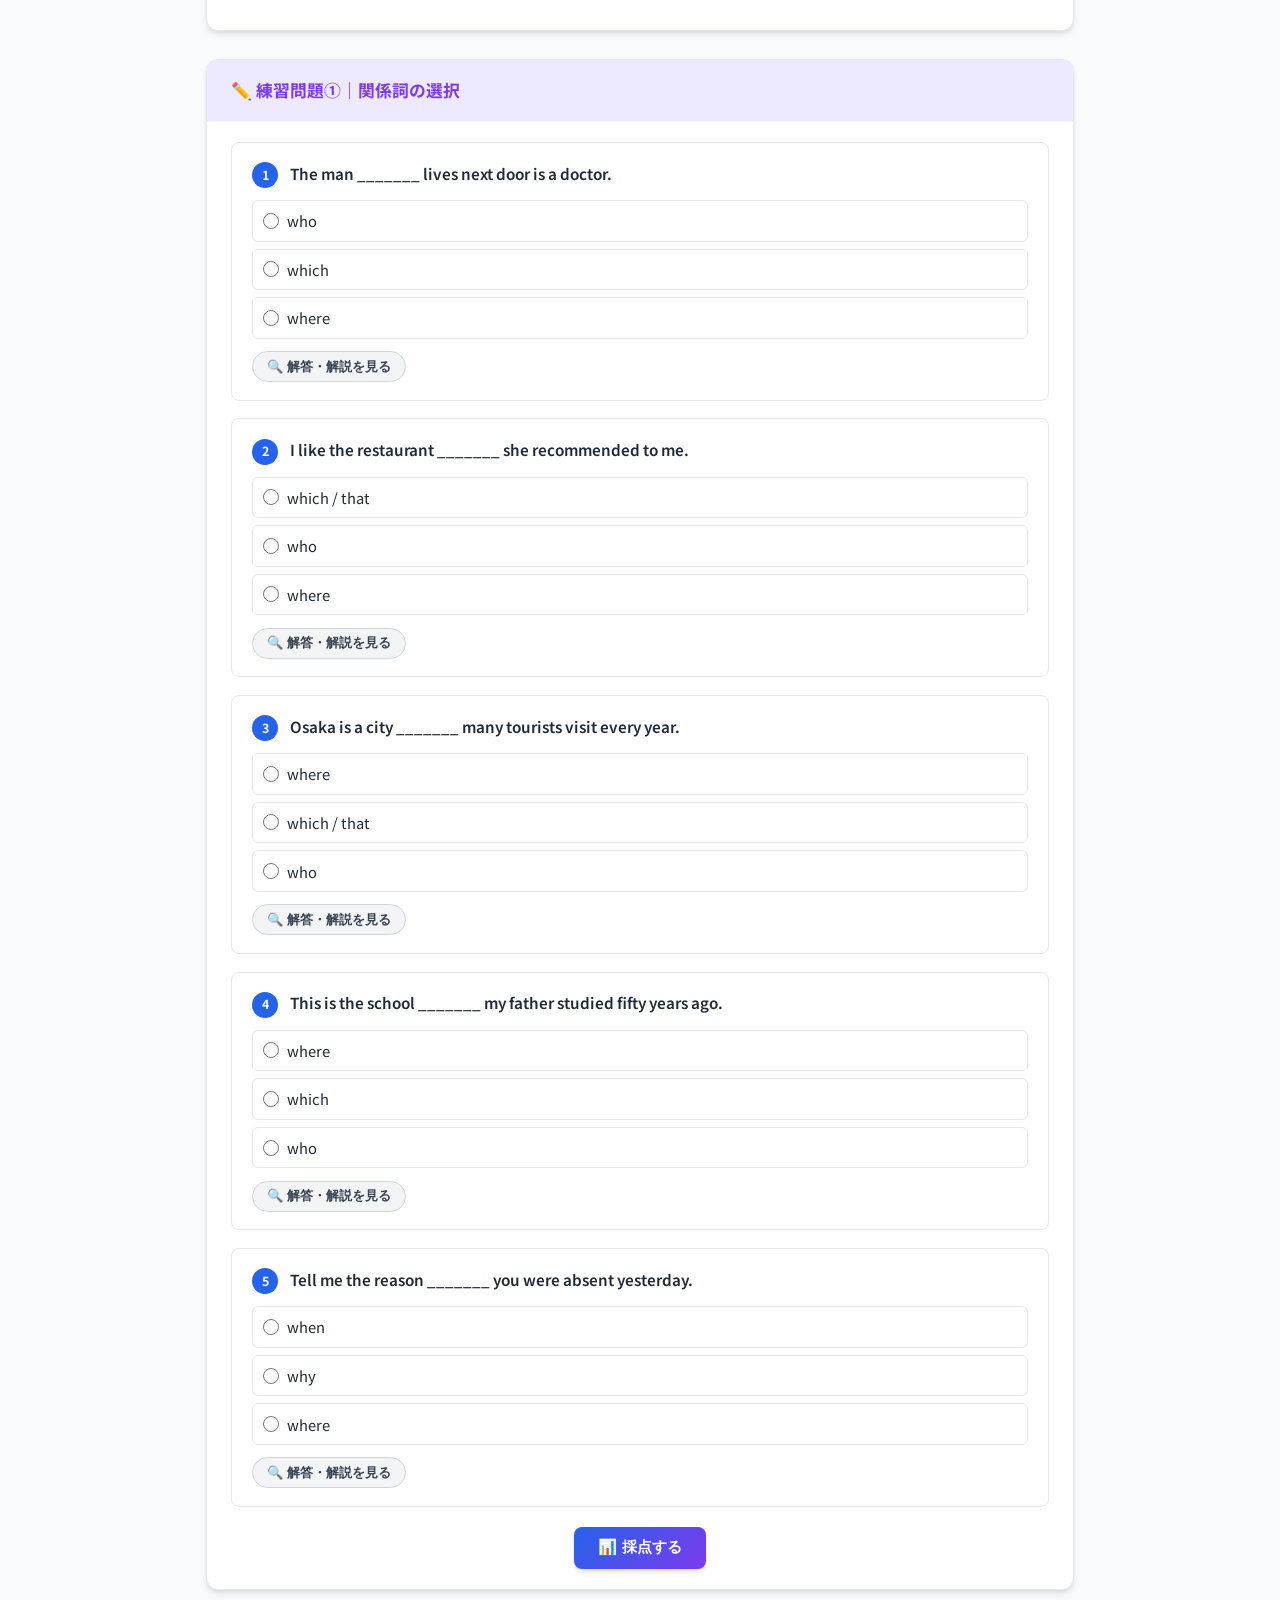
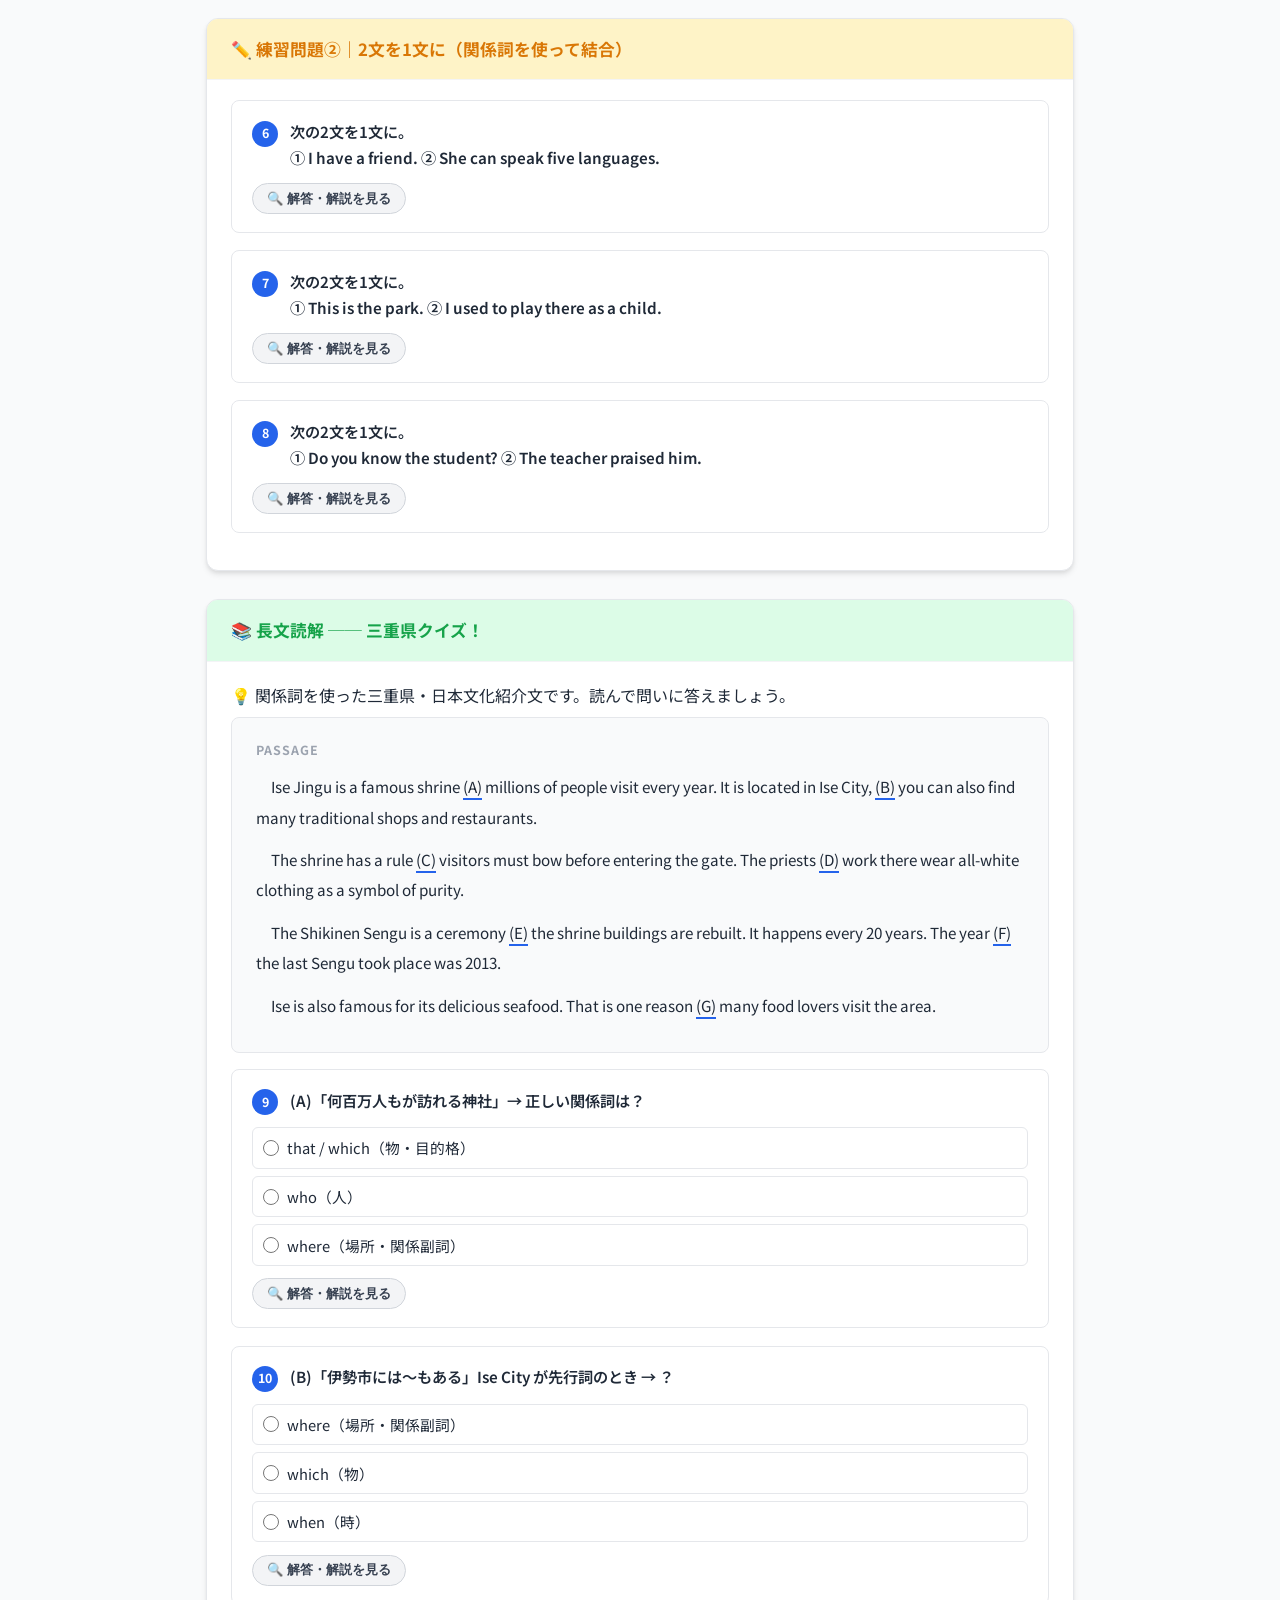
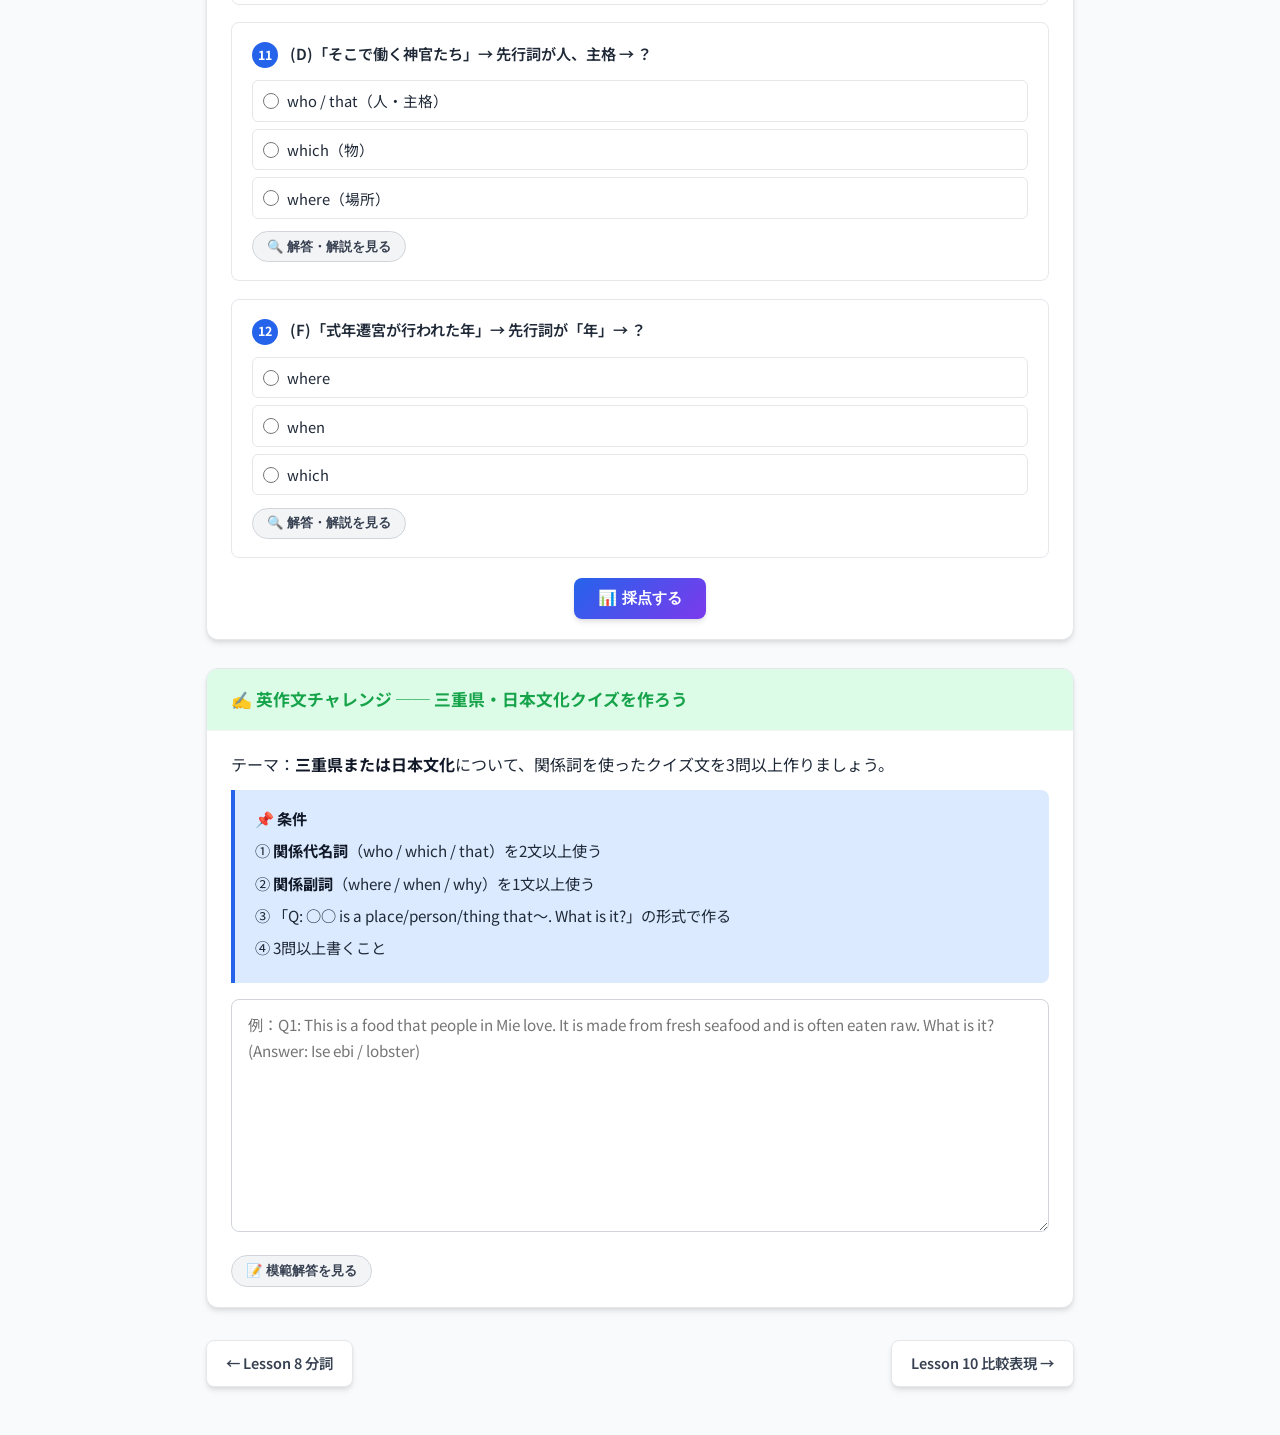
<file: lesson09.html>
<!DOCTYPE html>
<html lang="ja">
<head>
  <meta charset="UTF-8">
  <meta name="viewport" content="width=device-width, initial-scale=1.0">
  <title>Lesson 9 | 関係代名詞・関係副詞 - English Master</title>
  <link rel="preconnect" href="https://fonts.googleapis.com">
  <link href="https://fonts.googleapis.com/css2?family=Noto+Sans+JP:wght@400;600;700;800&family=Inter:wght@400;600;700;800&display=swap" rel="stylesheet">
  <link rel="stylesheet" href="css/style.css">
</head>
<body>
<header class="site-header">
  <a href="index.html" class="logo">
    <span class="logo-icon">🎓</span>
    <span><span class="logo-text">English Master</span><span class="logo-sub">高校英語 Zoom レッスン教材</span></span>
  </a>
  <a href="index.html" class="btn-home">🏠 メニューへ</a>
</header>

<main class="container">
  <div class="lesson-hero">
    <span class="lesson-badge">LESSON 09 · 第4期</span>
    <h1>関係代名詞・関係副詞</h1>
    <div class="lesson-meta">
      <span class="meta-tag">📌 who / which / that / where / when</span>
      <span class="meta-tag">⏱ 約60分</span>
      <span class="meta-tag">🎯 名詞節・形容詞節の作り方</span>
    </div>
  </div>

  <div class="timer-wrap">⏱ 学習時間: <span class="timer-num" id="timer">00:00</span></div>
  <div class="progress-bar-wrap"><div class="progress-bar-fill" id="progress" style="width:0%"></div></div>

  <!-- Grammar 1 -->
  <section class="section-card theme-blue">
    <div class="section-card-header">📖 文法解説① ── 関係代名詞の使い分け</div>
    <div class="section-card-body">
      <p>関係詞は「2つの文を1つにまとめる接着剤」。先行詞（修飾される名詞）の種類と関係詞節での役割で決まります。</p>

      <table class="grammar-table">
        <thead><tr><th>先行詞</th><th>主格（〜が）</th><th>目的格（〜を/に）</th><th>所有格（〜の）</th></tr></thead>
        <tbody>
          <tr><td><strong>人</strong></td><td>who / that</td><td>who(m) / that（省略可）</td><td>whose</td></tr>
          <tr><td><strong>人以外（もの・動物）</strong></td><td>which / that</td><td>which / that（省略可）</td><td>whose / of which</td></tr>
          <tr><td><strong>人もの両方</strong></td><td>that</td><td>that（省略可）</td><td>—</td></tr>
        </tbody>
      </table>

      <div class="example-box">
        <div class="eng">The girl <span class="highlight">who</span> is wearing a blue uniform is my sister.</div>
        <div class="jpn">青い制服を着ている女の子が私の妹です。（who = 人・主格）</div>
      </div>
      <div class="example-box">
        <div class="eng">The book <span class="highlight">which</span> I bought yesterday is very interesting.</div>
        <div class="jpn">昨日私が買った本はとても面白い。（which = 物・目的格 → 省略可）</div>
      </div>
      <div class="example-box">
        <div class="eng">She is the only student <span class="highlight">that</span> got full marks.</div>
        <div class="jpn">彼女が満点を取った唯一の生徒だ。（that = 強調・最上級・only などの後で好まれる）</div>
      </div>
    </div>
  </section>

  <!-- Grammar 2 -->
  <section class="section-card theme-blue">
    <div class="section-card-header">📖 文法解説② ── 関係副詞（where / when / why / how）</div>
    <div class="section-card-body">
      <div class="grammar-box">
        <p><strong>関係副詞 = 前置詞 + which の代わり</strong></p>
        <div class="formula">先行詞（場所・時・理由・方法）+ 関係副詞 + 完全な文</div>
      </div>
      <table class="grammar-table">
        <thead><tr><th>関係副詞</th><th>先行詞</th><th>例文</th></tr></thead>
        <tbody>
          <tr>
            <td><strong>where</strong></td>
            <td>場所（place, city, school...）</td>
            <td>This is the city <em>where</em> I was born.</td>
          </tr>
          <tr>
            <td><strong>when</strong></td>
            <td>時（time, day, year...）</td>
            <td>I remember the day <em>when</em> we first met.</td>
          </tr>
          <tr>
            <td><strong>why</strong></td>
            <td>理由（reason）</td>
            <td>That is the reason <em>why</em> I study English.</td>
          </tr>
          <tr>
            <td><strong>how</strong></td>
            <td>先行詞なしで使う</td>
            <td>This is <em>how</em> we make miso soup.</td>
          </tr>
        </tbody>
      </table>
      <div class="point-box">
        <strong>関係代名詞 vs 関係副詞の見分け方</strong><br>
        関係詞のあとの節が<strong>不完全</strong>（主語や目的語が欠けている）→ 関係代名詞<br>
        関係詞のあとの節が<strong>完全</strong>（S・V・Oがそろっている）→ 関係副詞
      </div>
    </div>
  </section>

  <!-- Practice 1 -->
  <section class="section-card theme-purple">
    <div class="section-card-header">✏️ 練習問題①｜関係詞の選択</div>
    <div class="section-card-body">
      <form id="mcq-form1">
        <div class="quiz-item">
          <div class="quiz-question"><span class="quiz-number">1</span>The man _______ lives next door is a doctor.</div>
          <div class="quiz-options">
            <label class="quiz-option"><input type="radio" name="q1" data-correct="true"> who</label>
            <label class="quiz-option"><input type="radio" name="q1"> which</label>
            <label class="quiz-option"><input type="radio" name="q1"> where</label>
          </div>
          <div class="answer-section">
            <button type="button" class="btn-answer" onclick="toggleAnswer(this,'ans1')">🔍 解答・解説を見る</button>
            <div id="ans1" class="answer-content hidden">
              <div class="correct-ans">✅ who（人・主格）</div>
              <div class="explanation">先行詞が The man（人）で、関係詞節の中で主語の役割 → who。</div>
            </div>
          </div>
        </div>

        <div class="quiz-item">
          <div class="quiz-question"><span class="quiz-number">2</span>I like the restaurant _______ she recommended to me.</div>
          <div class="quiz-options">
            <label class="quiz-option"><input type="radio" name="q2" data-correct="true"> which / that</label>
            <label class="quiz-option"><input type="radio" name="q2"> who</label>
            <label class="quiz-option"><input type="radio" name="q2"> where</label>
          </div>
          <div class="answer-section">
            <button type="button" class="btn-answer" onclick="toggleAnswer(this,'ans2')">🔍 解答・解説を見る</button>
            <div id="ans2" class="answer-content hidden">
              <div class="correct-ans">✅ which または that（物・目的格）</div>
              <div class="explanation">先行詞が restaurant（物）、節の中で目的語の役割 → which / that（省略可）。</div>
            </div>
          </div>
        </div>

        <div class="quiz-item">
          <div class="quiz-question"><span class="quiz-number">3</span>Osaka is a city _______ many tourists visit every year.</div>
          <div class="quiz-options">
            <label class="quiz-option"><input type="radio" name="q3"> where</label>
            <label class="quiz-option"><input type="radio" name="q3" data-correct="true"> which / that</label>
            <label class="quiz-option"><input type="radio" name="q3"> who</label>
          </div>
          <div class="answer-section">
            <button type="button" class="btn-answer" onclick="toggleAnswer(this,'ans3')">🔍 解答・解説を見る</button>
            <div id="ans3" class="answer-content hidden">
              <div class="correct-ans">✅ which / that（物・目的格）</div>
              <div class="explanation">many tourists visit _______ every year → 節の中に目的語が欠けている（不完全）→ 関係代名詞 which / that。where なら節が完全でないといけないが、ここでは目的語が欠けている。</div>
            </div>
          </div>
        </div>

        <div class="quiz-item">
          <div class="quiz-question"><span class="quiz-number">4</span>This is the school _______ my father studied fifty years ago.</div>
          <div class="quiz-options">
            <label class="quiz-option"><input type="radio" name="q4" data-correct="true"> where</label>
            <label class="quiz-option"><input type="radio" name="q4"> which</label>
            <label class="quiz-option"><input type="radio" name="q4"> who</label>
          </div>
          <div class="answer-section">
            <button type="button" class="btn-answer" onclick="toggleAnswer(this,'ans4')">🔍 解答・解説を見る</button>
            <div id="ans4" class="answer-content hidden">
              <div class="correct-ans">✅ where（場所・関係副詞）</div>
              <div class="explanation">my father studied fifty years ago は完全な文（S+V）。先行詞 school（場所）に場所を示す関係副詞 where を使う。</div>
            </div>
          </div>
        </div>

        <div class="quiz-item">
          <div class="quiz-question"><span class="quiz-number">5</span>Tell me the reason _______ you were absent yesterday.</div>
          <div class="quiz-options">
            <label class="quiz-option"><input type="radio" name="q5"> when</label>
            <label class="quiz-option"><input type="radio" name="q5" data-correct="true"> why</label>
            <label class="quiz-option"><input type="radio" name="q5"> where</label>
          </div>
          <div class="answer-section">
            <button type="button" class="btn-answer" onclick="toggleAnswer(this,'ans5')">🔍 解答・解説を見る</button>
            <div id="ans5" class="answer-content hidden">
              <div class="correct-ans">✅ why（理由・関係副詞）</div>
              <div class="explanation">先行詞 the reason（理由）に関係副詞 why。「昨日欠席した理由を教えて。」</div>
            </div>
          </div>
        </div>

        <div style="text-align:center; margin-top:1.25rem;">
          <button type="button" class="btn-check-all" onclick="calcScore('mcq-form1','score1')">📊 採点する</button>
        </div>
        <div id="score1"></div>
      </form>
    </div>
  </section>

  <!-- Practice 2 -->
  <section class="section-card theme-orange">
    <div class="section-card-header">✏️ 練習問題②｜2文を1文に（関係詞を使って結合）</div>
    <div class="section-card-body">
      <div class="quiz-item">
        <div class="quiz-question"><span class="quiz-number">6</span>次の2文を1文に。<br>① I have a friend. ② She can speak five languages.</div>
        <div class="answer-section">
          <button type="button" class="btn-answer" onclick="toggleAnswer(this,'ans6')">🔍 解答・解説を見る</button>
          <div id="ans6" class="answer-content hidden">
            <div class="correct-ans">✅ I have a friend who can speak five languages.</div>
            <div class="explanation">先行詞 a friend（人）、節の中で主語 → who。She → who に置き換えて後ろに続ける。</div>
          </div>
        </div>
      </div>

      <div class="quiz-item">
        <div class="quiz-question"><span class="quiz-number">7</span>次の2文を1文に。<br>① This is the park. ② I used to play there as a child.</div>
        <div class="answer-section">
          <button type="button" class="btn-answer" onclick="toggleAnswer(this,'ans7')">🔍 解答・解説を見る</button>
          <div id="ans7" class="answer-content hidden">
            <div class="correct-ans">✅ This is the park where I used to play as a child.</div>
            <div class="explanation">先行詞 the park（場所）。I used to play there の there（場所）を where に置き換えて関係副詞に。</div>
          </div>
        </div>
      </div>

      <div class="quiz-item">
        <div class="quiz-question"><span class="quiz-number">8</span>次の2文を1文に。<br>① Do you know the student? ② The teacher praised him.</div>
        <div class="answer-section">
          <button type="button" class="btn-answer" onclick="toggleAnswer(this,'ans8')">🔍 解答・解説を見る</button>
          <div id="ans8" class="answer-content hidden">
            <div class="correct-ans">✅ Do you know the student whom[that] the teacher praised?</div>
            <div class="explanation">先行詞 the student（人）。節の中で目的語の役割（the teacher praised him の him）→ whom / that（省略可）。</div>
          </div>
        </div>
      </div>
    </div>
  </section>

  <!-- Reading -->
  <section class="section-card theme-green">
    <div class="section-card-header">📚 長文読解 ── 三重県クイズ！</div>
    <div class="section-card-body">
      <p style="margin-bottom:.5rem;">💡 関係詞を使った三重県・日本文化紹介文です。読んで問いに答えましょう。</p>
      <div class="reading-passage">
        <div class="passage-num">PASSAGE</div>
        <p>　Ise Jingu is a famous shrine <span class="underline">(A)</span> millions of people visit every year. It is located in Ise City, <span class="underline">(B)</span> you can also find many traditional shops and restaurants.</p>
        <p>　The shrine has a rule <span class="underline">(C)</span> visitors must bow before entering the gate. The priests <span class="underline">(D)</span> work there wear all-white clothing as a symbol of purity.</p>
        <p>　The Shikinen Sengu is a ceremony <span class="underline">(E)</span> the shrine buildings are rebuilt. It happens every 20 years. The year <span class="underline">(F)</span> the last Sengu took place was 2013.</p>
        <p>　Ise is also famous for its delicious seafood. That is one reason <span class="underline">(G)</span> many food lovers visit the area.</p>
      </div>

      <form id="mcq-form2">
        <div class="quiz-item">
          <div class="quiz-question"><span class="quiz-number">9</span>(A)「何百万人もが訪れる神社」→ 正しい関係詞は？</div>
          <div class="quiz-options">
            <label class="quiz-option"><input type="radio" name="rq1" data-correct="true"> that / which（物・目的格）</label>
            <label class="quiz-option"><input type="radio" name="rq1"> who（人）</label>
            <label class="quiz-option"><input type="radio" name="rq1"> where（場所・関係副詞）</label>
          </div>
          <div class="answer-section">
            <button type="button" class="btn-answer" onclick="toggleAnswer(this,'rans1')">🔍 解答・解説を見る</button>
            <div id="rans1" class="answer-content hidden">
              <div class="correct-ans">✅ that / which（物・目的格）</div>
              <div class="explanation">先行詞 shrine（物）、節の中で目的語（millions of people visit ___ every year）→ 関係代名詞 that / which。</div>
            </div>
          </div>
        </div>

        <div class="quiz-item">
          <div class="quiz-question"><span class="quiz-number">10</span>(B)「伊勢市には〜もある」Ise City が先行詞のとき → ？</div>
          <div class="quiz-options">
            <label class="quiz-option"><input type="radio" name="rq2" data-correct="true"> where（場所・関係副詞）</label>
            <label class="quiz-option"><input type="radio" name="rq2"> which（物）</label>
            <label class="quiz-option"><input type="radio" name="rq2"> when（時）</label>
          </div>
          <div class="answer-section">
            <button type="button" class="btn-answer" onclick="toggleAnswer(this,'rans2')">🔍 解答・解説を見る</button>
            <div id="rans2" class="answer-content hidden">
              <div class="correct-ans">✅ where（場所・関係副詞）</div>
              <div class="explanation">先行詞 Ise City（場所）、節が完全（you can also find...）→ 関係副詞 where。</div>
            </div>
          </div>
        </div>

        <div class="quiz-item">
          <div class="quiz-question"><span class="quiz-number">11</span>(D)「そこで働く神官たち」→ 先行詞が人、主格 → ？</div>
          <div class="quiz-options">
            <label class="quiz-option"><input type="radio" name="rq3" data-correct="true"> who / that（人・主格）</label>
            <label class="quiz-option"><input type="radio" name="rq3"> which（物）</label>
            <label class="quiz-option"><input type="radio" name="rq3"> where（場所）</label>
          </div>
          <div class="answer-section">
            <button type="button" class="btn-answer" onclick="toggleAnswer(this,'rans3')">🔍 解答・解説を見る</button>
            <div id="rans3" class="answer-content hidden">
              <div class="correct-ans">✅ who / that（人・主格）</div>
              <div class="explanation">先行詞 The priests（人）、節の中で主語 → who / that。</div>
            </div>
          </div>
        </div>

        <div class="quiz-item">
          <div class="quiz-question"><span class="quiz-number">12</span>(F)「式年遷宮が行われた年」→ 先行詞が「年」→ ？</div>
          <div class="quiz-options">
            <label class="quiz-option"><input type="radio" name="rq4"> where</label>
            <label class="quiz-option"><input type="radio" name="rq4" data-correct="true"> when</label>
            <label class="quiz-option"><input type="radio" name="rq4"> which</label>
          </div>
          <div class="answer-section">
            <button type="button" class="btn-answer" onclick="toggleAnswer(this,'rans4')">🔍 解答・解説を見る</button>
            <div id="rans4" class="answer-content hidden">
              <div class="correct-ans">✅ when（時・関係副詞）</div>
              <div class="explanation">先行詞 The year（時）、節が完全 → 関係副詞 when。</div>
            </div>
          </div>
        </div>

        <div style="text-align:center; margin-top:1.25rem;">
          <button type="button" class="btn-check-all" onclick="calcScore('mcq-form2','score2')">📊 採点する</button>
        </div>
        <div id="score2"></div>
      </form>
    </div>
  </section>

  <!-- Writing -->
  <section class="section-card theme-green">
    <div class="section-card-header">✍️ 英作文チャレンジ ── 三重県・日本文化クイズを作ろう</div>
    <div class="section-card-body">
      <p>テーマ：<strong>三重県または日本文化</strong>について、関係詞を使ったクイズ文を3問以上作りましょう。</p>
      <div class="grammar-box">
        <p>📌 <strong>条件</strong></p>
        <p>① <strong>関係代名詞</strong>（who / which / that）を2文以上使う</p>
        <p>② <strong>関係副詞</strong>（where / when / why）を1文以上使う</p>
        <p>③ 「Q: ○○ is a place/person/thing that〜. What is it?」の形式で作る</p>
        <p>④ 3問以上書くこと</p>
      </div>
      <textarea class="writing-area" placeholder='例：Q1: This is a food that people in Mie love. It is made from fresh seafood and is often eaten raw. What is it? (Answer: Ise ebi / lobster)' rows="8"></textarea>
      <div style="margin-top:1rem;">
        <button type="button" class="btn-answer" onclick="toggleAnswer(this,'sample1')">📝 模範解答を見る</button>
        <div id="sample1" class="answer-content hidden" style="margin-top:.75rem;">
          <div class="correct-ans">📝 模範解答例</div>
          <div class="explanation">
            Q1: This is a shrine <em>that</em> many Japanese people visit at the New Year. It is located in Ise City, Mie Prefecture. What is it? <br>→ Answer: Ise Jingu<br><br>
            Q2: This is an animal <em>which</em> is considered sacred at Ise Jingu. You can see it walking freely in the shrine grounds. What is it?<br>→ Answer: A chicken (rooster)<br><br>
            Q3: This is the city <em>where</em> the famous Mikimoto pearl farm started. It is known as the "Pearl Island." Which city is this?<br>→ Answer: Toba City
          </div>
        </div>
      </div>
    </div>
  </section>

  <nav class="lesson-nav">
    <a href="lesson08.html">← Lesson 8 分詞</a>
    <a href="lesson10.html">Lesson 10 比較表現 →</a>
  </nav>
</main>

<script src="js/common.js"></script>
<script>
  startTimer('timer');
  setupMCQ('mcq-form1');
  setupMCQ('mcq-form2');
  updateProgress('progress', 9, 12);
</script>
</body>
</html>
</file>
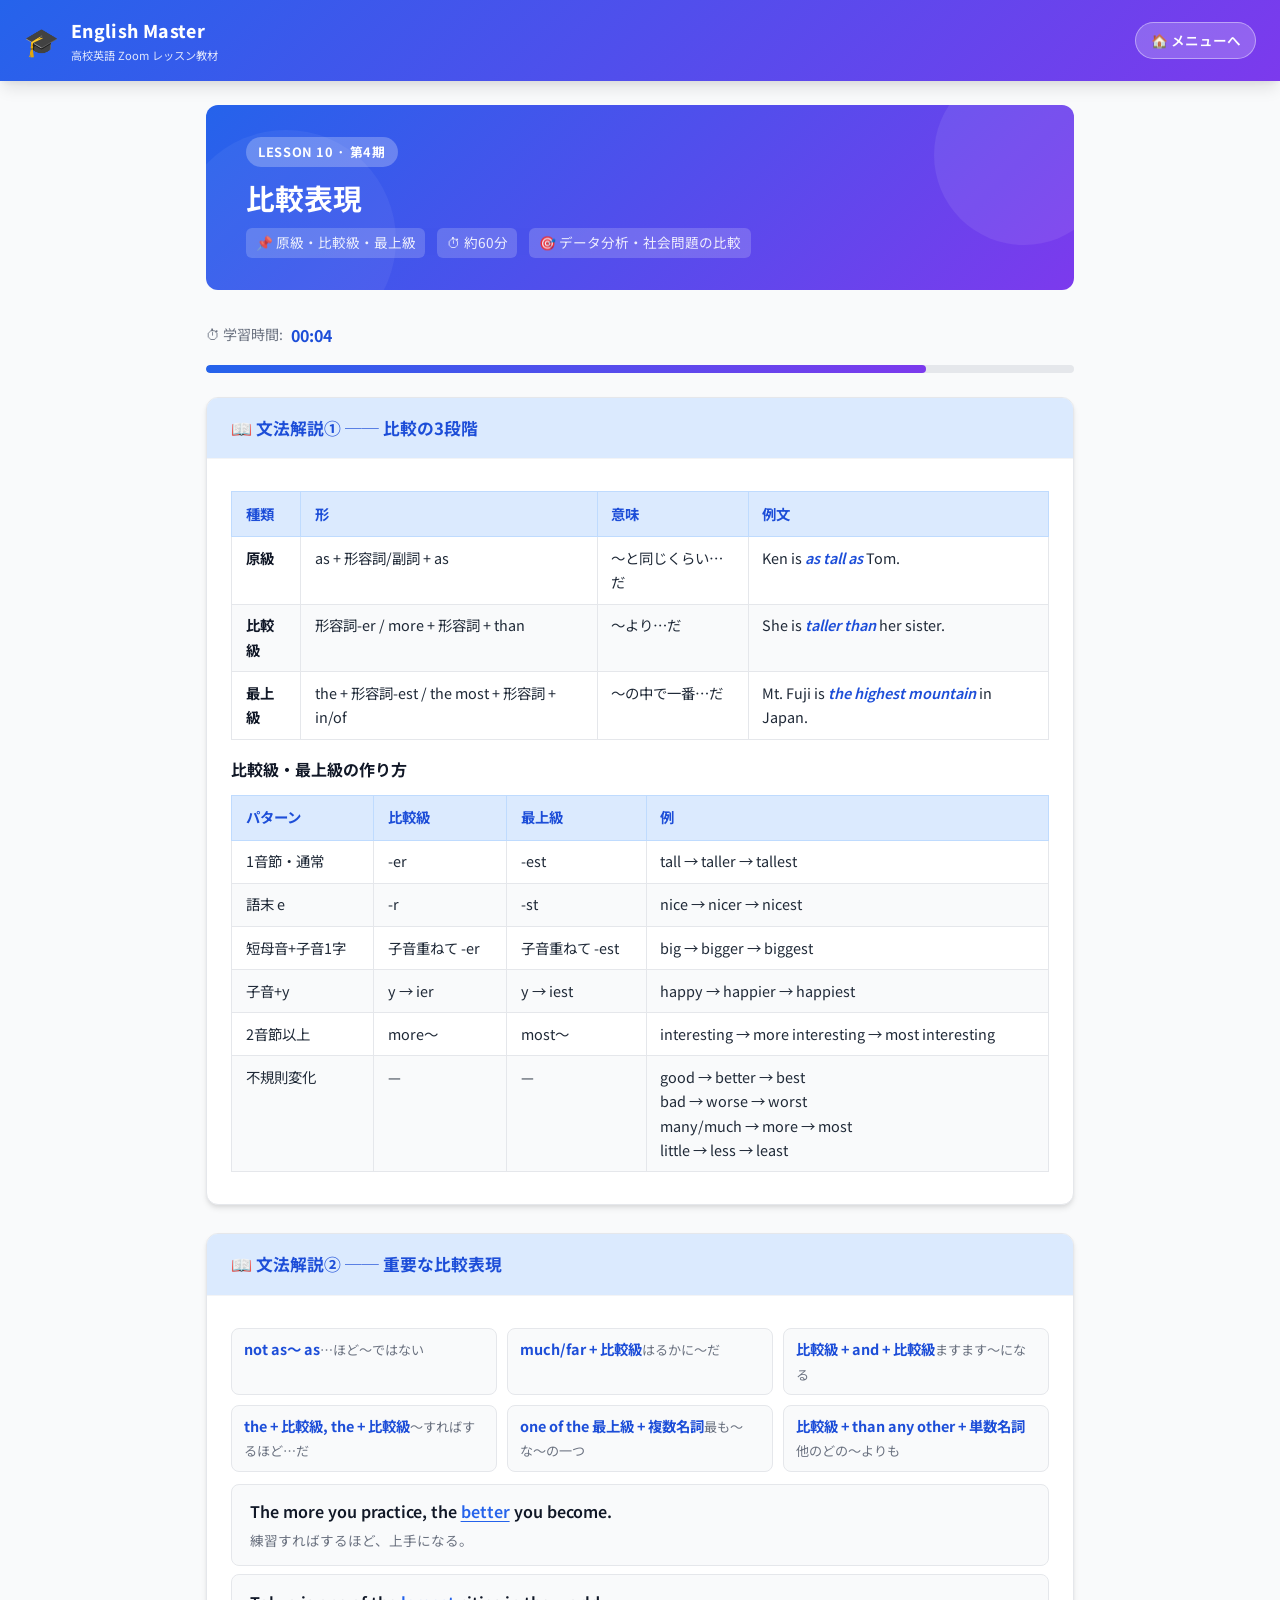
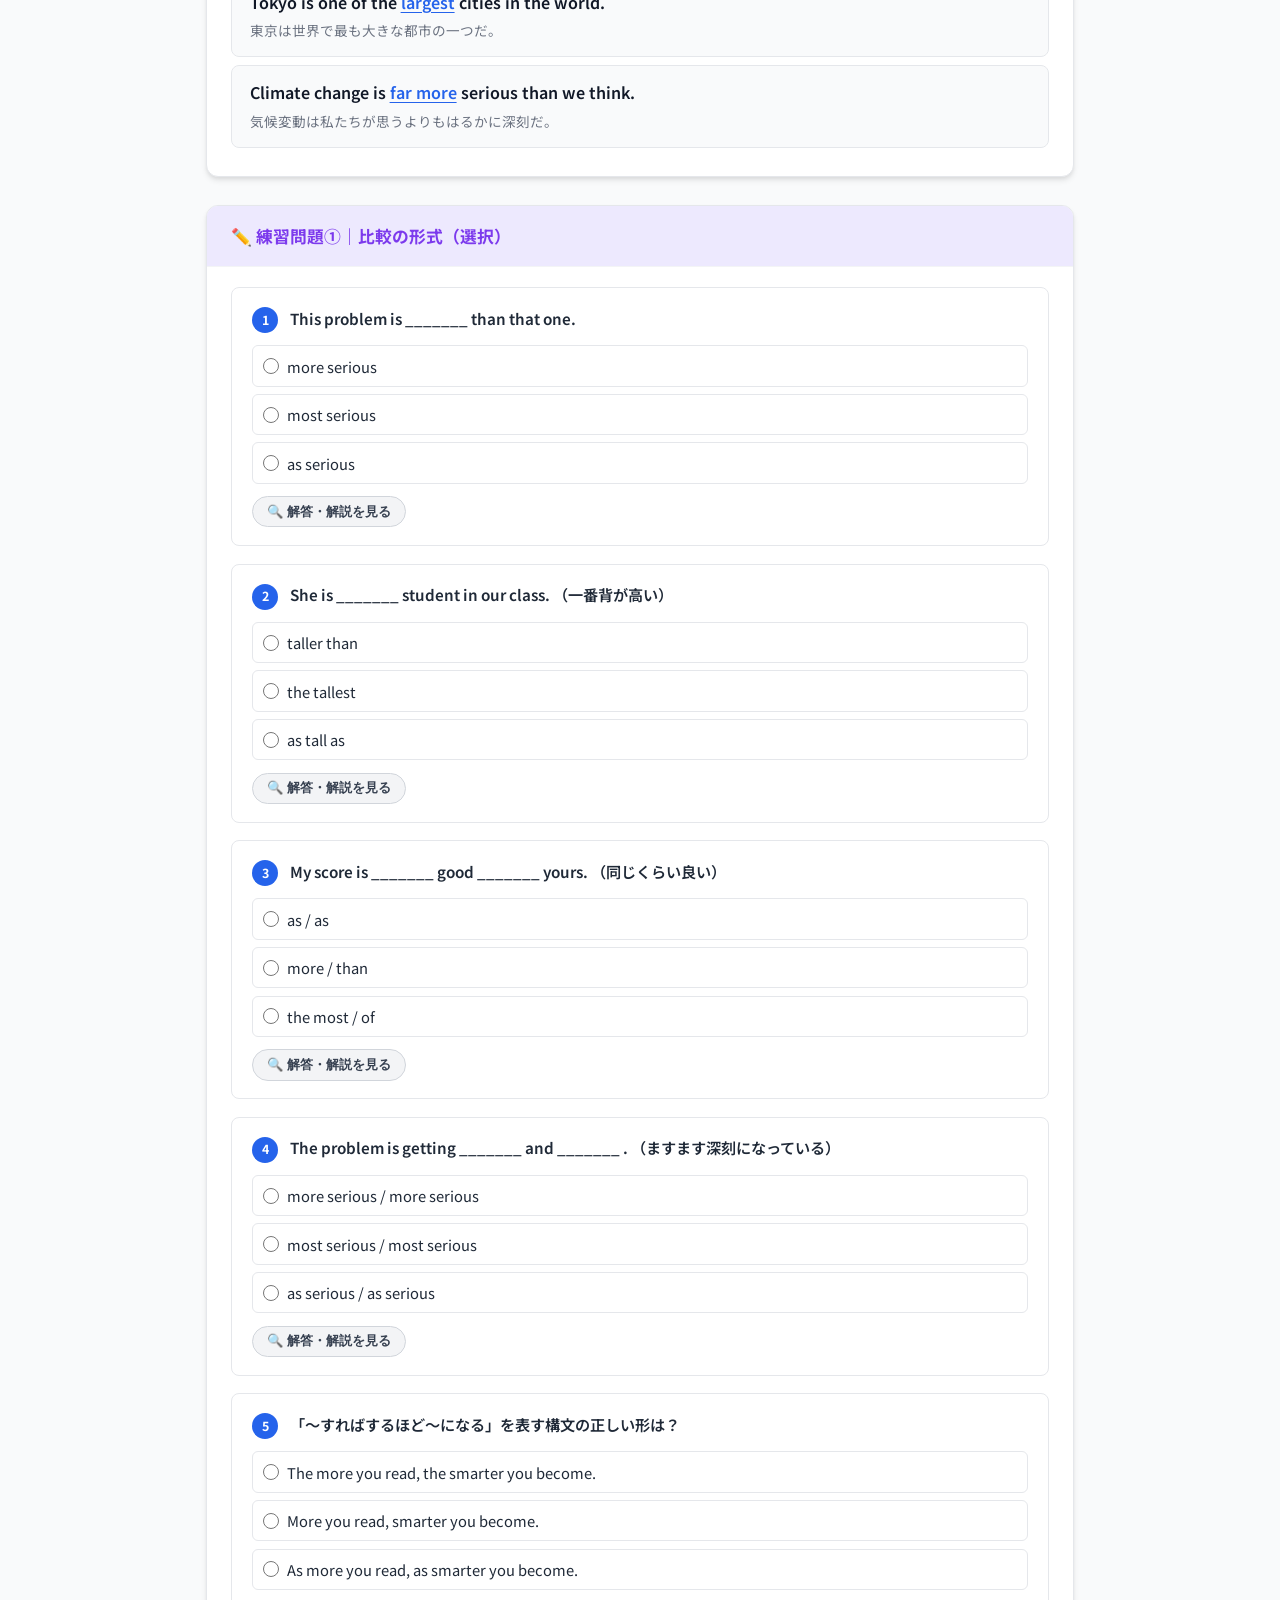
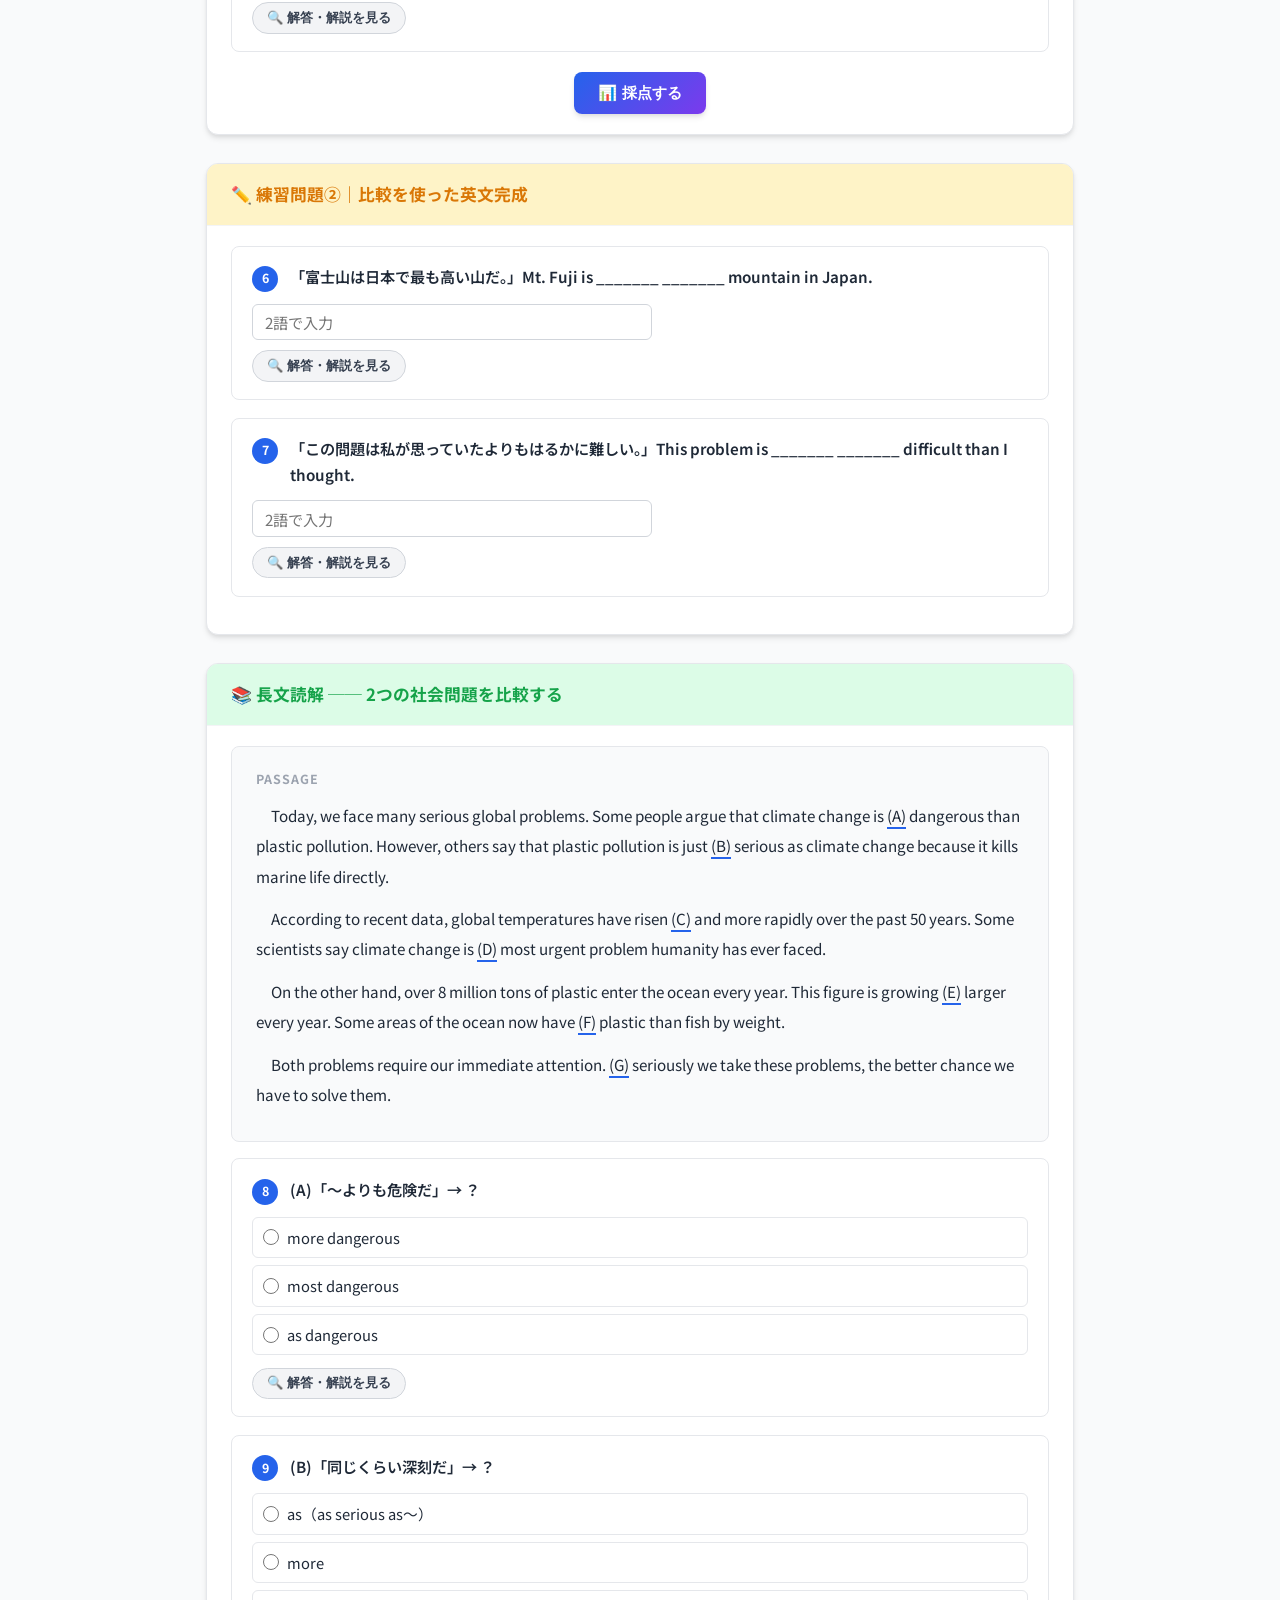
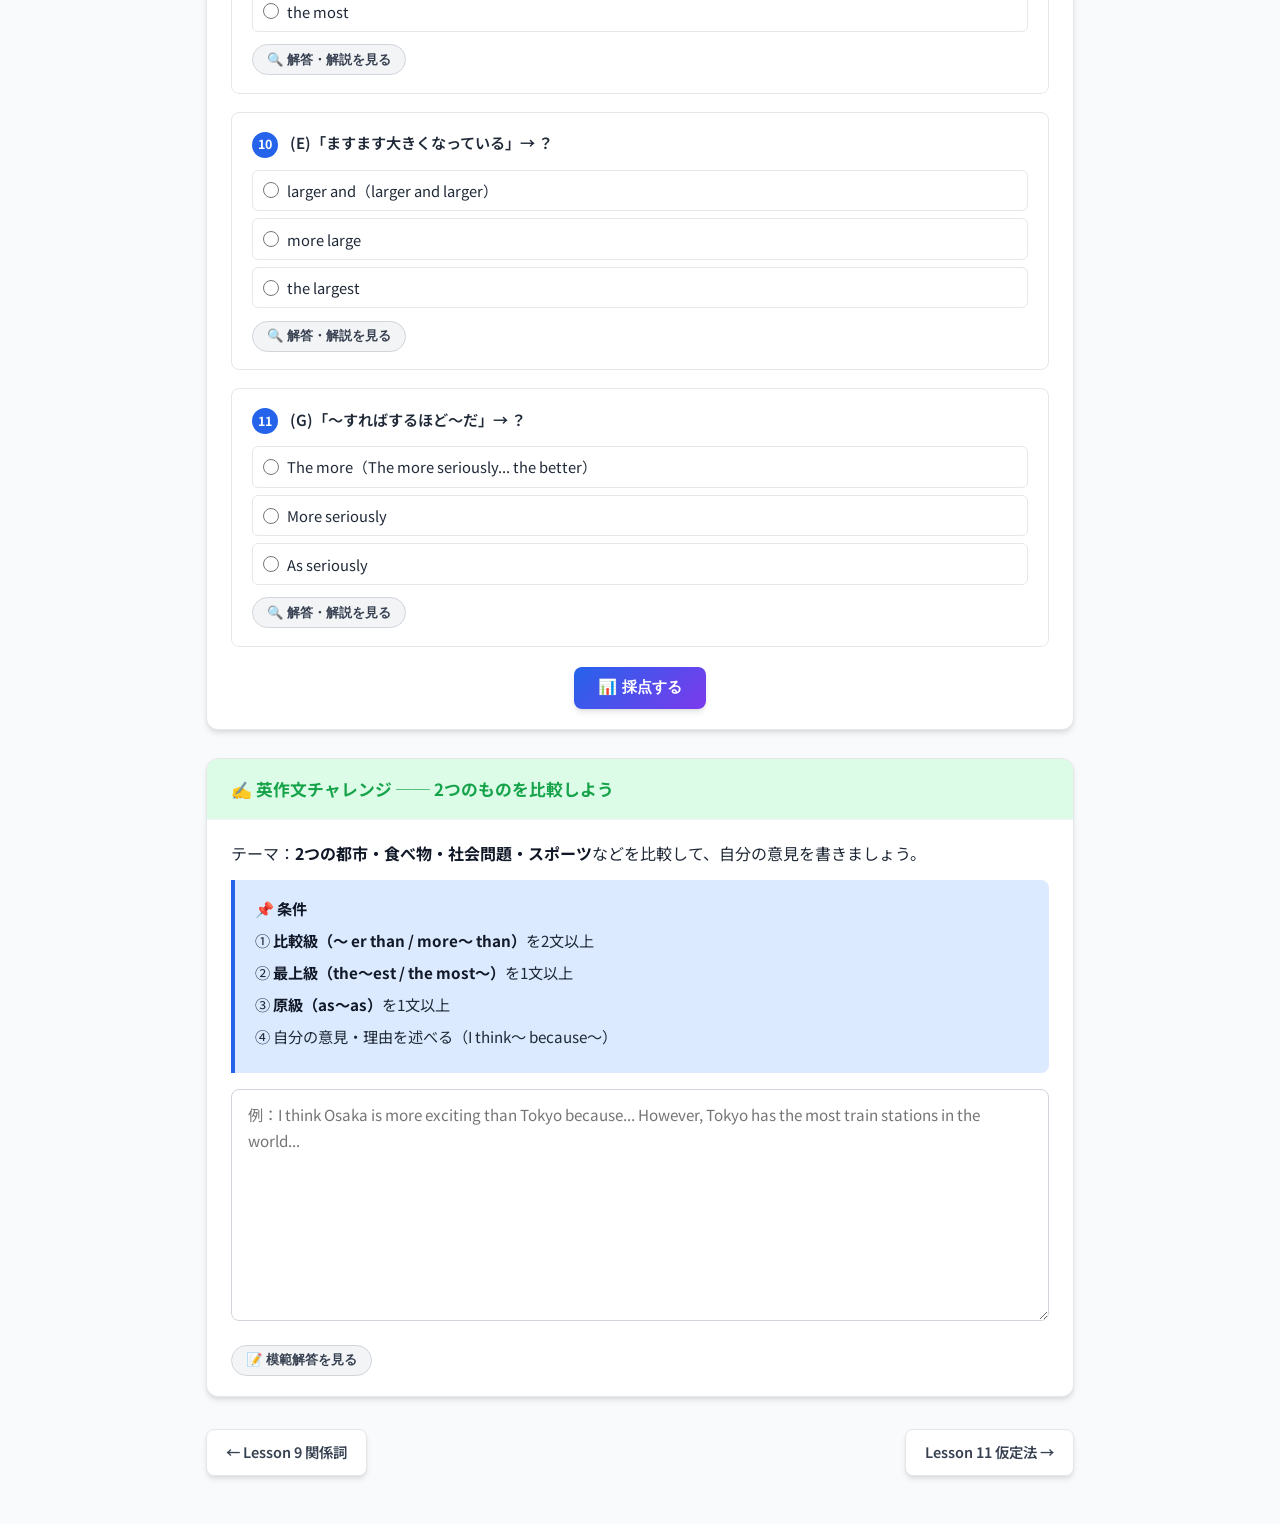
<file: lesson10.html>
<!DOCTYPE html>
<html lang="ja">
<head>
  <meta charset="UTF-8">
  <meta name="viewport" content="width=device-width, initial-scale=1.0">
  <title>Lesson 10 | 比較表現 - English Master</title>
  <link rel="preconnect" href="https://fonts.googleapis.com">
  <link href="https://fonts.googleapis.com/css2?family=Noto+Sans+JP:wght@400;600;700;800&family=Inter:wght@400;600;700;800&display=swap" rel="stylesheet">
  <link rel="stylesheet" href="css/style.css">
</head>
<body>
<header class="site-header">
  <a href="index.html" class="logo">
    <span class="logo-icon">🎓</span>
    <span><span class="logo-text">English Master</span><span class="logo-sub">高校英語 Zoom レッスン教材</span></span>
  </a>
  <a href="index.html" class="btn-home">🏠 メニューへ</a>
</header>

<main class="container">
  <div class="lesson-hero">
    <span class="lesson-badge">LESSON 10 · 第4期</span>
    <h1>比較表現</h1>
    <div class="lesson-meta">
      <span class="meta-tag">📌 原級・比較級・最上級</span>
      <span class="meta-tag">⏱ 約60分</span>
      <span class="meta-tag">🎯 データ分析・社会問題の比較</span>
    </div>
  </div>

  <div class="timer-wrap">⏱ 学習時間: <span class="timer-num" id="timer">00:00</span></div>
  <div class="progress-bar-wrap"><div class="progress-bar-fill" id="progress" style="width:0%"></div></div>

  <!-- Grammar 1 -->
  <section class="section-card theme-blue">
    <div class="section-card-header">📖 文法解説① ── 比較の3段階</div>
    <div class="section-card-body">
      <table class="grammar-table">
        <thead><tr><th>種類</th><th>形</th><th>意味</th><th>例文</th></tr></thead>
        <tbody>
          <tr>
            <td><strong>原級</strong></td>
            <td>as + 形容詞/副詞 + as</td>
            <td>〜と同じくらい…だ</td>
            <td>Ken is <em>as tall as</em> Tom.</td>
          </tr>
          <tr>
            <td><strong>比較級</strong></td>
            <td>形容詞-er / more + 形容詞 + than</td>
            <td>〜より…だ</td>
            <td>She is <em>taller than</em> her sister.</td>
          </tr>
          <tr>
            <td><strong>最上級</strong></td>
            <td>the + 形容詞-est / the most + 形容詞 + in/of</td>
            <td>〜の中で一番…だ</td>
            <td>Mt. Fuji is <em>the highest mountain</em> in Japan.</td>
          </tr>
        </tbody>
      </table>

      <p style="margin-top:1rem"><strong>比較級・最上級の作り方</strong></p>
      <table class="grammar-table">
        <thead><tr><th>パターン</th><th>比較級</th><th>最上級</th><th>例</th></tr></thead>
        <tbody>
          <tr><td>1音節・通常</td><td>-er</td><td>-est</td><td>tall → taller → tallest</td></tr>
          <tr><td>語末 e</td><td>-r</td><td>-st</td><td>nice → nicer → nicest</td></tr>
          <tr><td>短母音+子音1字</td><td>子音重ねて -er</td><td>子音重ねて -est</td><td>big → bigger → biggest</td></tr>
          <tr><td>子音+y</td><td>y → ier</td><td>y → iest</td><td>happy → happier → happiest</td></tr>
          <tr><td>2音節以上</td><td>more〜</td><td>most〜</td><td>interesting → more interesting → most interesting</td></tr>
          <tr><td>不規則変化</td><td>—</td><td>—</td><td>good → better → best<br>bad → worse → worst<br>many/much → more → most<br>little → less → least</td></tr>
        </tbody>
      </table>
    </div>
  </section>

  <!-- Grammar 2 -->
  <section class="section-card theme-blue">
    <div class="section-card-header">📖 文法解説② ── 重要な比較表現</div>
    <div class="section-card-body">
      <div class="vocab-grid">
        <div class="vocab-item"><span class="word">not as〜 as</span><span class="meaning">…ほど〜ではない</span></div>
        <div class="vocab-item"><span class="word">much/far + 比較級</span><span class="meaning">はるかに〜だ</span></div>
        <div class="vocab-item"><span class="word">比較級 + and + 比較級</span><span class="meaning">ますます〜になる</span></div>
        <div class="vocab-item"><span class="word">the + 比較級, the + 比較級</span><span class="meaning">〜すればするほど…だ</span></div>
        <div class="vocab-item"><span class="word">one of the 最上級 + 複数名詞</span><span class="meaning">最も〜な〜の一つ</span></div>
        <div class="vocab-item"><span class="word">比較級 + than any other + 単数名詞</span><span class="meaning">他のどの〜よりも</span></div>
      </div>
      <div class="example-box">
        <div class="eng">The more you practice, the <span class="highlight">better</span> you become.</div>
        <div class="jpn">練習すればするほど、上手になる。</div>
      </div>
      <div class="example-box">
        <div class="eng">Tokyo is one of the <span class="highlight">largest</span> cities in the world.</div>
        <div class="jpn">東京は世界で最も大きな都市の一つだ。</div>
      </div>
      <div class="example-box">
        <div class="eng">Climate change is <span class="highlight">far more</span> serious than we think.</div>
        <div class="jpn">気候変動は私たちが思うよりもはるかに深刻だ。</div>
      </div>
    </div>
  </section>

  <!-- Practice 1 -->
  <section class="section-card theme-purple">
    <div class="section-card-header">✏️ 練習問題①｜比較の形式（選択）</div>
    <div class="section-card-body">
      <form id="mcq-form1">
        <div class="quiz-item">
          <div class="quiz-question"><span class="quiz-number">1</span>This problem is _______ than that one.</div>
          <div class="quiz-options">
            <label class="quiz-option"><input type="radio" name="q1" data-correct="true"> more serious</label>
            <label class="quiz-option"><input type="radio" name="q1"> most serious</label>
            <label class="quiz-option"><input type="radio" name="q1"> as serious</label>
          </div>
          <div class="answer-section">
            <button type="button" class="btn-answer" onclick="toggleAnswer(this,'ans1')">🔍 解答・解説を見る</button>
            <div id="ans1" class="answer-content hidden">
              <div class="correct-ans">✅ more serious（比較級 + than）</div>
              <div class="explanation">than があるので比較級。serious は2音節以上なので more を使う。</div>
            </div>
          </div>
        </div>

        <div class="quiz-item">
          <div class="quiz-question"><span class="quiz-number">2</span>She is _______ student in our class. （一番背が高い）</div>
          <div class="quiz-options">
            <label class="quiz-option"><input type="radio" name="q2"> taller than</label>
            <label class="quiz-option"><input type="radio" name="q2" data-correct="true"> the tallest</label>
            <label class="quiz-option"><input type="radio" name="q2"> as tall as</label>
          </div>
          <div class="answer-section">
            <button type="button" class="btn-answer" onclick="toggleAnswer(this,'ans2')">🔍 解答・解説を見る</button>
            <div id="ans2" class="answer-content hidden">
              <div class="correct-ans">✅ the tallest（最上級）</div>
              <div class="explanation">クラスの中で「一番」→ 最上級。in our class という範囲の表現が手がかり。</div>
            </div>
          </div>
        </div>

        <div class="quiz-item">
          <div class="quiz-question"><span class="quiz-number">3</span>My score is _______ good _______ yours. （同じくらい良い）</div>
          <div class="quiz-options">
            <label class="quiz-option"><input type="radio" name="q3" data-correct="true"> as / as</label>
            <label class="quiz-option"><input type="radio" name="q3"> more / than</label>
            <label class="quiz-option"><input type="radio" name="q3"> the most / of</label>
          </div>
          <div class="answer-section">
            <button type="button" class="btn-answer" onclick="toggleAnswer(this,'ans3')">🔍 解答・解説を見る</button>
            <div id="ans3" class="answer-content hidden">
              <div class="correct-ans">✅ as / as（原級）</div>
              <div class="explanation">「同じくらい」→ as + 形容詞/副詞 + as の原級比較。</div>
            </div>
          </div>
        </div>

        <div class="quiz-item">
          <div class="quiz-question"><span class="quiz-number">4</span>The problem is getting _______ and _______ . （ますます深刻になっている）</div>
          <div class="quiz-options">
            <label class="quiz-option"><input type="radio" name="q4" data-correct="true"> more serious / more serious</label>
            <label class="quiz-option"><input type="radio" name="q4"> most serious / most serious</label>
            <label class="quiz-option"><input type="radio" name="q4"> as serious / as serious</label>
          </div>
          <div class="answer-section">
            <button type="button" class="btn-answer" onclick="toggleAnswer(this,'ans4')">🔍 解答・解説を見る</button>
            <div id="ans4" class="answer-content hidden">
              <div class="correct-ans">✅ more serious and more serious</div>
              <div class="explanation">「ますます〜になる」= 比較級 + and + 比較級。</div>
            </div>
          </div>
        </div>

        <div class="quiz-item">
          <div class="quiz-question"><span class="quiz-number">5</span>「〜すればするほど〜になる」を表す構文の正しい形は？</div>
          <div class="quiz-options">
            <label class="quiz-option"><input type="radio" name="q5" data-correct="true"> The more you read, the smarter you become.</label>
            <label class="quiz-option"><input type="radio" name="q5"> More you read, smarter you become.</label>
            <label class="quiz-option"><input type="radio" name="q5"> As more you read, as smarter you become.</label>
          </div>
          <div class="answer-section">
            <button type="button" class="btn-answer" onclick="toggleAnswer(this,'ans5')">🔍 解答・解説を見る</button>
            <div id="ans5" class="answer-content hidden">
              <div class="correct-ans">✅ The more you read, the smarter you become.</div>
              <div class="explanation">「the + 比較級, the + 比較級」の構文。The + 比較級 を文頭に置くのが鉄則です。</div>
            </div>
          </div>
        </div>

        <div style="text-align:center; margin-top:1.25rem;">
          <button type="button" class="btn-check-all" onclick="calcScore('mcq-form1','score1')">📊 採点する</button>
        </div>
        <div id="score1"></div>
      </form>
    </div>
  </section>

  <!-- Practice 2 -->
  <section class="section-card theme-orange">
    <div class="section-card-header">✏️ 練習問題②｜比較を使った英文完成</div>
    <div class="section-card-body">
      <div class="quiz-item">
        <div class="quiz-question"><span class="quiz-number">6</span>「富士山は日本で最も高い山だ。」Mt. Fuji is _______ _______ mountain in Japan.</div>
        <input class="fill-input" placeholder="2語で入力" oninput="checkFill(this,'the highest')">
        <div class="answer-section" style="margin-top:.6rem">
          <button type="button" class="btn-answer" onclick="toggleAnswer(this,'ans6')">🔍 解答・解説を見る</button>
          <div id="ans6" class="answer-content hidden">
            <div class="correct-ans">✅ the highest</div>
            <div class="explanation">最上級 = the + est形。high → higher → highest（規則変化）。in Japan（範囲）がヒント。</div>
          </div>
        </div>
      </div>

      <div class="quiz-item">
        <div class="quiz-question"><span class="quiz-number">7</span>「この問題は私が思っていたよりもはるかに難しい。」This problem is _______ _______ difficult than I thought.</div>
        <input class="fill-input" placeholder="2語で入力" oninput="checkFill(this,'far more')">
        <div class="answer-section" style="margin-top:.6rem">
          <button type="button" class="btn-answer" onclick="toggleAnswer(this,'ans7')">🔍 解答・解説を見る</button>
          <div id="ans7" class="answer-content hidden">
            <div class="correct-ans">✅ far more</div>
            <div class="explanation">「はるかに」= much / far + 比較級。difficult は2音節以上なので more difficult。far more difficult が正解。</div>
          </div>
        </div>
      </div>
    </div>
  </section>

  <!-- Reading -->
  <section class="section-card theme-green">
    <div class="section-card-header">📚 長文読解 ── 2つの社会問題を比較する</div>
    <div class="section-card-body">
      <div class="reading-passage">
        <div class="passage-num">PASSAGE</div>
        <p>　Today, we face many serious global problems. Some people argue that climate change is <span class="underline">(A)</span> dangerous than plastic pollution. However, others say that plastic pollution is just <span class="underline">(B)</span> serious as climate change because it kills marine life directly.</p>
        <p>　According to recent data, global temperatures have risen <span class="underline">(C)</span> and more rapidly over the past 50 years. Some scientists say climate change is <span class="underline">(D)</span> most urgent problem humanity has ever faced.</p>
        <p>　On the other hand, over 8 million tons of plastic enter the ocean every year. This figure is growing <span class="underline">(E)</span> larger every year. Some areas of the ocean now have <span class="underline">(F)</span> plastic than fish by weight.</p>
        <p>　Both problems require our immediate attention. <span class="underline">(G)</span> seriously we take these problems, the better chance we have to solve them.</p>
      </div>

      <form id="mcq-form2">
        <div class="quiz-item">
          <div class="quiz-question"><span class="quiz-number">8</span>(A)「〜よりも危険だ」→ ？</div>
          <div class="quiz-options">
            <label class="quiz-option"><input type="radio" name="rq1" data-correct="true"> more dangerous</label>
            <label class="quiz-option"><input type="radio" name="rq1"> most dangerous</label>
            <label class="quiz-option"><input type="radio" name="rq1"> as dangerous</label>
          </div>
          <div class="answer-section">
            <button type="button" class="btn-answer" onclick="toggleAnswer(this,'rans1')">🔍 解答・解説を見る</button>
            <div id="rans1" class="answer-content hidden">
              <div class="correct-ans">✅ more dangerous（比較級 + than）</div>
              <div class="explanation">than があるので比較級。dangerous は3音節以上なので more dangerous。</div>
            </div>
          </div>
        </div>

        <div class="quiz-item">
          <div class="quiz-question"><span class="quiz-number">9</span>(B)「同じくらい深刻だ」→ ？</div>
          <div class="quiz-options">
            <label class="quiz-option"><input type="radio" name="rq2" data-correct="true"> as（as serious as〜）</label>
            <label class="quiz-option"><input type="radio" name="rq2"> more</label>
            <label class="quiz-option"><input type="radio" name="rq2"> the most</label>
          </div>
          <div class="answer-section">
            <button type="button" class="btn-answer" onclick="toggleAnswer(this,'rans2')">🔍 解答・解説を見る</button>
            <div id="rans2" class="answer-content hidden">
              <div class="correct-ans">✅ as（just as serious as〜 = 同じくらい深刻）</div>
              <div class="explanation">as + 形容詞/副詞 + as の原級比較。just を加えると「まったく同じくらい」という強調になります。</div>
            </div>
          </div>
        </div>

        <div class="quiz-item">
          <div class="quiz-question"><span class="quiz-number">10</span>(E)「ますます大きくなっている」→ ？</div>
          <div class="quiz-options">
            <label class="quiz-option"><input type="radio" name="rq3" data-correct="true"> larger and（larger and larger）</label>
            <label class="quiz-option"><input type="radio" name="rq3"> more large</label>
            <label class="quiz-option"><input type="radio" name="rq3"> the largest</label>
          </div>
          <div class="answer-section">
            <button type="button" class="btn-answer" onclick="toggleAnswer(this,'rans3')">🔍 解答・解説を見る</button>
            <div id="rans3" class="answer-content hidden">
              <div class="correct-ans">✅ larger and larger（比較級 + and + 比較級）</div>
              <div class="explanation">「ますます〜になる」= 比較級 and 比較級。growing larger and larger = ますます大きくなっている。</div>
            </div>
          </div>
        </div>

        <div class="quiz-item">
          <div class="quiz-question"><span class="quiz-number">11</span>(G)「〜すればするほど〜だ」→ ？</div>
          <div class="quiz-options">
            <label class="quiz-option"><input type="radio" name="rq4" data-correct="true"> The more（The more seriously... the better）</label>
            <label class="quiz-option"><input type="radio" name="rq4"> More seriously</label>
            <label class="quiz-option"><input type="radio" name="rq4"> As seriously</label>
          </div>
          <div class="answer-section">
            <button type="button" class="btn-answer" onclick="toggleAnswer(this,'rans4')">🔍 解答・解説を見る</button>
            <div id="rans4" class="answer-content hidden">
              <div class="correct-ans">✅ The more（The more seriously〜, the better〜）</div>
              <div class="explanation">「the + 比較級, the + 比較級」の構文。The more seriously we take these problems, the better chance we have.</div>
            </div>
          </div>
        </div>

        <div style="text-align:center; margin-top:1.25rem;">
          <button type="button" class="btn-check-all" onclick="calcScore('mcq-form2','score2')">📊 採点する</button>
        </div>
        <div id="score2"></div>
      </form>
    </div>
  </section>

  <!-- Writing -->
  <section class="section-card theme-green">
    <div class="section-card-header">✍️ 英作文チャレンジ ── 2つのものを比較しよう</div>
    <div class="section-card-body">
      <p>テーマ：<strong>2つの都市・食べ物・社会問題・スポーツ</strong>などを比較して、自分の意見を書きましょう。</p>
      <div class="grammar-box">
        <p>📌 <strong>条件</strong></p>
        <p>① <strong>比較級（〜 er than / more〜 than）</strong>を2文以上</p>
        <p>② <strong>最上級（the〜est / the most〜）</strong>を1文以上</p>
        <p>③ <strong>原級（as〜as）</strong>を1文以上</p>
        <p>④ 自分の意見・理由を述べる（I think〜 because〜）</p>
      </div>
      <textarea class="writing-area" placeholder="例：I think Osaka is more exciting than Tokyo because... However, Tokyo has the most train stations in the world..." rows="8"></textarea>
      <div style="margin-top:1rem;">
        <button type="button" class="btn-answer" onclick="toggleAnswer(this,'sample1')">📝 模範解答を見る</button>
        <div id="sample1" class="answer-content hidden" style="margin-top:.75rem;">
          <div class="correct-ans">📝 模範解答例（大阪と東京の比較）</div>
          <div class="explanation">
            I think Osaka is <em>more lively</em> than Tokyo because the people are friendly and the food is amazing. <em>（比較級）</em><br>
            However, Tokyo has <em>more job opportunities</em> than Osaka for young people. <em>（比較級）</em><br>
            Tokyo is <em>the largest</em> city in Japan and one of <em>the most populated</em> cities in the world. <em>（最上級）</em><br>
            In terms of cost of living, Osaka is <em>not as expensive as</em> Tokyo. <em>（原級の否定）</em><br>
            I think both cities are <em>as fascinating as</em> each other — they just have different charms. <em>（原級）</em>
          </div>
        </div>
      </div>
    </div>
  </section>

  <nav class="lesson-nav">
    <a href="lesson09.html">← Lesson 9 関係詞</a>
    <a href="lesson11.html">Lesson 11 仮定法 →</a>
  </nav>
</main>

<script src="js/common.js"></script>
<script>
  startTimer('timer');
  setupMCQ('mcq-form1');
  setupMCQ('mcq-form2');
  updateProgress('progress', 10, 12);
</script>
</body>
</html>
</file>
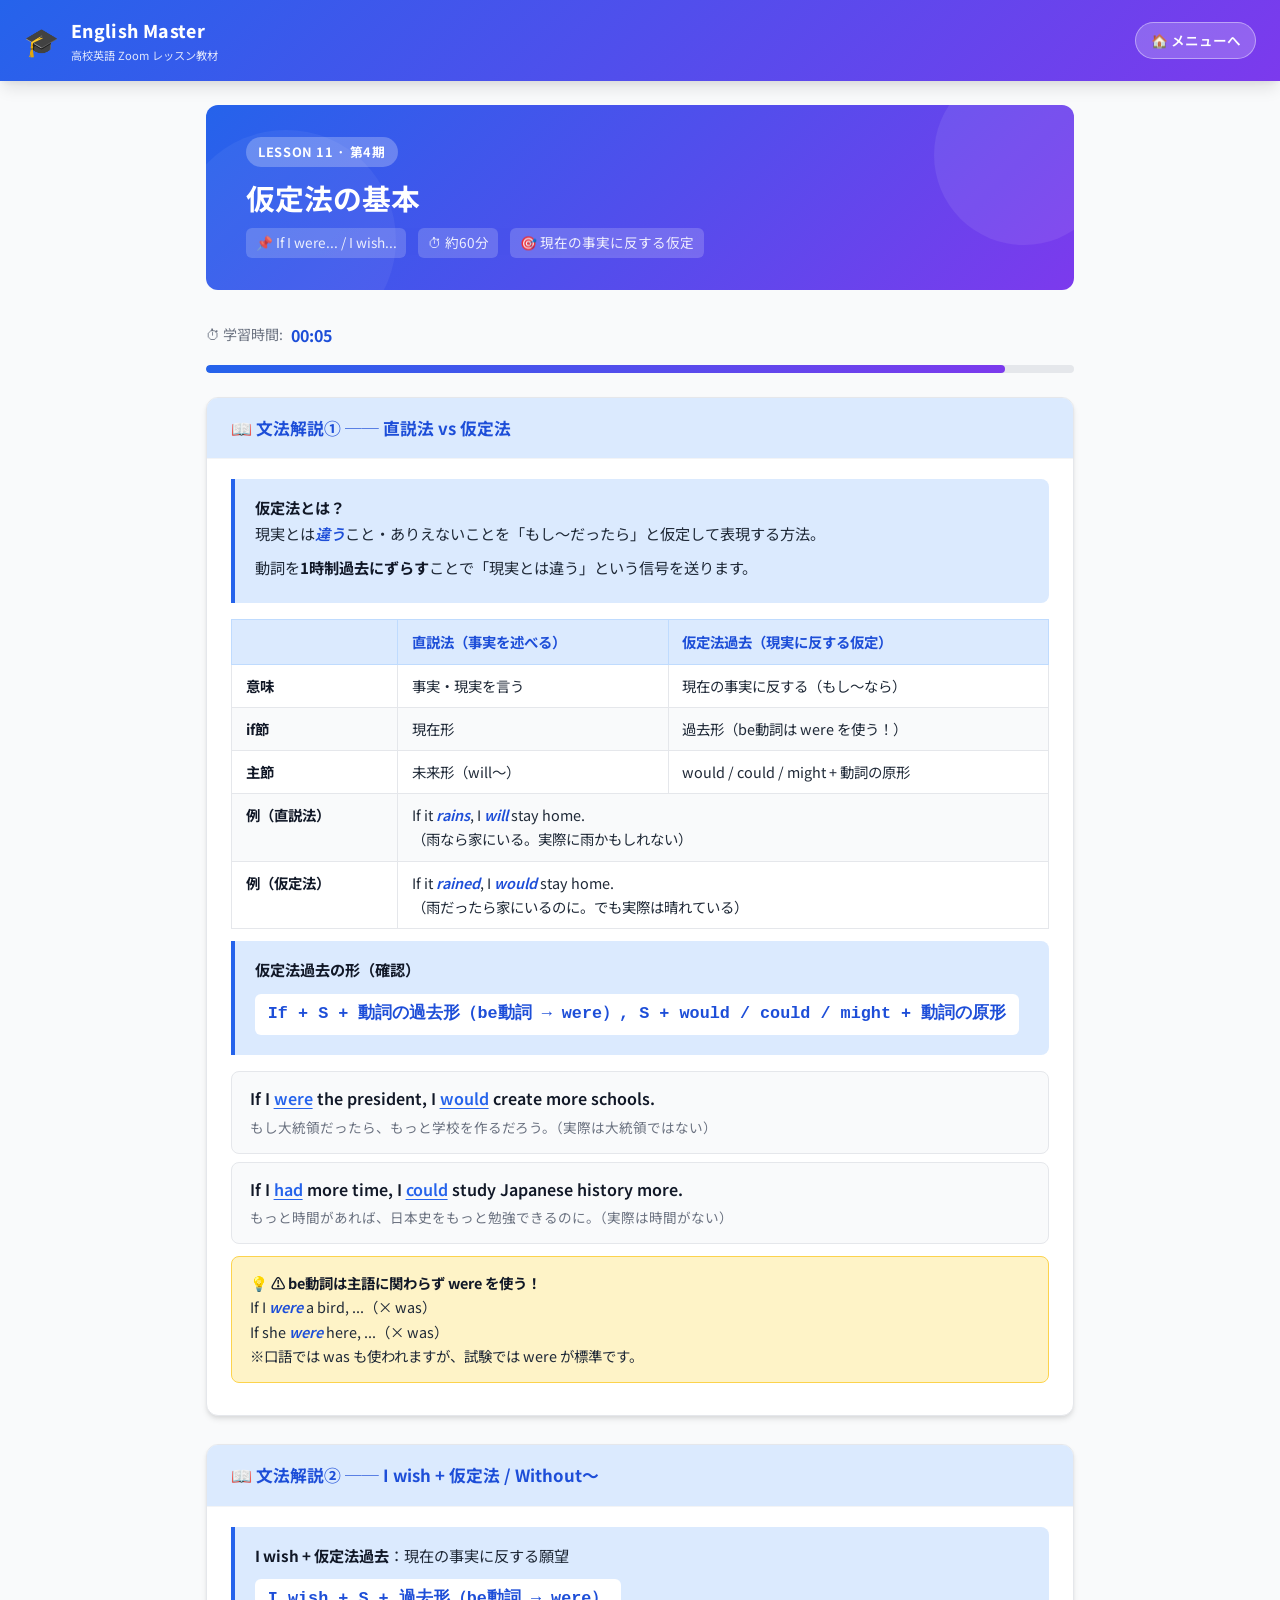
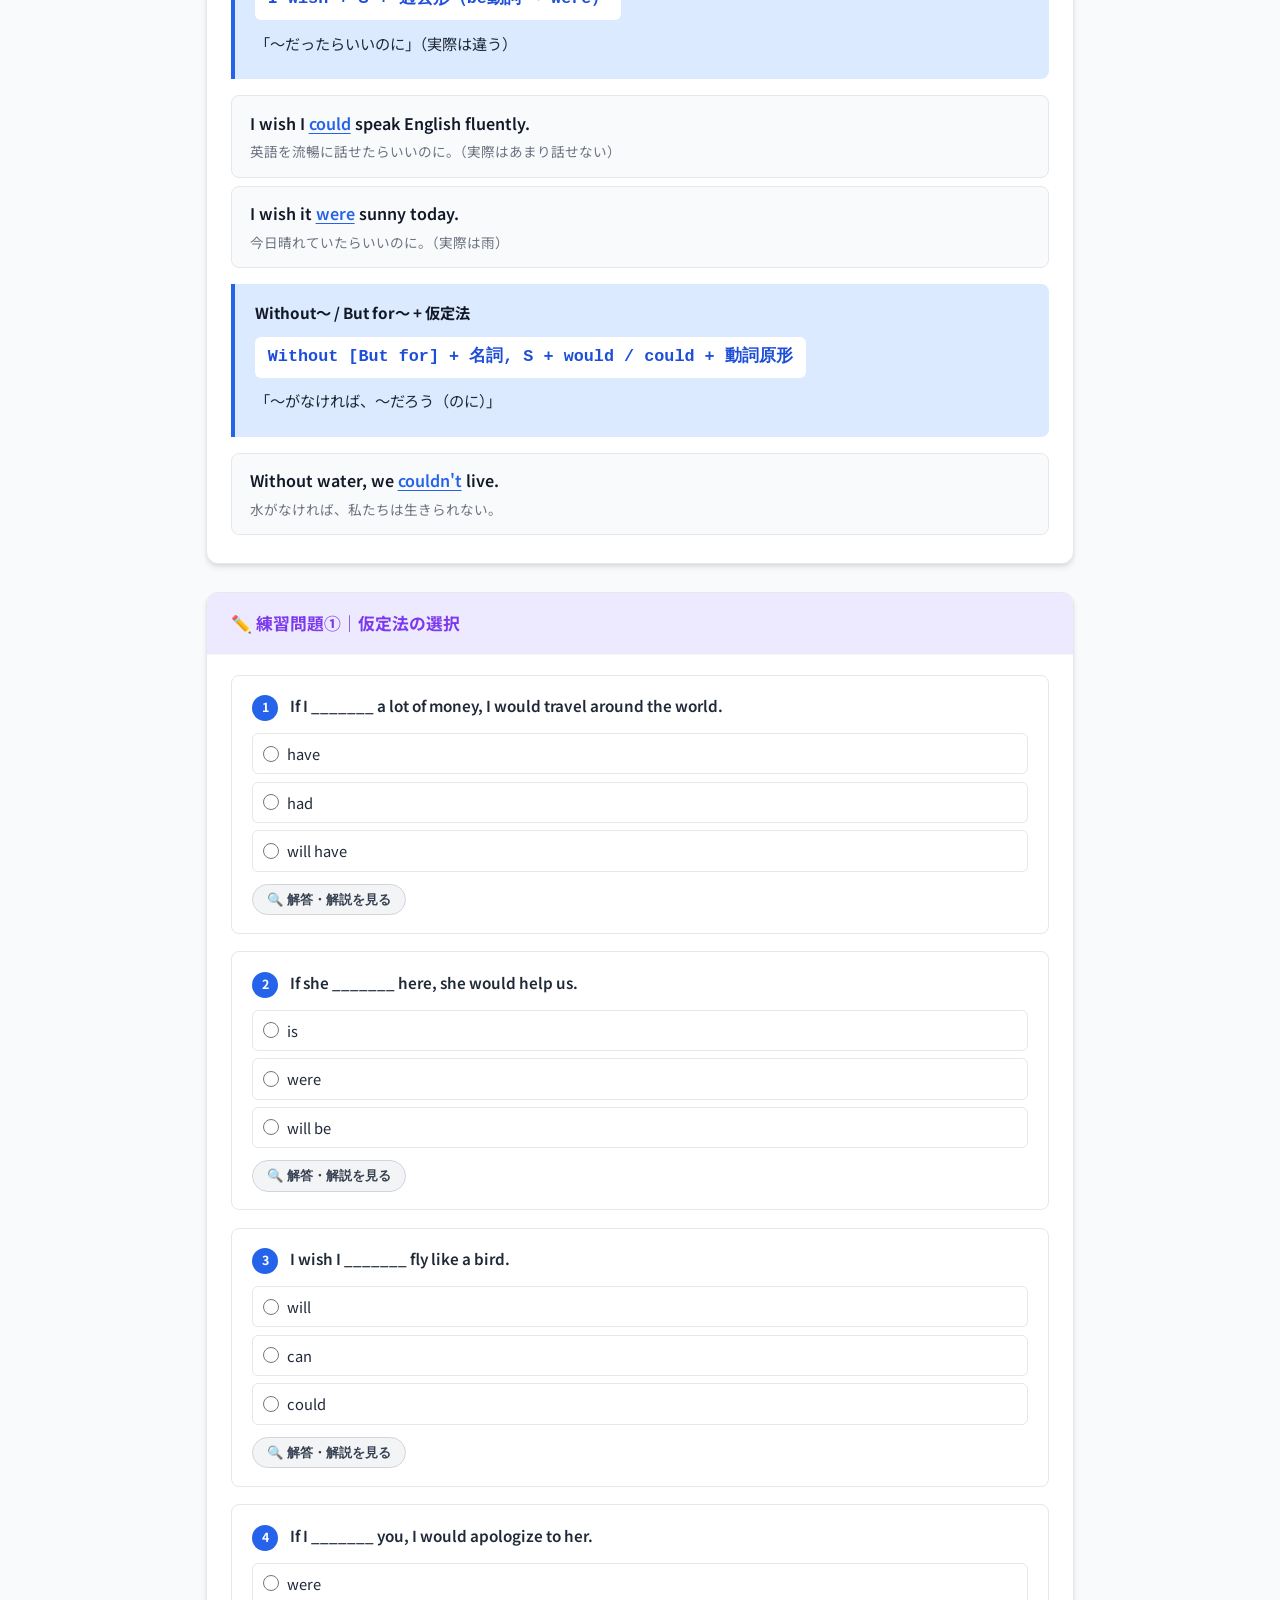
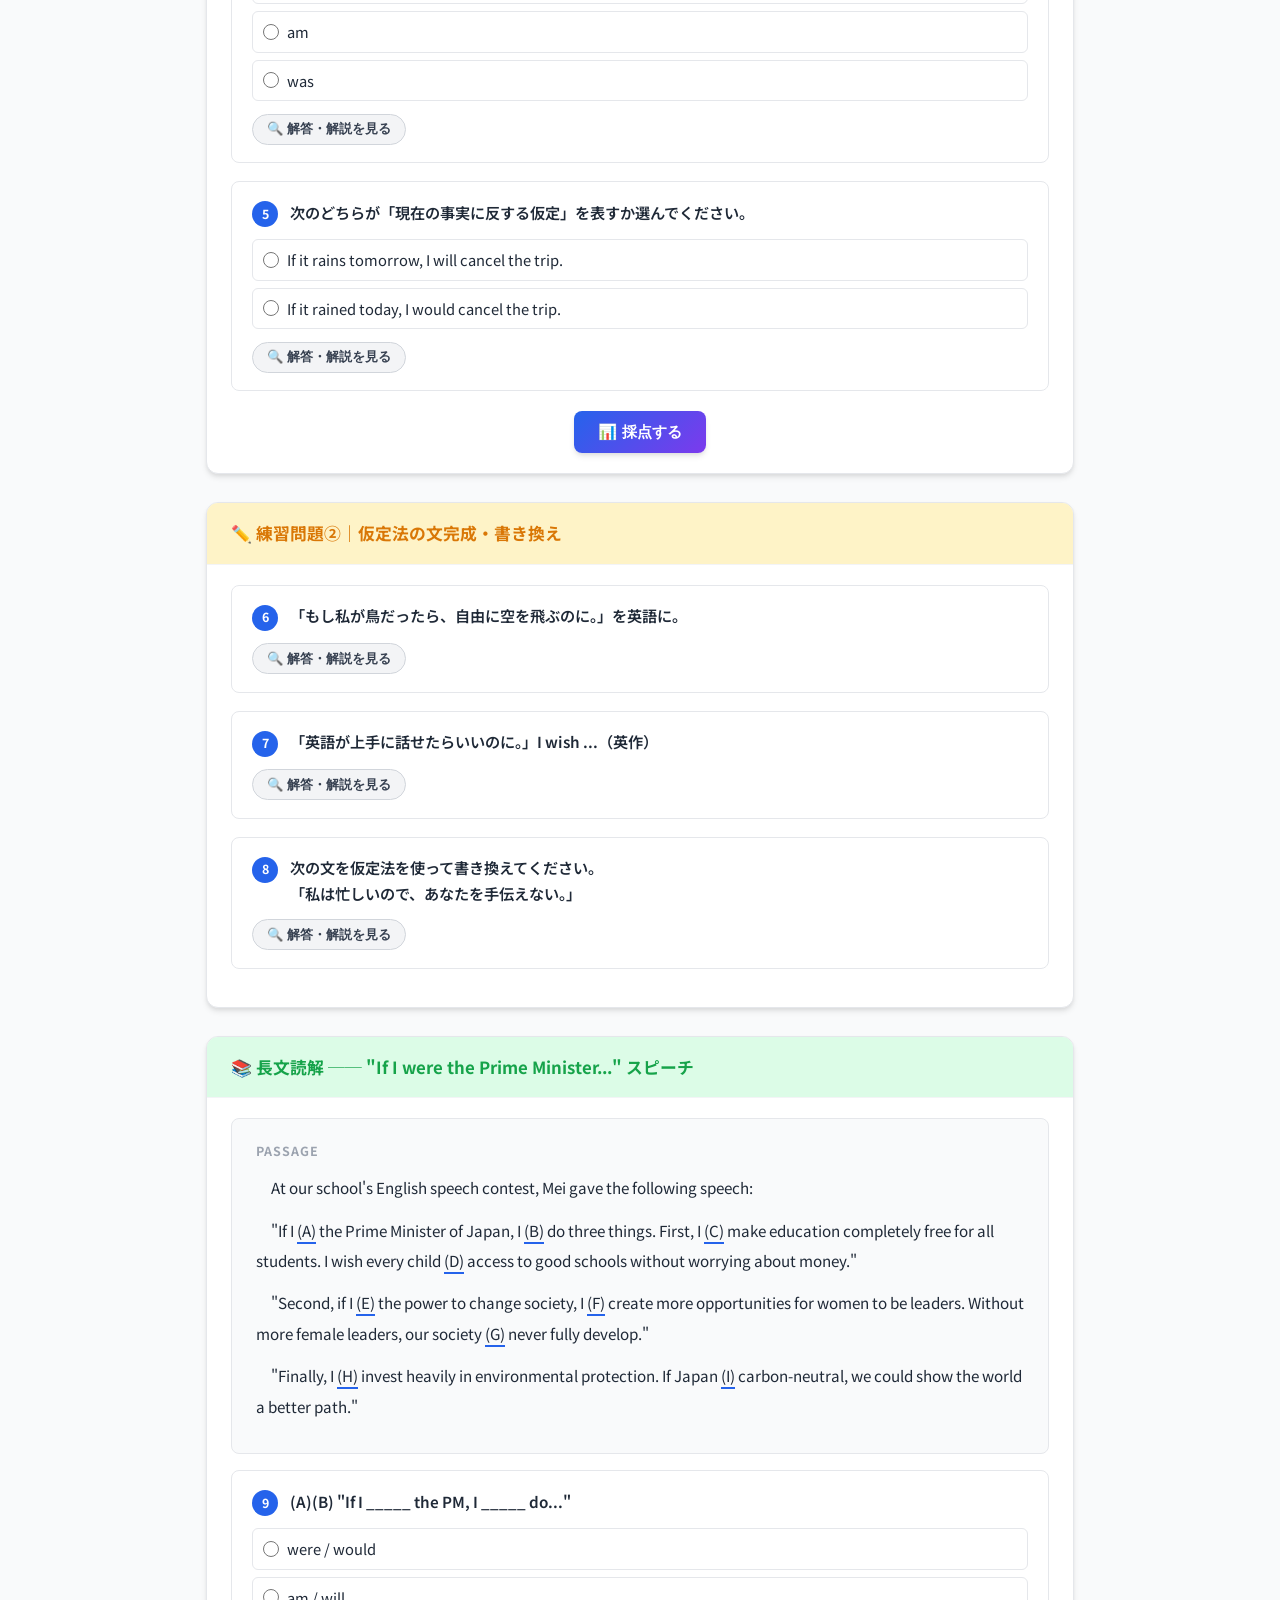
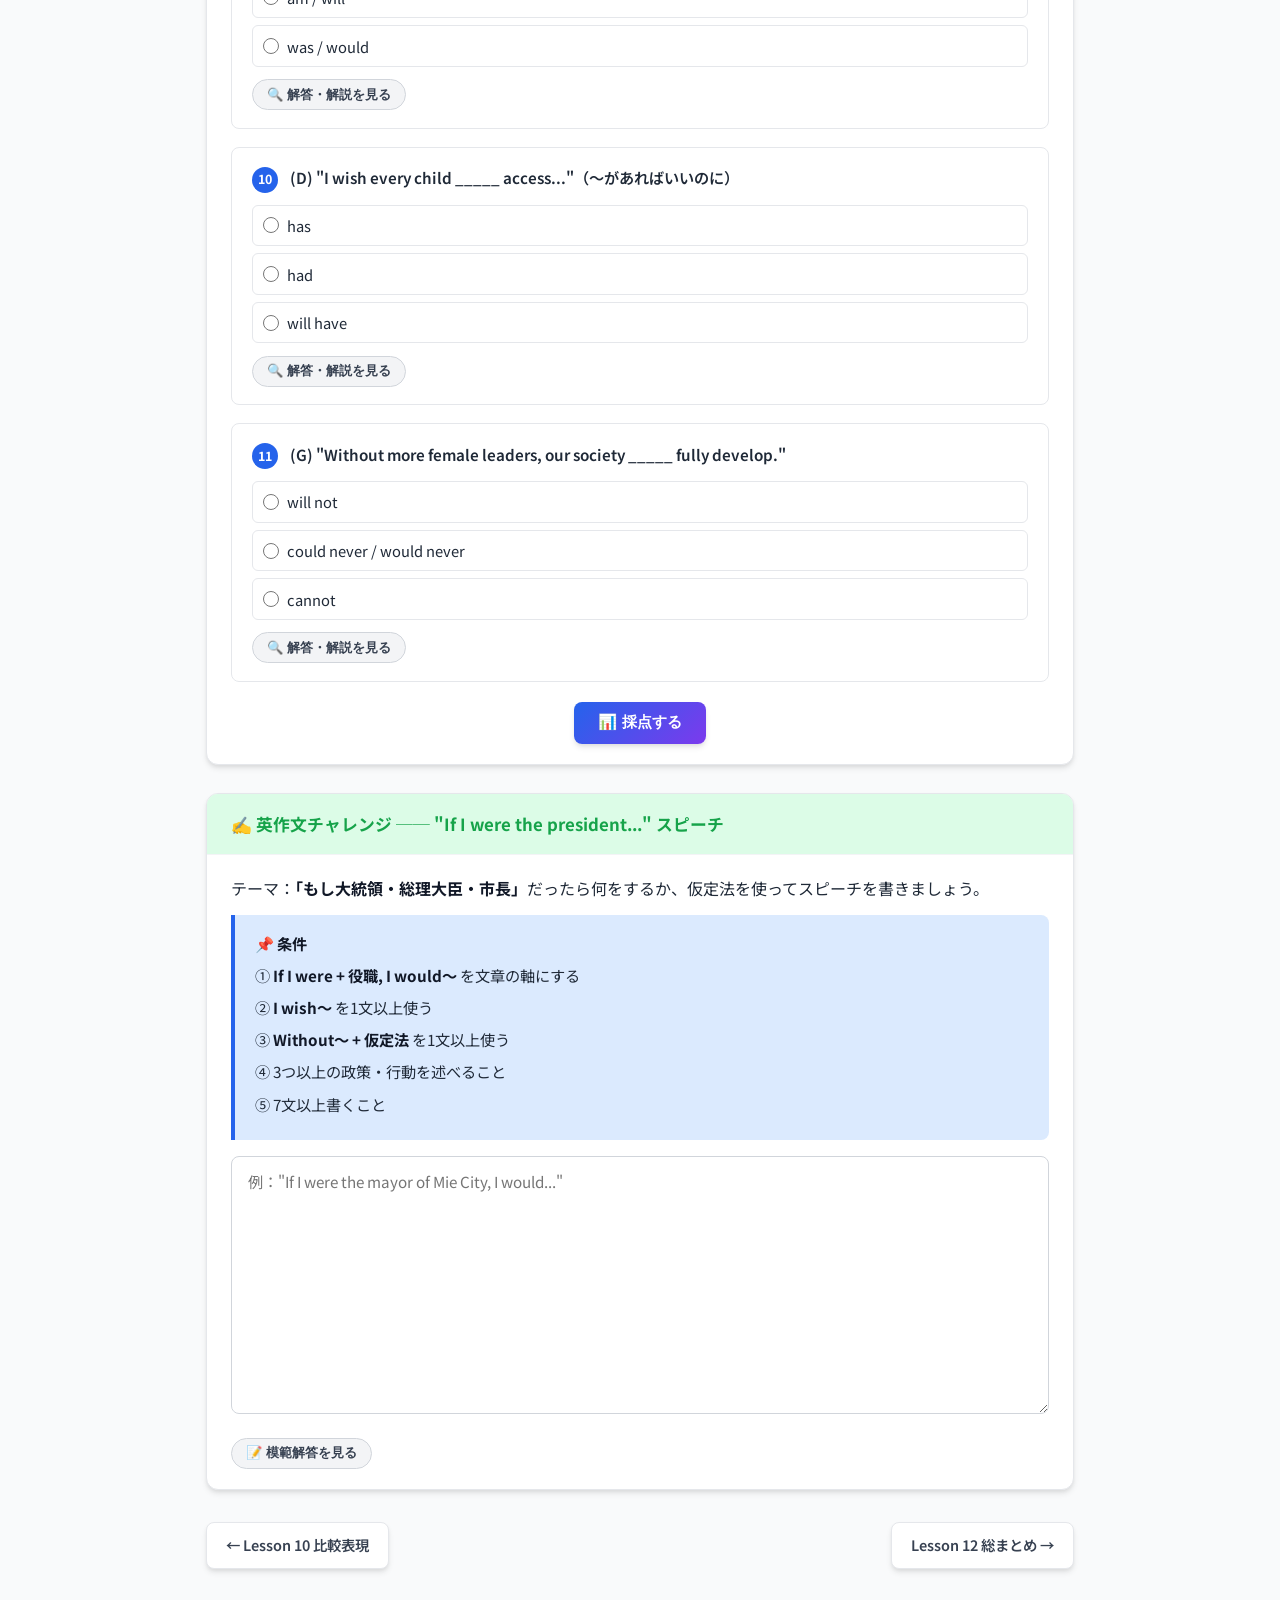
<file: lesson11.html>
<!DOCTYPE html>
<html lang="ja">
<head>
  <meta charset="UTF-8">
  <meta name="viewport" content="width=device-width, initial-scale=1.0">
  <title>Lesson 11 | 仮定法の基本 - English Master</title>
  <link rel="preconnect" href="https://fonts.googleapis.com">
  <link href="https://fonts.googleapis.com/css2?family=Noto+Sans+JP:wght@400;600;700;800&family=Inter:wght@400;600;700;800&display=swap" rel="stylesheet">
  <link rel="stylesheet" href="css/style.css">
</head>
<body>
<header class="site-header">
  <a href="index.html" class="logo">
    <span class="logo-icon">🎓</span>
    <span><span class="logo-text">English Master</span><span class="logo-sub">高校英語 Zoom レッスン教材</span></span>
  </a>
  <a href="index.html" class="btn-home">🏠 メニューへ</a>
</header>

<main class="container">
  <div class="lesson-hero">
    <span class="lesson-badge">LESSON 11 · 第4期</span>
    <h1>仮定法の基本</h1>
    <div class="lesson-meta">
      <span class="meta-tag">📌 If I were... / I wish...</span>
      <span class="meta-tag">⏱ 約60分</span>
      <span class="meta-tag">🎯 現在の事実に反する仮定</span>
    </div>
  </div>

  <div class="timer-wrap">⏱ 学習時間: <span class="timer-num" id="timer">00:00</span></div>
  <div class="progress-bar-wrap"><div class="progress-bar-fill" id="progress" style="width:0%"></div></div>

  <!-- Grammar 1 -->
  <section class="section-card theme-blue">
    <div class="section-card-header">📖 文法解説① ── 直説法 vs 仮定法</div>
    <div class="section-card-body">
      <div class="grammar-box">
        <p><strong>仮定法とは？</strong><br>現実とは<em>違う</em>こと・ありえないことを「もし〜だったら」と仮定して表現する方法。</p>
        <p style="margin-top:.5rem">動詞を<strong>1時制過去にずらす</strong>ことで「現実とは違う」という信号を送ります。</p>
      </div>

      <table class="grammar-table">
        <thead><tr><th></th><th>直説法（事実を述べる）</th><th>仮定法過去（現実に反する仮定）</th></tr></thead>
        <tbody>
          <tr>
            <td><strong>意味</strong></td>
            <td>事実・現実を言う</td>
            <td>現在の事実に反する（もし〜なら）</td>
          </tr>
          <tr>
            <td><strong>if節</strong></td>
            <td>現在形</td>
            <td>過去形（be動詞は were を使う！）</td>
          </tr>
          <tr>
            <td><strong>主節</strong></td>
            <td>未来形（will〜）</td>
            <td>would / could / might + 動詞の原形</td>
          </tr>
          <tr>
            <td><strong>例（直説法）</strong></td>
            <td colspan="2">If it <em>rains</em>, I <em>will</em> stay home. <br>（雨なら家にいる。実際に雨かもしれない）</td>
          </tr>
          <tr>
            <td><strong>例（仮定法）</strong></td>
            <td colspan="2">If it <em>rained</em>, I <em>would</em> stay home.<br>（雨だったら家にいるのに。でも実際は晴れている）</td>
          </tr>
        </tbody>
      </table>

      <div class="grammar-box">
        <p><strong>仮定法過去の形（確認）</strong></p>
        <div class="formula">If + S + 動詞の過去形（be動詞 → were）, S + would / could / might + 動詞の原形</div>
      </div>

      <div class="example-box">
        <div class="eng">If I <span class="highlight">were</span> the president, I <span class="highlight">would</span> create more schools.</div>
        <div class="jpn">もし大統領だったら、もっと学校を作るだろう。（実際は大統領ではない）</div>
      </div>
      <div class="example-box">
        <div class="eng">If I <span class="highlight">had</span> more time, I <span class="highlight">could</span> study Japanese history more.</div>
        <div class="jpn">もっと時間があれば、日本史をもっと勉強できるのに。（実際は時間がない）</div>
      </div>

      <div class="point-box">
        <strong>⚠ be動詞は主語に関わらず were を使う！</strong><br>
        If I <em>were</em> a bird, ...（× was）<br>
        If she <em>were</em> here, ...（× was）<br>
        ※口語では was も使われますが、試験では were が標準です。
      </div>
    </div>
  </section>

  <!-- Grammar 2 -->
  <section class="section-card theme-blue">
    <div class="section-card-header">📖 文法解説② ── I wish + 仮定法 / Without〜</div>
    <div class="section-card-body">
      <div class="grammar-box">
        <p><strong>I wish + 仮定法過去</strong>：現在の事実に反する願望</p>
        <div class="formula">I wish + S + 過去形（be動詞 → were）</div>
        <p style="margin-top:.4rem">「〜だったらいいのに」（実際は違う）</p>
      </div>
      <div class="example-box">
        <div class="eng">I wish I <span class="highlight">could</span> speak English fluently.</div>
        <div class="jpn">英語を流暢に話せたらいいのに。（実際はあまり話せない）</div>
      </div>
      <div class="example-box">
        <div class="eng">I wish it <span class="highlight">were</span> sunny today.</div>
        <div class="jpn">今日晴れていたらいいのに。（実際は雨）</div>
      </div>

      <div class="grammar-box" style="margin-top:1rem;">
        <p><strong>Without〜 / But for〜 + 仮定法</strong></p>
        <div class="formula">Without [But for] + 名詞, S + would / could + 動詞原形</div>
        <p style="margin-top:.4rem">「〜がなければ、〜だろう（のに）」</p>
      </div>
      <div class="example-box">
        <div class="eng">Without water, we <span class="highlight">couldn't</span> live.</div>
        <div class="jpn">水がなければ、私たちは生きられない。</div>
      </div>
    </div>
  </section>

  <!-- Practice 1 -->
  <section class="section-card theme-purple">
    <div class="section-card-header">✏️ 練習問題①｜仮定法の選択</div>
    <div class="section-card-body">
      <form id="mcq-form1">
        <div class="quiz-item">
          <div class="quiz-question"><span class="quiz-number">1</span>If I _______ a lot of money, I would travel around the world.</div>
          <div class="quiz-options">
            <label class="quiz-option"><input type="radio" name="q1"> have</label>
            <label class="quiz-option"><input type="radio" name="q1" data-correct="true"> had</label>
            <label class="quiz-option"><input type="radio" name="q1"> will have</label>
          </div>
          <div class="answer-section">
            <button type="button" class="btn-answer" onclick="toggleAnswer(this,'ans1')">🔍 解答・解説を見る</button>
            <div id="ans1" class="answer-content hidden">
              <div class="correct-ans">✅ had（仮定法過去）</div>
              <div class="explanation">would があるので仮定法過去 → if節の動詞は過去形 had。「（実際はお金がないが）もしあれば世界旅行するのに。」</div>
            </div>
          </div>
        </div>

        <div class="quiz-item">
          <div class="quiz-question"><span class="quiz-number">2</span>If she _______ here, she would help us.</div>
          <div class="quiz-options">
            <label class="quiz-option"><input type="radio" name="q2"> is</label>
            <label class="quiz-option"><input type="radio" name="q2" data-correct="true"> were</label>
            <label class="quiz-option"><input type="radio" name="q2"> will be</label>
          </div>
          <div class="answer-section">
            <button type="button" class="btn-answer" onclick="toggleAnswer(this,'ans2')">🔍 解答・解説を見る</button>
            <div id="ans2" class="answer-content hidden">
              <div class="correct-ans">✅ were（仮定法過去・be動詞はwere）</div>
              <div class="explanation">主語が she でも仮定法では were を使う。「彼女がここにいれば助けてくれるのに（実際はいない）」</div>
            </div>
          </div>
        </div>

        <div class="quiz-item">
          <div class="quiz-question"><span class="quiz-number">3</span>I wish I _______ fly like a bird.</div>
          <div class="quiz-options">
            <label class="quiz-option"><input type="radio" name="q3"> will</label>
            <label class="quiz-option"><input type="radio" name="q3"> can</label>
            <label class="quiz-option"><input type="radio" name="q3" data-correct="true"> could</label>
          </div>
          <div class="answer-section">
            <button type="button" class="btn-answer" onclick="toggleAnswer(this,'ans3')">🔍 解答・解説を見る</button>
            <div id="ans3" class="answer-content hidden">
              <div class="correct-ans">✅ could（I wish + 仮定法）</div>
              <div class="explanation">I wish + 仮定法過去。can の過去形は could。「鳥のように飛べたらいいのに。」</div>
            </div>
          </div>
        </div>

        <div class="quiz-item">
          <div class="quiz-question"><span class="quiz-number">4</span>If I _______ you, I would apologize to her.</div>
          <div class="quiz-options">
            <label class="quiz-option"><input type="radio" name="q4" data-correct="true"> were</label>
            <label class="quiz-option"><input type="radio" name="q4"> am</label>
            <label class="quiz-option"><input type="radio" name="q4"> was</label>
          </div>
          <div class="answer-section">
            <button type="button" class="btn-answer" onclick="toggleAnswer(this,'ans4')">🔍 解答・解説を見る</button>
            <div id="ans4" class="answer-content hidden">
              <div class="correct-ans">✅ were（If I were you〜 = 私があなたなら）</div>
              <div class="explanation">「If I were you〜（私があなたなら）」はアドバイスの定番表現。仮定法なので were を使う。</div>
            </div>
          </div>
        </div>

        <div class="quiz-item">
          <div class="quiz-question"><span class="quiz-number">5</span>次のどちらが「現在の事実に反する仮定」を表すか選んでください。</div>
          <div class="quiz-options">
            <label class="quiz-option"><input type="radio" name="q5"> If it rains tomorrow, I will cancel the trip.</label>
            <label class="quiz-option"><input type="radio" name="q5" data-correct="true"> If it rained today, I would cancel the trip.</label>
          </div>
          <div class="answer-section">
            <button type="button" class="btn-answer" onclick="toggleAnswer(this,'ans5')">🔍 解答・解説を見る</button>
            <div id="ans5" class="answer-content hidden">
              <div class="correct-ans">✅ If it rained today, I would cancel the trip.</div>
              <div class="explanation">過去形 rained + would → 仮定法過去。「（実際は今日晴れているが）もし雨なら旅行をキャンセルするのに」。上の文は「明日雨なら〜」という普通の条件文（直説法）。</div>
            </div>
          </div>
        </div>

        <div style="text-align:center; margin-top:1.25rem;">
          <button type="button" class="btn-check-all" onclick="calcScore('mcq-form1','score1')">📊 採点する</button>
        </div>
        <div id="score1"></div>
      </form>
    </div>
  </section>

  <!-- Practice 2 -->
  <section class="section-card theme-orange">
    <div class="section-card-header">✏️ 練習問題②｜仮定法の文完成・書き換え</div>
    <div class="section-card-body">
      <div class="quiz-item">
        <div class="quiz-question"><span class="quiz-number">6</span>「もし私が鳥だったら、自由に空を飛ぶのに。」を英語に。</div>
        <div class="answer-section">
          <button type="button" class="btn-answer" onclick="toggleAnswer(this,'ans6')">🔍 解答・解説を見る</button>
          <div id="ans6" class="answer-content hidden">
            <div class="correct-ans">✅ If I were a bird, I would fly freely in the sky.</div>
            <div class="explanation">仮定法過去。If I were〜（be動詞は were）, I would〜（助動詞の過去形 + 動詞原形）。</div>
          </div>
        </div>
      </div>

      <div class="quiz-item">
        <div class="quiz-question"><span class="quiz-number">7</span>「英語が上手に話せたらいいのに。」I wish ...（英作）</div>
        <div class="answer-section">
          <button type="button" class="btn-answer" onclick="toggleAnswer(this,'ans7')">🔍 解答・解説を見る</button>
          <div id="ans7" class="answer-content hidden">
            <div class="correct-ans">✅ I wish I could speak English well.</div>
            <div class="explanation">I wish + 仮定法過去。can（できる）の過去形 could を使う。「実際はうまく話せない」という気持ちが込められています。</div>
          </div>
        </div>
      </div>

      <div class="quiz-item">
        <div class="quiz-question"><span class="quiz-number">8</span>次の文を仮定法を使って書き換えてください。<br>「私は忙しいので、あなたを手伝えない。」</div>
        <div class="answer-section">
          <button type="button" class="btn-answer" onclick="toggleAnswer(this,'ans8')">🔍 解答・解説を見る</button>
          <div id="ans8" class="answer-content hidden">
            <div class="correct-ans">✅ If I were not busy, I could help you.</div>
            <div class="explanation">「忙しくなければ（実際は忙しいが）助けられるのに」→ 仮定法過去で現在の事実に反する仮定を表現。be動詞は were。</div>
          </div>
        </div>
      </div>
    </div>
  </section>

  <!-- Reading -->
  <section class="section-card theme-green">
    <div class="section-card-header">📚 長文読解 ── "If I were the Prime Minister..." スピーチ</div>
    <div class="section-card-body">
      <div class="reading-passage">
        <div class="passage-num">PASSAGE</div>
        <p>　At our school's English speech contest, Mei gave the following speech:</p>
        <p>　"If I <span class="underline">(A)</span> the Prime Minister of Japan, I <span class="underline">(B)</span> do three things. First, I <span class="underline">(C)</span> make education completely free for all students. I wish every child <span class="underline">(D)</span> access to good schools without worrying about money."</p>
        <p>　"Second, if I <span class="underline">(E)</span> the power to change society, I <span class="underline">(F)</span> create more opportunities for women to be leaders. Without more female leaders, our society <span class="underline">(G)</span> never fully develop."</p>
        <p>　"Finally, I <span class="underline">(H)</span> invest heavily in environmental protection. If Japan <span class="underline">(I)</span> carbon-neutral, we could show the world a better path."</p>
      </div>

      <form id="mcq-form2">
        <div class="quiz-item">
          <div class="quiz-question"><span class="quiz-number">9</span>(A)(B) "If I _____ the PM, I _____ do..."</div>
          <div class="quiz-options">
            <label class="quiz-option"><input type="radio" name="rq1" data-correct="true"> were / would</label>
            <label class="quiz-option"><input type="radio" name="rq1"> am / will</label>
            <label class="quiz-option"><input type="radio" name="rq1"> was / would</label>
          </div>
          <div class="answer-section">
            <button type="button" class="btn-answer" onclick="toggleAnswer(this,'rans1')">🔍 解答・解説を見る</button>
            <div id="rans1" class="answer-content hidden">
              <div class="correct-ans">✅ were / would（仮定法過去）</div>
              <div class="explanation">「もし首相なら（実際は違う）」→ 仮定法過去。if節は were、主節は would + 動詞原形。</div>
            </div>
          </div>
        </div>

        <div class="quiz-item">
          <div class="quiz-question"><span class="quiz-number">10</span>(D) "I wish every child _____ access..."（〜があればいいのに）</div>
          <div class="quiz-options">
            <label class="quiz-option"><input type="radio" name="rq2"> has</label>
            <label class="quiz-option"><input type="radio" name="rq2" data-correct="true"> had</label>
            <label class="quiz-option"><input type="radio" name="rq2"> will have</label>
          </div>
          <div class="answer-section">
            <button type="button" class="btn-answer" onclick="toggleAnswer(this,'rans2')">🔍 解答・解説を見る</button>
            <div id="rans2" class="answer-content hidden">
              <div class="correct-ans">✅ had（I wish + 仮定法）</div>
              <div class="explanation">I wish + 仮定法過去 → 動詞は過去形 had。「すべての子供が良い学校にアクセスできればいいのに（実際はできない場合がある）」。</div>
            </div>
          </div>
        </div>

        <div class="quiz-item">
          <div class="quiz-question"><span class="quiz-number">11</span>(G) "Without more female leaders, our society _____ fully develop."</div>
          <div class="quiz-options">
            <label class="quiz-option"><input type="radio" name="rq3"> will not</label>
            <label class="quiz-option"><input type="radio" name="rq3" data-correct="true"> could never / would never</label>
            <label class="quiz-option"><input type="radio" name="rq3"> cannot</label>
          </div>
          <div class="answer-section">
            <button type="button" class="btn-answer" onclick="toggleAnswer(this,'rans3')">🔍 解答・解説を見る</button>
            <div id="rans3" class="answer-content hidden">
              <div class="correct-ans">✅ could never / would never（Without〜 = 仮定法）</div>
              <div class="explanation">Without〜（〜がなければ）は仮定法の表現 = If we didn't have more female leaders,〜 という仮定。主節は would / could + 動詞原形。</div>
            </div>
          </div>
        </div>

        <div style="text-align:center; margin-top:1.25rem;">
          <button type="button" class="btn-check-all" onclick="calcScore('mcq-form2','score2')">📊 採点する</button>
        </div>
        <div id="score2"></div>
      </form>
    </div>
  </section>

  <!-- Writing -->
  <section class="section-card theme-green">
    <div class="section-card-header">✍️ 英作文チャレンジ ── "If I were the president..." スピーチ</div>
    <div class="section-card-body">
      <p>テーマ：<strong>「もし大統領・総理大臣・市長」</strong>だったら何をするか、仮定法を使ってスピーチを書きましょう。</p>
      <div class="grammar-box">
        <p>📌 <strong>条件</strong></p>
        <p>① <strong>If I were + 役職, I would〜</strong> を文章の軸にする</p>
        <p>② <strong>I wish〜</strong> を1文以上使う</p>
        <p>③ <strong>Without〜 + 仮定法</strong> を1文以上使う</p>
        <p>④ 3つ以上の政策・行動を述べること</p>
        <p>⑤ 7文以上書くこと</p>
      </div>
      <textarea class="writing-area" placeholder='例："If I were the mayor of Mie City, I would..." ' rows="9"></textarea>
      <div style="margin-top:1rem;">
        <button type="button" class="btn-answer" onclick="toggleAnswer(this,'sample1')">📝 模範解答を見る</button>
        <div id="sample1" class="answer-content hidden" style="margin-top:.75rem;">
          <div class="correct-ans">📝 模範解答例</div>
          <div class="explanation">
            If I <em>were</em> the mayor of Mie City, I <em>would</em> make the city more attractive for young people. <em>（仮定法過去）</em><br>
            First, I <em>would</em> build more sports facilities so that teenagers could enjoy exercise after school. <em>（would）</em><br>
            I <em>wish</em> more young people <em>knew</em> about the amazing nature of Mie — the mountains, rivers, and sea. <em>（I wish + 仮定法）</em><br>
            I also <em>would</em> promote eco-tourism to protect the beautiful environment while attracting visitors. <em>（would）</em><br>
            Without better public transportation, many people in rural areas <em>could</em> not access hospitals or schools. <em>（Without〜 + 仮定法）</em><br>
            So, I <em>would</em> improve bus and train services in the countryside. <em>（would）</em><br>
            Finally, if Mie <em>became</em> more internationally known, people from all over the world <em>would</em> visit and learn about Japanese culture. <em>（仮定法過去）</em>
          </div>
        </div>
      </div>
    </div>
  </section>

  <nav class="lesson-nav">
    <a href="lesson10.html">← Lesson 10 比較表現</a>
    <a href="lesson12.html">Lesson 12 総まとめ →</a>
  </nav>
</main>

<script src="js/common.js"></script>
<script>
  startTimer('timer');
  setupMCQ('mcq-form1');
  setupMCQ('mcq-form2');
  updateProgress('progress', 11, 12);
</script>
</body>
</html>
</file>
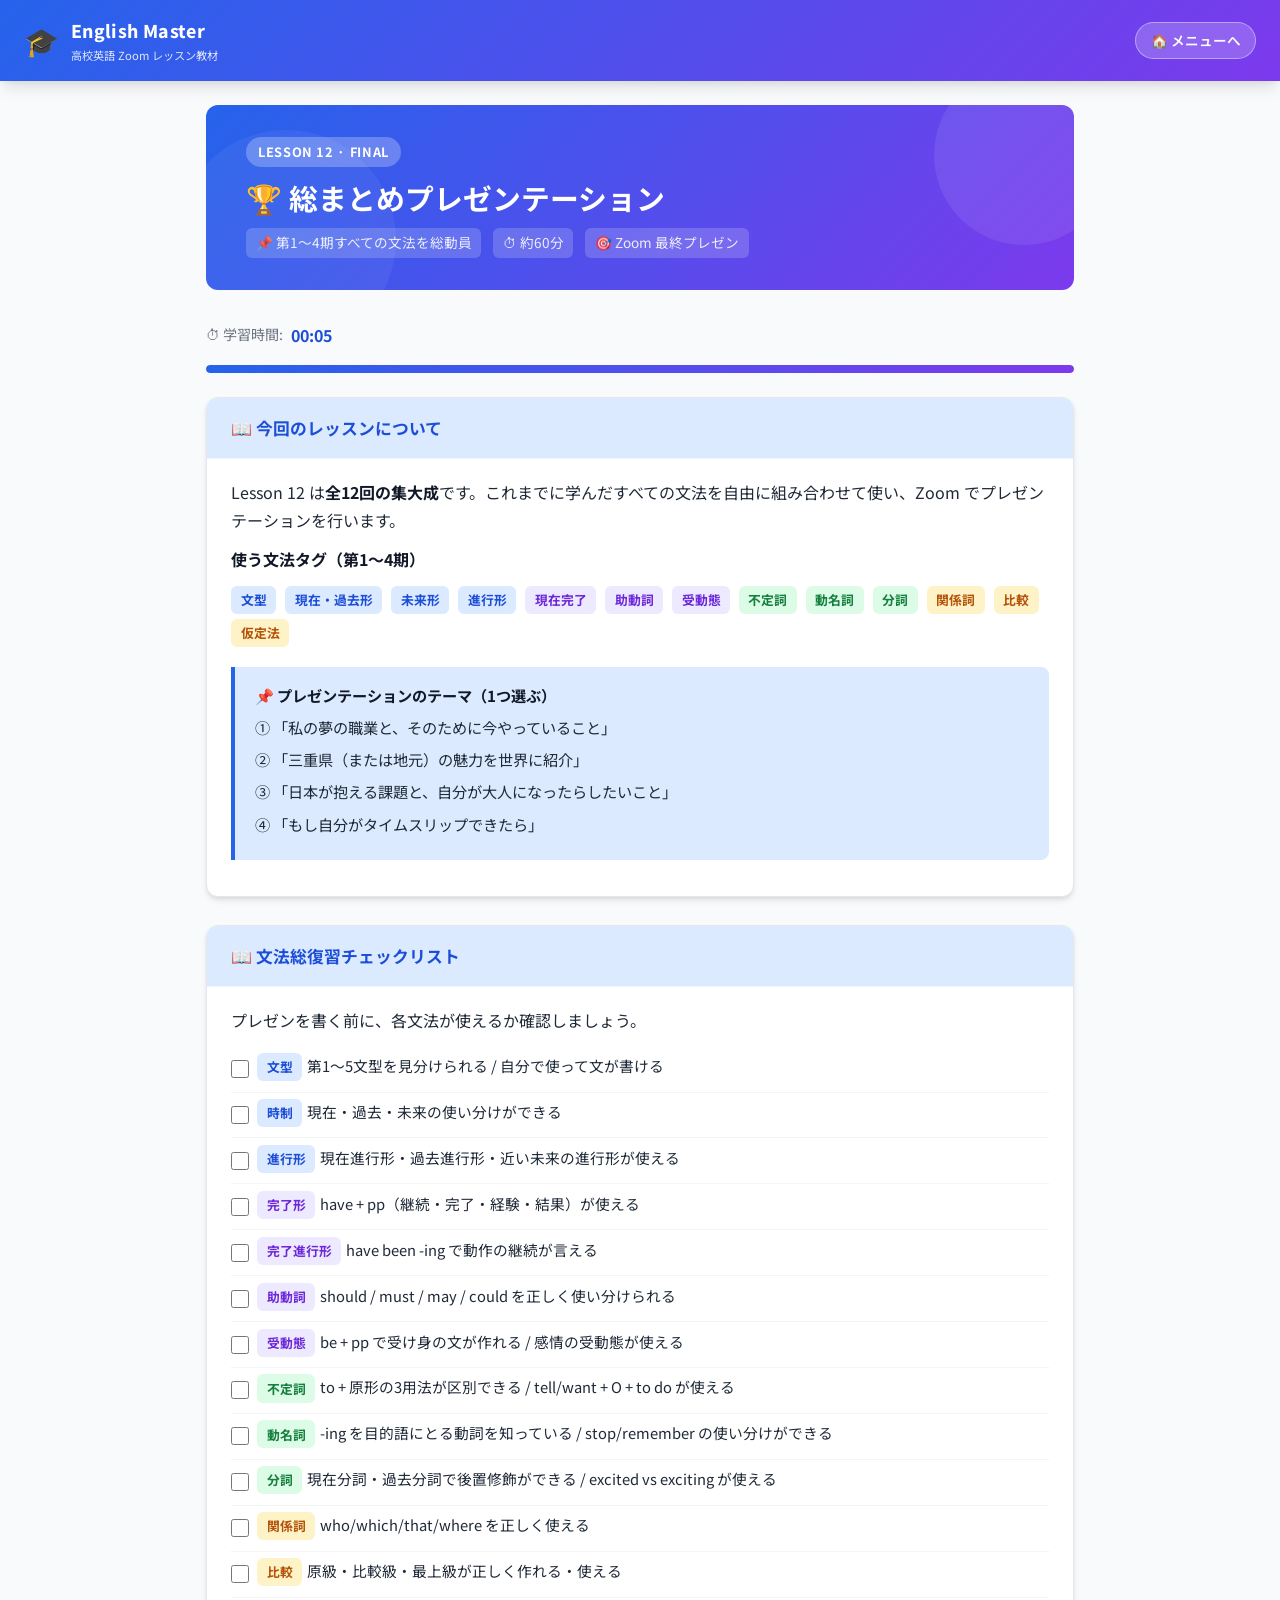
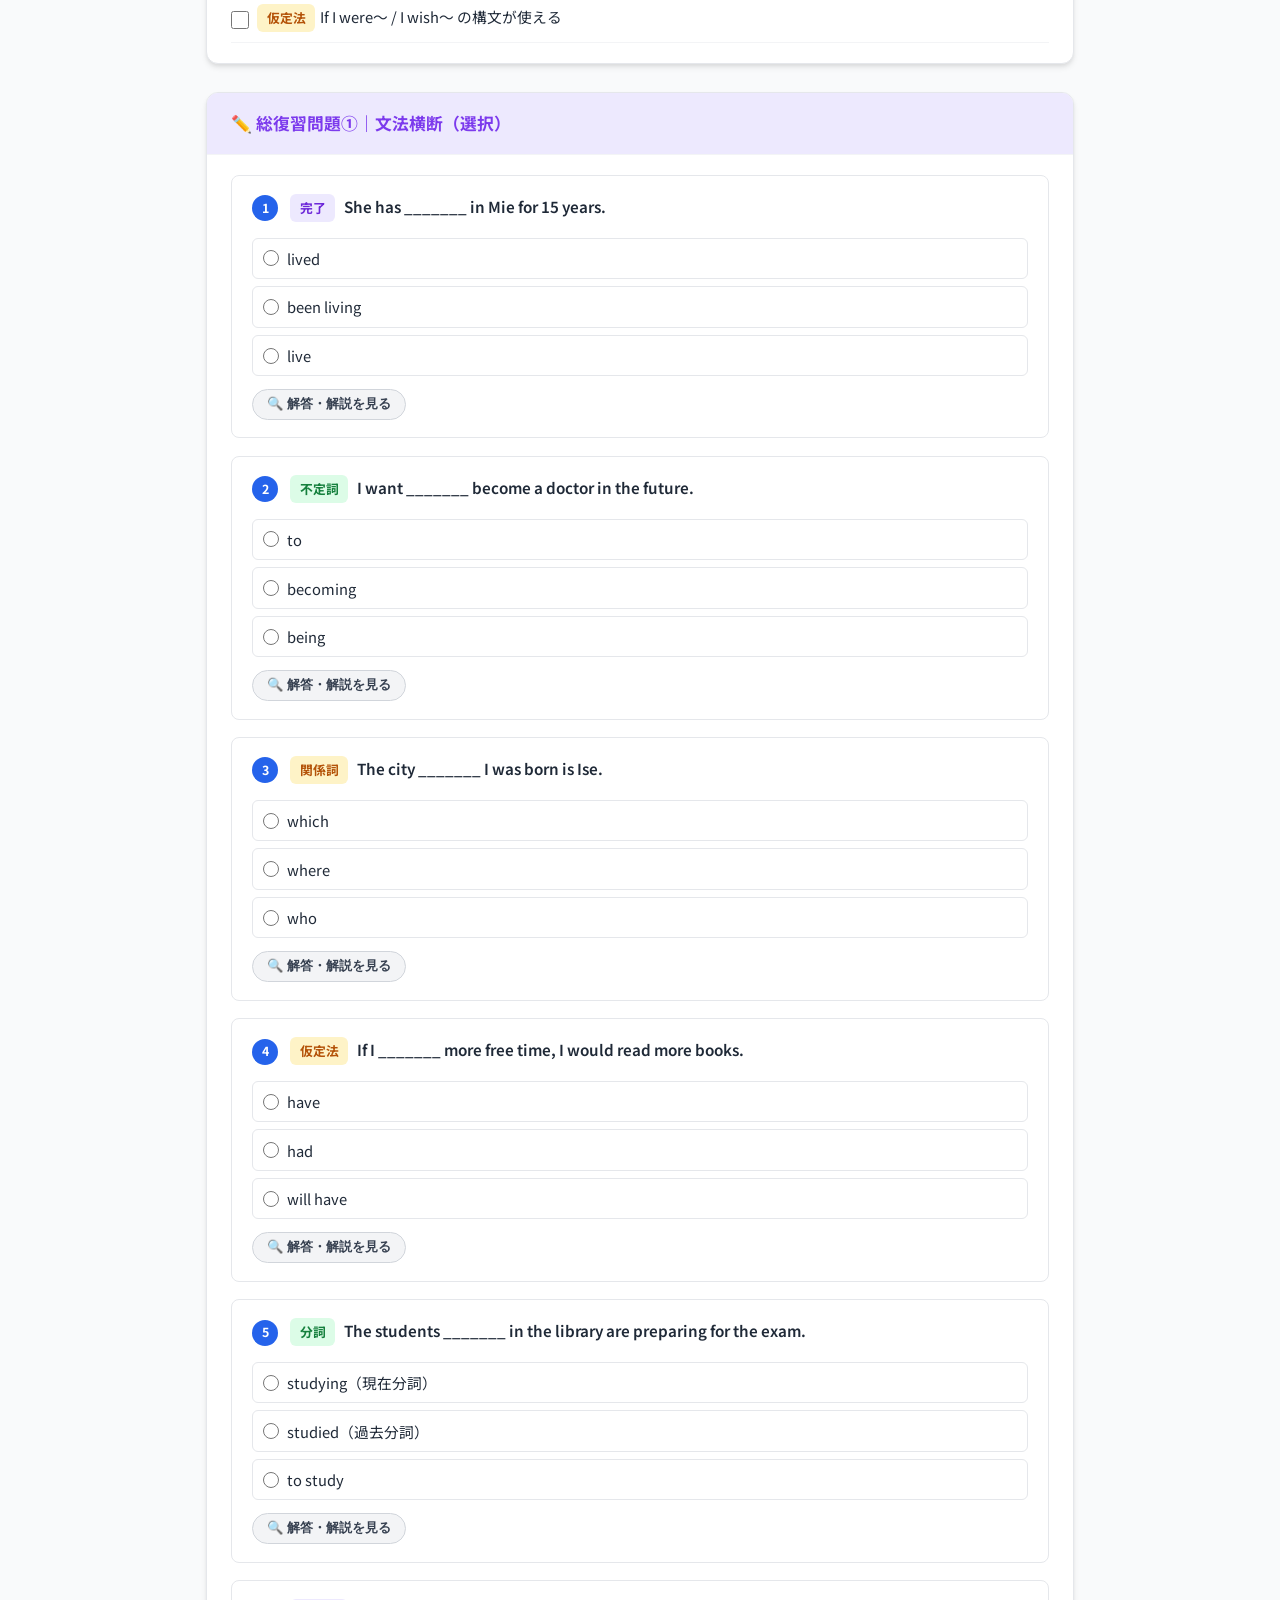
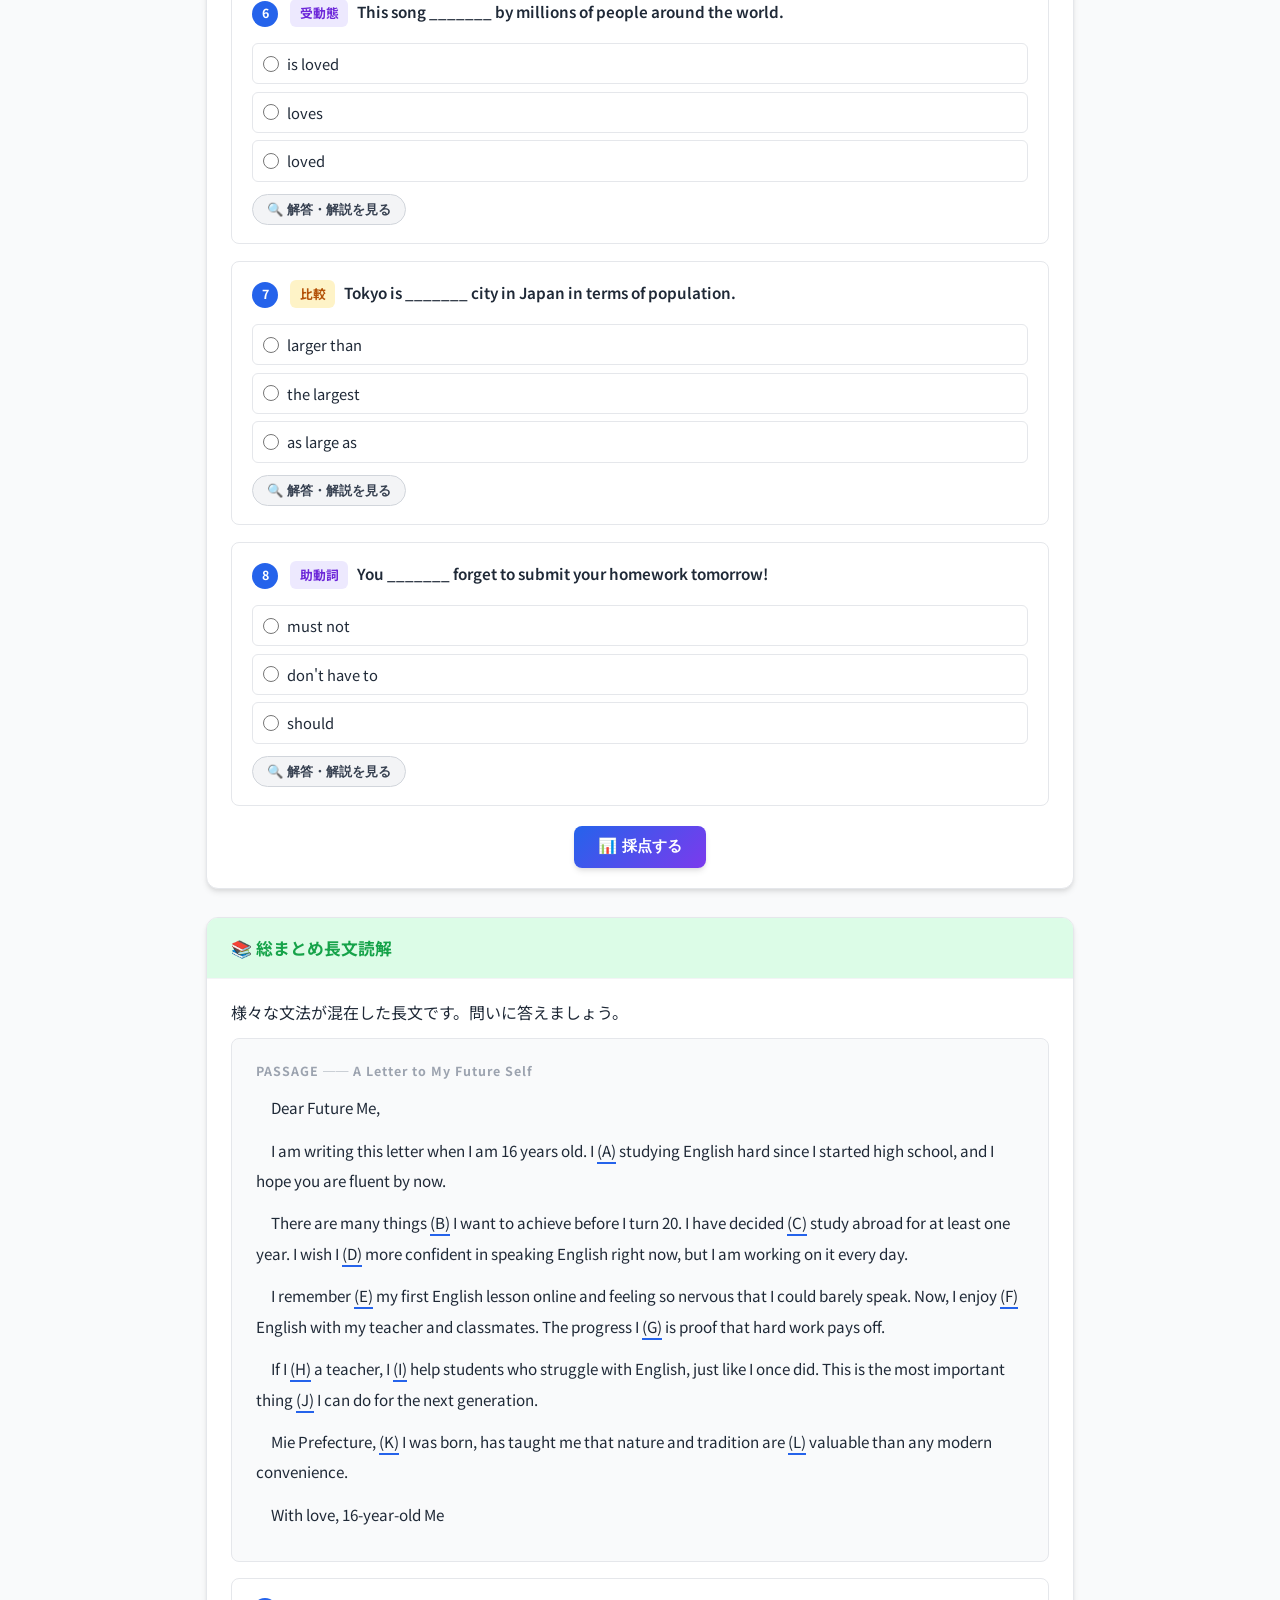
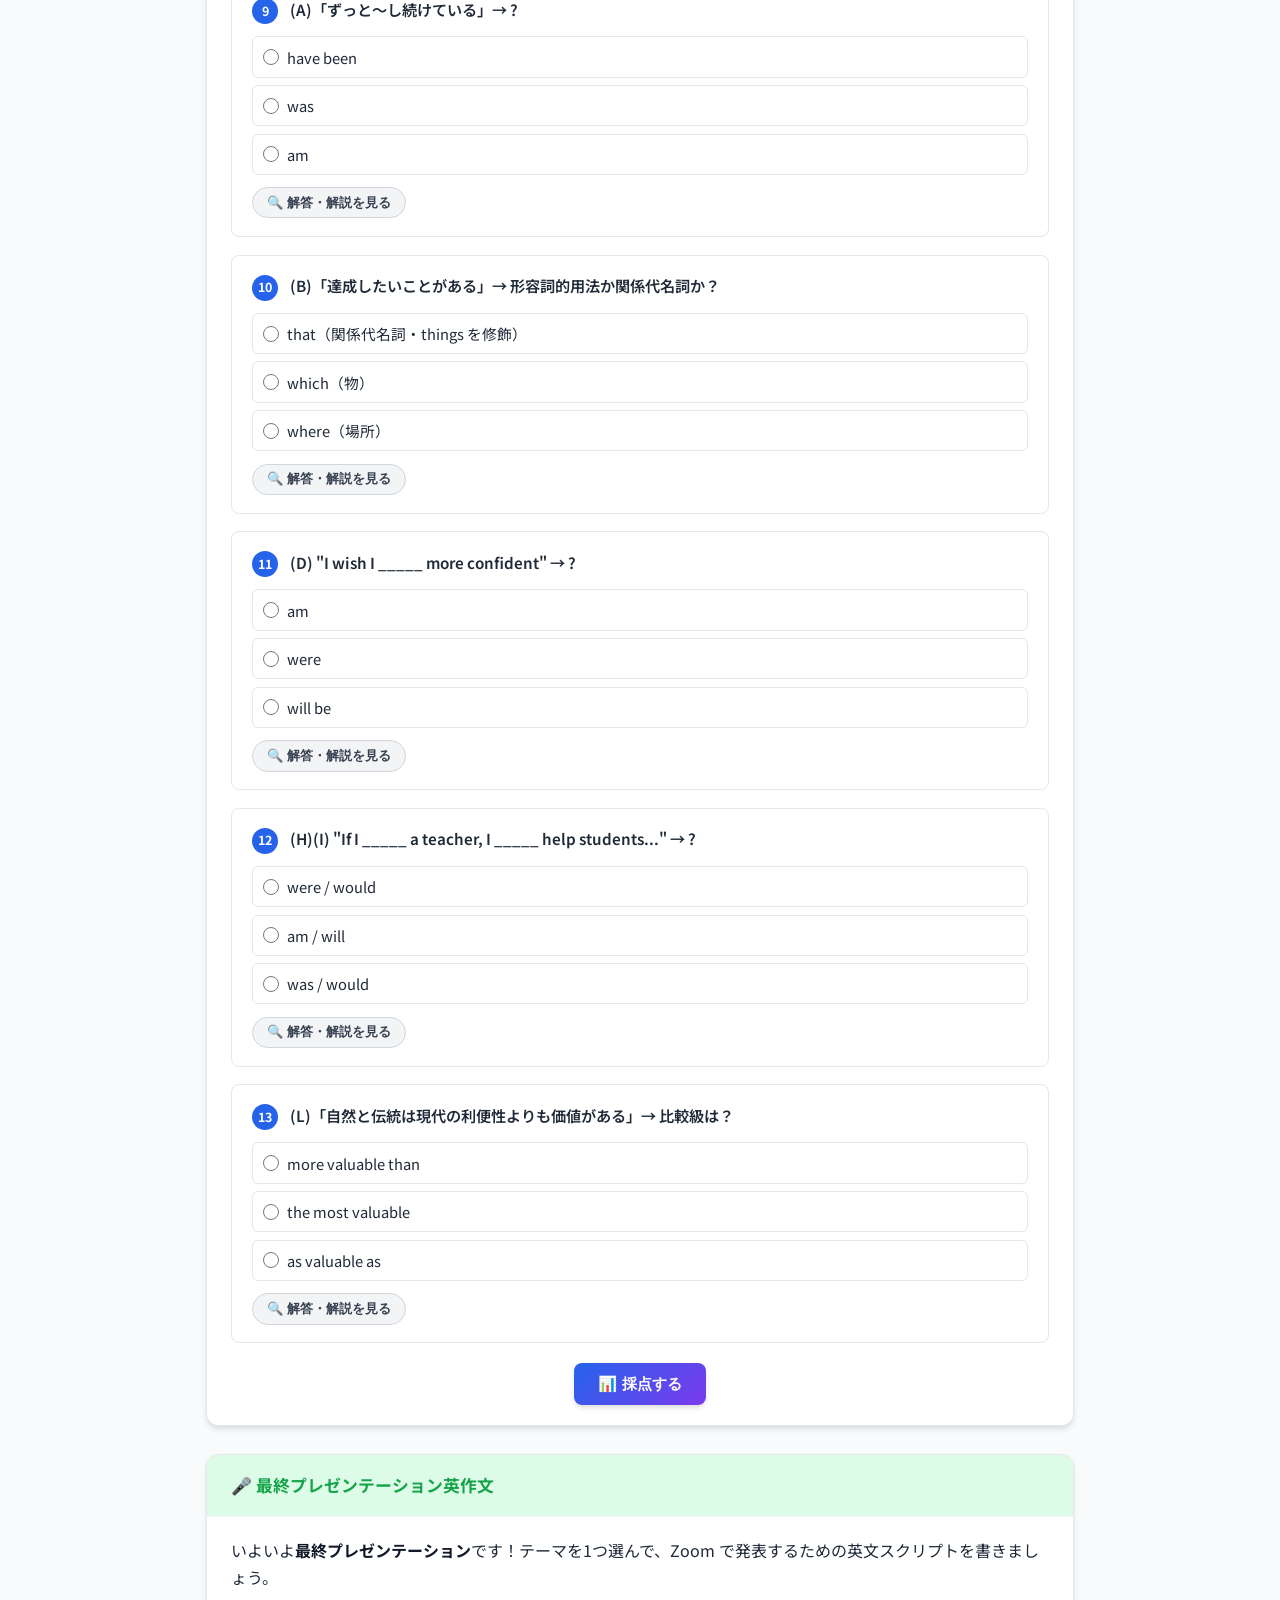
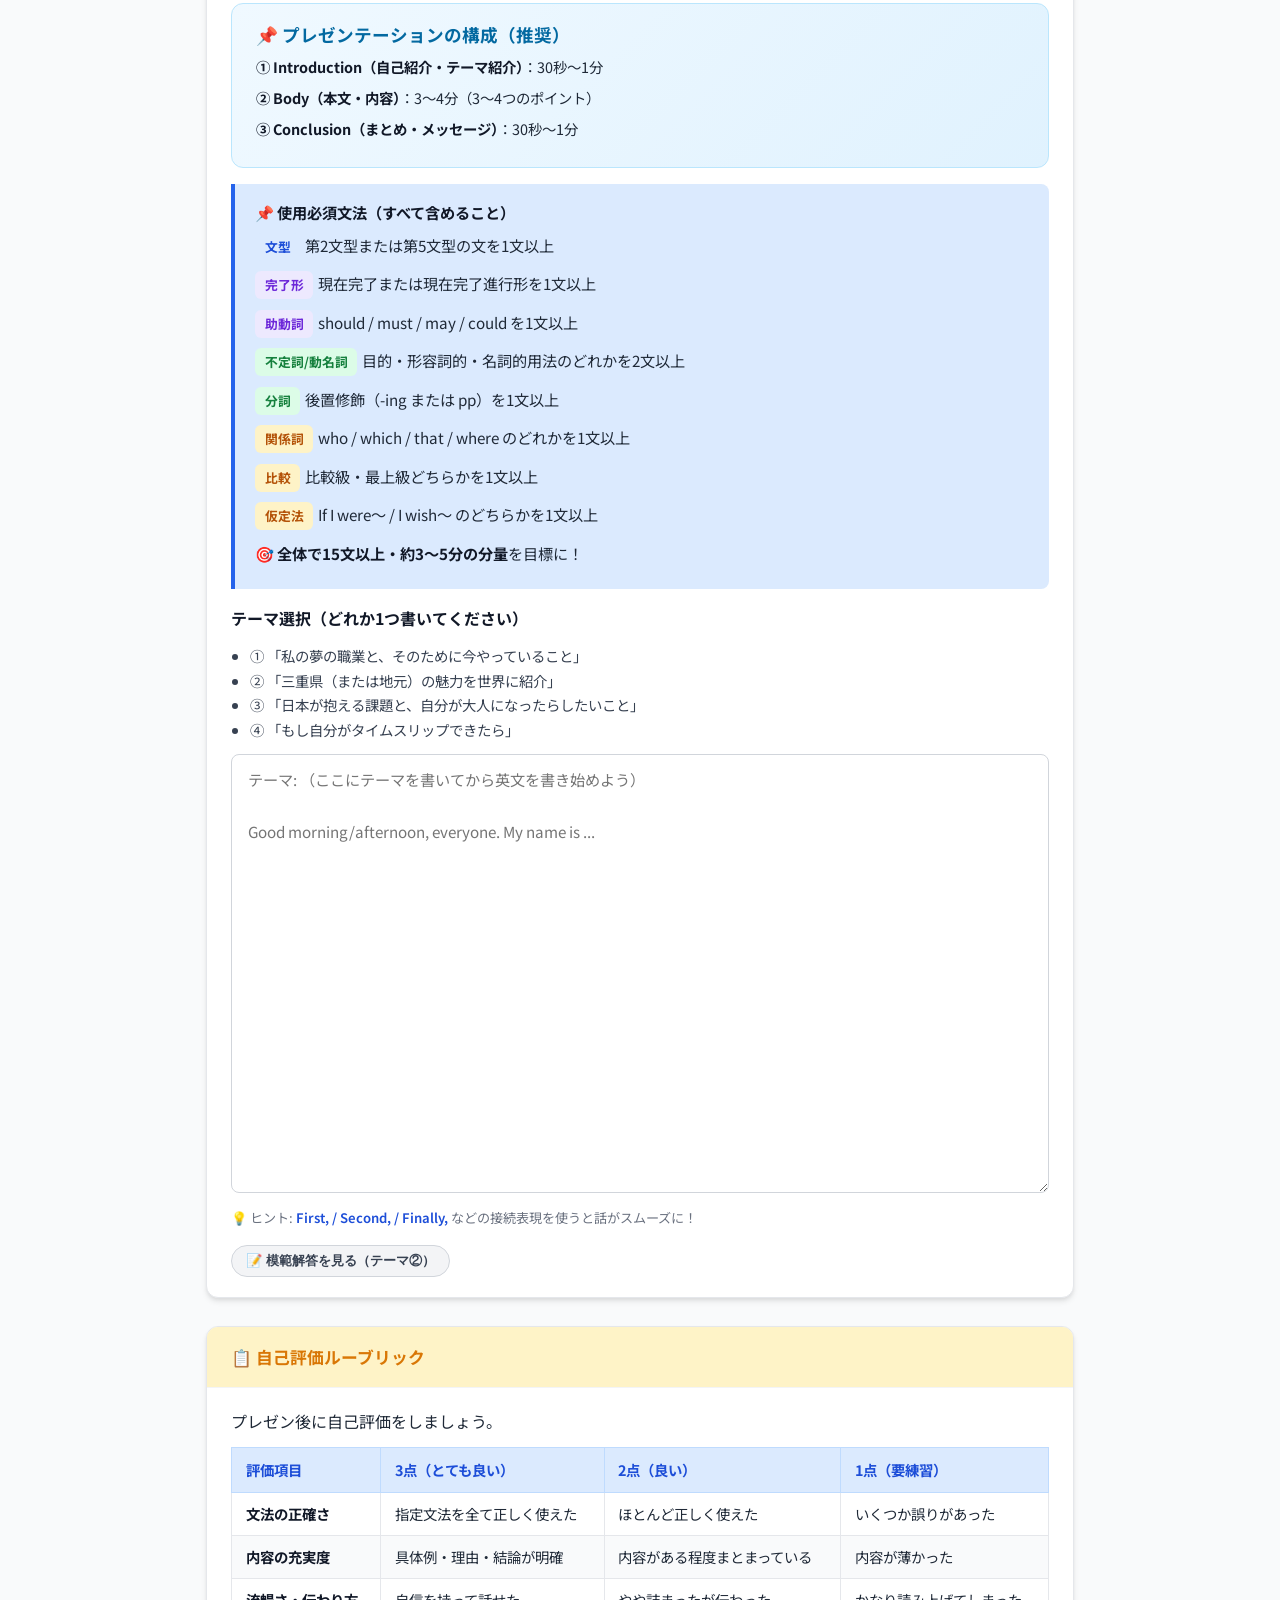
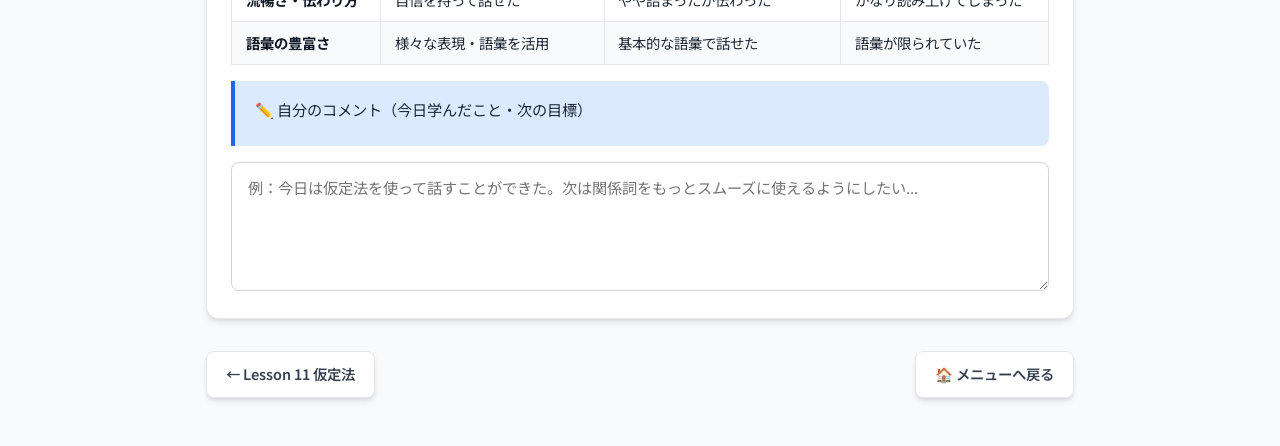
<file: lesson12.html>
<!DOCTYPE html>
<html lang="ja">
<head>
  <meta charset="UTF-8">
  <meta name="viewport" content="width=device-width, initial-scale=1.0">
  <title>Lesson 12 | 総まとめプレゼンテーション - English Master</title>
  <link rel="preconnect" href="https://fonts.googleapis.com">
  <link href="https://fonts.googleapis.com/css2?family=Noto+Sans+JP:wght@400;600;700;800&family=Inter:wght@400;600;700;800&display=swap" rel="stylesheet">
  <link rel="stylesheet" href="css/style.css">
  <style>
    .phase-tag {
      display: inline-block;
      border-radius: 6px;
      padding: .2rem .6rem;
      font-size: .8rem;
      font-weight: 700;
      margin-right: .3rem;
      margin-bottom: .25rem;
    }
    .tag-p1 { background: #dbeafe; color: #1d4ed8; }
    .tag-p2 { background: #ede9fe; color: #6d28d9; }
    .tag-p3 { background: #dcfce7; color: #15803d; }
    .tag-p4 { background: #fef3c7; color: #b45309; }
    .checklist { list-style: none; padding: 0; }
    .checklist li { display: flex; align-items: center; gap: .5rem; padding: .4rem 0; border-bottom: 1px solid var(--gray-100); font-size: .92rem; }
    .checklist li input[type=checkbox] { accent-color: var(--success); width: 18px; height: 18px; flex-shrink: 0; }
    .presentation-card {
      background: linear-gradient(135deg, #f0f9ff, #e0f2fe);
      border: 1.5px solid #bae6fd;
      border-radius: var(--radius);
      padding: 1.25rem 1.5rem;
      margin-bottom: 1rem;
    }
    .presentation-card h4 { color: #0369a1; margin-bottom: .5rem; }
  </style>
</head>
<body>
<header class="site-header">
  <a href="index.html" class="logo">
    <span class="logo-icon">🎓</span>
    <span><span class="logo-text">English Master</span><span class="logo-sub">高校英語 Zoom レッスン教材</span></span>
  </a>
  <a href="index.html" class="btn-home">🏠 メニューへ</a>
</header>

<main class="container">
  <div class="lesson-hero">
    <span class="lesson-badge">LESSON 12 · FINAL</span>
    <h1>🏆 総まとめプレゼンテーション</h1>
    <div class="lesson-meta">
      <span class="meta-tag">📌 第1〜4期すべての文法を総動員</span>
      <span class="meta-tag">⏱ 約60分</span>
      <span class="meta-tag">🎯 Zoom 最終プレゼン</span>
    </div>
  </div>

  <div class="timer-wrap">⏱ 学習時間: <span class="timer-num" id="timer">00:00</span></div>
  <div class="progress-bar-wrap"><div class="progress-bar-fill" id="progress" style="width:100%"></div></div>

  <!-- Overview -->
  <section class="section-card theme-blue">
    <div class="section-card-header">📖 今回のレッスンについて</div>
    <div class="section-card-body">
      <p>Lesson 12 は<strong>全12回の集大成</strong>です。これまでに学んだすべての文法を自由に組み合わせて使い、Zoom でプレゼンテーションを行います。</p>

      <p style="margin-top:.75rem"><strong>使う文法タグ（第1〜4期）</strong></p>
      <div>
        <span class="phase-tag tag-p1">文型</span>
        <span class="phase-tag tag-p1">現在・過去形</span>
        <span class="phase-tag tag-p1">未来形</span>
        <span class="phase-tag tag-p1">進行形</span>
        <span class="phase-tag tag-p2">現在完了</span>
        <span class="phase-tag tag-p2">助動詞</span>
        <span class="phase-tag tag-p2">受動態</span>
        <span class="phase-tag tag-p3">不定詞</span>
        <span class="phase-tag tag-p3">動名詞</span>
        <span class="phase-tag tag-p3">分詞</span>
        <span class="phase-tag tag-p4">関係詞</span>
        <span class="phase-tag tag-p4">比較</span>
        <span class="phase-tag tag-p4">仮定法</span>
      </div>

      <div class="grammar-box" style="margin-top:1rem;">
        <p>📌 <strong>プレゼンテーションのテーマ（1つ選ぶ）</strong></p>
        <p>① 「私の夢の職業と、そのために今やっていること」</p>
        <p>② 「三重県（または地元）の魅力を世界に紹介」</p>
        <p>③ 「日本が抱える課題と、自分が大人になったらしたいこと」</p>
        <p>④ 「もし自分がタイムスリップできたら」</p>
      </div>
    </div>
  </section>

  <!-- Review Grammar -->
  <section class="section-card theme-blue">
    <div class="section-card-header">📖 文法総復習チェックリスト</div>
    <div class="section-card-body">
      <p>プレゼンを書く前に、各文法が使えるか確認しましょう。</p>
      <ul class="checklist">
        <li><input type="checkbox"> <span><span class="phase-tag tag-p1">文型</span>第1〜5文型を見分けられる / 自分で使って文が書ける</span></li>
        <li><input type="checkbox"> <span><span class="phase-tag tag-p1">時制</span>現在・過去・未来の使い分けができる</span></li>
        <li><input type="checkbox"> <span><span class="phase-tag tag-p1">進行形</span>現在進行形・過去進行形・近い未来の進行形が使える</span></li>
        <li><input type="checkbox"> <span><span class="phase-tag tag-p2">完了形</span>have + pp（継続・完了・経験・結果）が使える</span></li>
        <li><input type="checkbox"> <span><span class="phase-tag tag-p2">完了進行形</span>have been -ing で動作の継続が言える</span></li>
        <li><input type="checkbox"> <span><span class="phase-tag tag-p2">助動詞</span>should / must / may / could を正しく使い分けられる</span></li>
        <li><input type="checkbox"> <span><span class="phase-tag tag-p2">受動態</span>be + pp で受け身の文が作れる / 感情の受動態が使える</span></li>
        <li><input type="checkbox"> <span><span class="phase-tag tag-p3">不定詞</span>to + 原形の3用法が区別できる / tell/want + O + to do が使える</span></li>
        <li><input type="checkbox"> <span><span class="phase-tag tag-p3">動名詞</span>-ing を目的語にとる動詞を知っている / stop/remember の使い分けができる</span></li>
        <li><input type="checkbox"> <span><span class="phase-tag tag-p3">分詞</span>現在分詞・過去分詞で後置修飾ができる / excited vs exciting が使える</span></li>
        <li><input type="checkbox"> <span><span class="phase-tag tag-p4">関係詞</span>who/which/that/where を正しく使える</span></li>
        <li><input type="checkbox"> <span><span class="phase-tag tag-p4">比較</span>原級・比較級・最上級が正しく作れる・使える</span></li>
        <li><input type="checkbox"> <span><span class="phase-tag tag-p4">仮定法</span>If I were〜 / I wish〜 の構文が使える</span></li>
      </ul>
    </div>
  </section>

  <!-- Final Review Quiz -->
  <section class="section-card theme-purple">
    <div class="section-card-header">✏️ 総復習問題①｜文法横断（選択）</div>
    <div class="section-card-body">
      <form id="mcq-form1">

        <div class="quiz-item">
          <div class="quiz-question"><span class="quiz-number">1</span><span class="phase-tag tag-p2">完了</span>She has _______ in Mie for 15 years.</div>
          <div class="quiz-options">
            <label class="quiz-option"><input type="radio" name="q1" data-correct="true"> lived</label>
            <label class="quiz-option"><input type="radio" name="q1"> been living</label>
            <label class="quiz-option"><input type="radio" name="q1"> live</label>
          </div>
          <div class="answer-section">
            <button type="button" class="btn-answer" onclick="toggleAnswer(this,'ans1')">🔍 解答・解説を見る</button>
            <div id="ans1" class="answer-content hidden">
              <div class="correct-ans">✅ lived（現在完了・継続）/ "been living" も正解</div>
              <div class="explanation">for 15 years（期間）→ 継続用法。live は状態動詞なのでどちらも使えますが、lived がシンプルで自然。</div>
            </div>
          </div>
        </div>

        <div class="quiz-item">
          <div class="quiz-question"><span class="quiz-number">2</span><span class="phase-tag tag-p3">不定詞</span>I want _______ become a doctor in the future.</div>
          <div class="quiz-options">
            <label class="quiz-option"><input type="radio" name="q2" data-correct="true"> to</label>
            <label class="quiz-option"><input type="radio" name="q2"> becoming</label>
            <label class="quiz-option"><input type="radio" name="q2"> being</label>
          </div>
          <div class="answer-section">
            <button type="button" class="btn-answer" onclick="toggleAnswer(this,'ans2')">🔍 解答・解説を見る</button>
            <div id="ans2" class="answer-content hidden">
              <div class="correct-ans">✅ to（want to do）</div>
              <div class="explanation">want は不定詞を目的語にとる動詞。want to become = 「〜になりたい」。</div>
            </div>
          </div>
        </div>

        <div class="quiz-item">
          <div class="quiz-question"><span class="quiz-number">3</span><span class="phase-tag tag-p4">関係詞</span>The city _______ I was born is Ise.</div>
          <div class="quiz-options">
            <label class="quiz-option"><input type="radio" name="q3"> which</label>
            <label class="quiz-option"><input type="radio" name="q3" data-correct="true"> where</label>
            <label class="quiz-option"><input type="radio" name="q3"> who</label>
          </div>
          <div class="answer-section">
            <button type="button" class="btn-answer" onclick="toggleAnswer(this,'ans3')">🔍 解答・解説を見る</button>
            <div id="ans3" class="answer-content hidden">
              <div class="correct-ans">✅ where（場所・関係副詞）</div>
              <div class="explanation">先行詞 The city（場所）、節が完全（I was born there）→ 関係副詞 where。</div>
            </div>
          </div>
        </div>

        <div class="quiz-item">
          <div class="quiz-question"><span class="quiz-number">4</span><span class="phase-tag tag-p4">仮定法</span>If I _______ more free time, I would read more books.</div>
          <div class="quiz-options">
            <label class="quiz-option"><input type="radio" name="q4"> have</label>
            <label class="quiz-option"><input type="radio" name="q4" data-correct="true"> had</label>
            <label class="quiz-option"><input type="radio" name="q4"> will have</label>
          </div>
          <div class="answer-section">
            <button type="button" class="btn-answer" onclick="toggleAnswer(this,'ans4')">🔍 解答・解説を見る</button>
            <div id="ans4" class="answer-content hidden">
              <div class="correct-ans">✅ had（仮定法過去）</div>
              <div class="explanation">would があるので仮定法過去。if節の動詞は過去形 had。「（実際は時間がないが）もし時間があればもっと本を読むのに。」</div>
            </div>
          </div>
        </div>

        <div class="quiz-item">
          <div class="quiz-question"><span class="quiz-number">5</span><span class="phase-tag tag-p3">分詞</span>The students _______ in the library are preparing for the exam.</div>
          <div class="quiz-options">
            <label class="quiz-option"><input type="radio" name="q5" data-correct="true"> studying（現在分詞）</label>
            <label class="quiz-option"><input type="radio" name="q5"> studied（過去分詞）</label>
            <label class="quiz-option"><input type="radio" name="q5"> to study</label>
          </div>
          <div class="answer-section">
            <button type="button" class="btn-answer" onclick="toggleAnswer(this,'ans5')">🔍 解答・解説を見る</button>
            <div id="ans5" class="answer-content hidden">
              <div class="correct-ans">✅ studying（現在分詞・後置修飾）</div>
              <div class="explanation">生徒が「自分で勉強している」（能動）→ 現在分詞 studying。図書館で勉強している生徒たちを後置修飾。</div>
            </div>
          </div>
        </div>

        <div class="quiz-item">
          <div class="quiz-question"><span class="quiz-number">6</span><span class="phase-tag tag-p2">受動態</span>This song _______ by millions of people around the world.</div>
          <div class="quiz-options">
            <label class="quiz-option"><input type="radio" name="q6" data-correct="true"> is loved</label>
            <label class="quiz-option"><input type="radio" name="q6"> loves</label>
            <label class="quiz-option"><input type="radio" name="q6"> loved</label>
          </div>
          <div class="answer-section">
            <button type="button" class="btn-answer" onclick="toggleAnswer(this,'ans6')">🔍 解答・解説を見る</button>
            <div id="ans6" class="answer-content hidden">
              <div class="correct-ans">✅ is loved（現在の受動態）</div>
              <div class="explanation">by millions of people という動作主があるので受動態。This song（単数）→ is + 過去分詞（loved）。</div>
            </div>
          </div>
        </div>

        <div class="quiz-item">
          <div class="quiz-question"><span class="quiz-number">7</span><span class="phase-tag tag-p4">比較</span>Tokyo is _______ city in Japan in terms of population.</div>
          <div class="quiz-options">
            <label class="quiz-option"><input type="radio" name="q7"> larger than</label>
            <label class="quiz-option"><input type="radio" name="q7" data-correct="true"> the largest</label>
            <label class="quiz-option"><input type="radio" name="q7"> as large as</label>
          </div>
          <div class="answer-section">
            <button type="button" class="btn-answer" onclick="toggleAnswer(this,'ans7')">🔍 解答・解説を見る</button>
            <div id="ans7" class="answer-content hidden">
              <div class="correct-ans">✅ the largest（最上級）</div>
              <div class="explanation">in Japan（範囲）という表現がヒント → 最上級。large → the largest。</div>
            </div>
          </div>
        </div>

        <div class="quiz-item">
          <div class="quiz-question"><span class="quiz-number">8</span><span class="phase-tag tag-p2">助動詞</span>You _______ forget to submit your homework tomorrow!</div>
          <div class="quiz-options">
            <label class="quiz-option"><input type="radio" name="q8" data-correct="true"> must not</label>
            <label class="quiz-option"><input type="radio" name="q8"> don't have to</label>
            <label class="quiz-option"><input type="radio" name="q8"> should</label>
          </div>
          <div class="answer-section">
            <button type="button" class="btn-answer" onclick="toggleAnswer(this,'ans8')">🔍 解答・解説を見る</button>
            <div id="ans8" class="answer-content hidden">
              <div class="correct-ans">✅ must not（禁止）</div>
              <div class="explanation">「提出を忘れてはいけない！」→ 強い禁止 = must not。don't have to だと「しなくていい」になります。</div>
            </div>
          </div>
        </div>

        <div style="text-align:center; margin-top:1.25rem;">
          <button type="button" class="btn-check-all" onclick="calcScore('mcq-form1','score1')">📊 採点する</button>
        </div>
        <div id="score1"></div>
      </form>
    </div>
  </section>

  <!-- Reading -->
  <section class="section-card theme-green">
    <div class="section-card-header">📚 総まとめ長文読解</div>
    <div class="section-card-body">
      <p>様々な文法が混在した長文です。問いに答えましょう。</p>
      <div class="reading-passage">
        <div class="passage-num">PASSAGE ── A Letter to My Future Self</div>
        <p>　Dear Future Me,</p>
        <p>　I am writing this letter when I am 16 years old. I <span class="underline">(A)</span> studying English hard since I started high school, and I hope you are fluent by now.</p>
        <p>　There are many things <span class="underline">(B)</span> I want to achieve before I turn 20. I have decided <span class="underline">(C)</span> study abroad for at least one year. I wish I <span class="underline">(D)</span> more confident in speaking English right now, but I am working on it every day.</p>
        <p>　I remember <span class="underline">(E)</span> my first English lesson online and feeling so nervous that I could barely speak. Now, I enjoy <span class="underline">(F)</span> English with my teacher and classmates. The progress I <span class="underline">(G)</span> is proof that hard work pays off.</p>
        <p>　If I <span class="underline">(H)</span> a teacher, I <span class="underline">(I)</span> help students who struggle with English, just like I once did. This is the most important thing <span class="underline">(J)</span> I can do for the next generation.</p>
        <p>　Mie Prefecture, <span class="underline">(K)</span> I was born, has taught me that nature and tradition are <span class="underline">(L)</span> valuable than any modern convenience.</p>
        <p>　With love, 16-year-old Me</p>
      </div>

      <form id="mcq-form2">
        <div class="quiz-item">
          <div class="quiz-question"><span class="quiz-number">9</span>(A)「ずっと〜し続けている」→ ?</div>
          <div class="quiz-options">
            <label class="quiz-option"><input type="radio" name="rq1" data-correct="true"> have been</label>
            <label class="quiz-option"><input type="radio" name="rq1"> was</label>
            <label class="quiz-option"><input type="radio" name="rq1"> am</label>
          </div>
          <div class="answer-section">
            <button type="button" class="btn-answer" onclick="toggleAnswer(this,'rans1')">🔍 解答・解説を見る</button>
            <div id="rans1" class="answer-content hidden">
              <div class="correct-ans">✅ have been（→ have been studying）現在完了進行形</div>
              <div class="explanation">since I started high school（高校入学から）→ 継続。study は動作動詞 → 現在完了進行形が自然。</div>
            </div>
          </div>
        </div>

        <div class="quiz-item">
          <div class="quiz-question"><span class="quiz-number">10</span>(B)「達成したいことがある」→ 形容詞的用法か関係代名詞か？</div>
          <div class="quiz-options">
            <label class="quiz-option"><input type="radio" name="rq2" data-correct="true"> that（関係代名詞・things を修飾）</label>
            <label class="quiz-option"><input type="radio" name="rq2"> which（物）</label>
            <label class="quiz-option"><input type="radio" name="rq2"> where（場所）</label>
          </div>
          <div class="answer-section">
            <button type="button" class="btn-answer" onclick="toggleAnswer(this,'rans2')">🔍 解答・解説を見る</button>
            <div id="rans2" class="answer-content hidden">
              <div class="correct-ans">✅ that（または which）関係代名詞</div>
              <div class="explanation">many things（物）を修飾し、節の中で目的語。→ 関係代名詞 that / which（省略も可）。</div>
            </div>
          </div>
        </div>

        <div class="quiz-item">
          <div class="quiz-question"><span class="quiz-number">11</span>(D) "I wish I _____ more confident" → ?</div>
          <div class="quiz-options">
            <label class="quiz-option"><input type="radio" name="rq3"> am</label>
            <label class="quiz-option"><input type="radio" name="rq3" data-correct="true"> were</label>
            <label class="quiz-option"><input type="radio" name="rq3"> will be</label>
          </div>
          <div class="answer-section">
            <button type="button" class="btn-answer" onclick="toggleAnswer(this,'rans3')">🔍 解答・解説を見る</button>
            <div id="rans3" class="answer-content hidden">
              <div class="correct-ans">✅ were（I wish + 仮定法過去）</div>
              <div class="explanation">I wish + 仮定法過去 → be動詞は were。「もっと自信があればいいのに（実際はそうでない）」。</div>
            </div>
          </div>
        </div>

        <div class="quiz-item">
          <div class="quiz-question"><span class="quiz-number">12</span>(H)(I) "If I _____ a teacher, I _____ help students..." → ?</div>
          <div class="quiz-options">
            <label class="quiz-option"><input type="radio" name="rq4" data-correct="true"> were / would</label>
            <label class="quiz-option"><input type="radio" name="rq4"> am / will</label>
            <label class="quiz-option"><input type="radio" name="rq4"> was / would</label>
          </div>
          <div class="answer-section">
            <button type="button" class="btn-answer" onclick="toggleAnswer(this,'rans4')">🔍 解答・解説を見る</button>
            <div id="rans4" class="answer-content hidden">
              <div class="correct-ans">✅ were / would（仮定法過去）</div>
              <div class="explanation">「もし先生だったら〜するのに（今は先生ではない）」→ 仮定法過去。were + would が正解。</div>
            </div>
          </div>
        </div>

        <div class="quiz-item">
          <div class="quiz-question"><span class="quiz-number">13</span>(L)「自然と伝統は現代の利便性よりも価値がある」→ 比較級は？</div>
          <div class="quiz-options">
            <label class="quiz-option"><input type="radio" name="rq5" data-correct="true"> more valuable than</label>
            <label class="quiz-option"><input type="radio" name="rq5"> the most valuable</label>
            <label class="quiz-option"><input type="radio" name="rq5"> as valuable as</label>
          </div>
          <div class="answer-section">
            <button type="button" class="btn-answer" onclick="toggleAnswer(this,'rans5')">🔍 解答・解説を見る</button>
            <div id="rans5" class="answer-content hidden">
              <div class="correct-ans">✅ more valuable than（比較級 + than）</div>
              <div class="explanation">any modern convenience と比較しているので比較級 + than。valuable は3音節以上 → more valuable。</div>
            </div>
          </div>
        </div>

        <div style="text-align:center; margin-top:1.25rem;">
          <button type="button" class="btn-check-all" onclick="calcScore('mcq-form2','score2')">📊 採点する</button>
        </div>
        <div id="score2"></div>
      </form>
    </div>
  </section>

  <!-- Final Presentation Writing -->
  <section class="section-card theme-green">
    <div class="section-card-header">🎤 最終プレゼンテーション英作文</div>
    <div class="section-card-body">
      <p>いよいよ<strong>最終プレゼンテーション</strong>です！テーマを1つ選んで、Zoom で発表するための英文スクリプトを書きましょう。</p>

      <div class="presentation-card">
        <h4>📌 プレゼンテーションの構成（推奨）</h4>
        <p style="font-size:.9rem; margin-bottom:.4rem;"><strong>① Introduction（自己紹介・テーマ紹介）</strong>：30秒〜1分</p>
        <p style="font-size:.9rem; margin-bottom:.4rem;"><strong>② Body（本文・内容）</strong>：3〜4分（3〜4つのポイント）</p>
        <p style="font-size:.9rem; margin-bottom:.4rem;"><strong>③ Conclusion（まとめ・メッセージ）</strong>：30秒〜1分</p>
      </div>

      <div class="grammar-box">
        <p>📌 <strong>使用必須文法（すべて含めること）</strong></p>
        <p><span class="phase-tag tag-p1">文型</span>第2文型または第5文型の文を1文以上</p>
        <p><span class="phase-tag tag-p2">完了形</span>現在完了または現在完了進行形を1文以上</p>
        <p><span class="phase-tag tag-p2">助動詞</span>should / must / may / could を1文以上</p>
        <p><span class="phase-tag tag-p3">不定詞/動名詞</span>目的・形容詞的・名詞的用法のどれかを2文以上</p>
        <p><span class="phase-tag tag-p3">分詞</span>後置修飾（-ing または pp）を1文以上</p>
        <p><span class="phase-tag tag-p4">関係詞</span>who / which / that / where のどれかを1文以上</p>
        <p><span class="phase-tag tag-p4">比較</span>比較級・最上級どちらかを1文以上</p>
        <p><span class="phase-tag tag-p4">仮定法</span>If I were〜 / I wish〜 のどちらかを1文以上</p>
        <p>🎯 <strong>全体で15文以上・約3〜5分の分量</strong>を目標に！</p>
      </div>

      <p><strong>テーマ選択（どれか1つ書いてください）</strong></p>
      <ul style="margin-bottom:.75rem; padding-left:1.2rem; font-size:.9rem; color:var(--gray-700);">
        <li>① 「私の夢の職業と、そのために今やっていること」</li>
        <li>② 「三重県（または地元）の魅力を世界に紹介」</li>
        <li>③ 「日本が抱える課題と、自分が大人になったらしたいこと」</li>
        <li>④ 「もし自分がタイムスリップできたら」</li>
      </ul>

      <textarea class="writing-area" placeholder="テーマ: （ここにテーマを書いてから英文を書き始めよう）&#10;&#10;Good morning/afternoon, everyone. My name is ..." rows="16"></textarea>
      <div class="writing-hint">💡 ヒント: <span>First, / Second, / Finally,</span> などの接続表現を使うと話がスムーズに！</div>

      <div style="margin-top:1rem;">
        <button type="button" class="btn-answer" onclick="toggleAnswer(this,'sample1')">📝 模範解答を見る（テーマ②）</button>
        <div id="sample1" class="answer-content hidden" style="margin-top:.75rem;">
          <div class="correct-ans">📝 模範解答例（テーマ②：三重県の魅力を世界に紹介）</div>
          <div class="explanation" style="line-height:2;">
            Good afternoon, everyone. My name is Hana, and I am a first-year high school student living in Mie Prefecture, Japan. <em>（第2文型）</em><br><br>
            Today, I would like to talk about the amazing charms of Mie that I think people around the world should know about. <em>（助動詞 should / 不定詞）</em><br><br>
            Mie is a place <em>where</em> ancient Japanese culture and breathtaking nature come together. <em>（関係副詞）</em><br><br>
            First, Ise Jingu, which is visited by millions of people every year, is the most sacred Shinto shrine in Japan. <em>（関係代名詞 / 受動態 / 最上級）</em><br><br>
            The buildings <em>reconstructed every 20 years</em> show the importance of keeping traditions alive. <em>（過去分詞の後置修飾）</em><br><br>
            I have been proud of living in this area since I was a child. <em>（現在完了進行形）</em><br><br>
            Second, Mie is more famous for its seafood than any other prefecture in Japan. <em>（比較級）</em><br><br>
            Ise lobster and fresh oysters — you can enjoy amazing flavors found nowhere else! <em>（過去分詞の後置修飾）</em><br><br>
            I wish people <em>around the world could</em> experience this taste. <em>（I wish + 仮定法）</em><br><br>
            Finally, if you want to enjoy both history and nature, Mie is the perfect destination. <em>（不定詞・副詞的用法）</em><br><br>
            I would love to invite all of you to visit Mie someday. <em>（不定詞・名詞的用法）</em><br><br>
            If I <em>were</em> a tour guide, I <em>would</em> take you to all the hidden gems of Mie. <em>（仮定法過去）</em><br><br>
            Thank you for listening!
          </div>
        </div>
      </div>
    </div>
  </section>

  <!-- Evaluation Rubric -->
  <section class="section-card theme-orange">
    <div class="section-card-header">📋 自己評価ルーブリック</div>
    <div class="section-card-body">
      <p>プレゼン後に自己評価をしましょう。</p>
      <table class="grammar-table">
        <thead><tr><th>評価項目</th><th>3点（とても良い）</th><th>2点（良い）</th><th>1点（要練習）</th></tr></thead>
        <tbody>
          <tr>
            <td><strong>文法の正確さ</strong></td>
            <td>指定文法を全て正しく使えた</td>
            <td>ほとんど正しく使えた</td>
            <td>いくつか誤りがあった</td>
          </tr>
          <tr>
            <td><strong>内容の充実度</strong></td>
            <td>具体例・理由・結論が明確</td>
            <td>内容がある程度まとまっている</td>
            <td>内容が薄かった</td>
          </tr>
          <tr>
            <td><strong>流暢さ・伝わり方</strong></td>
            <td>自信を持って話せた</td>
            <td>やや詰まったが伝わった</td>
            <td>かなり読み上げてしまった</td>
          </tr>
          <tr>
            <td><strong>語彙の豊富さ</strong></td>
            <td>様々な表現・語彙を活用</td>
            <td>基本的な語彙で話せた</td>
            <td>語彙が限られていた</td>
          </tr>
        </tbody>
      </table>
      <div class="grammar-box" style="margin-top:1rem;">
        <p>✏️ 自分のコメント（今日学んだこと・次の目標）</p>
      </div>
      <textarea class="writing-area" placeholder="例：今日は仮定法を使って話すことができた。次は関係詞をもっとスムーズに使えるようにしたい..." rows="4"></textarea>
    </div>
  </section>

  <nav class="lesson-nav">
    <a href="lesson11.html">← Lesson 11 仮定法</a>
    <a href="index.html">🏠 メニューへ戻る</a>
  </nav>
</main>

<script src="js/common.js"></script>
<script>
  startTimer('timer');
  setupMCQ('mcq-form1');
  setupMCQ('mcq-form2');
  updateProgress('progress', 12, 12);
</script>
</body>
</html>
</file>
<file: css/style.css>
/* ===== Global Reset & Base ===== */
*, *::before, *::after { box-sizing: border-box; margin: 0; padding: 0; }

:root {
  --primary: #2563eb;
  --primary-dark: #1d4ed8;
  --primary-light: #dbeafe;
  --secondary: #7c3aed;
  --secondary-light: #ede9fe;
  --success: #16a34a;
  --success-light: #dcfce7;
  --warning: #d97706;
  --warning-light: #fef3c7;
  --danger: #dc2626;
  --danger-light: #fee2e2;
  --gray-50: #f9fafb;
  --gray-100: #f3f4f6;
  --gray-200: #e5e7eb;
  --gray-300: #d1d5db;
  --gray-400: #9ca3af;
  --gray-500: #6b7280;
  --gray-600: #4b5563;
  --gray-700: #374151;
  --gray-800: #1f2937;
  --gray-900: #111827;
  --font-sans: 'Noto Sans JP', 'Inter', sans-serif;
  --font-mono: 'Fira Code', monospace;
  --radius: 12px;
  --radius-sm: 8px;
  --shadow: 0 4px 6px -1px rgba(0,0,0,.1), 0 2px 4px -1px rgba(0,0,0,.06);
  --shadow-md: 0 10px 15px -3px rgba(0,0,0,.1), 0 4px 6px -2px rgba(0,0,0,.05);
  --shadow-lg: 0 20px 25px -5px rgba(0,0,0,.1), 0 10px 10px -5px rgba(0,0,0,.04);
}

html { font-size: 16px; scroll-behavior: smooth; }
body {
  font-family: var(--font-sans);
  background: var(--gray-50);
  color: var(--gray-800);
  line-height: 1.7;
  min-height: 100vh;
}

/* ===== Typography ===== */
h1, h2, h3, h4 { font-weight: 700; line-height: 1.3; }
h1 { font-size: 2rem; }
h2 { font-size: 1.5rem; }
h3 { font-size: 1.25rem; }
h4 { font-size: 1.1rem; }
p { margin-bottom: .75rem; }
strong { font-weight: 700; color: var(--gray-900); }
em { font-style: italic; color: var(--primary-dark); font-weight: 600; }

/* ===== Utility ===== */
.text-center { text-align: center; }
.hidden { display: none !important; }
.flex { display: flex; }
.items-center { align-items: center; }
.gap-2 { gap: .5rem; }
.gap-3 { gap: .75rem; }
.gap-4 { gap: 1rem; }
.mt-1 { margin-top: .25rem; }
.mt-2 { margin-top: .5rem; }
.mt-3 { margin-top: .75rem; }
.mt-4 { margin-top: 1rem; }
.mb-2 { margin-bottom: .5rem; }
.mb-4 { margin-bottom: 1rem; }
.w-full { width: 100%; }

/* ===== Header ===== */
.site-header {
  background: linear-gradient(135deg, var(--primary) 0%, var(--secondary) 100%);
  color: #fff;
  padding: 1rem 1.5rem;
  display: flex;
  align-items: center;
  justify-content: space-between;
  position: sticky;
  top: 0;
  z-index: 100;
  box-shadow: var(--shadow-md);
}
.site-header .logo {
  display: flex;
  align-items: center;
  gap: .75rem;
  text-decoration: none;
  color: #fff;
}
.site-header .logo .logo-icon {
  font-size: 1.75rem;
}
.site-header .logo .logo-text {
  font-size: 1.1rem;
  font-weight: 800;
  letter-spacing: .02em;
}
.site-header .logo .logo-sub {
  font-size: .7rem;
  opacity: .85;
  display: block;
  font-weight: 400;
}
.btn-home {
  background: rgba(255,255,255,.2);
  color: #fff;
  border: 1.5px solid rgba(255,255,255,.4);
  padding: .4rem .9rem;
  border-radius: 20px;
  font-size: .85rem;
  font-weight: 600;
  cursor: pointer;
  text-decoration: none;
  transition: background .2s;
}
.btn-home:hover { background: rgba(255,255,255,.35); }

/* ===== Main Layout ===== */
.container {
  max-width: 900px;
  margin: 0 auto;
  padding: 1.5rem 1rem 3rem;
}

/* ===== Lesson Header ===== */
.lesson-hero {
  background: linear-gradient(135deg, var(--primary) 0%, var(--secondary) 100%);
  color: #fff;
  border-radius: var(--radius);
  padding: 2rem 2.5rem;
  margin-bottom: 2rem;
  position: relative;
  overflow: hidden;
}
.lesson-hero::before {
  content: '';
  position: absolute;
  top: -40px; right: -40px;
  width: 180px; height: 180px;
  border-radius: 50%;
  background: rgba(255,255,255,.08);
}
.lesson-hero::after {
  content: '';
  position: absolute;
  bottom: -60px; left: -30px;
  width: 220px; height: 220px;
  border-radius: 50%;
  background: rgba(255,255,255,.05);
}
.lesson-badge {
  display: inline-block;
  background: rgba(255,255,255,.25);
  border-radius: 20px;
  padding: .25rem .75rem;
  font-size: .8rem;
  font-weight: 700;
  letter-spacing: .05em;
  margin-bottom: .75rem;
}
.lesson-hero h1 { font-size: 1.8rem; margin-bottom: .5rem; }
.lesson-hero .lesson-meta {
  display: flex;
  flex-wrap: wrap;
  gap: .75rem;
  margin-top: .75rem;
  font-size: .85rem;
  opacity: .9;
}
.lesson-meta .meta-tag {
  background: rgba(255,255,255,.2);
  border-radius: 6px;
  padding: .2rem .6rem;
}

/* ===== Progress Bar ===== */
.progress-bar-wrap {
  background: var(--gray-200);
  border-radius: 999px;
  height: 8px;
  margin-bottom: 1.5rem;
  overflow: hidden;
}
.progress-bar-fill {
  height: 100%;
  border-radius: 999px;
  background: linear-gradient(90deg, var(--primary), var(--secondary));
  transition: width .4s ease;
}

/* ===== Section Cards ===== */
.section-card {
  background: #fff;
  border-radius: var(--radius);
  box-shadow: var(--shadow);
  margin-bottom: 1.75rem;
  overflow: hidden;
  border: 1px solid var(--gray-200);
}
.section-card-header {
  padding: 1rem 1.5rem;
  font-weight: 700;
  font-size: 1.05rem;
  display: flex;
  align-items: center;
  gap: .6rem;
  border-bottom: 1px solid var(--gray-100);
}
.section-card-body { padding: 1.25rem 1.5rem; }

/* Section color themes */
.section-card.theme-blue .section-card-header { background: var(--primary-light); color: var(--primary-dark); }
.section-card.theme-purple .section-card-header { background: var(--secondary-light); color: var(--secondary); }
.section-card.theme-green .section-card-header { background: var(--success-light); color: var(--success); }
.section-card.theme-orange .section-card-header { background: var(--warning-light); color: var(--warning); }
.section-card.theme-red .section-card-header { background: var(--danger-light); color: var(--danger); }

/* ===== Grammar Explanation Box ===== */
.grammar-box {
  background: var(--primary-light);
  border-left: 4px solid var(--primary);
  border-radius: 0 var(--radius-sm) var(--radius-sm) 0;
  padding: 1rem 1.25rem;
  margin-bottom: 1rem;
}
.grammar-box .formula {
  font-family: var(--font-mono);
  font-size: 1.05rem;
  font-weight: 700;
  color: var(--primary-dark);
  background: #fff;
  border-radius: 6px;
  padding: .4rem .8rem;
  display: inline-block;
  margin: .25rem 0;
}
.grammar-box p { margin-bottom: .4rem; font-size: .95rem; }

.example-box {
  background: var(--gray-50);
  border: 1px solid var(--gray-200);
  border-radius: var(--radius-sm);
  padding: .85rem 1.1rem;
  margin: .5rem 0;
}
.example-box .eng {
  font-size: 1rem;
  font-weight: 600;
  color: var(--gray-900);
  margin-bottom: .2rem;
}
.example-box .jpn {
  font-size: .85rem;
  color: var(--gray-500);
}
.example-box .highlight {
  color: var(--primary);
  text-decoration: underline;
  text-underline-offset: 3px;
}

.point-box {
  background: var(--warning-light);
  border: 1px solid #fcd34d;
  border-radius: var(--radius-sm);
  padding: .85rem 1.1rem;
  margin: .75rem 0;
  font-size: .9rem;
}
.point-box::before { content: '💡 '; font-weight: 700; }

.vocab-grid {
  display: grid;
  grid-template-columns: repeat(auto-fill, minmax(220px, 1fr));
  gap: .6rem;
  margin: .75rem 0;
}
.vocab-item {
  background: var(--gray-50);
  border: 1px solid var(--gray-200);
  border-radius: 8px;
  padding: .5rem .75rem;
  font-size: .9rem;
}
.vocab-item .word { font-weight: 700; color: var(--primary-dark); }
.vocab-item .meaning { color: var(--gray-500); font-size: .82rem; }

/* ===== Quiz Section ===== */
.quiz-item {
  background: #fff;
  border: 1.5px solid var(--gray-200);
  border-radius: var(--radius-sm);
  padding: 1.1rem 1.25rem;
  margin-bottom: 1.1rem;
  transition: border-color .2s;
}
.quiz-item:hover { border-color: var(--primary); }
.quiz-number {
  display: inline-flex;
  align-items: center;
  justify-content: center;
  width: 26px; height: 26px;
  background: var(--primary);
  color: #fff;
  border-radius: 50%;
  font-size: .78rem;
  font-weight: 700;
  margin-right: .5rem;
  flex-shrink: 0;
}
.quiz-question {
  font-size: .95rem;
  font-weight: 600;
  color: var(--gray-800);
  margin-bottom: .75rem;
  display: flex;
  align-items: baseline;
  gap: .25rem;
}
.quiz-options { display: flex; flex-direction: column; gap: .45rem; }
.quiz-option {
  display: flex;
  align-items: center;
  gap: .5rem;
  cursor: pointer;
  padding: .45rem .6rem;
  border-radius: 6px;
  border: 1.5px solid var(--gray-200);
  transition: background .15s, border-color .15s;
  font-size: .92rem;
}
.quiz-option:hover { background: var(--primary-light); border-color: var(--primary); }
.quiz-option.correct { background: var(--success-light); border-color: var(--success); color: var(--success); font-weight: 600; }
.quiz-option.wrong { background: var(--danger-light); border-color: var(--danger); color: var(--danger); }
.quiz-option input[type=radio] { accent-color: var(--primary); width: 16px; height: 16px; }

.fill-input {
  border: 1.5px solid var(--gray-300);
  border-radius: 6px;
  padding: .4rem .75rem;
  font-size: .95rem;
  font-family: var(--font-sans);
  width: 100%;
  max-width: 400px;
  transition: border-color .2s;
}
.fill-input:focus { outline: none; border-color: var(--primary); box-shadow: 0 0 0 3px var(--primary-light); }
.fill-input.correct-input { border-color: var(--success); background: var(--success-light); }
.fill-input.wrong-input { border-color: var(--danger); background: var(--danger-light); }

/* ===== Answer Reveal ===== */
.answer-section {
  margin-top: .75rem;
}
.btn-answer {
  background: var(--gray-100);
  border: 1.5px solid var(--gray-300);
  border-radius: 20px;
  padding: .35rem .9rem;
  font-size: .82rem;
  font-weight: 600;
  cursor: pointer;
  display: inline-flex;
  align-items: center;
  gap: .35rem;
  transition: background .2s, border-color .2s;
  color: var(--gray-700);
}
.btn-answer:hover { background: var(--primary-light); border-color: var(--primary); color: var(--primary-dark); }
.btn-answer.revealed { background: var(--success-light); border-color: var(--success); color: var(--success); }

.answer-content {
  background: var(--success-light);
  border: 1px solid #86efac;
  border-radius: var(--radius-sm);
  padding: .85rem 1rem;
  margin-top: .6rem;
  font-size: .9rem;
}
.answer-content .correct-ans {
  font-weight: 700;
  color: var(--success);
  font-size: 1rem;
  margin-bottom: .3rem;
}
.answer-content .explanation { color: var(--gray-700); line-height: 1.6; }

/* ===== Buttons ===== */
.btn {
  display: inline-flex;
  align-items: center;
  gap: .4rem;
  padding: .55rem 1.2rem;
  border-radius: 8px;
  font-size: .92rem;
  font-weight: 600;
  cursor: pointer;
  border: none;
  transition: all .2s;
}
.btn-primary { background: var(--primary); color: #fff; }
.btn-primary:hover { background: var(--primary-dark); box-shadow: var(--shadow); }
.btn-secondary { background: var(--gray-200); color: var(--gray-700); }
.btn-secondary:hover { background: var(--gray-300); }
.btn-success { background: var(--success); color: #fff; }
.btn-success:hover { background: #15803d; }
.btn-check-all {
  background: linear-gradient(135deg, var(--primary), var(--secondary));
  color: #fff;
  border-radius: 8px;
  padding: .65rem 1.5rem;
  font-size: .95rem;
  font-weight: 700;
  cursor: pointer;
  border: none;
  box-shadow: var(--shadow);
  transition: opacity .2s, box-shadow .2s;
  display: inline-flex;
  align-items: center;
  gap: .5rem;
}
.btn-check-all:hover { opacity: .9; box-shadow: var(--shadow-md); }

/* ===== Writing / Long Reading ===== */
.reading-passage {
  background: var(--gray-50);
  border: 1px solid var(--gray-200);
  border-radius: var(--radius-sm);
  padding: 1.25rem 1.5rem;
  font-size: .95rem;
  line-height: 2;
  margin-bottom: 1rem;
  position: relative;
}
.reading-passage .passage-num {
  font-size: .78rem;
  color: var(--gray-400);
  margin-bottom: .5rem;
  font-weight: 700;
  letter-spacing: .08em;
}
.reading-passage .underline { border-bottom: 2px solid var(--primary); padding-bottom: 1px; }

.writing-area {
  width: 100%;
  min-height: 100px;
  border: 1.5px solid var(--gray-300);
  border-radius: 8px;
  padding: .75rem 1rem;
  font-size: .95rem;
  font-family: var(--font-sans);
  resize: vertical;
  transition: border-color .2s;
  line-height: 1.7;
}
.writing-area:focus { outline: none; border-color: var(--primary); box-shadow: 0 0 0 3px var(--primary-light); }

.writing-hint {
  font-size: .82rem;
  color: var(--gray-500);
  margin-top: .4rem;
}
.writing-hint span { font-weight: 600; color: var(--primary-dark); }

/* ===== Score Display ===== */
.score-display {
  background: linear-gradient(135deg, var(--primary), var(--secondary));
  color: #fff;
  border-radius: var(--radius);
  padding: 1.5rem 2rem;
  text-align: center;
  margin-top: 1.5rem;
}
.score-number { font-size: 2.5rem; font-weight: 900; }
.score-label { font-size: .9rem; opacity: .9; }

/* ===== Navigation ===== */
.lesson-nav {
  display: flex;
  justify-content: space-between;
  margin-top: 2rem;
  gap: 1rem;
  flex-wrap: wrap;
}
.lesson-nav a {
  display: inline-flex;
  align-items: center;
  gap: .4rem;
  padding: .65rem 1.2rem;
  border-radius: 8px;
  font-weight: 600;
  font-size: .9rem;
  text-decoration: none;
  background: #fff;
  border: 1.5px solid var(--gray-200);
  color: var(--gray-700);
  transition: all .2s;
  box-shadow: var(--shadow);
}
.lesson-nav a:hover { border-color: var(--primary); color: var(--primary); background: var(--primary-light); }

/* ===== Home Page Specific ===== */
.home-hero {
  background: linear-gradient(135deg, var(--primary) 0%, var(--secondary) 100%);
  color: #fff;
  border-radius: var(--radius);
  padding: 3rem 2.5rem;
  text-align: center;
  margin-bottom: 2.5rem;
  position: relative;
  overflow: hidden;
}
.home-hero::before {
  content: '🎓';
  font-size: 8rem;
  position: absolute;
  top: -20px; right: -10px;
  opacity: .08;
}
.home-hero h1 { font-size: 2.2rem; margin-bottom: .5rem; }
.home-hero p { font-size: 1rem; opacity: .9; max-width: 500px; margin: 0 auto; }

.phase-section { margin-bottom: 2.5rem; }
.phase-title {
  font-size: 1.15rem;
  font-weight: 800;
  margin-bottom: 1rem;
  padding-bottom: .5rem;
  border-bottom: 2.5px solid;
  display: flex;
  align-items: center;
  gap: .5rem;
}
.phase-1 { border-color: #3b82f6; color: #1d4ed8; }
.phase-2 { border-color: #7c3aed; color: #6d28d9; }
.phase-3 { border-color: #16a34a; color: #15803d; }
.phase-4 { border-color: #d97706; color: #b45309; }

.lesson-grid {
  display: grid;
  grid-template-columns: repeat(auto-fill, minmax(260px, 1fr));
  gap: 1rem;
}
.lesson-card {
  background: #fff;
  border: 1.5px solid var(--gray-200);
  border-radius: var(--radius);
  padding: 1.25rem 1.4rem;
  text-decoration: none;
  color: var(--gray-800);
  box-shadow: var(--shadow);
  transition: transform .2s, box-shadow .2s, border-color .2s;
  display: block;
}
.lesson-card:hover { transform: translateY(-3px); box-shadow: var(--shadow-md); border-color: var(--primary); }
.lesson-card .card-num {
  font-size: .78rem;
  font-weight: 700;
  letter-spacing: .06em;
  color: var(--gray-400);
  margin-bottom: .3rem;
}
.lesson-card .card-title { font-size: 1rem; font-weight: 700; margin-bottom: .4rem; color: var(--gray-900); }
.lesson-card .card-target { font-size: .82rem; color: var(--gray-500); line-height: 1.5; }
.lesson-card .card-badge {
  display: inline-block;
  margin-top: .6rem;
  font-size: .75rem;
  font-weight: 700;
  border-radius: 4px;
  padding: .15rem .5rem;
}
.badge-blue { background: var(--primary-light); color: var(--primary-dark); }
.badge-purple { background: var(--secondary-light); color: var(--secondary); }
.badge-green { background: var(--success-light); color: var(--success); }
.badge-orange { background: var(--warning-light); color: var(--warning); }

/* ===== Table styles ===== */
.grammar-table { width: 100%; border-collapse: collapse; margin: .75rem 0; font-size: .9rem; }
.grammar-table th {
  background: var(--primary-light);
  color: var(--primary-dark);
  font-weight: 700;
  padding: .6rem .85rem;
  text-align: left;
  border: 1px solid #bfdbfe;
}
.grammar-table td {
  padding: .55rem .85rem;
  border: 1px solid var(--gray-200);
  vertical-align: top;
}
.grammar-table tr:nth-child(even) td { background: var(--gray-50); }

/* ===== Sentence Pattern Diagram ===== */
.s-pattern {
  display: flex;
  align-items: stretch;
  gap: 4px;
  flex-wrap: wrap;
  margin: .5rem 0;
}
.s-part {
  padding: .35rem .65rem;
  border-radius: 6px;
  font-weight: 700;
  font-size: .85rem;
  text-align: center;
}
.s-s { background: #dbeafe; color: #1d4ed8; }
.s-v { background: #fce7f3; color: #be185d; }
.s-o { background: #d1fae5; color: #065f46; }
.s-c { background: #fef3c7; color: #92400e; }
.s-m { background: #ede9fe; color: #5b21b6; }
.s-arrow { display: flex; align-items: center; color: var(--gray-400); font-size: 1rem; }

/* ===== Responsive ===== */
@media (max-width: 640px) {
  .container { padding: 1rem .75rem 2rem; }
  .lesson-hero { padding: 1.5rem 1.25rem; }
  .lesson-hero h1 { font-size: 1.4rem; }
  .home-hero { padding: 2rem 1.25rem; }
  .home-hero h1 { font-size: 1.6rem; }
  .section-card-body { padding: 1rem 1rem; }
  .site-header { padding: .75rem 1rem; }
  .lesson-grid { grid-template-columns: 1fr; }
}

/* ===== Animations ===== */
@keyframes fadeIn { from { opacity: 0; transform: translateY(8px); } to { opacity: 1; transform: translateY(0); } }
.fade-in { animation: fadeIn .3s ease; }

@keyframes popIn { from { transform: scale(.9); opacity: 0; } to { transform: scale(1); opacity: 1; } }
.pop-in { animation: popIn .25s ease; }

/* ===== Scroll to top ===== */
.scroll-top {
  position: fixed;
  bottom: 1.5rem;
  right: 1.5rem;
  background: var(--primary);
  color: #fff;
  border: none;
  border-radius: 50%;
  width: 44px; height: 44px;
  font-size: 1.2rem;
  cursor: pointer;
  box-shadow: var(--shadow-md);
  display: none;
  align-items: center;
  justify-content: center;
  transition: background .2s;
  z-index: 200;
}
.scroll-top:hover { background: var(--primary-dark); }
.scroll-top.show { display: flex; }

/* ===== Timer ===== */
.timer-wrap {
  display: flex;
  align-items: center;
  gap: .5rem;
  font-size: .88rem;
  color: var(--gray-500);
  margin-bottom: 1rem;
}
.timer-wrap .timer-num { font-weight: 700; color: var(--primary-dark); font-size: 1rem; }
</file>
